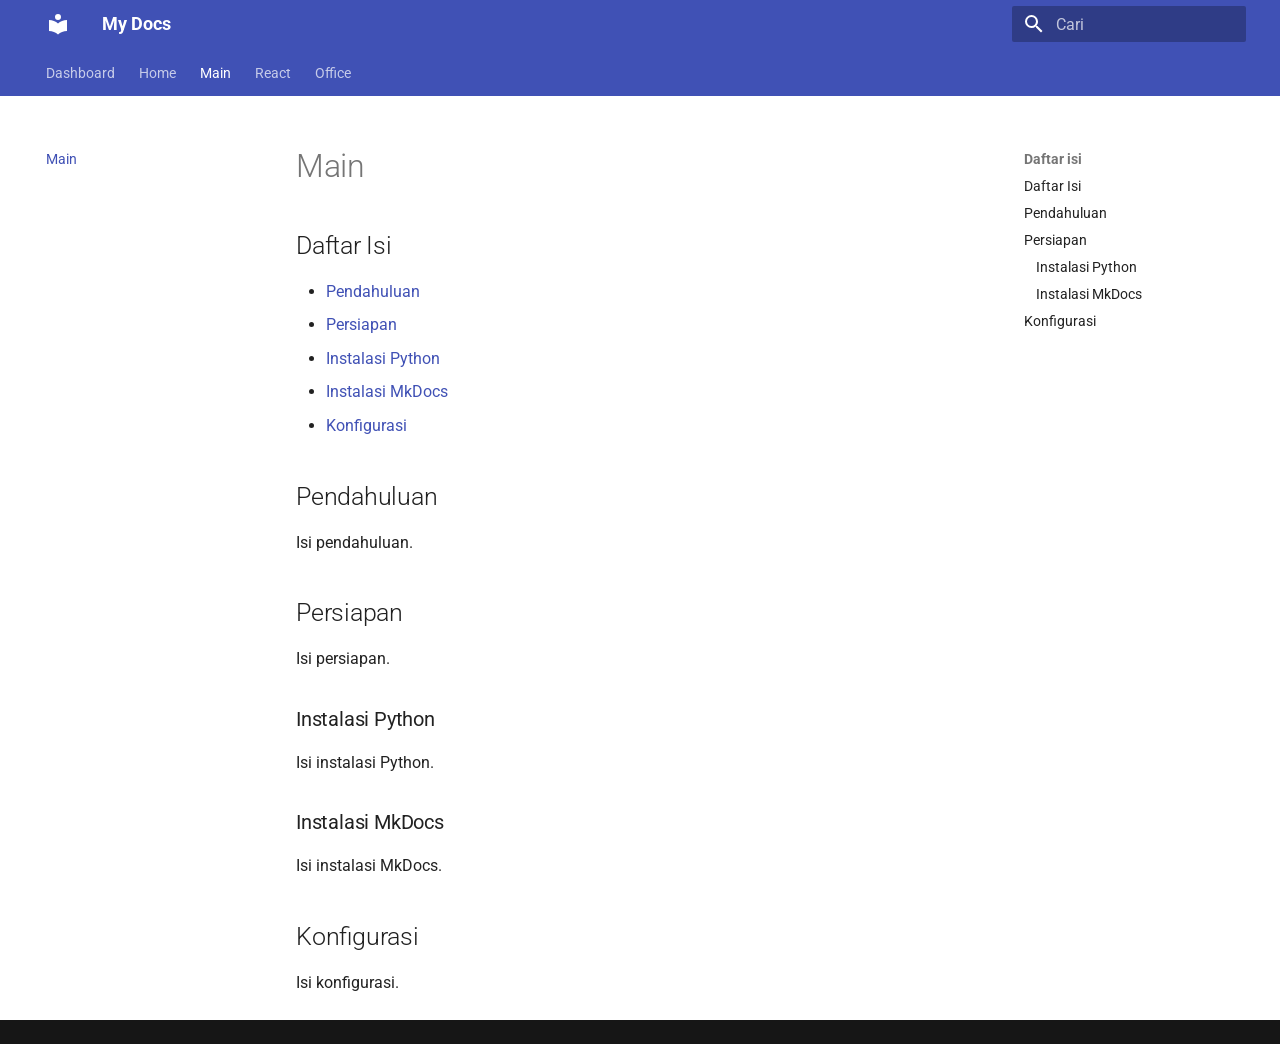
<file: main/index.html>
<!doctype html>
<html lang="id" class="no-js">
  <head>
    
      <meta charset="utf-8">
      <meta name="viewport" content="width=device-width,initial-scale=1">
      
        <meta name="description" content="Dokumentasi">
      
      
        <meta name="author" content="Dodiman">
      
      
      
        <link rel="prev" href="../beranda/">
      
      
        <link rel="next" href="../reactWeb/">
      
      
        
      
      
      <link rel="icon" href="../assets/images/favicon.png">
      <meta name="generator" content="mkdocs-1.6.1, mkdocs-material-9.8.1">
    
    
      
        <title>Main - My Docs</title>
      
    
    
      <link rel="stylesheet" href="../assets/stylesheets/main.57a0d79d.min.css">
      
      


    
    
      
    
    
      
        
        
        <link rel="preconnect" href="https://fonts.gstatic.com" crossorigin>
        <link rel="stylesheet" href="https://fonts.googleapis.com/css?family=Roboto:300,300i,400,400i,700,700i%7CRoboto+Mono:400,400i,700,700i&display=fallback">
        <style>:root{--md-text-font:"Roboto";--md-code-font:"Roboto Mono"}</style>
      
    
    
      <link rel="stylesheet" href="../assets/css/custom.css">
    
    <script>__md_scope=new URL("..",location),__md_hash=e=>[...e].reduce(((e,_)=>(e<<5)-e+_.charCodeAt(0)),0),__md_get=(e,_=localStorage,t=__md_scope)=>JSON.parse(_.getItem(t.pathname+"."+e)),__md_set=(e,_,t=localStorage,a=__md_scope)=>{try{t.setItem(a.pathname+"."+e,JSON.stringify(_))}catch(e){}}</script>
    
      

    
    
  </head>
  
  
    <body dir="ltr">
  
    
    <input class="md-toggle" data-md-toggle="drawer" type="checkbox" id="__drawer" autocomplete="off">
    <input class="md-toggle" data-md-toggle="search" type="checkbox" id="__search" autocomplete="off">
    <label class="md-overlay" for="__drawer"></label>
    <div data-md-component="skip">
      
        
        <a href="#daftar-isi" class="md-skip">
          Lewati ke isi
        </a>
      
    </div>
    <div data-md-component="announce">
      
    </div>
    
    
      

<header class="md-header" data-md-component="header">
  <nav class="md-header__inner md-grid" aria-label="Header">
    <a href=".." title="My Docs" class="md-header__button md-logo" aria-label="My Docs" data-md-component="logo">
      
  
  <svg xmlns="http://www.w3.org/2000/svg" viewBox="0 0 24 24"><path d="M12 8a3 3 0 0 0 3-3 3 3 0 0 0-3-3 3 3 0 0 0-3 3 3 3 0 0 0 3 3m0 3.54C9.64 9.35 6.5 8 3 8v11c3.5 0 6.64 1.35 9 3.54 2.36-2.19 5.5-3.54 9-3.54V8c-3.5 0-6.64 1.35-9 3.54"/></svg>

    </a>
    <label class="md-header__button md-icon" for="__drawer">
      
      <svg xmlns="http://www.w3.org/2000/svg" viewBox="0 0 24 24"><path d="M3 6h18v2H3zm0 5h18v2H3zm0 5h18v2H3z"/></svg>
    </label>
    <div class="md-header__title" data-md-component="header-title">
      <div class="md-header__ellipsis">
        <div class="md-header__topic">
          <span class="md-ellipsis">
            My Docs
          </span>
        </div>
        <div class="md-header__topic" data-md-component="header-topic">
          <span class="md-ellipsis">
            
              Main
            
          </span>
        </div>
      </div>
    </div>
    
    
      <script>var palette=__md_get("__palette");if(palette&&palette.color){if("(prefers-color-scheme)"===palette.color.media){var media=matchMedia("(prefers-color-scheme: light)"),input=document.querySelector(media.matches?"[data-md-color-media='(prefers-color-scheme: light)']":"[data-md-color-media='(prefers-color-scheme: dark)']");palette.color.media=input.getAttribute("data-md-color-media"),palette.color.scheme=input.getAttribute("data-md-color-scheme"),palette.color.primary=input.getAttribute("data-md-color-primary"),palette.color.accent=input.getAttribute("data-md-color-accent")}for(var[key,value]of Object.entries(palette.color))document.body.setAttribute("data-md-color-"+key,value)}</script>
    
    
    
      
      
        <label class="md-header__button md-icon" for="__search">
          
          <svg xmlns="http://www.w3.org/2000/svg" viewBox="0 0 24 24"><path d="M9.5 3A6.5 6.5 0 0 1 16 9.5c0 1.61-.59 3.09-1.56 4.23l.27.27h.79l5 5-1.5 1.5-5-5v-.79l-.27-.27A6.52 6.52 0 0 1 9.5 16 6.5 6.5 0 0 1 3 9.5 6.5 6.5 0 0 1 9.5 3m0 2C7 5 5 7 5 9.5S7 14 9.5 14 14 12 14 9.5 12 5 9.5 5"/></svg>
        </label>
        <div class="md-search" data-md-component="search" role="dialog">
  <label class="md-search__overlay" for="__search"></label>
  <div class="md-search__inner" role="search">
    <form class="md-search__form" name="search">
      <input type="text" class="md-search__input" name="query" aria-label="Cari" placeholder="Cari" autocapitalize="off" autocorrect="off" autocomplete="off" spellcheck="false" data-md-component="search-query" required>
      <label class="md-search__icon md-icon" for="__search">
        
        <svg xmlns="http://www.w3.org/2000/svg" viewBox="0 0 24 24"><path d="M9.5 3A6.5 6.5 0 0 1 16 9.5c0 1.61-.59 3.09-1.56 4.23l.27.27h.79l5 5-1.5 1.5-5-5v-.79l-.27-.27A6.52 6.52 0 0 1 9.5 16 6.5 6.5 0 0 1 3 9.5 6.5 6.5 0 0 1 9.5 3m0 2C7 5 5 7 5 9.5S7 14 9.5 14 14 12 14 9.5 12 5 9.5 5"/></svg>
        
        <svg xmlns="http://www.w3.org/2000/svg" viewBox="0 0 24 24"><path d="M20 11v2H8l5.5 5.5-1.42 1.42L4.16 12l7.92-7.92L13.5 5.5 8 11z"/></svg>
      </label>
      <nav class="md-search__options" aria-label="Cari">
        
        <button type="reset" class="md-search__icon md-icon" title="Kosongkan" aria-label="Kosongkan" tabindex="-1">
          
          <svg xmlns="http://www.w3.org/2000/svg" viewBox="0 0 24 24"><path d="M19 6.41 17.59 5 12 10.59 6.41 5 5 6.41 10.59 12 5 17.59 6.41 19 12 13.41 17.59 19 19 17.59 13.41 12z"/></svg>
        </button>
      </nav>
      
        <div class="md-search__suggest" data-md-component="search-suggest"></div>
      
    </form>
    <div class="md-search__output">
      <div class="md-search__scrollwrap" tabindex="0" data-md-scrollfix>
        <div class="md-search-result" data-md-component="search-result">
          <div class="md-search-result__meta">
            Mempersiapkan pencarian
          </div>
          <ol class="md-search-result__list" role="presentation"></ol>
        </div>
      </div>
    </div>
  </div>
</div>
      
    
    
  </nav>
  
</header>
    
    <div class="md-container" data-md-component="container">
      
      
        
          
            
<nav class="md-tabs" aria-label="Tab" data-md-component="tabs">
  <div class="md-grid">
    <ul class="md-tabs__list">
      
        
  
  
  
  
    
    
      
  
  
  
  
    
    
      <li class="md-tabs__item">
        <a href=".." class="md-tabs__link">
          
  
  
  Dashboard

        </a>
      </li>
    
  

    
  

      
        
  
  
  
  
    <li class="md-tabs__item">
      <a href="../beranda/" class="md-tabs__link">
        
  
  
    
  
  Home

      </a>
    </li>
  

      
        
  
  
  
    
  
  
    <li class="md-tabs__item md-tabs__item--active">
      <a href="./" class="md-tabs__link">
        
  
  
    
  
  Main

      </a>
    </li>
  

      
        
  
  
  
  
    
    
      
  
  
  
  
    
    
      <li class="md-tabs__item">
        <a href="../reactWeb/" class="md-tabs__link">
          
  
  
  React

        </a>
      </li>
    
  

    
  

      
        
  
  
  
  
    
    
      
  
  
  
  
    
    
      <li class="md-tabs__item">
        <a href="../office/excel/pendahuluan/" class="md-tabs__link">
          
  
  
  Office

        </a>
      </li>
    
  

    
  

      
    </ul>
  </div>
</nav>
          
        
      
      <main class="md-main" data-md-component="main">
        <div class="md-main__inner md-grid">
          
            
              
              <div class="md-sidebar md-sidebar--primary" data-md-component="sidebar" data-md-type="navigation" >
                <div class="md-sidebar__scrollwrap">
                  <div class="md-sidebar__inner">
                    


  


<nav class="md-nav md-nav--primary md-nav--lifted" aria-label="Navigasi" data-md-level="0">
  <label class="md-nav__title" for="__drawer">
    <a href=".." title="My Docs" class="md-nav__button md-logo" aria-label="My Docs" data-md-component="logo">
      
  
  <svg xmlns="http://www.w3.org/2000/svg" viewBox="0 0 24 24"><path d="M12 8a3 3 0 0 0 3-3 3 3 0 0 0-3-3 3 3 0 0 0-3 3 3 3 0 0 0 3 3m0 3.54C9.64 9.35 6.5 8 3 8v11c3.5 0 6.64 1.35 9 3.54 2.36-2.19 5.5-3.54 9-3.54V8c-3.5 0-6.64 1.35-9 3.54"/></svg>

    </a>
    My Docs
  </label>
  
  <ul class="md-nav__list" data-md-scrollfix>
    
      
      
  
  
  
  
    
    
    
    
      
      
        
      
    
    
    <li class="md-nav__item md-nav__item--nested">
      
        
        
          
        
        <input class="md-nav__toggle md-toggle md-toggle--indeterminate" type="checkbox" id="__nav_1" >
        
          
          <label class="md-nav__link" for="__nav_1" id="__nav_1_label" tabindex="0">
            
  
  
  <span class="md-ellipsis">
    
  
    Dashboard
  

    
  </span>
  
  

            <span class="md-nav__icon md-icon"></span>
          </label>
        
        <nav class="md-nav" data-md-level="1" aria-labelledby="__nav_1_label" aria-expanded="false">
          <label class="md-nav__title" for="__nav_1">
            <span class="md-nav__icon md-icon"></span>
            
  
    Dashboard
  

          </label>
          <ul class="md-nav__list" data-md-scrollfix>
            
              
                
  
  
  
  
    
    
    
    
      
      
        
      
    
    
    <li class="md-nav__item md-nav__item--nested">
      
        
        
          
        
        <input class="md-nav__toggle md-toggle md-toggle--indeterminate" type="checkbox" id="__nav_1_1" >
        
          
          <label class="md-nav__link" for="__nav_1_1" id="__nav_1_1_label" tabindex="0">
            
  
  
  <span class="md-ellipsis">
    
  
    Data
  

    
  </span>
  
  

            <span class="md-nav__icon md-icon"></span>
          </label>
        
        <nav class="md-nav" data-md-level="2" aria-labelledby="__nav_1_1_label" aria-expanded="false">
          <label class="md-nav__title" for="__nav_1_1">
            <span class="md-nav__icon md-icon"></span>
            
  
    Data
  

          </label>
          <ul class="md-nav__list" data-md-scrollfix>
            
              
                
  
  
  
  
    <li class="md-nav__item">
      <a href=".." class="md-nav__link">
        
  
  
  <span class="md-ellipsis">
    
  
    instalasi
  

    
  </span>
  
  

      </a>
    </li>
  

              
            
              
                
  
  
  
  
    <li class="md-nav__item">
      <a href="../python/" class="md-nav__link">
        
  
  
  <span class="md-ellipsis">
    
  
    homenya
  

    
  </span>
  
  

      </a>
    </li>
  

              
            
          </ul>
        </nav>
      
    </li>
  

              
            
          </ul>
        </nav>
      
    </li>
  

    
      
      
  
  
  
  
    <li class="md-nav__item">
      <a href="../beranda/" class="md-nav__link">
        
  
  
  <span class="md-ellipsis">
    
  
    Home
  

    
  </span>
  
  

      </a>
    </li>
  

    
      
      
  
  
    
  
  
  
    <li class="md-nav__item md-nav__item--active">
      
      <input class="md-nav__toggle md-toggle" type="checkbox" id="__toc">
      
      
      
        <label class="md-nav__link md-nav__link--active" for="__toc">
          
  
  
  <span class="md-ellipsis">
    
  
    Main
  

    
  </span>
  
  

          <span class="md-nav__icon md-icon"></span>
        </label>
      
      <a href="./" class="md-nav__link md-nav__link--active">
        
  
  
  <span class="md-ellipsis">
    
  
    Main
  

    
  </span>
  
  

      </a>
      
        

<nav class="md-nav md-nav--secondary" aria-label="Daftar isi">
  
  
  
  
    <label class="md-nav__title" for="__toc">
      <span class="md-nav__icon md-icon"></span>
      Daftar isi
    </label>
    <ul class="md-nav__list" data-md-component="toc" data-md-scrollfix>
      
        <li class="md-nav__item">
  <a href="#daftar-isi" class="md-nav__link">
    <span class="md-ellipsis">
      
        Daftar Isi
      
    </span>
  </a>
  
</li>
      
        <li class="md-nav__item">
  <a href="#pendahuluan" class="md-nav__link">
    <span class="md-ellipsis">
      
        Pendahuluan
      
    </span>
  </a>
  
</li>
      
        <li class="md-nav__item">
  <a href="#persiapan" class="md-nav__link">
    <span class="md-ellipsis">
      
        Persiapan
      
    </span>
  </a>
  
    <nav class="md-nav" aria-label="Persiapan">
      <ul class="md-nav__list">
        
          <li class="md-nav__item">
  <a href="#instalasi-python" class="md-nav__link">
    <span class="md-ellipsis">
      
        Instalasi Python
      
    </span>
  </a>
  
</li>
        
          <li class="md-nav__item">
  <a href="#instalasi-mkdocs" class="md-nav__link">
    <span class="md-ellipsis">
      
        Instalasi MkDocs
      
    </span>
  </a>
  
</li>
        
      </ul>
    </nav>
  
</li>
      
        <li class="md-nav__item">
  <a href="#konfigurasi" class="md-nav__link">
    <span class="md-ellipsis">
      
        Konfigurasi
      
    </span>
  </a>
  
</li>
      
    </ul>
  
</nav>
      
    </li>
  

    
      
      
  
  
  
  
    
    
    
    
      
      
        
      
    
    
    <li class="md-nav__item md-nav__item--nested">
      
        
        
          
        
        <input class="md-nav__toggle md-toggle md-toggle--indeterminate" type="checkbox" id="__nav_4" >
        
          
          <label class="md-nav__link" for="__nav_4" id="__nav_4_label" tabindex="0">
            
  
  
  <span class="md-ellipsis">
    
  
    React
  

    
  </span>
  
  

            <span class="md-nav__icon md-icon"></span>
          </label>
        
        <nav class="md-nav" data-md-level="1" aria-labelledby="__nav_4_label" aria-expanded="false">
          <label class="md-nav__title" for="__nav_4">
            <span class="md-nav__icon md-icon"></span>
            
  
    React
  

          </label>
          <ul class="md-nav__list" data-md-scrollfix>
            
              
                
  
  
  
  
    
    
    
    
      
      
        
      
    
    
    <li class="md-nav__item md-nav__item--nested">
      
        
        
          
        
        <input class="md-nav__toggle md-toggle md-toggle--indeterminate" type="checkbox" id="__nav_4_1" >
        
          
          <label class="md-nav__link" for="__nav_4_1" id="__nav_4_1_label" tabindex="0">
            
  
  
  <span class="md-ellipsis">
    
  
    web
  

    
  </span>
  
  

            <span class="md-nav__icon md-icon"></span>
          </label>
        
        <nav class="md-nav" data-md-level="2" aria-labelledby="__nav_4_1_label" aria-expanded="false">
          <label class="md-nav__title" for="__nav_4_1">
            <span class="md-nav__icon md-icon"></span>
            
  
    web
  

          </label>
          <ul class="md-nav__list" data-md-scrollfix>
            
              
                
  
  
  
  
    <li class="md-nav__item">
      <a href="../reactWeb/" class="md-nav__link">
        
  
  
  <span class="md-ellipsis">
    
  
    index
  

    
  </span>
  
  

      </a>
    </li>
  

              
            
          </ul>
        </nav>
      
    </li>
  

              
            
          </ul>
        </nav>
      
    </li>
  

    
      
      
  
  
  
  
    
    
    
    
      
      
        
      
    
    
    <li class="md-nav__item md-nav__item--nested">
      
        
        
          
        
        <input class="md-nav__toggle md-toggle md-toggle--indeterminate" type="checkbox" id="__nav_5" >
        
          
          <label class="md-nav__link" for="__nav_5" id="__nav_5_label" tabindex="0">
            
  
  
  <span class="md-ellipsis">
    
  
    Office
  

    
  </span>
  
  

            <span class="md-nav__icon md-icon"></span>
          </label>
        
        <nav class="md-nav" data-md-level="1" aria-labelledby="__nav_5_label" aria-expanded="false">
          <label class="md-nav__title" for="__nav_5">
            <span class="md-nav__icon md-icon"></span>
            
  
    Office
  

          </label>
          <ul class="md-nav__list" data-md-scrollfix>
            
              
                
  
  
  
  
    
    
    
    
      
      
        
      
    
    
    <li class="md-nav__item md-nav__item--nested">
      
        
        
          
        
        <input class="md-nav__toggle md-toggle md-toggle--indeterminate" type="checkbox" id="__nav_5_1" >
        
          
          <label class="md-nav__link" for="__nav_5_1" id="__nav_5_1_label" tabindex="0">
            
  
  
  <span class="md-ellipsis">
    
  
    Excel
  

    
  </span>
  
  

            <span class="md-nav__icon md-icon"></span>
          </label>
        
        <nav class="md-nav" data-md-level="2" aria-labelledby="__nav_5_1_label" aria-expanded="false">
          <label class="md-nav__title" for="__nav_5_1">
            <span class="md-nav__icon md-icon"></span>
            
  
    Excel
  

          </label>
          <ul class="md-nav__list" data-md-scrollfix>
            
              
                
  
  
  
  
    <li class="md-nav__item">
      <a href="../office/excel/pendahuluan/" class="md-nav__link">
        
  
  
  <span class="md-ellipsis">
    
  
    pendahuluan
  

    
  </span>
  
  

      </a>
    </li>
  

              
            
          </ul>
        </nav>
      
    </li>
  

              
            
          </ul>
        </nav>
      
    </li>
  

    
  </ul>
</nav>
                  </div>
                </div>
              </div>
            
            
              
              <div class="md-sidebar md-sidebar--secondary" data-md-component="sidebar" data-md-type="toc" >
                <div class="md-sidebar__scrollwrap">
                  <div class="md-sidebar__inner">
                    

<nav class="md-nav md-nav--secondary" aria-label="Daftar isi">
  
  
  
  
    <label class="md-nav__title" for="__toc">
      <span class="md-nav__icon md-icon"></span>
      Daftar isi
    </label>
    <ul class="md-nav__list" data-md-component="toc" data-md-scrollfix>
      
        <li class="md-nav__item">
  <a href="#daftar-isi" class="md-nav__link">
    <span class="md-ellipsis">
      
        Daftar Isi
      
    </span>
  </a>
  
</li>
      
        <li class="md-nav__item">
  <a href="#pendahuluan" class="md-nav__link">
    <span class="md-ellipsis">
      
        Pendahuluan
      
    </span>
  </a>
  
</li>
      
        <li class="md-nav__item">
  <a href="#persiapan" class="md-nav__link">
    <span class="md-ellipsis">
      
        Persiapan
      
    </span>
  </a>
  
    <nav class="md-nav" aria-label="Persiapan">
      <ul class="md-nav__list">
        
          <li class="md-nav__item">
  <a href="#instalasi-python" class="md-nav__link">
    <span class="md-ellipsis">
      
        Instalasi Python
      
    </span>
  </a>
  
</li>
        
          <li class="md-nav__item">
  <a href="#instalasi-mkdocs" class="md-nav__link">
    <span class="md-ellipsis">
      
        Instalasi MkDocs
      
    </span>
  </a>
  
</li>
        
      </ul>
    </nav>
  
</li>
      
        <li class="md-nav__item">
  <a href="#konfigurasi" class="md-nav__link">
    <span class="md-ellipsis">
      
        Konfigurasi
      
    </span>
  </a>
  
</li>
      
    </ul>
  
</nav>
                  </div>
                </div>
              </div>
            
          
          
            <div class="md-content" data-md-component="content">
              
              <article class="md-content__inner md-typeset">
                
                  



  <h1>Main</h1>

<h2 id="daftar-isi">Daftar Isi</h2>
<ul>
<li><a href="#pendahuluan">Pendahuluan</a></li>
<li><a href="#persiapan">Persiapan</a></li>
<li><a href="#instalasi-python">Instalasi Python</a></li>
<li><a href="#instalasi-mkdocs">Instalasi MkDocs</a></li>
<li><a href="#konfigurasi">Konfigurasi</a></li>
</ul>
<h2 id="pendahuluan">Pendahuluan</h2>
<p>Isi pendahuluan.</p>
<h2 id="persiapan">Persiapan</h2>
<p>Isi persiapan.</p>
<h3 id="instalasi-python">Instalasi Python</h3>
<p>Isi instalasi Python.</p>
<h3 id="instalasi-mkdocs">Instalasi MkDocs</h3>
<p>Isi instalasi MkDocs.</p>
<h2 id="konfigurasi">Konfigurasi</h2>
<p>Isi konfigurasi.</p>












                
              </article>
            </div>
          
          
<script>var target=document.getElementById(location.hash.slice(1));target&&target.name&&(target.checked=target.name.startsWith("__tabbed_"))</script>
        </div>
        
          <button type="button" class="md-top md-icon" data-md-component="top" hidden>
  
  <svg xmlns="http://www.w3.org/2000/svg" viewBox="0 0 24 24"><path d="M13 20h-2V8l-5.5 5.5-1.42-1.42L12 4.16l7.92 7.92-1.42 1.42L13 8z"/></svg>
  Kembali ke atas
</button>
        
      </main>
      
        <footer class="md-footer">
  
  <div class="md-footer-meta md-typeset">
    <div class="md-footer-meta__inner md-grid">
      <div class="md-copyright">
  
  
</div>
      
    </div>
  </div>
</footer>
      
    </div>
    <div class="md-dialog" data-md-component="dialog">
      <div class="md-dialog__inner md-typeset"></div>
    </div>
    
    
    
      
      
      <script id="__config" type="application/json">{"annotate": null, "base": "..", "features": ["navigation.tabs", "navigation.top", "navigation.sections", "navigation.expand", "search.suggest", "search.highlight", "content.code.copy"], "search": "../assets/javascripts/workers/search.a7633da7.min.js", "tags": null, "translations": {"clipboard.copied": "Tersalin ke clipboard", "clipboard.copy": "Salin ke clipboard", "search.result.more.one": "1 lagi di halaman ini", "search.result.more.other": "# lagi di halaman ini", "search.result.none": "Tidak ada dokumen yang sesuai", "search.result.one": "1 dokumen ditemukan", "search.result.other": "# dokumen ditemukan", "search.result.placeholder": "Ketik untuk mulai pencarian", "search.result.term.missing": "Tidak ada", "select.version": "Pilih versi"}, "version": null}</script>
    
    
      <script src="../assets/javascripts/bundle.a5f9d56c.min.js"></script>
      
    
  </body>
</html>
</file>
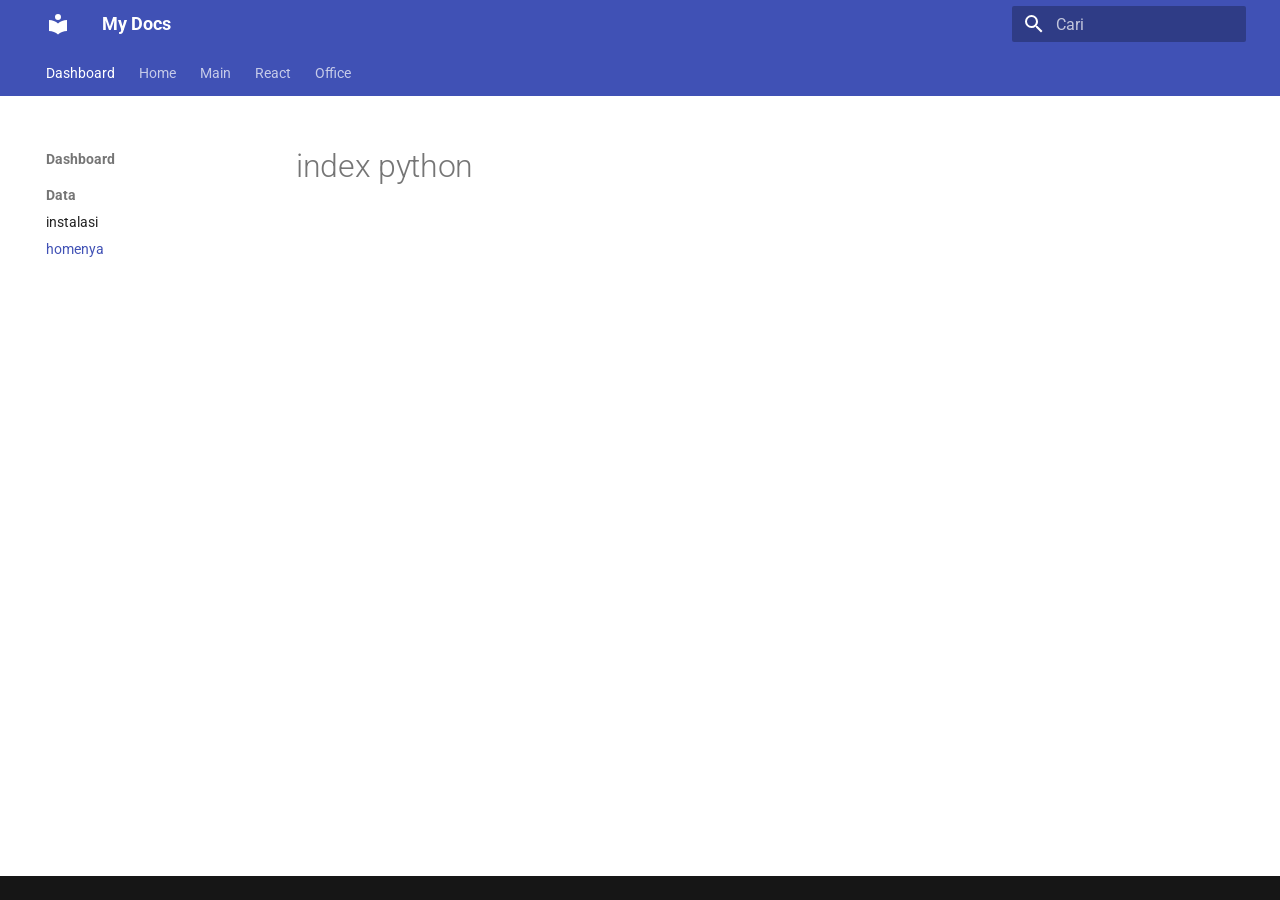
<file: python/index.html>
<!doctype html>
<html lang="id" class="no-js">
  <head>
    
      <meta charset="utf-8">
      <meta name="viewport" content="width=device-width,initial-scale=1">
      
        <meta name="description" content="Dokumentasi">
      
      
        <meta name="author" content="Dodiman">
      
      
      
        <link rel="prev" href="..">
      
      
        <link rel="next" href="../beranda/">
      
      
        
      
      
      <link rel="icon" href="../assets/images/favicon.png">
      <meta name="generator" content="mkdocs-1.6.1, mkdocs-material-9.8.1">
    
    
      
        <title>homenya - My Docs</title>
      
    
    
      <link rel="stylesheet" href="../assets/stylesheets/main.57a0d79d.min.css">
      
      


    
    
      
    
    
      
        
        
        <link rel="preconnect" href="https://fonts.gstatic.com" crossorigin>
        <link rel="stylesheet" href="https://fonts.googleapis.com/css?family=Roboto:300,300i,400,400i,700,700i%7CRoboto+Mono:400,400i,700,700i&display=fallback">
        <style>:root{--md-text-font:"Roboto";--md-code-font:"Roboto Mono"}</style>
      
    
    
      <link rel="stylesheet" href="../assets/css/custom.css">
    
    <script>__md_scope=new URL("..",location),__md_hash=e=>[...e].reduce(((e,_)=>(e<<5)-e+_.charCodeAt(0)),0),__md_get=(e,_=localStorage,t=__md_scope)=>JSON.parse(_.getItem(t.pathname+"."+e)),__md_set=(e,_,t=localStorage,a=__md_scope)=>{try{t.setItem(a.pathname+"."+e,JSON.stringify(_))}catch(e){}}</script>
    
      

    
    
  </head>
  
  
    <body dir="ltr">
  
    
    <input class="md-toggle" data-md-toggle="drawer" type="checkbox" id="__drawer" autocomplete="off">
    <input class="md-toggle" data-md-toggle="search" type="checkbox" id="__search" autocomplete="off">
    <label class="md-overlay" for="__drawer"></label>
    <div data-md-component="skip">
      
        
        <a href="#index-python" class="md-skip">
          Lewati ke isi
        </a>
      
    </div>
    <div data-md-component="announce">
      
    </div>
    
    
      

<header class="md-header" data-md-component="header">
  <nav class="md-header__inner md-grid" aria-label="Header">
    <a href=".." title="My Docs" class="md-header__button md-logo" aria-label="My Docs" data-md-component="logo">
      
  
  <svg xmlns="http://www.w3.org/2000/svg" viewBox="0 0 24 24"><path d="M12 8a3 3 0 0 0 3-3 3 3 0 0 0-3-3 3 3 0 0 0-3 3 3 3 0 0 0 3 3m0 3.54C9.64 9.35 6.5 8 3 8v11c3.5 0 6.64 1.35 9 3.54 2.36-2.19 5.5-3.54 9-3.54V8c-3.5 0-6.64 1.35-9 3.54"/></svg>

    </a>
    <label class="md-header__button md-icon" for="__drawer">
      
      <svg xmlns="http://www.w3.org/2000/svg" viewBox="0 0 24 24"><path d="M3 6h18v2H3zm0 5h18v2H3zm0 5h18v2H3z"/></svg>
    </label>
    <div class="md-header__title" data-md-component="header-title">
      <div class="md-header__ellipsis">
        <div class="md-header__topic">
          <span class="md-ellipsis">
            My Docs
          </span>
        </div>
        <div class="md-header__topic" data-md-component="header-topic">
          <span class="md-ellipsis">
            
              homenya
            
          </span>
        </div>
      </div>
    </div>
    
    
      <script>var palette=__md_get("__palette");if(palette&&palette.color){if("(prefers-color-scheme)"===palette.color.media){var media=matchMedia("(prefers-color-scheme: light)"),input=document.querySelector(media.matches?"[data-md-color-media='(prefers-color-scheme: light)']":"[data-md-color-media='(prefers-color-scheme: dark)']");palette.color.media=input.getAttribute("data-md-color-media"),palette.color.scheme=input.getAttribute("data-md-color-scheme"),palette.color.primary=input.getAttribute("data-md-color-primary"),palette.color.accent=input.getAttribute("data-md-color-accent")}for(var[key,value]of Object.entries(palette.color))document.body.setAttribute("data-md-color-"+key,value)}</script>
    
    
    
      
      
        <label class="md-header__button md-icon" for="__search">
          
          <svg xmlns="http://www.w3.org/2000/svg" viewBox="0 0 24 24"><path d="M9.5 3A6.5 6.5 0 0 1 16 9.5c0 1.61-.59 3.09-1.56 4.23l.27.27h.79l5 5-1.5 1.5-5-5v-.79l-.27-.27A6.52 6.52 0 0 1 9.5 16 6.5 6.5 0 0 1 3 9.5 6.5 6.5 0 0 1 9.5 3m0 2C7 5 5 7 5 9.5S7 14 9.5 14 14 12 14 9.5 12 5 9.5 5"/></svg>
        </label>
        <div class="md-search" data-md-component="search" role="dialog">
  <label class="md-search__overlay" for="__search"></label>
  <div class="md-search__inner" role="search">
    <form class="md-search__form" name="search">
      <input type="text" class="md-search__input" name="query" aria-label="Cari" placeholder="Cari" autocapitalize="off" autocorrect="off" autocomplete="off" spellcheck="false" data-md-component="search-query" required>
      <label class="md-search__icon md-icon" for="__search">
        
        <svg xmlns="http://www.w3.org/2000/svg" viewBox="0 0 24 24"><path d="M9.5 3A6.5 6.5 0 0 1 16 9.5c0 1.61-.59 3.09-1.56 4.23l.27.27h.79l5 5-1.5 1.5-5-5v-.79l-.27-.27A6.52 6.52 0 0 1 9.5 16 6.5 6.5 0 0 1 3 9.5 6.5 6.5 0 0 1 9.5 3m0 2C7 5 5 7 5 9.5S7 14 9.5 14 14 12 14 9.5 12 5 9.5 5"/></svg>
        
        <svg xmlns="http://www.w3.org/2000/svg" viewBox="0 0 24 24"><path d="M20 11v2H8l5.5 5.5-1.42 1.42L4.16 12l7.92-7.92L13.5 5.5 8 11z"/></svg>
      </label>
      <nav class="md-search__options" aria-label="Cari">
        
        <button type="reset" class="md-search__icon md-icon" title="Kosongkan" aria-label="Kosongkan" tabindex="-1">
          
          <svg xmlns="http://www.w3.org/2000/svg" viewBox="0 0 24 24"><path d="M19 6.41 17.59 5 12 10.59 6.41 5 5 6.41 10.59 12 5 17.59 6.41 19 12 13.41 17.59 19 19 17.59 13.41 12z"/></svg>
        </button>
      </nav>
      
        <div class="md-search__suggest" data-md-component="search-suggest"></div>
      
    </form>
    <div class="md-search__output">
      <div class="md-search__scrollwrap" tabindex="0" data-md-scrollfix>
        <div class="md-search-result" data-md-component="search-result">
          <div class="md-search-result__meta">
            Mempersiapkan pencarian
          </div>
          <ol class="md-search-result__list" role="presentation"></ol>
        </div>
      </div>
    </div>
  </div>
</div>
      
    
    
  </nav>
  
</header>
    
    <div class="md-container" data-md-component="container">
      
      
        
          
            
<nav class="md-tabs" aria-label="Tab" data-md-component="tabs">
  <div class="md-grid">
    <ul class="md-tabs__list">
      
        
  
  
  
    
  
  
    
    
      
  
  
  
    
  
  
    
    
      <li class="md-tabs__item md-tabs__item--active">
        <a href=".." class="md-tabs__link">
          
  
  
  Dashboard

        </a>
      </li>
    
  

    
  

      
        
  
  
  
  
    <li class="md-tabs__item">
      <a href="../beranda/" class="md-tabs__link">
        
  
  
    
  
  Home

      </a>
    </li>
  

      
        
  
  
  
  
    <li class="md-tabs__item">
      <a href="../main/" class="md-tabs__link">
        
  
  
    
  
  Main

      </a>
    </li>
  

      
        
  
  
  
  
    
    
      
  
  
  
  
    
    
      <li class="md-tabs__item">
        <a href="../reactWeb/" class="md-tabs__link">
          
  
  
  React

        </a>
      </li>
    
  

    
  

      
        
  
  
  
  
    
    
      
  
  
  
  
    
    
      <li class="md-tabs__item">
        <a href="../office/excel/pendahuluan/" class="md-tabs__link">
          
  
  
  Office

        </a>
      </li>
    
  

    
  

      
    </ul>
  </div>
</nav>
          
        
      
      <main class="md-main" data-md-component="main">
        <div class="md-main__inner md-grid">
          
            
              
              <div class="md-sidebar md-sidebar--primary" data-md-component="sidebar" data-md-type="navigation" >
                <div class="md-sidebar__scrollwrap">
                  <div class="md-sidebar__inner">
                    


  


<nav class="md-nav md-nav--primary md-nav--lifted" aria-label="Navigasi" data-md-level="0">
  <label class="md-nav__title" for="__drawer">
    <a href=".." title="My Docs" class="md-nav__button md-logo" aria-label="My Docs" data-md-component="logo">
      
  
  <svg xmlns="http://www.w3.org/2000/svg" viewBox="0 0 24 24"><path d="M12 8a3 3 0 0 0 3-3 3 3 0 0 0-3-3 3 3 0 0 0-3 3 3 3 0 0 0 3 3m0 3.54C9.64 9.35 6.5 8 3 8v11c3.5 0 6.64 1.35 9 3.54 2.36-2.19 5.5-3.54 9-3.54V8c-3.5 0-6.64 1.35-9 3.54"/></svg>

    </a>
    My Docs
  </label>
  
  <ul class="md-nav__list" data-md-scrollfix>
    
      
      
  
  
    
  
  
  
    
    
    
    
      
        
        
      
      
        
      
    
    
    <li class="md-nav__item md-nav__item--active md-nav__item--section md-nav__item--nested">
      
        
        
        <input class="md-nav__toggle md-toggle " type="checkbox" id="__nav_1" checked>
        
          
          <label class="md-nav__link" for="__nav_1" id="__nav_1_label" tabindex="">
            
  
  
  <span class="md-ellipsis">
    
  
    Dashboard
  

    
  </span>
  
  

            <span class="md-nav__icon md-icon"></span>
          </label>
        
        <nav class="md-nav" data-md-level="1" aria-labelledby="__nav_1_label" aria-expanded="true">
          <label class="md-nav__title" for="__nav_1">
            <span class="md-nav__icon md-icon"></span>
            
  
    Dashboard
  

          </label>
          <ul class="md-nav__list" data-md-scrollfix>
            
              
                
  
  
    
  
  
  
    
    
    
    
      
      
        
          
          
        
      
    
    
    <li class="md-nav__item md-nav__item--active md-nav__item--section md-nav__item--nested">
      
        
        
        <input class="md-nav__toggle md-toggle " type="checkbox" id="__nav_1_1" checked>
        
          
          <label class="md-nav__link" for="__nav_1_1" id="__nav_1_1_label" tabindex="">
            
  
  
  <span class="md-ellipsis">
    
  
    Data
  

    
  </span>
  
  

            <span class="md-nav__icon md-icon"></span>
          </label>
        
        <nav class="md-nav" data-md-level="2" aria-labelledby="__nav_1_1_label" aria-expanded="true">
          <label class="md-nav__title" for="__nav_1_1">
            <span class="md-nav__icon md-icon"></span>
            
  
    Data
  

          </label>
          <ul class="md-nav__list" data-md-scrollfix>
            
              
                
  
  
  
  
    <li class="md-nav__item">
      <a href=".." class="md-nav__link">
        
  
  
  <span class="md-ellipsis">
    
  
    instalasi
  

    
  </span>
  
  

      </a>
    </li>
  

              
            
              
                
  
  
    
  
  
  
    <li class="md-nav__item md-nav__item--active">
      
      <input class="md-nav__toggle md-toggle" type="checkbox" id="__toc">
      
      
        
      
      
      <a href="./" class="md-nav__link md-nav__link--active">
        
  
  
  <span class="md-ellipsis">
    
  
    homenya
  

    
  </span>
  
  

      </a>
      
    </li>
  

              
            
          </ul>
        </nav>
      
    </li>
  

              
            
          </ul>
        </nav>
      
    </li>
  

    
      
      
  
  
  
  
    <li class="md-nav__item">
      <a href="../beranda/" class="md-nav__link">
        
  
  
  <span class="md-ellipsis">
    
  
    Home
  

    
  </span>
  
  

      </a>
    </li>
  

    
      
      
  
  
  
  
    <li class="md-nav__item">
      <a href="../main/" class="md-nav__link">
        
  
  
  <span class="md-ellipsis">
    
  
    Main
  

    
  </span>
  
  

      </a>
    </li>
  

    
      
      
  
  
  
  
    
    
    
    
      
      
        
      
    
    
    <li class="md-nav__item md-nav__item--nested">
      
        
        
          
        
        <input class="md-nav__toggle md-toggle md-toggle--indeterminate" type="checkbox" id="__nav_4" >
        
          
          <label class="md-nav__link" for="__nav_4" id="__nav_4_label" tabindex="0">
            
  
  
  <span class="md-ellipsis">
    
  
    React
  

    
  </span>
  
  

            <span class="md-nav__icon md-icon"></span>
          </label>
        
        <nav class="md-nav" data-md-level="1" aria-labelledby="__nav_4_label" aria-expanded="false">
          <label class="md-nav__title" for="__nav_4">
            <span class="md-nav__icon md-icon"></span>
            
  
    React
  

          </label>
          <ul class="md-nav__list" data-md-scrollfix>
            
              
                
  
  
  
  
    
    
    
    
      
      
        
      
    
    
    <li class="md-nav__item md-nav__item--nested">
      
        
        
          
        
        <input class="md-nav__toggle md-toggle md-toggle--indeterminate" type="checkbox" id="__nav_4_1" >
        
          
          <label class="md-nav__link" for="__nav_4_1" id="__nav_4_1_label" tabindex="0">
            
  
  
  <span class="md-ellipsis">
    
  
    web
  

    
  </span>
  
  

            <span class="md-nav__icon md-icon"></span>
          </label>
        
        <nav class="md-nav" data-md-level="2" aria-labelledby="__nav_4_1_label" aria-expanded="false">
          <label class="md-nav__title" for="__nav_4_1">
            <span class="md-nav__icon md-icon"></span>
            
  
    web
  

          </label>
          <ul class="md-nav__list" data-md-scrollfix>
            
              
                
  
  
  
  
    <li class="md-nav__item">
      <a href="../reactWeb/" class="md-nav__link">
        
  
  
  <span class="md-ellipsis">
    
  
    index
  

    
  </span>
  
  

      </a>
    </li>
  

              
            
          </ul>
        </nav>
      
    </li>
  

              
            
          </ul>
        </nav>
      
    </li>
  

    
      
      
  
  
  
  
    
    
    
    
      
      
        
      
    
    
    <li class="md-nav__item md-nav__item--nested">
      
        
        
          
        
        <input class="md-nav__toggle md-toggle md-toggle--indeterminate" type="checkbox" id="__nav_5" >
        
          
          <label class="md-nav__link" for="__nav_5" id="__nav_5_label" tabindex="0">
            
  
  
  <span class="md-ellipsis">
    
  
    Office
  

    
  </span>
  
  

            <span class="md-nav__icon md-icon"></span>
          </label>
        
        <nav class="md-nav" data-md-level="1" aria-labelledby="__nav_5_label" aria-expanded="false">
          <label class="md-nav__title" for="__nav_5">
            <span class="md-nav__icon md-icon"></span>
            
  
    Office
  

          </label>
          <ul class="md-nav__list" data-md-scrollfix>
            
              
                
  
  
  
  
    
    
    
    
      
      
        
      
    
    
    <li class="md-nav__item md-nav__item--nested">
      
        
        
          
        
        <input class="md-nav__toggle md-toggle md-toggle--indeterminate" type="checkbox" id="__nav_5_1" >
        
          
          <label class="md-nav__link" for="__nav_5_1" id="__nav_5_1_label" tabindex="0">
            
  
  
  <span class="md-ellipsis">
    
  
    Excel
  

    
  </span>
  
  

            <span class="md-nav__icon md-icon"></span>
          </label>
        
        <nav class="md-nav" data-md-level="2" aria-labelledby="__nav_5_1_label" aria-expanded="false">
          <label class="md-nav__title" for="__nav_5_1">
            <span class="md-nav__icon md-icon"></span>
            
  
    Excel
  

          </label>
          <ul class="md-nav__list" data-md-scrollfix>
            
              
                
  
  
  
  
    <li class="md-nav__item">
      <a href="../office/excel/pendahuluan/" class="md-nav__link">
        
  
  
  <span class="md-ellipsis">
    
  
    pendahuluan
  

    
  </span>
  
  

      </a>
    </li>
  

              
            
          </ul>
        </nav>
      
    </li>
  

              
            
          </ul>
        </nav>
      
    </li>
  

    
  </ul>
</nav>
                  </div>
                </div>
              </div>
            
            
              
              <div class="md-sidebar md-sidebar--secondary" data-md-component="sidebar" data-md-type="toc" >
                <div class="md-sidebar__scrollwrap">
                  <div class="md-sidebar__inner">
                    

<nav class="md-nav md-nav--secondary" aria-label="Daftar isi">
  
  
  
    
  
  
</nav>
                  </div>
                </div>
              </div>
            
          
          
            <div class="md-content" data-md-component="content">
              
              <article class="md-content__inner md-typeset">
                
                  



<h1 id="index-python">index python</h1>












                
              </article>
            </div>
          
          
<script>var target=document.getElementById(location.hash.slice(1));target&&target.name&&(target.checked=target.name.startsWith("__tabbed_"))</script>
        </div>
        
          <button type="button" class="md-top md-icon" data-md-component="top" hidden>
  
  <svg xmlns="http://www.w3.org/2000/svg" viewBox="0 0 24 24"><path d="M13 20h-2V8l-5.5 5.5-1.42-1.42L12 4.16l7.92 7.92-1.42 1.42L13 8z"/></svg>
  Kembali ke atas
</button>
        
      </main>
      
        <footer class="md-footer">
  
  <div class="md-footer-meta md-typeset">
    <div class="md-footer-meta__inner md-grid">
      <div class="md-copyright">
  
  
</div>
      
    </div>
  </div>
</footer>
      
    </div>
    <div class="md-dialog" data-md-component="dialog">
      <div class="md-dialog__inner md-typeset"></div>
    </div>
    
    
    
      
      
      <script id="__config" type="application/json">{"annotate": null, "base": "..", "features": ["navigation.tabs", "navigation.top", "navigation.sections", "navigation.expand", "search.suggest", "search.highlight", "content.code.copy"], "search": "../assets/javascripts/workers/search.a7633da7.min.js", "tags": null, "translations": {"clipboard.copied": "Tersalin ke clipboard", "clipboard.copy": "Salin ke clipboard", "search.result.more.one": "1 lagi di halaman ini", "search.result.more.other": "# lagi di halaman ini", "search.result.none": "Tidak ada dokumen yang sesuai", "search.result.one": "1 dokumen ditemukan", "search.result.other": "# dokumen ditemukan", "search.result.placeholder": "Ketik untuk mulai pencarian", "search.result.term.missing": "Tidak ada", "select.version": "Pilih versi"}, "version": null}</script>
    
    
      <script src="../assets/javascripts/bundle.a5f9d56c.min.js"></script>
      
    
  </body>
</html>
</file>
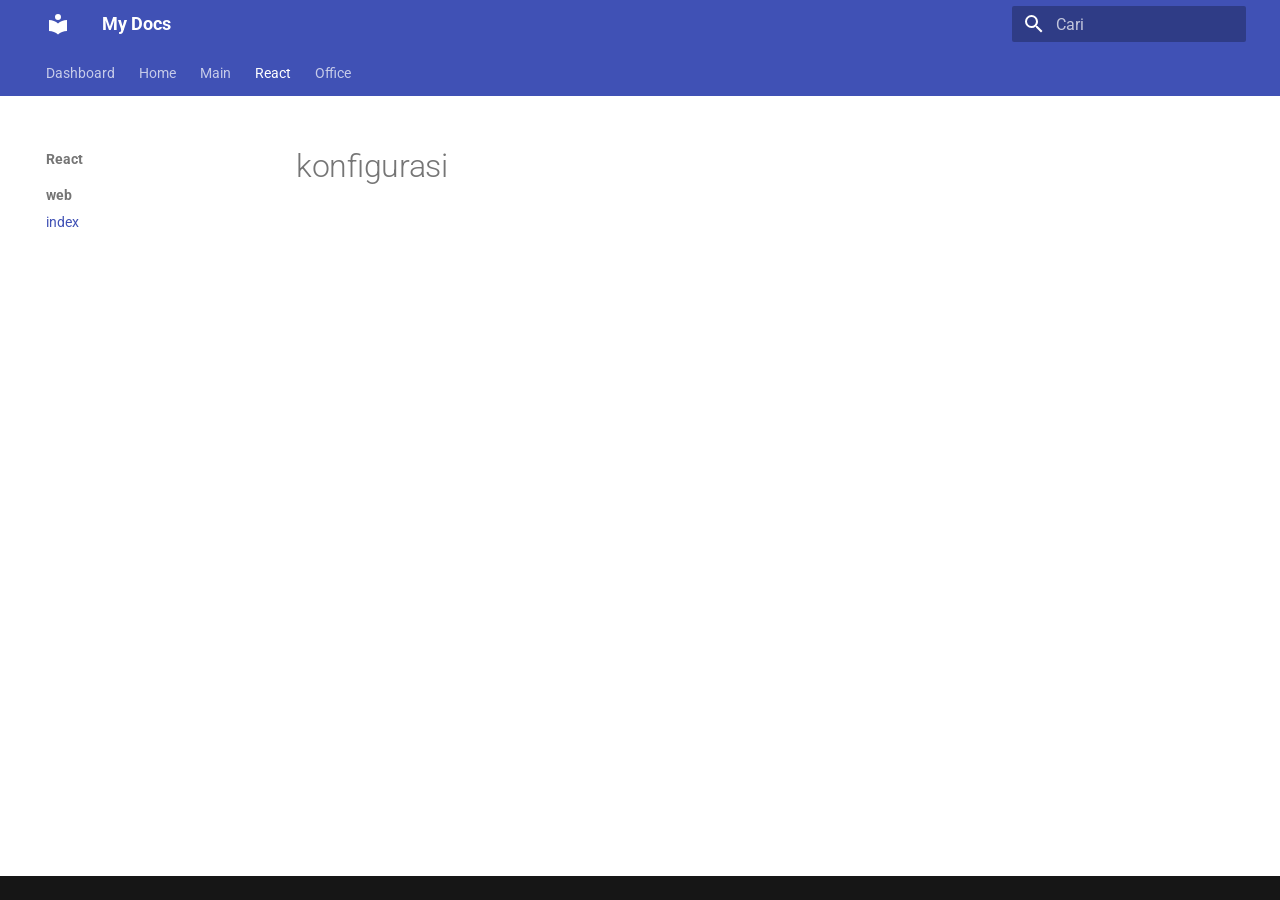
<file: reactWeb/index.html>
<!doctype html>
<html lang="id" class="no-js">
  <head>
    
      <meta charset="utf-8">
      <meta name="viewport" content="width=device-width,initial-scale=1">
      
        <meta name="description" content="Dokumentasi">
      
      
        <meta name="author" content="Dodiman">
      
      
      
        <link rel="prev" href="../main/">
      
      
        <link rel="next" href="../office/excel/pendahuluan/">
      
      
        
      
      
      <link rel="icon" href="../assets/images/favicon.png">
      <meta name="generator" content="mkdocs-1.6.1, mkdocs-material-9.8.1">
    
    
      
        <title>index - My Docs</title>
      
    
    
      <link rel="stylesheet" href="../assets/stylesheets/main.57a0d79d.min.css">
      
      


    
    
      
    
    
      
        
        
        <link rel="preconnect" href="https://fonts.gstatic.com" crossorigin>
        <link rel="stylesheet" href="https://fonts.googleapis.com/css?family=Roboto:300,300i,400,400i,700,700i%7CRoboto+Mono:400,400i,700,700i&display=fallback">
        <style>:root{--md-text-font:"Roboto";--md-code-font:"Roboto Mono"}</style>
      
    
    
      <link rel="stylesheet" href="../assets/css/custom.css">
    
    <script>__md_scope=new URL("..",location),__md_hash=e=>[...e].reduce(((e,_)=>(e<<5)-e+_.charCodeAt(0)),0),__md_get=(e,_=localStorage,t=__md_scope)=>JSON.parse(_.getItem(t.pathname+"."+e)),__md_set=(e,_,t=localStorage,a=__md_scope)=>{try{t.setItem(a.pathname+"."+e,JSON.stringify(_))}catch(e){}}</script>
    
      

    
    
  </head>
  
  
    <body dir="ltr">
  
    
    <input class="md-toggle" data-md-toggle="drawer" type="checkbox" id="__drawer" autocomplete="off">
    <input class="md-toggle" data-md-toggle="search" type="checkbox" id="__search" autocomplete="off">
    <label class="md-overlay" for="__drawer"></label>
    <div data-md-component="skip">
      
        
        <a href="#konfigurasi" class="md-skip">
          Lewati ke isi
        </a>
      
    </div>
    <div data-md-component="announce">
      
    </div>
    
    
      

<header class="md-header" data-md-component="header">
  <nav class="md-header__inner md-grid" aria-label="Header">
    <a href=".." title="My Docs" class="md-header__button md-logo" aria-label="My Docs" data-md-component="logo">
      
  
  <svg xmlns="http://www.w3.org/2000/svg" viewBox="0 0 24 24"><path d="M12 8a3 3 0 0 0 3-3 3 3 0 0 0-3-3 3 3 0 0 0-3 3 3 3 0 0 0 3 3m0 3.54C9.64 9.35 6.5 8 3 8v11c3.5 0 6.64 1.35 9 3.54 2.36-2.19 5.5-3.54 9-3.54V8c-3.5 0-6.64 1.35-9 3.54"/></svg>

    </a>
    <label class="md-header__button md-icon" for="__drawer">
      
      <svg xmlns="http://www.w3.org/2000/svg" viewBox="0 0 24 24"><path d="M3 6h18v2H3zm0 5h18v2H3zm0 5h18v2H3z"/></svg>
    </label>
    <div class="md-header__title" data-md-component="header-title">
      <div class="md-header__ellipsis">
        <div class="md-header__topic">
          <span class="md-ellipsis">
            My Docs
          </span>
        </div>
        <div class="md-header__topic" data-md-component="header-topic">
          <span class="md-ellipsis">
            
              index
            
          </span>
        </div>
      </div>
    </div>
    
    
      <script>var palette=__md_get("__palette");if(palette&&palette.color){if("(prefers-color-scheme)"===palette.color.media){var media=matchMedia("(prefers-color-scheme: light)"),input=document.querySelector(media.matches?"[data-md-color-media='(prefers-color-scheme: light)']":"[data-md-color-media='(prefers-color-scheme: dark)']");palette.color.media=input.getAttribute("data-md-color-media"),palette.color.scheme=input.getAttribute("data-md-color-scheme"),palette.color.primary=input.getAttribute("data-md-color-primary"),palette.color.accent=input.getAttribute("data-md-color-accent")}for(var[key,value]of Object.entries(palette.color))document.body.setAttribute("data-md-color-"+key,value)}</script>
    
    
    
      
      
        <label class="md-header__button md-icon" for="__search">
          
          <svg xmlns="http://www.w3.org/2000/svg" viewBox="0 0 24 24"><path d="M9.5 3A6.5 6.5 0 0 1 16 9.5c0 1.61-.59 3.09-1.56 4.23l.27.27h.79l5 5-1.5 1.5-5-5v-.79l-.27-.27A6.52 6.52 0 0 1 9.5 16 6.5 6.5 0 0 1 3 9.5 6.5 6.5 0 0 1 9.5 3m0 2C7 5 5 7 5 9.5S7 14 9.5 14 14 12 14 9.5 12 5 9.5 5"/></svg>
        </label>
        <div class="md-search" data-md-component="search" role="dialog">
  <label class="md-search__overlay" for="__search"></label>
  <div class="md-search__inner" role="search">
    <form class="md-search__form" name="search">
      <input type="text" class="md-search__input" name="query" aria-label="Cari" placeholder="Cari" autocapitalize="off" autocorrect="off" autocomplete="off" spellcheck="false" data-md-component="search-query" required>
      <label class="md-search__icon md-icon" for="__search">
        
        <svg xmlns="http://www.w3.org/2000/svg" viewBox="0 0 24 24"><path d="M9.5 3A6.5 6.5 0 0 1 16 9.5c0 1.61-.59 3.09-1.56 4.23l.27.27h.79l5 5-1.5 1.5-5-5v-.79l-.27-.27A6.52 6.52 0 0 1 9.5 16 6.5 6.5 0 0 1 3 9.5 6.5 6.5 0 0 1 9.5 3m0 2C7 5 5 7 5 9.5S7 14 9.5 14 14 12 14 9.5 12 5 9.5 5"/></svg>
        
        <svg xmlns="http://www.w3.org/2000/svg" viewBox="0 0 24 24"><path d="M20 11v2H8l5.5 5.5-1.42 1.42L4.16 12l7.92-7.92L13.5 5.5 8 11z"/></svg>
      </label>
      <nav class="md-search__options" aria-label="Cari">
        
        <button type="reset" class="md-search__icon md-icon" title="Kosongkan" aria-label="Kosongkan" tabindex="-1">
          
          <svg xmlns="http://www.w3.org/2000/svg" viewBox="0 0 24 24"><path d="M19 6.41 17.59 5 12 10.59 6.41 5 5 6.41 10.59 12 5 17.59 6.41 19 12 13.41 17.59 19 19 17.59 13.41 12z"/></svg>
        </button>
      </nav>
      
        <div class="md-search__suggest" data-md-component="search-suggest"></div>
      
    </form>
    <div class="md-search__output">
      <div class="md-search__scrollwrap" tabindex="0" data-md-scrollfix>
        <div class="md-search-result" data-md-component="search-result">
          <div class="md-search-result__meta">
            Mempersiapkan pencarian
          </div>
          <ol class="md-search-result__list" role="presentation"></ol>
        </div>
      </div>
    </div>
  </div>
</div>
      
    
    
  </nav>
  
</header>
    
    <div class="md-container" data-md-component="container">
      
      
        
          
            
<nav class="md-tabs" aria-label="Tab" data-md-component="tabs">
  <div class="md-grid">
    <ul class="md-tabs__list">
      
        
  
  
  
  
    
    
      
  
  
  
  
    
    
      <li class="md-tabs__item">
        <a href=".." class="md-tabs__link">
          
  
  
  Dashboard

        </a>
      </li>
    
  

    
  

      
        
  
  
  
  
    <li class="md-tabs__item">
      <a href="../beranda/" class="md-tabs__link">
        
  
  
    
  
  Home

      </a>
    </li>
  

      
        
  
  
  
  
    <li class="md-tabs__item">
      <a href="../main/" class="md-tabs__link">
        
  
  
    
  
  Main

      </a>
    </li>
  

      
        
  
  
  
    
  
  
    
    
      
  
  
  
    
  
  
    
    
      <li class="md-tabs__item md-tabs__item--active">
        <a href="./" class="md-tabs__link">
          
  
  
  React

        </a>
      </li>
    
  

    
  

      
        
  
  
  
  
    
    
      
  
  
  
  
    
    
      <li class="md-tabs__item">
        <a href="../office/excel/pendahuluan/" class="md-tabs__link">
          
  
  
  Office

        </a>
      </li>
    
  

    
  

      
    </ul>
  </div>
</nav>
          
        
      
      <main class="md-main" data-md-component="main">
        <div class="md-main__inner md-grid">
          
            
              
              <div class="md-sidebar md-sidebar--primary" data-md-component="sidebar" data-md-type="navigation" >
                <div class="md-sidebar__scrollwrap">
                  <div class="md-sidebar__inner">
                    


  


<nav class="md-nav md-nav--primary md-nav--lifted" aria-label="Navigasi" data-md-level="0">
  <label class="md-nav__title" for="__drawer">
    <a href=".." title="My Docs" class="md-nav__button md-logo" aria-label="My Docs" data-md-component="logo">
      
  
  <svg xmlns="http://www.w3.org/2000/svg" viewBox="0 0 24 24"><path d="M12 8a3 3 0 0 0 3-3 3 3 0 0 0-3-3 3 3 0 0 0-3 3 3 3 0 0 0 3 3m0 3.54C9.64 9.35 6.5 8 3 8v11c3.5 0 6.64 1.35 9 3.54 2.36-2.19 5.5-3.54 9-3.54V8c-3.5 0-6.64 1.35-9 3.54"/></svg>

    </a>
    My Docs
  </label>
  
  <ul class="md-nav__list" data-md-scrollfix>
    
      
      
  
  
  
  
    
    
    
    
      
      
        
      
    
    
    <li class="md-nav__item md-nav__item--nested">
      
        
        
          
        
        <input class="md-nav__toggle md-toggle md-toggle--indeterminate" type="checkbox" id="__nav_1" >
        
          
          <label class="md-nav__link" for="__nav_1" id="__nav_1_label" tabindex="0">
            
  
  
  <span class="md-ellipsis">
    
  
    Dashboard
  

    
  </span>
  
  

            <span class="md-nav__icon md-icon"></span>
          </label>
        
        <nav class="md-nav" data-md-level="1" aria-labelledby="__nav_1_label" aria-expanded="false">
          <label class="md-nav__title" for="__nav_1">
            <span class="md-nav__icon md-icon"></span>
            
  
    Dashboard
  

          </label>
          <ul class="md-nav__list" data-md-scrollfix>
            
              
                
  
  
  
  
    
    
    
    
      
      
        
      
    
    
    <li class="md-nav__item md-nav__item--nested">
      
        
        
          
        
        <input class="md-nav__toggle md-toggle md-toggle--indeterminate" type="checkbox" id="__nav_1_1" >
        
          
          <label class="md-nav__link" for="__nav_1_1" id="__nav_1_1_label" tabindex="0">
            
  
  
  <span class="md-ellipsis">
    
  
    Data
  

    
  </span>
  
  

            <span class="md-nav__icon md-icon"></span>
          </label>
        
        <nav class="md-nav" data-md-level="2" aria-labelledby="__nav_1_1_label" aria-expanded="false">
          <label class="md-nav__title" for="__nav_1_1">
            <span class="md-nav__icon md-icon"></span>
            
  
    Data
  

          </label>
          <ul class="md-nav__list" data-md-scrollfix>
            
              
                
  
  
  
  
    <li class="md-nav__item">
      <a href=".." class="md-nav__link">
        
  
  
  <span class="md-ellipsis">
    
  
    instalasi
  

    
  </span>
  
  

      </a>
    </li>
  

              
            
              
                
  
  
  
  
    <li class="md-nav__item">
      <a href="../python/" class="md-nav__link">
        
  
  
  <span class="md-ellipsis">
    
  
    homenya
  

    
  </span>
  
  

      </a>
    </li>
  

              
            
          </ul>
        </nav>
      
    </li>
  

              
            
          </ul>
        </nav>
      
    </li>
  

    
      
      
  
  
  
  
    <li class="md-nav__item">
      <a href="../beranda/" class="md-nav__link">
        
  
  
  <span class="md-ellipsis">
    
  
    Home
  

    
  </span>
  
  

      </a>
    </li>
  

    
      
      
  
  
  
  
    <li class="md-nav__item">
      <a href="../main/" class="md-nav__link">
        
  
  
  <span class="md-ellipsis">
    
  
    Main
  

    
  </span>
  
  

      </a>
    </li>
  

    
      
      
  
  
    
  
  
  
    
    
    
    
      
        
        
      
      
        
      
    
    
    <li class="md-nav__item md-nav__item--active md-nav__item--section md-nav__item--nested">
      
        
        
        <input class="md-nav__toggle md-toggle " type="checkbox" id="__nav_4" checked>
        
          
          <label class="md-nav__link" for="__nav_4" id="__nav_4_label" tabindex="">
            
  
  
  <span class="md-ellipsis">
    
  
    React
  

    
  </span>
  
  

            <span class="md-nav__icon md-icon"></span>
          </label>
        
        <nav class="md-nav" data-md-level="1" aria-labelledby="__nav_4_label" aria-expanded="true">
          <label class="md-nav__title" for="__nav_4">
            <span class="md-nav__icon md-icon"></span>
            
  
    React
  

          </label>
          <ul class="md-nav__list" data-md-scrollfix>
            
              
                
  
  
    
  
  
  
    
    
    
    
      
      
        
          
          
        
      
    
    
    <li class="md-nav__item md-nav__item--active md-nav__item--section md-nav__item--nested">
      
        
        
        <input class="md-nav__toggle md-toggle " type="checkbox" id="__nav_4_1" checked>
        
          
          <label class="md-nav__link" for="__nav_4_1" id="__nav_4_1_label" tabindex="">
            
  
  
  <span class="md-ellipsis">
    
  
    web
  

    
  </span>
  
  

            <span class="md-nav__icon md-icon"></span>
          </label>
        
        <nav class="md-nav" data-md-level="2" aria-labelledby="__nav_4_1_label" aria-expanded="true">
          <label class="md-nav__title" for="__nav_4_1">
            <span class="md-nav__icon md-icon"></span>
            
  
    web
  

          </label>
          <ul class="md-nav__list" data-md-scrollfix>
            
              
                
  
  
    
  
  
  
    <li class="md-nav__item md-nav__item--active">
      
      <input class="md-nav__toggle md-toggle" type="checkbox" id="__toc">
      
      
        
      
      
      <a href="./" class="md-nav__link md-nav__link--active">
        
  
  
  <span class="md-ellipsis">
    
  
    index
  

    
  </span>
  
  

      </a>
      
    </li>
  

              
            
          </ul>
        </nav>
      
    </li>
  

              
            
          </ul>
        </nav>
      
    </li>
  

    
      
      
  
  
  
  
    
    
    
    
      
      
        
      
    
    
    <li class="md-nav__item md-nav__item--nested">
      
        
        
          
        
        <input class="md-nav__toggle md-toggle md-toggle--indeterminate" type="checkbox" id="__nav_5" >
        
          
          <label class="md-nav__link" for="__nav_5" id="__nav_5_label" tabindex="0">
            
  
  
  <span class="md-ellipsis">
    
  
    Office
  

    
  </span>
  
  

            <span class="md-nav__icon md-icon"></span>
          </label>
        
        <nav class="md-nav" data-md-level="1" aria-labelledby="__nav_5_label" aria-expanded="false">
          <label class="md-nav__title" for="__nav_5">
            <span class="md-nav__icon md-icon"></span>
            
  
    Office
  

          </label>
          <ul class="md-nav__list" data-md-scrollfix>
            
              
                
  
  
  
  
    
    
    
    
      
      
        
      
    
    
    <li class="md-nav__item md-nav__item--nested">
      
        
        
          
        
        <input class="md-nav__toggle md-toggle md-toggle--indeterminate" type="checkbox" id="__nav_5_1" >
        
          
          <label class="md-nav__link" for="__nav_5_1" id="__nav_5_1_label" tabindex="0">
            
  
  
  <span class="md-ellipsis">
    
  
    Excel
  

    
  </span>
  
  

            <span class="md-nav__icon md-icon"></span>
          </label>
        
        <nav class="md-nav" data-md-level="2" aria-labelledby="__nav_5_1_label" aria-expanded="false">
          <label class="md-nav__title" for="__nav_5_1">
            <span class="md-nav__icon md-icon"></span>
            
  
    Excel
  

          </label>
          <ul class="md-nav__list" data-md-scrollfix>
            
              
                
  
  
  
  
    <li class="md-nav__item">
      <a href="../office/excel/pendahuluan/" class="md-nav__link">
        
  
  
  <span class="md-ellipsis">
    
  
    pendahuluan
  

    
  </span>
  
  

      </a>
    </li>
  

              
            
          </ul>
        </nav>
      
    </li>
  

              
            
          </ul>
        </nav>
      
    </li>
  

    
  </ul>
</nav>
                  </div>
                </div>
              </div>
            
            
              
              <div class="md-sidebar md-sidebar--secondary" data-md-component="sidebar" data-md-type="toc" >
                <div class="md-sidebar__scrollwrap">
                  <div class="md-sidebar__inner">
                    

<nav class="md-nav md-nav--secondary" aria-label="Daftar isi">
  
  
  
    
  
  
</nav>
                  </div>
                </div>
              </div>
            
          
          
            <div class="md-content" data-md-component="content">
              
              <article class="md-content__inner md-typeset">
                
                  



<h1 id="konfigurasi">konfigurasi</h1>
<p><iframe
    src="../reactWeb/konfigurasi/konfigurasi.pdf"
    width="100%"
    height="600px"
    style="border: none;"
>
</iframe>
</p>












                
              </article>
            </div>
          
          
<script>var target=document.getElementById(location.hash.slice(1));target&&target.name&&(target.checked=target.name.startsWith("__tabbed_"))</script>
        </div>
        
          <button type="button" class="md-top md-icon" data-md-component="top" hidden>
  
  <svg xmlns="http://www.w3.org/2000/svg" viewBox="0 0 24 24"><path d="M13 20h-2V8l-5.5 5.5-1.42-1.42L12 4.16l7.92 7.92-1.42 1.42L13 8z"/></svg>
  Kembali ke atas
</button>
        
      </main>
      
        <footer class="md-footer">
  
  <div class="md-footer-meta md-typeset">
    <div class="md-footer-meta__inner md-grid">
      <div class="md-copyright">
  
  
</div>
      
    </div>
  </div>
</footer>
      
    </div>
    <div class="md-dialog" data-md-component="dialog">
      <div class="md-dialog__inner md-typeset"></div>
    </div>
    
    
    
      
      
      <script id="__config" type="application/json">{"annotate": null, "base": "..", "features": ["navigation.tabs", "navigation.top", "navigation.sections", "navigation.expand", "search.suggest", "search.highlight", "content.code.copy"], "search": "../assets/javascripts/workers/search.a7633da7.min.js", "tags": null, "translations": {"clipboard.copied": "Tersalin ke clipboard", "clipboard.copy": "Salin ke clipboard", "search.result.more.one": "1 lagi di halaman ini", "search.result.more.other": "# lagi di halaman ini", "search.result.none": "Tidak ada dokumen yang sesuai", "search.result.one": "1 dokumen ditemukan", "search.result.other": "# dokumen ditemukan", "search.result.placeholder": "Ketik untuk mulai pencarian", "search.result.term.missing": "Tidak ada", "select.version": "Pilih versi"}, "version": null}</script>
    
    
      <script src="../assets/javascripts/bundle.a5f9d56c.min.js"></script>
      
    
  </body>
</html>
</file>
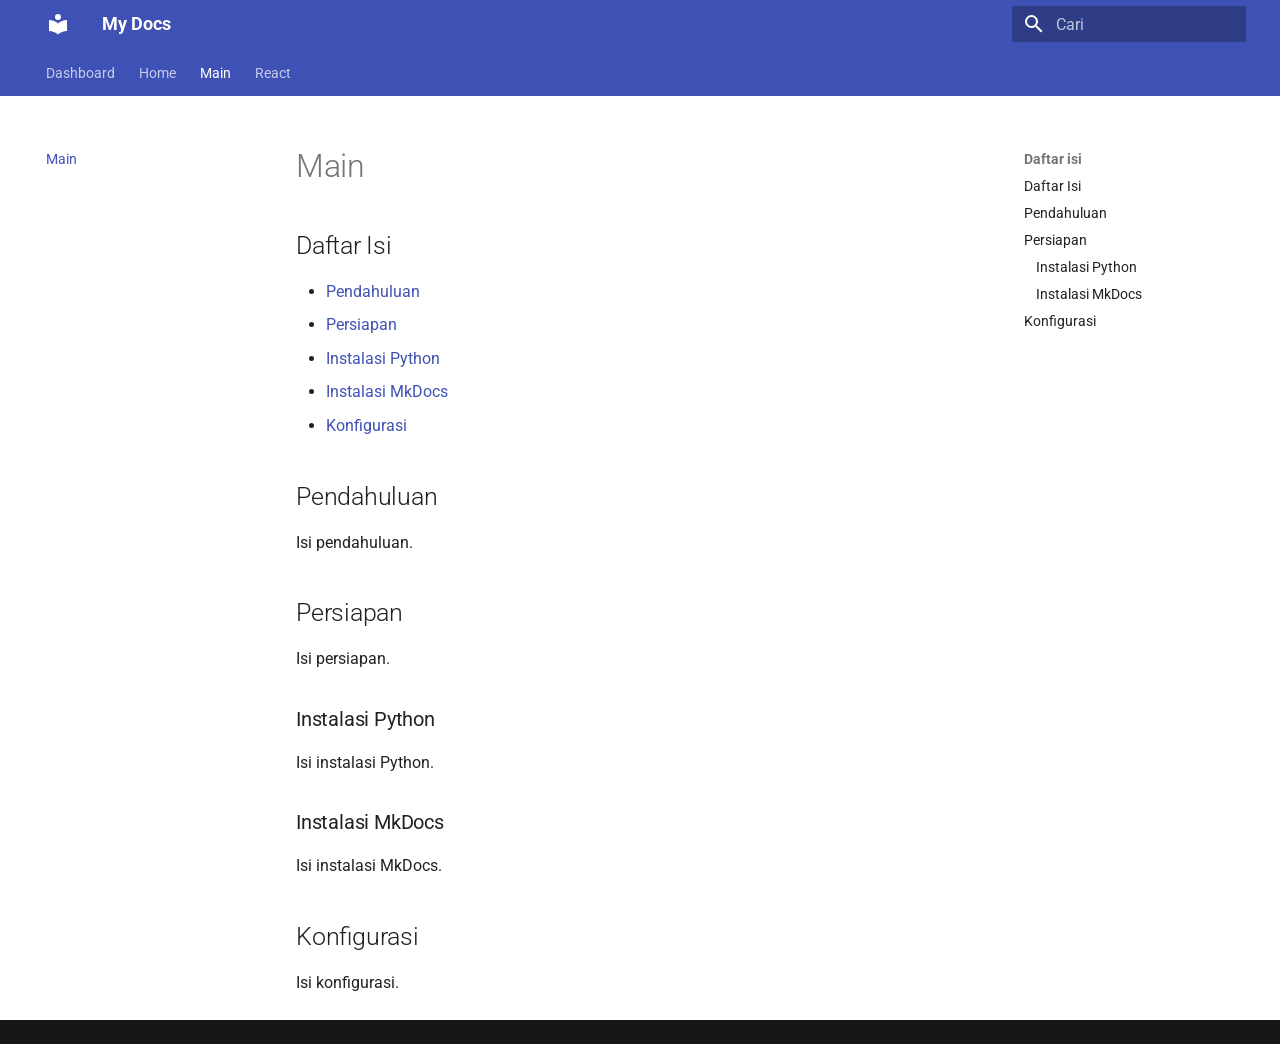
<file: site/main/index.html>
<!doctype html>
<html lang="id" class="no-js">
  <head>
    
      <meta charset="utf-8">
      <meta name="viewport" content="width=device-width,initial-scale=1">
      
        <meta name="description" content="Dokumentasi">
      
      
        <meta name="author" content="Dodiman">
      
      
      
        <link rel="prev" href="../beranda/">
      
      
        <link rel="next" href="../reactWeb/">
      
      
        
      
      
      <link rel="icon" href="../assets/images/favicon.png">
      <meta name="generator" content="mkdocs-1.6.1, mkdocs-material-9.8.1">
    
    
      
        <title>Main - My Docs</title>
      
    
    
      <link rel="stylesheet" href="../assets/stylesheets/main.57a0d79d.min.css">
      
      


    
    
      
    
    
      
        
        
        <link rel="preconnect" href="https://fonts.gstatic.com" crossorigin>
        <link rel="stylesheet" href="https://fonts.googleapis.com/css?family=Roboto:300,300i,400,400i,700,700i%7CRoboto+Mono:400,400i,700,700i&display=fallback">
        <style>:root{--md-text-font:"Roboto";--md-code-font:"Roboto Mono"}</style>
      
    
    
      <link rel="stylesheet" href="../assets/css/custom.css">
    
    <script>__md_scope=new URL("..",location),__md_hash=e=>[...e].reduce(((e,_)=>(e<<5)-e+_.charCodeAt(0)),0),__md_get=(e,_=localStorage,t=__md_scope)=>JSON.parse(_.getItem(t.pathname+"."+e)),__md_set=(e,_,t=localStorage,a=__md_scope)=>{try{t.setItem(a.pathname+"."+e,JSON.stringify(_))}catch(e){}}</script>
    
      

    
    
  </head>
  
  
    <body dir="ltr">
  
    
    <input class="md-toggle" data-md-toggle="drawer" type="checkbox" id="__drawer" autocomplete="off">
    <input class="md-toggle" data-md-toggle="search" type="checkbox" id="__search" autocomplete="off">
    <label class="md-overlay" for="__drawer"></label>
    <div data-md-component="skip">
      
        
        <a href="#daftar-isi" class="md-skip">
          Lewati ke isi
        </a>
      
    </div>
    <div data-md-component="announce">
      
    </div>
    
    
      

<header class="md-header" data-md-component="header">
  <nav class="md-header__inner md-grid" aria-label="Header">
    <a href=".." title="My Docs" class="md-header__button md-logo" aria-label="My Docs" data-md-component="logo">
      
  
  <svg xmlns="http://www.w3.org/2000/svg" viewBox="0 0 24 24"><path d="M12 8a3 3 0 0 0 3-3 3 3 0 0 0-3-3 3 3 0 0 0-3 3 3 3 0 0 0 3 3m0 3.54C9.64 9.35 6.5 8 3 8v11c3.5 0 6.64 1.35 9 3.54 2.36-2.19 5.5-3.54 9-3.54V8c-3.5 0-6.64 1.35-9 3.54"/></svg>

    </a>
    <label class="md-header__button md-icon" for="__drawer">
      
      <svg xmlns="http://www.w3.org/2000/svg" viewBox="0 0 24 24"><path d="M3 6h18v2H3zm0 5h18v2H3zm0 5h18v2H3z"/></svg>
    </label>
    <div class="md-header__title" data-md-component="header-title">
      <div class="md-header__ellipsis">
        <div class="md-header__topic">
          <span class="md-ellipsis">
            My Docs
          </span>
        </div>
        <div class="md-header__topic" data-md-component="header-topic">
          <span class="md-ellipsis">
            
              Main
            
          </span>
        </div>
      </div>
    </div>
    
    
      <script>var palette=__md_get("__palette");if(palette&&palette.color){if("(prefers-color-scheme)"===palette.color.media){var media=matchMedia("(prefers-color-scheme: light)"),input=document.querySelector(media.matches?"[data-md-color-media='(prefers-color-scheme: light)']":"[data-md-color-media='(prefers-color-scheme: dark)']");palette.color.media=input.getAttribute("data-md-color-media"),palette.color.scheme=input.getAttribute("data-md-color-scheme"),palette.color.primary=input.getAttribute("data-md-color-primary"),palette.color.accent=input.getAttribute("data-md-color-accent")}for(var[key,value]of Object.entries(palette.color))document.body.setAttribute("data-md-color-"+key,value)}</script>
    
    
    
      
      
        <label class="md-header__button md-icon" for="__search">
          
          <svg xmlns="http://www.w3.org/2000/svg" viewBox="0 0 24 24"><path d="M9.5 3A6.5 6.5 0 0 1 16 9.5c0 1.61-.59 3.09-1.56 4.23l.27.27h.79l5 5-1.5 1.5-5-5v-.79l-.27-.27A6.52 6.52 0 0 1 9.5 16 6.5 6.5 0 0 1 3 9.5 6.5 6.5 0 0 1 9.5 3m0 2C7 5 5 7 5 9.5S7 14 9.5 14 14 12 14 9.5 12 5 9.5 5"/></svg>
        </label>
        <div class="md-search" data-md-component="search" role="dialog">
  <label class="md-search__overlay" for="__search"></label>
  <div class="md-search__inner" role="search">
    <form class="md-search__form" name="search">
      <input type="text" class="md-search__input" name="query" aria-label="Cari" placeholder="Cari" autocapitalize="off" autocorrect="off" autocomplete="off" spellcheck="false" data-md-component="search-query" required>
      <label class="md-search__icon md-icon" for="__search">
        
        <svg xmlns="http://www.w3.org/2000/svg" viewBox="0 0 24 24"><path d="M9.5 3A6.5 6.5 0 0 1 16 9.5c0 1.61-.59 3.09-1.56 4.23l.27.27h.79l5 5-1.5 1.5-5-5v-.79l-.27-.27A6.52 6.52 0 0 1 9.5 16 6.5 6.5 0 0 1 3 9.5 6.5 6.5 0 0 1 9.5 3m0 2C7 5 5 7 5 9.5S7 14 9.5 14 14 12 14 9.5 12 5 9.5 5"/></svg>
        
        <svg xmlns="http://www.w3.org/2000/svg" viewBox="0 0 24 24"><path d="M20 11v2H8l5.5 5.5-1.42 1.42L4.16 12l7.92-7.92L13.5 5.5 8 11z"/></svg>
      </label>
      <nav class="md-search__options" aria-label="Cari">
        
        <button type="reset" class="md-search__icon md-icon" title="Kosongkan" aria-label="Kosongkan" tabindex="-1">
          
          <svg xmlns="http://www.w3.org/2000/svg" viewBox="0 0 24 24"><path d="M19 6.41 17.59 5 12 10.59 6.41 5 5 6.41 10.59 12 5 17.59 6.41 19 12 13.41 17.59 19 19 17.59 13.41 12z"/></svg>
        </button>
      </nav>
      
        <div class="md-search__suggest" data-md-component="search-suggest"></div>
      
    </form>
    <div class="md-search__output">
      <div class="md-search__scrollwrap" tabindex="0" data-md-scrollfix>
        <div class="md-search-result" data-md-component="search-result">
          <div class="md-search-result__meta">
            Mempersiapkan pencarian
          </div>
          <ol class="md-search-result__list" role="presentation"></ol>
        </div>
      </div>
    </div>
  </div>
</div>
      
    
    
  </nav>
  
</header>
    
    <div class="md-container" data-md-component="container">
      
      
        
          
            
<nav class="md-tabs" aria-label="Tab" data-md-component="tabs">
  <div class="md-grid">
    <ul class="md-tabs__list">
      
        
  
  
  
  
    
    
      
  
  
  
  
    
    
      <li class="md-tabs__item">
        <a href=".." class="md-tabs__link">
          
  
  
  Dashboard

        </a>
      </li>
    
  

    
  

      
        
  
  
  
  
    <li class="md-tabs__item">
      <a href="../beranda/" class="md-tabs__link">
        
  
  
    
  
  Home

      </a>
    </li>
  

      
        
  
  
  
    
  
  
    <li class="md-tabs__item md-tabs__item--active">
      <a href="./" class="md-tabs__link">
        
  
  
    
  
  Main

      </a>
    </li>
  

      
        
  
  
  
  
    
    
      
  
  
  
  
    
    
      <li class="md-tabs__item">
        <a href="../reactWeb/" class="md-tabs__link">
          
  
  
  React

        </a>
      </li>
    
  

    
  

      
    </ul>
  </div>
</nav>
          
        
      
      <main class="md-main" data-md-component="main">
        <div class="md-main__inner md-grid">
          
            
              
              <div class="md-sidebar md-sidebar--primary" data-md-component="sidebar" data-md-type="navigation" >
                <div class="md-sidebar__scrollwrap">
                  <div class="md-sidebar__inner">
                    


  


<nav class="md-nav md-nav--primary md-nav--lifted" aria-label="Navigasi" data-md-level="0">
  <label class="md-nav__title" for="__drawer">
    <a href=".." title="My Docs" class="md-nav__button md-logo" aria-label="My Docs" data-md-component="logo">
      
  
  <svg xmlns="http://www.w3.org/2000/svg" viewBox="0 0 24 24"><path d="M12 8a3 3 0 0 0 3-3 3 3 0 0 0-3-3 3 3 0 0 0-3 3 3 3 0 0 0 3 3m0 3.54C9.64 9.35 6.5 8 3 8v11c3.5 0 6.64 1.35 9 3.54 2.36-2.19 5.5-3.54 9-3.54V8c-3.5 0-6.64 1.35-9 3.54"/></svg>

    </a>
    My Docs
  </label>
  
  <ul class="md-nav__list" data-md-scrollfix>
    
      
      
  
  
  
  
    
    
    
    
      
      
        
      
    
    
    <li class="md-nav__item md-nav__item--nested">
      
        
        
          
        
        <input class="md-nav__toggle md-toggle md-toggle--indeterminate" type="checkbox" id="__nav_1" >
        
          
          <label class="md-nav__link" for="__nav_1" id="__nav_1_label" tabindex="0">
            
  
  
  <span class="md-ellipsis">
    
  
    Dashboard
  

    
  </span>
  
  

            <span class="md-nav__icon md-icon"></span>
          </label>
        
        <nav class="md-nav" data-md-level="1" aria-labelledby="__nav_1_label" aria-expanded="false">
          <label class="md-nav__title" for="__nav_1">
            <span class="md-nav__icon md-icon"></span>
            
  
    Dashboard
  

          </label>
          <ul class="md-nav__list" data-md-scrollfix>
            
              
                
  
  
  
  
    
    
    
    
      
      
        
      
    
    
    <li class="md-nav__item md-nav__item--nested">
      
        
        
          
        
        <input class="md-nav__toggle md-toggle md-toggle--indeterminate" type="checkbox" id="__nav_1_1" >
        
          
          <label class="md-nav__link" for="__nav_1_1" id="__nav_1_1_label" tabindex="0">
            
  
  
  <span class="md-ellipsis">
    
  
    Data
  

    
  </span>
  
  

            <span class="md-nav__icon md-icon"></span>
          </label>
        
        <nav class="md-nav" data-md-level="2" aria-labelledby="__nav_1_1_label" aria-expanded="false">
          <label class="md-nav__title" for="__nav_1_1">
            <span class="md-nav__icon md-icon"></span>
            
  
    Data
  

          </label>
          <ul class="md-nav__list" data-md-scrollfix>
            
              
                
  
  
  
  
    <li class="md-nav__item">
      <a href=".." class="md-nav__link">
        
  
  
  <span class="md-ellipsis">
    
  
    instalasi
  

    
  </span>
  
  

      </a>
    </li>
  

              
            
              
                
  
  
  
  
    <li class="md-nav__item">
      <a href="../python/" class="md-nav__link">
        
  
  
  <span class="md-ellipsis">
    
  
    homenya
  

    
  </span>
  
  

      </a>
    </li>
  

              
            
          </ul>
        </nav>
      
    </li>
  

              
            
          </ul>
        </nav>
      
    </li>
  

    
      
      
  
  
  
  
    <li class="md-nav__item">
      <a href="../beranda/" class="md-nav__link">
        
  
  
  <span class="md-ellipsis">
    
  
    Home
  

    
  </span>
  
  

      </a>
    </li>
  

    
      
      
  
  
    
  
  
  
    <li class="md-nav__item md-nav__item--active">
      
      <input class="md-nav__toggle md-toggle" type="checkbox" id="__toc">
      
      
      
        <label class="md-nav__link md-nav__link--active" for="__toc">
          
  
  
  <span class="md-ellipsis">
    
  
    Main
  

    
  </span>
  
  

          <span class="md-nav__icon md-icon"></span>
        </label>
      
      <a href="./" class="md-nav__link md-nav__link--active">
        
  
  
  <span class="md-ellipsis">
    
  
    Main
  

    
  </span>
  
  

      </a>
      
        

<nav class="md-nav md-nav--secondary" aria-label="Daftar isi">
  
  
  
  
    <label class="md-nav__title" for="__toc">
      <span class="md-nav__icon md-icon"></span>
      Daftar isi
    </label>
    <ul class="md-nav__list" data-md-component="toc" data-md-scrollfix>
      
        <li class="md-nav__item">
  <a href="#daftar-isi" class="md-nav__link">
    <span class="md-ellipsis">
      
        Daftar Isi
      
    </span>
  </a>
  
</li>
      
        <li class="md-nav__item">
  <a href="#pendahuluan" class="md-nav__link">
    <span class="md-ellipsis">
      
        Pendahuluan
      
    </span>
  </a>
  
</li>
      
        <li class="md-nav__item">
  <a href="#persiapan" class="md-nav__link">
    <span class="md-ellipsis">
      
        Persiapan
      
    </span>
  </a>
  
    <nav class="md-nav" aria-label="Persiapan">
      <ul class="md-nav__list">
        
          <li class="md-nav__item">
  <a href="#instalasi-python" class="md-nav__link">
    <span class="md-ellipsis">
      
        Instalasi Python
      
    </span>
  </a>
  
</li>
        
          <li class="md-nav__item">
  <a href="#instalasi-mkdocs" class="md-nav__link">
    <span class="md-ellipsis">
      
        Instalasi MkDocs
      
    </span>
  </a>
  
</li>
        
      </ul>
    </nav>
  
</li>
      
        <li class="md-nav__item">
  <a href="#konfigurasi" class="md-nav__link">
    <span class="md-ellipsis">
      
        Konfigurasi
      
    </span>
  </a>
  
</li>
      
    </ul>
  
</nav>
      
    </li>
  

    
      
      
  
  
  
  
    
    
    
    
      
      
        
      
    
    
    <li class="md-nav__item md-nav__item--nested">
      
        
        
          
        
        <input class="md-nav__toggle md-toggle md-toggle--indeterminate" type="checkbox" id="__nav_4" >
        
          
          <label class="md-nav__link" for="__nav_4" id="__nav_4_label" tabindex="0">
            
  
  
  <span class="md-ellipsis">
    
  
    React
  

    
  </span>
  
  

            <span class="md-nav__icon md-icon"></span>
          </label>
        
        <nav class="md-nav" data-md-level="1" aria-labelledby="__nav_4_label" aria-expanded="false">
          <label class="md-nav__title" for="__nav_4">
            <span class="md-nav__icon md-icon"></span>
            
  
    React
  

          </label>
          <ul class="md-nav__list" data-md-scrollfix>
            
              
                
  
  
  
  
    
    
    
    
      
      
        
      
    
    
    <li class="md-nav__item md-nav__item--nested">
      
        
        
          
        
        <input class="md-nav__toggle md-toggle md-toggle--indeterminate" type="checkbox" id="__nav_4_1" >
        
          
          <label class="md-nav__link" for="__nav_4_1" id="__nav_4_1_label" tabindex="0">
            
  
  
  <span class="md-ellipsis">
    
  
    web
  

    
  </span>
  
  

            <span class="md-nav__icon md-icon"></span>
          </label>
        
        <nav class="md-nav" data-md-level="2" aria-labelledby="__nav_4_1_label" aria-expanded="false">
          <label class="md-nav__title" for="__nav_4_1">
            <span class="md-nav__icon md-icon"></span>
            
  
    web
  

          </label>
          <ul class="md-nav__list" data-md-scrollfix>
            
              
                
  
  
  
  
    <li class="md-nav__item">
      <a href="../reactWeb/" class="md-nav__link">
        
  
  
  <span class="md-ellipsis">
    
  
    index
  

    
  </span>
  
  

      </a>
    </li>
  

              
            
          </ul>
        </nav>
      
    </li>
  

              
            
          </ul>
        </nav>
      
    </li>
  

    
  </ul>
</nav>
                  </div>
                </div>
              </div>
            
            
              
              <div class="md-sidebar md-sidebar--secondary" data-md-component="sidebar" data-md-type="toc" >
                <div class="md-sidebar__scrollwrap">
                  <div class="md-sidebar__inner">
                    

<nav class="md-nav md-nav--secondary" aria-label="Daftar isi">
  
  
  
  
    <label class="md-nav__title" for="__toc">
      <span class="md-nav__icon md-icon"></span>
      Daftar isi
    </label>
    <ul class="md-nav__list" data-md-component="toc" data-md-scrollfix>
      
        <li class="md-nav__item">
  <a href="#daftar-isi" class="md-nav__link">
    <span class="md-ellipsis">
      
        Daftar Isi
      
    </span>
  </a>
  
</li>
      
        <li class="md-nav__item">
  <a href="#pendahuluan" class="md-nav__link">
    <span class="md-ellipsis">
      
        Pendahuluan
      
    </span>
  </a>
  
</li>
      
        <li class="md-nav__item">
  <a href="#persiapan" class="md-nav__link">
    <span class="md-ellipsis">
      
        Persiapan
      
    </span>
  </a>
  
    <nav class="md-nav" aria-label="Persiapan">
      <ul class="md-nav__list">
        
          <li class="md-nav__item">
  <a href="#instalasi-python" class="md-nav__link">
    <span class="md-ellipsis">
      
        Instalasi Python
      
    </span>
  </a>
  
</li>
        
          <li class="md-nav__item">
  <a href="#instalasi-mkdocs" class="md-nav__link">
    <span class="md-ellipsis">
      
        Instalasi MkDocs
      
    </span>
  </a>
  
</li>
        
      </ul>
    </nav>
  
</li>
      
        <li class="md-nav__item">
  <a href="#konfigurasi" class="md-nav__link">
    <span class="md-ellipsis">
      
        Konfigurasi
      
    </span>
  </a>
  
</li>
      
    </ul>
  
</nav>
                  </div>
                </div>
              </div>
            
          
          
            <div class="md-content" data-md-component="content">
              
              <article class="md-content__inner md-typeset">
                
                  



  <h1>Main</h1>

<h2 id="daftar-isi">Daftar Isi</h2>
<ul>
<li><a href="#pendahuluan">Pendahuluan</a></li>
<li><a href="#persiapan">Persiapan</a></li>
<li><a href="#instalasi-python">Instalasi Python</a></li>
<li><a href="#instalasi-mkdocs">Instalasi MkDocs</a></li>
<li><a href="#konfigurasi">Konfigurasi</a></li>
</ul>
<h2 id="pendahuluan">Pendahuluan</h2>
<p>Isi pendahuluan.</p>
<h2 id="persiapan">Persiapan</h2>
<p>Isi persiapan.</p>
<h3 id="instalasi-python">Instalasi Python</h3>
<p>Isi instalasi Python.</p>
<h3 id="instalasi-mkdocs">Instalasi MkDocs</h3>
<p>Isi instalasi MkDocs.</p>
<h2 id="konfigurasi">Konfigurasi</h2>
<p>Isi konfigurasi.</p>












                
              </article>
            </div>
          
          
<script>var target=document.getElementById(location.hash.slice(1));target&&target.name&&(target.checked=target.name.startsWith("__tabbed_"))</script>
        </div>
        
          <button type="button" class="md-top md-icon" data-md-component="top" hidden>
  
  <svg xmlns="http://www.w3.org/2000/svg" viewBox="0 0 24 24"><path d="M13 20h-2V8l-5.5 5.5-1.42-1.42L12 4.16l7.92 7.92-1.42 1.42L13 8z"/></svg>
  Kembali ke atas
</button>
        
      </main>
      
        <footer class="md-footer">
  
  <div class="md-footer-meta md-typeset">
    <div class="md-footer-meta__inner md-grid">
      <div class="md-copyright">
  
  
</div>
      
    </div>
  </div>
</footer>
      
    </div>
    <div class="md-dialog" data-md-component="dialog">
      <div class="md-dialog__inner md-typeset"></div>
    </div>
    
    
    
      
      
      <script id="__config" type="application/json">{"annotate": null, "base": "..", "features": ["navigation.tabs", "navigation.top", "navigation.sections", "navigation.expand", "search.suggest", "search.highlight", "content.code.copy"], "search": "../assets/javascripts/workers/search.a7633da7.min.js", "tags": null, "translations": {"clipboard.copied": "Tersalin ke clipboard", "clipboard.copy": "Salin ke clipboard", "search.result.more.one": "1 lagi di halaman ini", "search.result.more.other": "# lagi di halaman ini", "search.result.none": "Tidak ada dokumen yang sesuai", "search.result.one": "1 dokumen ditemukan", "search.result.other": "# dokumen ditemukan", "search.result.placeholder": "Ketik untuk mulai pencarian", "search.result.term.missing": "Tidak ada", "select.version": "Pilih versi"}, "version": null}</script>
    
    
      <script src="../assets/javascripts/bundle.a5f9d56c.min.js"></script>
      
    
  </body>
</html>
</file>
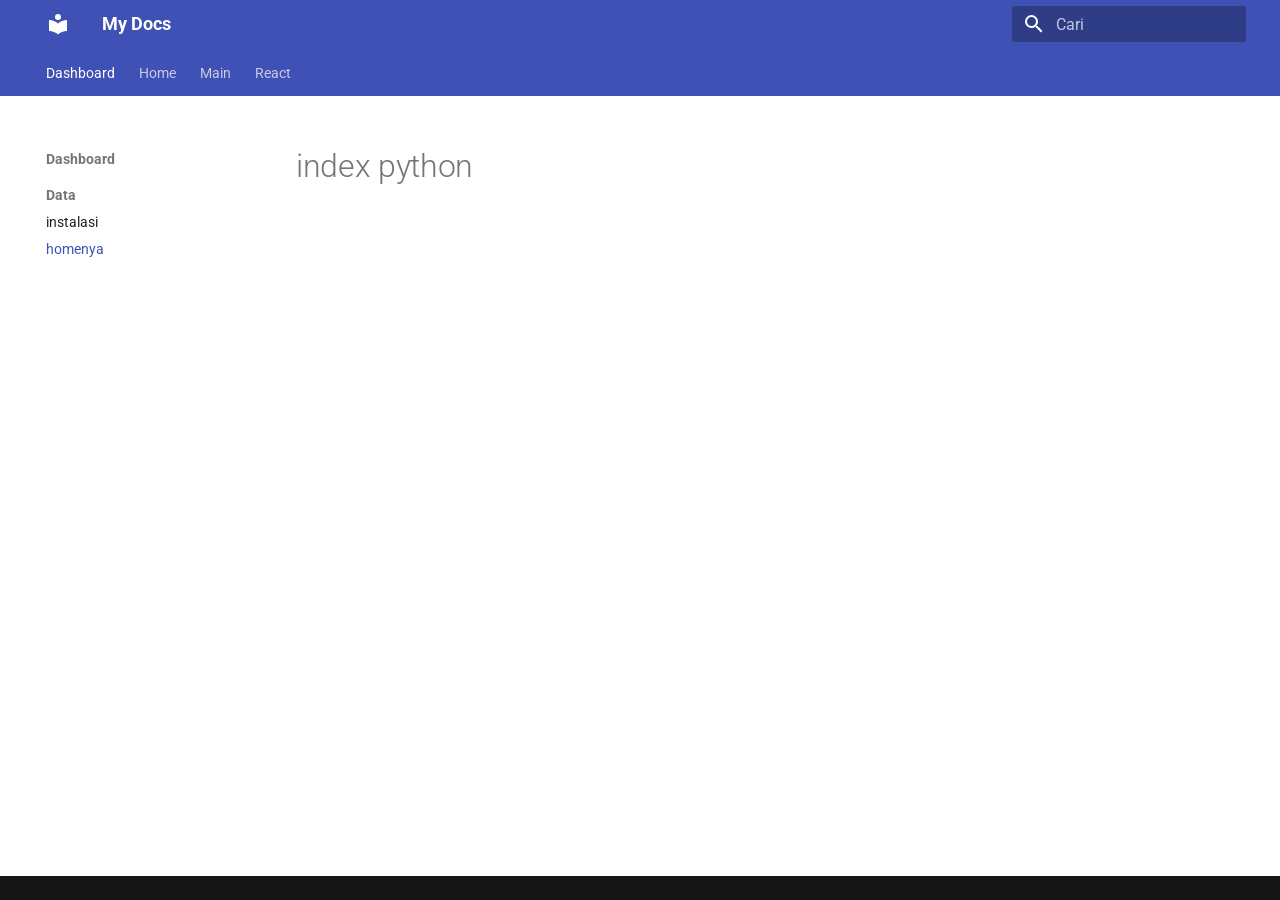
<file: site/python/index.html>
<!doctype html>
<html lang="id" class="no-js">
  <head>
    
      <meta charset="utf-8">
      <meta name="viewport" content="width=device-width,initial-scale=1">
      
        <meta name="description" content="Dokumentasi">
      
      
        <meta name="author" content="Dodiman">
      
      
      
        <link rel="prev" href="..">
      
      
        <link rel="next" href="../beranda/">
      
      
        
      
      
      <link rel="icon" href="../assets/images/favicon.png">
      <meta name="generator" content="mkdocs-1.6.1, mkdocs-material-9.8.1">
    
    
      
        <title>homenya - My Docs</title>
      
    
    
      <link rel="stylesheet" href="../assets/stylesheets/main.57a0d79d.min.css">
      
      


    
    
      
    
    
      
        
        
        <link rel="preconnect" href="https://fonts.gstatic.com" crossorigin>
        <link rel="stylesheet" href="https://fonts.googleapis.com/css?family=Roboto:300,300i,400,400i,700,700i%7CRoboto+Mono:400,400i,700,700i&display=fallback">
        <style>:root{--md-text-font:"Roboto";--md-code-font:"Roboto Mono"}</style>
      
    
    
      <link rel="stylesheet" href="../assets/css/custom.css">
    
    <script>__md_scope=new URL("..",location),__md_hash=e=>[...e].reduce(((e,_)=>(e<<5)-e+_.charCodeAt(0)),0),__md_get=(e,_=localStorage,t=__md_scope)=>JSON.parse(_.getItem(t.pathname+"."+e)),__md_set=(e,_,t=localStorage,a=__md_scope)=>{try{t.setItem(a.pathname+"."+e,JSON.stringify(_))}catch(e){}}</script>
    
      

    
    
  </head>
  
  
    <body dir="ltr">
  
    
    <input class="md-toggle" data-md-toggle="drawer" type="checkbox" id="__drawer" autocomplete="off">
    <input class="md-toggle" data-md-toggle="search" type="checkbox" id="__search" autocomplete="off">
    <label class="md-overlay" for="__drawer"></label>
    <div data-md-component="skip">
      
        
        <a href="#index-python" class="md-skip">
          Lewati ke isi
        </a>
      
    </div>
    <div data-md-component="announce">
      
    </div>
    
    
      

<header class="md-header" data-md-component="header">
  <nav class="md-header__inner md-grid" aria-label="Header">
    <a href=".." title="My Docs" class="md-header__button md-logo" aria-label="My Docs" data-md-component="logo">
      
  
  <svg xmlns="http://www.w3.org/2000/svg" viewBox="0 0 24 24"><path d="M12 8a3 3 0 0 0 3-3 3 3 0 0 0-3-3 3 3 0 0 0-3 3 3 3 0 0 0 3 3m0 3.54C9.64 9.35 6.5 8 3 8v11c3.5 0 6.64 1.35 9 3.54 2.36-2.19 5.5-3.54 9-3.54V8c-3.5 0-6.64 1.35-9 3.54"/></svg>

    </a>
    <label class="md-header__button md-icon" for="__drawer">
      
      <svg xmlns="http://www.w3.org/2000/svg" viewBox="0 0 24 24"><path d="M3 6h18v2H3zm0 5h18v2H3zm0 5h18v2H3z"/></svg>
    </label>
    <div class="md-header__title" data-md-component="header-title">
      <div class="md-header__ellipsis">
        <div class="md-header__topic">
          <span class="md-ellipsis">
            My Docs
          </span>
        </div>
        <div class="md-header__topic" data-md-component="header-topic">
          <span class="md-ellipsis">
            
              homenya
            
          </span>
        </div>
      </div>
    </div>
    
    
      <script>var palette=__md_get("__palette");if(palette&&palette.color){if("(prefers-color-scheme)"===palette.color.media){var media=matchMedia("(prefers-color-scheme: light)"),input=document.querySelector(media.matches?"[data-md-color-media='(prefers-color-scheme: light)']":"[data-md-color-media='(prefers-color-scheme: dark)']");palette.color.media=input.getAttribute("data-md-color-media"),palette.color.scheme=input.getAttribute("data-md-color-scheme"),palette.color.primary=input.getAttribute("data-md-color-primary"),palette.color.accent=input.getAttribute("data-md-color-accent")}for(var[key,value]of Object.entries(palette.color))document.body.setAttribute("data-md-color-"+key,value)}</script>
    
    
    
      
      
        <label class="md-header__button md-icon" for="__search">
          
          <svg xmlns="http://www.w3.org/2000/svg" viewBox="0 0 24 24"><path d="M9.5 3A6.5 6.5 0 0 1 16 9.5c0 1.61-.59 3.09-1.56 4.23l.27.27h.79l5 5-1.5 1.5-5-5v-.79l-.27-.27A6.52 6.52 0 0 1 9.5 16 6.5 6.5 0 0 1 3 9.5 6.5 6.5 0 0 1 9.5 3m0 2C7 5 5 7 5 9.5S7 14 9.5 14 14 12 14 9.5 12 5 9.5 5"/></svg>
        </label>
        <div class="md-search" data-md-component="search" role="dialog">
  <label class="md-search__overlay" for="__search"></label>
  <div class="md-search__inner" role="search">
    <form class="md-search__form" name="search">
      <input type="text" class="md-search__input" name="query" aria-label="Cari" placeholder="Cari" autocapitalize="off" autocorrect="off" autocomplete="off" spellcheck="false" data-md-component="search-query" required>
      <label class="md-search__icon md-icon" for="__search">
        
        <svg xmlns="http://www.w3.org/2000/svg" viewBox="0 0 24 24"><path d="M9.5 3A6.5 6.5 0 0 1 16 9.5c0 1.61-.59 3.09-1.56 4.23l.27.27h.79l5 5-1.5 1.5-5-5v-.79l-.27-.27A6.52 6.52 0 0 1 9.5 16 6.5 6.5 0 0 1 3 9.5 6.5 6.5 0 0 1 9.5 3m0 2C7 5 5 7 5 9.5S7 14 9.5 14 14 12 14 9.5 12 5 9.5 5"/></svg>
        
        <svg xmlns="http://www.w3.org/2000/svg" viewBox="0 0 24 24"><path d="M20 11v2H8l5.5 5.5-1.42 1.42L4.16 12l7.92-7.92L13.5 5.5 8 11z"/></svg>
      </label>
      <nav class="md-search__options" aria-label="Cari">
        
        <button type="reset" class="md-search__icon md-icon" title="Kosongkan" aria-label="Kosongkan" tabindex="-1">
          
          <svg xmlns="http://www.w3.org/2000/svg" viewBox="0 0 24 24"><path d="M19 6.41 17.59 5 12 10.59 6.41 5 5 6.41 10.59 12 5 17.59 6.41 19 12 13.41 17.59 19 19 17.59 13.41 12z"/></svg>
        </button>
      </nav>
      
        <div class="md-search__suggest" data-md-component="search-suggest"></div>
      
    </form>
    <div class="md-search__output">
      <div class="md-search__scrollwrap" tabindex="0" data-md-scrollfix>
        <div class="md-search-result" data-md-component="search-result">
          <div class="md-search-result__meta">
            Mempersiapkan pencarian
          </div>
          <ol class="md-search-result__list" role="presentation"></ol>
        </div>
      </div>
    </div>
  </div>
</div>
      
    
    
  </nav>
  
</header>
    
    <div class="md-container" data-md-component="container">
      
      
        
          
            
<nav class="md-tabs" aria-label="Tab" data-md-component="tabs">
  <div class="md-grid">
    <ul class="md-tabs__list">
      
        
  
  
  
    
  
  
    
    
      
  
  
  
    
  
  
    
    
      <li class="md-tabs__item md-tabs__item--active">
        <a href=".." class="md-tabs__link">
          
  
  
  Dashboard

        </a>
      </li>
    
  

    
  

      
        
  
  
  
  
    <li class="md-tabs__item">
      <a href="../beranda/" class="md-tabs__link">
        
  
  
    
  
  Home

      </a>
    </li>
  

      
        
  
  
  
  
    <li class="md-tabs__item">
      <a href="../main/" class="md-tabs__link">
        
  
  
    
  
  Main

      </a>
    </li>
  

      
        
  
  
  
  
    
    
      
  
  
  
  
    
    
      <li class="md-tabs__item">
        <a href="../reactWeb/" class="md-tabs__link">
          
  
  
  React

        </a>
      </li>
    
  

    
  

      
    </ul>
  </div>
</nav>
          
        
      
      <main class="md-main" data-md-component="main">
        <div class="md-main__inner md-grid">
          
            
              
              <div class="md-sidebar md-sidebar--primary" data-md-component="sidebar" data-md-type="navigation" >
                <div class="md-sidebar__scrollwrap">
                  <div class="md-sidebar__inner">
                    


  


<nav class="md-nav md-nav--primary md-nav--lifted" aria-label="Navigasi" data-md-level="0">
  <label class="md-nav__title" for="__drawer">
    <a href=".." title="My Docs" class="md-nav__button md-logo" aria-label="My Docs" data-md-component="logo">
      
  
  <svg xmlns="http://www.w3.org/2000/svg" viewBox="0 0 24 24"><path d="M12 8a3 3 0 0 0 3-3 3 3 0 0 0-3-3 3 3 0 0 0-3 3 3 3 0 0 0 3 3m0 3.54C9.64 9.35 6.5 8 3 8v11c3.5 0 6.64 1.35 9 3.54 2.36-2.19 5.5-3.54 9-3.54V8c-3.5 0-6.64 1.35-9 3.54"/></svg>

    </a>
    My Docs
  </label>
  
  <ul class="md-nav__list" data-md-scrollfix>
    
      
      
  
  
    
  
  
  
    
    
    
    
      
        
        
      
      
        
      
    
    
    <li class="md-nav__item md-nav__item--active md-nav__item--section md-nav__item--nested">
      
        
        
        <input class="md-nav__toggle md-toggle " type="checkbox" id="__nav_1" checked>
        
          
          <label class="md-nav__link" for="__nav_1" id="__nav_1_label" tabindex="">
            
  
  
  <span class="md-ellipsis">
    
  
    Dashboard
  

    
  </span>
  
  

            <span class="md-nav__icon md-icon"></span>
          </label>
        
        <nav class="md-nav" data-md-level="1" aria-labelledby="__nav_1_label" aria-expanded="true">
          <label class="md-nav__title" for="__nav_1">
            <span class="md-nav__icon md-icon"></span>
            
  
    Dashboard
  

          </label>
          <ul class="md-nav__list" data-md-scrollfix>
            
              
                
  
  
    
  
  
  
    
    
    
    
      
      
        
          
          
        
      
    
    
    <li class="md-nav__item md-nav__item--active md-nav__item--section md-nav__item--nested">
      
        
        
        <input class="md-nav__toggle md-toggle " type="checkbox" id="__nav_1_1" checked>
        
          
          <label class="md-nav__link" for="__nav_1_1" id="__nav_1_1_label" tabindex="">
            
  
  
  <span class="md-ellipsis">
    
  
    Data
  

    
  </span>
  
  

            <span class="md-nav__icon md-icon"></span>
          </label>
        
        <nav class="md-nav" data-md-level="2" aria-labelledby="__nav_1_1_label" aria-expanded="true">
          <label class="md-nav__title" for="__nav_1_1">
            <span class="md-nav__icon md-icon"></span>
            
  
    Data
  

          </label>
          <ul class="md-nav__list" data-md-scrollfix>
            
              
                
  
  
  
  
    <li class="md-nav__item">
      <a href=".." class="md-nav__link">
        
  
  
  <span class="md-ellipsis">
    
  
    instalasi
  

    
  </span>
  
  

      </a>
    </li>
  

              
            
              
                
  
  
    
  
  
  
    <li class="md-nav__item md-nav__item--active">
      
      <input class="md-nav__toggle md-toggle" type="checkbox" id="__toc">
      
      
        
      
      
      <a href="./" class="md-nav__link md-nav__link--active">
        
  
  
  <span class="md-ellipsis">
    
  
    homenya
  

    
  </span>
  
  

      </a>
      
    </li>
  

              
            
          </ul>
        </nav>
      
    </li>
  

              
            
          </ul>
        </nav>
      
    </li>
  

    
      
      
  
  
  
  
    <li class="md-nav__item">
      <a href="../beranda/" class="md-nav__link">
        
  
  
  <span class="md-ellipsis">
    
  
    Home
  

    
  </span>
  
  

      </a>
    </li>
  

    
      
      
  
  
  
  
    <li class="md-nav__item">
      <a href="../main/" class="md-nav__link">
        
  
  
  <span class="md-ellipsis">
    
  
    Main
  

    
  </span>
  
  

      </a>
    </li>
  

    
      
      
  
  
  
  
    
    
    
    
      
      
        
      
    
    
    <li class="md-nav__item md-nav__item--nested">
      
        
        
          
        
        <input class="md-nav__toggle md-toggle md-toggle--indeterminate" type="checkbox" id="__nav_4" >
        
          
          <label class="md-nav__link" for="__nav_4" id="__nav_4_label" tabindex="0">
            
  
  
  <span class="md-ellipsis">
    
  
    React
  

    
  </span>
  
  

            <span class="md-nav__icon md-icon"></span>
          </label>
        
        <nav class="md-nav" data-md-level="1" aria-labelledby="__nav_4_label" aria-expanded="false">
          <label class="md-nav__title" for="__nav_4">
            <span class="md-nav__icon md-icon"></span>
            
  
    React
  

          </label>
          <ul class="md-nav__list" data-md-scrollfix>
            
              
                
  
  
  
  
    
    
    
    
      
      
        
      
    
    
    <li class="md-nav__item md-nav__item--nested">
      
        
        
          
        
        <input class="md-nav__toggle md-toggle md-toggle--indeterminate" type="checkbox" id="__nav_4_1" >
        
          
          <label class="md-nav__link" for="__nav_4_1" id="__nav_4_1_label" tabindex="0">
            
  
  
  <span class="md-ellipsis">
    
  
    web
  

    
  </span>
  
  

            <span class="md-nav__icon md-icon"></span>
          </label>
        
        <nav class="md-nav" data-md-level="2" aria-labelledby="__nav_4_1_label" aria-expanded="false">
          <label class="md-nav__title" for="__nav_4_1">
            <span class="md-nav__icon md-icon"></span>
            
  
    web
  

          </label>
          <ul class="md-nav__list" data-md-scrollfix>
            
              
                
  
  
  
  
    <li class="md-nav__item">
      <a href="../reactWeb/" class="md-nav__link">
        
  
  
  <span class="md-ellipsis">
    
  
    index
  

    
  </span>
  
  

      </a>
    </li>
  

              
            
          </ul>
        </nav>
      
    </li>
  

              
            
          </ul>
        </nav>
      
    </li>
  

    
  </ul>
</nav>
                  </div>
                </div>
              </div>
            
            
              
              <div class="md-sidebar md-sidebar--secondary" data-md-component="sidebar" data-md-type="toc" >
                <div class="md-sidebar__scrollwrap">
                  <div class="md-sidebar__inner">
                    

<nav class="md-nav md-nav--secondary" aria-label="Daftar isi">
  
  
  
    
  
  
</nav>
                  </div>
                </div>
              </div>
            
          
          
            <div class="md-content" data-md-component="content">
              
              <article class="md-content__inner md-typeset">
                
                  



<h1 id="index-python">index python</h1>












                
              </article>
            </div>
          
          
<script>var target=document.getElementById(location.hash.slice(1));target&&target.name&&(target.checked=target.name.startsWith("__tabbed_"))</script>
        </div>
        
          <button type="button" class="md-top md-icon" data-md-component="top" hidden>
  
  <svg xmlns="http://www.w3.org/2000/svg" viewBox="0 0 24 24"><path d="M13 20h-2V8l-5.5 5.5-1.42-1.42L12 4.16l7.92 7.92-1.42 1.42L13 8z"/></svg>
  Kembali ke atas
</button>
        
      </main>
      
        <footer class="md-footer">
  
  <div class="md-footer-meta md-typeset">
    <div class="md-footer-meta__inner md-grid">
      <div class="md-copyright">
  
  
</div>
      
    </div>
  </div>
</footer>
      
    </div>
    <div class="md-dialog" data-md-component="dialog">
      <div class="md-dialog__inner md-typeset"></div>
    </div>
    
    
    
      
      
      <script id="__config" type="application/json">{"annotate": null, "base": "..", "features": ["navigation.tabs", "navigation.top", "navigation.sections", "navigation.expand", "search.suggest", "search.highlight", "content.code.copy"], "search": "../assets/javascripts/workers/search.a7633da7.min.js", "tags": null, "translations": {"clipboard.copied": "Tersalin ke clipboard", "clipboard.copy": "Salin ke clipboard", "search.result.more.one": "1 lagi di halaman ini", "search.result.more.other": "# lagi di halaman ini", "search.result.none": "Tidak ada dokumen yang sesuai", "search.result.one": "1 dokumen ditemukan", "search.result.other": "# dokumen ditemukan", "search.result.placeholder": "Ketik untuk mulai pencarian", "search.result.term.missing": "Tidak ada", "select.version": "Pilih versi"}, "version": null}</script>
    
    
      <script src="../assets/javascripts/bundle.a5f9d56c.min.js"></script>
      
    
  </body>
</html>
</file>
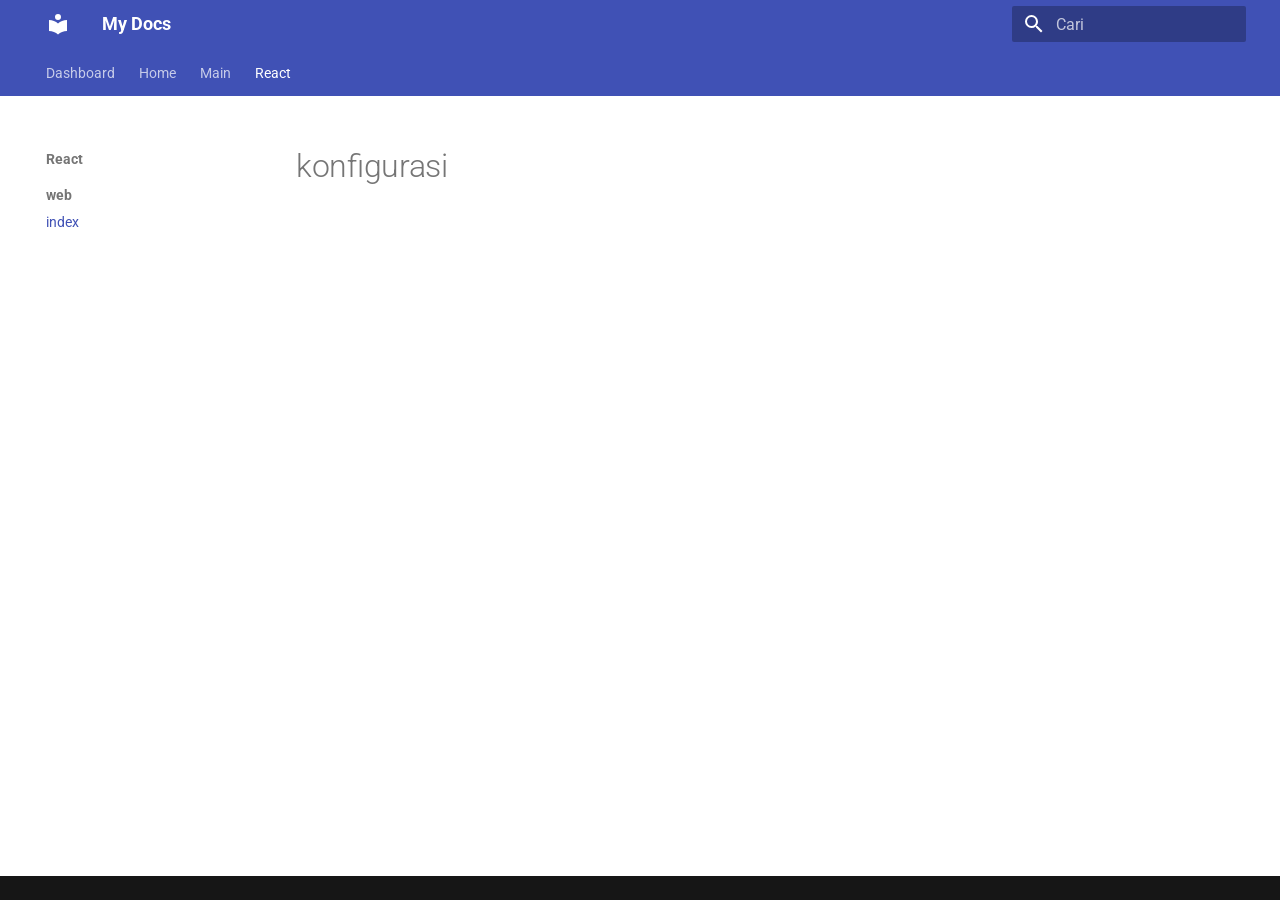
<file: site/reactWeb/index.html>
<!doctype html>
<html lang="id" class="no-js">
  <head>
    
      <meta charset="utf-8">
      <meta name="viewport" content="width=device-width,initial-scale=1">
      
        <meta name="description" content="Dokumentasi">
      
      
        <meta name="author" content="Dodiman">
      
      
      
        <link rel="prev" href="../main/">
      
      
      
        
      
      
      <link rel="icon" href="../assets/images/favicon.png">
      <meta name="generator" content="mkdocs-1.6.1, mkdocs-material-9.8.1">
    
    
      
        <title>index - My Docs</title>
      
    
    
      <link rel="stylesheet" href="../assets/stylesheets/main.57a0d79d.min.css">
      
      


    
    
      
    
    
      
        
        
        <link rel="preconnect" href="https://fonts.gstatic.com" crossorigin>
        <link rel="stylesheet" href="https://fonts.googleapis.com/css?family=Roboto:300,300i,400,400i,700,700i%7CRoboto+Mono:400,400i,700,700i&display=fallback">
        <style>:root{--md-text-font:"Roboto";--md-code-font:"Roboto Mono"}</style>
      
    
    
      <link rel="stylesheet" href="../assets/css/custom.css">
    
    <script>__md_scope=new URL("..",location),__md_hash=e=>[...e].reduce(((e,_)=>(e<<5)-e+_.charCodeAt(0)),0),__md_get=(e,_=localStorage,t=__md_scope)=>JSON.parse(_.getItem(t.pathname+"."+e)),__md_set=(e,_,t=localStorage,a=__md_scope)=>{try{t.setItem(a.pathname+"."+e,JSON.stringify(_))}catch(e){}}</script>
    
      

    
    
  </head>
  
  
    <body dir="ltr">
  
    
    <input class="md-toggle" data-md-toggle="drawer" type="checkbox" id="__drawer" autocomplete="off">
    <input class="md-toggle" data-md-toggle="search" type="checkbox" id="__search" autocomplete="off">
    <label class="md-overlay" for="__drawer"></label>
    <div data-md-component="skip">
      
        
        <a href="#konfigurasi" class="md-skip">
          Lewati ke isi
        </a>
      
    </div>
    <div data-md-component="announce">
      
    </div>
    
    
      

<header class="md-header" data-md-component="header">
  <nav class="md-header__inner md-grid" aria-label="Header">
    <a href=".." title="My Docs" class="md-header__button md-logo" aria-label="My Docs" data-md-component="logo">
      
  
  <svg xmlns="http://www.w3.org/2000/svg" viewBox="0 0 24 24"><path d="M12 8a3 3 0 0 0 3-3 3 3 0 0 0-3-3 3 3 0 0 0-3 3 3 3 0 0 0 3 3m0 3.54C9.64 9.35 6.5 8 3 8v11c3.5 0 6.64 1.35 9 3.54 2.36-2.19 5.5-3.54 9-3.54V8c-3.5 0-6.64 1.35-9 3.54"/></svg>

    </a>
    <label class="md-header__button md-icon" for="__drawer">
      
      <svg xmlns="http://www.w3.org/2000/svg" viewBox="0 0 24 24"><path d="M3 6h18v2H3zm0 5h18v2H3zm0 5h18v2H3z"/></svg>
    </label>
    <div class="md-header__title" data-md-component="header-title">
      <div class="md-header__ellipsis">
        <div class="md-header__topic">
          <span class="md-ellipsis">
            My Docs
          </span>
        </div>
        <div class="md-header__topic" data-md-component="header-topic">
          <span class="md-ellipsis">
            
              index
            
          </span>
        </div>
      </div>
    </div>
    
    
      <script>var palette=__md_get("__palette");if(palette&&palette.color){if("(prefers-color-scheme)"===palette.color.media){var media=matchMedia("(prefers-color-scheme: light)"),input=document.querySelector(media.matches?"[data-md-color-media='(prefers-color-scheme: light)']":"[data-md-color-media='(prefers-color-scheme: dark)']");palette.color.media=input.getAttribute("data-md-color-media"),palette.color.scheme=input.getAttribute("data-md-color-scheme"),palette.color.primary=input.getAttribute("data-md-color-primary"),palette.color.accent=input.getAttribute("data-md-color-accent")}for(var[key,value]of Object.entries(palette.color))document.body.setAttribute("data-md-color-"+key,value)}</script>
    
    
    
      
      
        <label class="md-header__button md-icon" for="__search">
          
          <svg xmlns="http://www.w3.org/2000/svg" viewBox="0 0 24 24"><path d="M9.5 3A6.5 6.5 0 0 1 16 9.5c0 1.61-.59 3.09-1.56 4.23l.27.27h.79l5 5-1.5 1.5-5-5v-.79l-.27-.27A6.52 6.52 0 0 1 9.5 16 6.5 6.5 0 0 1 3 9.5 6.5 6.5 0 0 1 9.5 3m0 2C7 5 5 7 5 9.5S7 14 9.5 14 14 12 14 9.5 12 5 9.5 5"/></svg>
        </label>
        <div class="md-search" data-md-component="search" role="dialog">
  <label class="md-search__overlay" for="__search"></label>
  <div class="md-search__inner" role="search">
    <form class="md-search__form" name="search">
      <input type="text" class="md-search__input" name="query" aria-label="Cari" placeholder="Cari" autocapitalize="off" autocorrect="off" autocomplete="off" spellcheck="false" data-md-component="search-query" required>
      <label class="md-search__icon md-icon" for="__search">
        
        <svg xmlns="http://www.w3.org/2000/svg" viewBox="0 0 24 24"><path d="M9.5 3A6.5 6.5 0 0 1 16 9.5c0 1.61-.59 3.09-1.56 4.23l.27.27h.79l5 5-1.5 1.5-5-5v-.79l-.27-.27A6.52 6.52 0 0 1 9.5 16 6.5 6.5 0 0 1 3 9.5 6.5 6.5 0 0 1 9.5 3m0 2C7 5 5 7 5 9.5S7 14 9.5 14 14 12 14 9.5 12 5 9.5 5"/></svg>
        
        <svg xmlns="http://www.w3.org/2000/svg" viewBox="0 0 24 24"><path d="M20 11v2H8l5.5 5.5-1.42 1.42L4.16 12l7.92-7.92L13.5 5.5 8 11z"/></svg>
      </label>
      <nav class="md-search__options" aria-label="Cari">
        
        <button type="reset" class="md-search__icon md-icon" title="Kosongkan" aria-label="Kosongkan" tabindex="-1">
          
          <svg xmlns="http://www.w3.org/2000/svg" viewBox="0 0 24 24"><path d="M19 6.41 17.59 5 12 10.59 6.41 5 5 6.41 10.59 12 5 17.59 6.41 19 12 13.41 17.59 19 19 17.59 13.41 12z"/></svg>
        </button>
      </nav>
      
        <div class="md-search__suggest" data-md-component="search-suggest"></div>
      
    </form>
    <div class="md-search__output">
      <div class="md-search__scrollwrap" tabindex="0" data-md-scrollfix>
        <div class="md-search-result" data-md-component="search-result">
          <div class="md-search-result__meta">
            Mempersiapkan pencarian
          </div>
          <ol class="md-search-result__list" role="presentation"></ol>
        </div>
      </div>
    </div>
  </div>
</div>
      
    
    
  </nav>
  
</header>
    
    <div class="md-container" data-md-component="container">
      
      
        
          
            
<nav class="md-tabs" aria-label="Tab" data-md-component="tabs">
  <div class="md-grid">
    <ul class="md-tabs__list">
      
        
  
  
  
  
    
    
      
  
  
  
  
    
    
      <li class="md-tabs__item">
        <a href=".." class="md-tabs__link">
          
  
  
  Dashboard

        </a>
      </li>
    
  

    
  

      
        
  
  
  
  
    <li class="md-tabs__item">
      <a href="../beranda/" class="md-tabs__link">
        
  
  
    
  
  Home

      </a>
    </li>
  

      
        
  
  
  
  
    <li class="md-tabs__item">
      <a href="../main/" class="md-tabs__link">
        
  
  
    
  
  Main

      </a>
    </li>
  

      
        
  
  
  
    
  
  
    
    
      
  
  
  
    
  
  
    
    
      <li class="md-tabs__item md-tabs__item--active">
        <a href="./" class="md-tabs__link">
          
  
  
  React

        </a>
      </li>
    
  

    
  

      
    </ul>
  </div>
</nav>
          
        
      
      <main class="md-main" data-md-component="main">
        <div class="md-main__inner md-grid">
          
            
              
              <div class="md-sidebar md-sidebar--primary" data-md-component="sidebar" data-md-type="navigation" >
                <div class="md-sidebar__scrollwrap">
                  <div class="md-sidebar__inner">
                    


  


<nav class="md-nav md-nav--primary md-nav--lifted" aria-label="Navigasi" data-md-level="0">
  <label class="md-nav__title" for="__drawer">
    <a href=".." title="My Docs" class="md-nav__button md-logo" aria-label="My Docs" data-md-component="logo">
      
  
  <svg xmlns="http://www.w3.org/2000/svg" viewBox="0 0 24 24"><path d="M12 8a3 3 0 0 0 3-3 3 3 0 0 0-3-3 3 3 0 0 0-3 3 3 3 0 0 0 3 3m0 3.54C9.64 9.35 6.5 8 3 8v11c3.5 0 6.64 1.35 9 3.54 2.36-2.19 5.5-3.54 9-3.54V8c-3.5 0-6.64 1.35-9 3.54"/></svg>

    </a>
    My Docs
  </label>
  
  <ul class="md-nav__list" data-md-scrollfix>
    
      
      
  
  
  
  
    
    
    
    
      
      
        
      
    
    
    <li class="md-nav__item md-nav__item--nested">
      
        
        
          
        
        <input class="md-nav__toggle md-toggle md-toggle--indeterminate" type="checkbox" id="__nav_1" >
        
          
          <label class="md-nav__link" for="__nav_1" id="__nav_1_label" tabindex="0">
            
  
  
  <span class="md-ellipsis">
    
  
    Dashboard
  

    
  </span>
  
  

            <span class="md-nav__icon md-icon"></span>
          </label>
        
        <nav class="md-nav" data-md-level="1" aria-labelledby="__nav_1_label" aria-expanded="false">
          <label class="md-nav__title" for="__nav_1">
            <span class="md-nav__icon md-icon"></span>
            
  
    Dashboard
  

          </label>
          <ul class="md-nav__list" data-md-scrollfix>
            
              
                
  
  
  
  
    
    
    
    
      
      
        
      
    
    
    <li class="md-nav__item md-nav__item--nested">
      
        
        
          
        
        <input class="md-nav__toggle md-toggle md-toggle--indeterminate" type="checkbox" id="__nav_1_1" >
        
          
          <label class="md-nav__link" for="__nav_1_1" id="__nav_1_1_label" tabindex="0">
            
  
  
  <span class="md-ellipsis">
    
  
    Data
  

    
  </span>
  
  

            <span class="md-nav__icon md-icon"></span>
          </label>
        
        <nav class="md-nav" data-md-level="2" aria-labelledby="__nav_1_1_label" aria-expanded="false">
          <label class="md-nav__title" for="__nav_1_1">
            <span class="md-nav__icon md-icon"></span>
            
  
    Data
  

          </label>
          <ul class="md-nav__list" data-md-scrollfix>
            
              
                
  
  
  
  
    <li class="md-nav__item">
      <a href=".." class="md-nav__link">
        
  
  
  <span class="md-ellipsis">
    
  
    instalasi
  

    
  </span>
  
  

      </a>
    </li>
  

              
            
              
                
  
  
  
  
    <li class="md-nav__item">
      <a href="../python/" class="md-nav__link">
        
  
  
  <span class="md-ellipsis">
    
  
    homenya
  

    
  </span>
  
  

      </a>
    </li>
  

              
            
          </ul>
        </nav>
      
    </li>
  

              
            
          </ul>
        </nav>
      
    </li>
  

    
      
      
  
  
  
  
    <li class="md-nav__item">
      <a href="../beranda/" class="md-nav__link">
        
  
  
  <span class="md-ellipsis">
    
  
    Home
  

    
  </span>
  
  

      </a>
    </li>
  

    
      
      
  
  
  
  
    <li class="md-nav__item">
      <a href="../main/" class="md-nav__link">
        
  
  
  <span class="md-ellipsis">
    
  
    Main
  

    
  </span>
  
  

      </a>
    </li>
  

    
      
      
  
  
    
  
  
  
    
    
    
    
      
        
        
      
      
        
      
    
    
    <li class="md-nav__item md-nav__item--active md-nav__item--section md-nav__item--nested">
      
        
        
        <input class="md-nav__toggle md-toggle " type="checkbox" id="__nav_4" checked>
        
          
          <label class="md-nav__link" for="__nav_4" id="__nav_4_label" tabindex="">
            
  
  
  <span class="md-ellipsis">
    
  
    React
  

    
  </span>
  
  

            <span class="md-nav__icon md-icon"></span>
          </label>
        
        <nav class="md-nav" data-md-level="1" aria-labelledby="__nav_4_label" aria-expanded="true">
          <label class="md-nav__title" for="__nav_4">
            <span class="md-nav__icon md-icon"></span>
            
  
    React
  

          </label>
          <ul class="md-nav__list" data-md-scrollfix>
            
              
                
  
  
    
  
  
  
    
    
    
    
      
      
        
          
          
        
      
    
    
    <li class="md-nav__item md-nav__item--active md-nav__item--section md-nav__item--nested">
      
        
        
        <input class="md-nav__toggle md-toggle " type="checkbox" id="__nav_4_1" checked>
        
          
          <label class="md-nav__link" for="__nav_4_1" id="__nav_4_1_label" tabindex="">
            
  
  
  <span class="md-ellipsis">
    
  
    web
  

    
  </span>
  
  

            <span class="md-nav__icon md-icon"></span>
          </label>
        
        <nav class="md-nav" data-md-level="2" aria-labelledby="__nav_4_1_label" aria-expanded="true">
          <label class="md-nav__title" for="__nav_4_1">
            <span class="md-nav__icon md-icon"></span>
            
  
    web
  

          </label>
          <ul class="md-nav__list" data-md-scrollfix>
            
              
                
  
  
    
  
  
  
    <li class="md-nav__item md-nav__item--active">
      
      <input class="md-nav__toggle md-toggle" type="checkbox" id="__toc">
      
      
        
      
      
      <a href="./" class="md-nav__link md-nav__link--active">
        
  
  
  <span class="md-ellipsis">
    
  
    index
  

    
  </span>
  
  

      </a>
      
    </li>
  

              
            
          </ul>
        </nav>
      
    </li>
  

              
            
          </ul>
        </nav>
      
    </li>
  

    
  </ul>
</nav>
                  </div>
                </div>
              </div>
            
            
              
              <div class="md-sidebar md-sidebar--secondary" data-md-component="sidebar" data-md-type="toc" >
                <div class="md-sidebar__scrollwrap">
                  <div class="md-sidebar__inner">
                    

<nav class="md-nav md-nav--secondary" aria-label="Daftar isi">
  
  
  
    
  
  
</nav>
                  </div>
                </div>
              </div>
            
          
          
            <div class="md-content" data-md-component="content">
              
              <article class="md-content__inner md-typeset">
                
                  



<h1 id="konfigurasi">konfigurasi</h1>
<p><iframe
    src="../reactWeb/konfigurasi/konfigurasi.pdf"
    width="100%"
    height="600px"
    style="border: none;"
>
</iframe>
</p>












                
              </article>
            </div>
          
          
<script>var target=document.getElementById(location.hash.slice(1));target&&target.name&&(target.checked=target.name.startsWith("__tabbed_"))</script>
        </div>
        
          <button type="button" class="md-top md-icon" data-md-component="top" hidden>
  
  <svg xmlns="http://www.w3.org/2000/svg" viewBox="0 0 24 24"><path d="M13 20h-2V8l-5.5 5.5-1.42-1.42L12 4.16l7.92 7.92-1.42 1.42L13 8z"/></svg>
  Kembali ke atas
</button>
        
      </main>
      
        <footer class="md-footer">
  
  <div class="md-footer-meta md-typeset">
    <div class="md-footer-meta__inner md-grid">
      <div class="md-copyright">
  
  
</div>
      
    </div>
  </div>
</footer>
      
    </div>
    <div class="md-dialog" data-md-component="dialog">
      <div class="md-dialog__inner md-typeset"></div>
    </div>
    
    
    
      
      
      <script id="__config" type="application/json">{"annotate": null, "base": "..", "features": ["navigation.tabs", "navigation.top", "navigation.sections", "navigation.expand", "search.suggest", "search.highlight", "content.code.copy"], "search": "../assets/javascripts/workers/search.a7633da7.min.js", "tags": null, "translations": {"clipboard.copied": "Tersalin ke clipboard", "clipboard.copy": "Salin ke clipboard", "search.result.more.one": "1 lagi di halaman ini", "search.result.more.other": "# lagi di halaman ini", "search.result.none": "Tidak ada dokumen yang sesuai", "search.result.one": "1 dokumen ditemukan", "search.result.other": "# dokumen ditemukan", "search.result.placeholder": "Ketik untuk mulai pencarian", "search.result.term.missing": "Tidak ada", "select.version": "Pilih versi"}, "version": null}</script>
    
    
      <script src="../assets/javascripts/bundle.a5f9d56c.min.js"></script>
      
    
  </body>
</html>
</file>
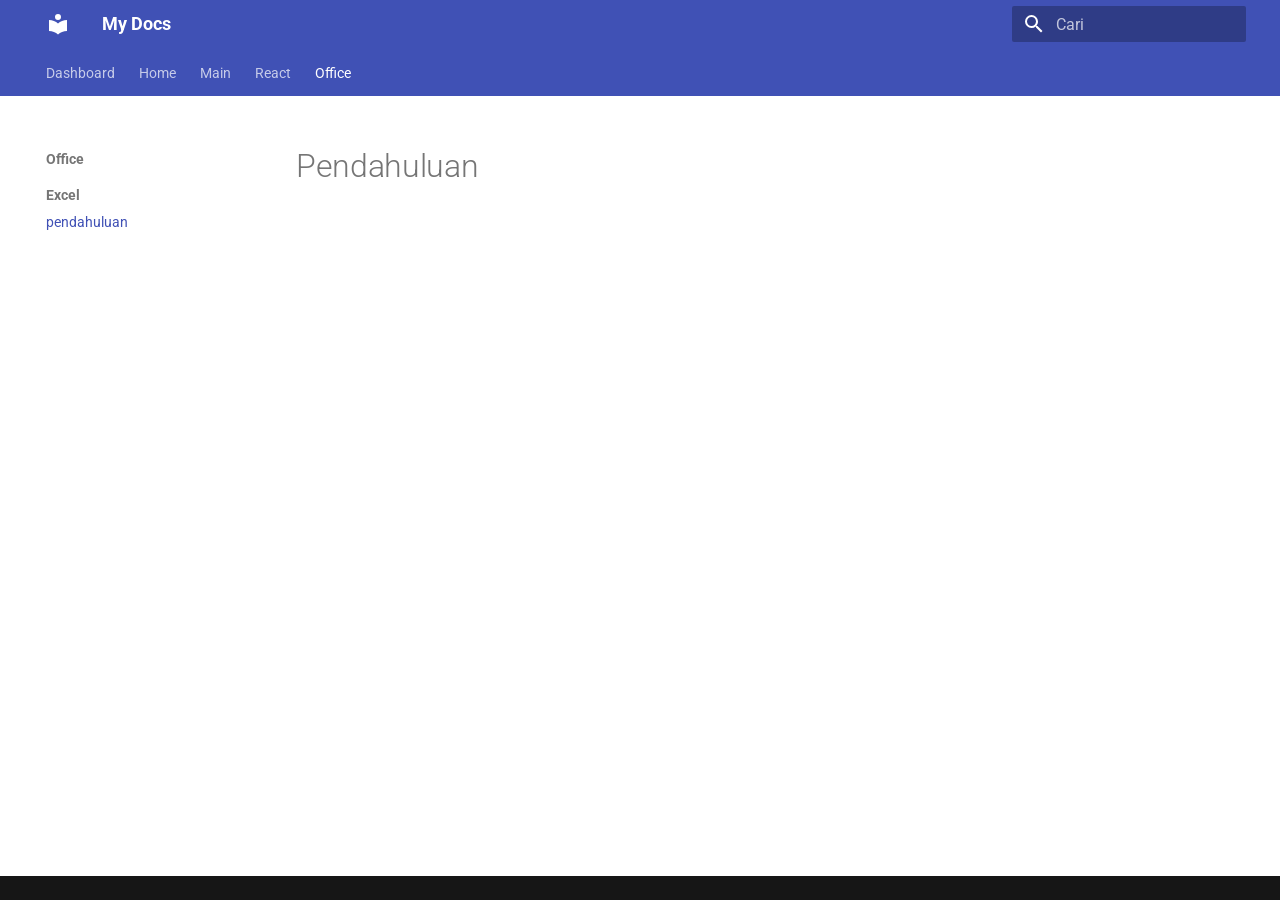
<file: office/excel/pendahuluan/index.html>
<!doctype html>
<html lang="id" class="no-js">
  <head>
    
      <meta charset="utf-8">
      <meta name="viewport" content="width=device-width,initial-scale=1">
      
        <meta name="description" content="Dokumentasi">
      
      
        <meta name="author" content="Dodiman">
      
      
      
        <link rel="prev" href="../../../reactWeb/">
      
      
      
        
      
      
      <link rel="icon" href="../../../assets/images/favicon.png">
      <meta name="generator" content="mkdocs-1.6.1, mkdocs-material-9.8.1">
    
    
      
        <title>pendahuluan - My Docs</title>
      
    
    
      <link rel="stylesheet" href="../../../assets/stylesheets/main.57a0d79d.min.css">
      
      


    
    
      
    
    
      
        
        
        <link rel="preconnect" href="https://fonts.gstatic.com" crossorigin>
        <link rel="stylesheet" href="https://fonts.googleapis.com/css?family=Roboto:300,300i,400,400i,700,700i%7CRoboto+Mono:400,400i,700,700i&display=fallback">
        <style>:root{--md-text-font:"Roboto";--md-code-font:"Roboto Mono"}</style>
      
    
    
      <link rel="stylesheet" href="../../../assets/css/custom.css">
    
    <script>__md_scope=new URL("../../..",location),__md_hash=e=>[...e].reduce(((e,_)=>(e<<5)-e+_.charCodeAt(0)),0),__md_get=(e,_=localStorage,t=__md_scope)=>JSON.parse(_.getItem(t.pathname+"."+e)),__md_set=(e,_,t=localStorage,a=__md_scope)=>{try{t.setItem(a.pathname+"."+e,JSON.stringify(_))}catch(e){}}</script>
    
      

    
    
  </head>
  
  
    <body dir="ltr">
  
    
    <input class="md-toggle" data-md-toggle="drawer" type="checkbox" id="__drawer" autocomplete="off">
    <input class="md-toggle" data-md-toggle="search" type="checkbox" id="__search" autocomplete="off">
    <label class="md-overlay" for="__drawer"></label>
    <div data-md-component="skip">
      
        
        <a href="#pendahuluan" class="md-skip">
          Lewati ke isi
        </a>
      
    </div>
    <div data-md-component="announce">
      
    </div>
    
    
      

<header class="md-header" data-md-component="header">
  <nav class="md-header__inner md-grid" aria-label="Header">
    <a href="../../.." title="My Docs" class="md-header__button md-logo" aria-label="My Docs" data-md-component="logo">
      
  
  <svg xmlns="http://www.w3.org/2000/svg" viewBox="0 0 24 24"><path d="M12 8a3 3 0 0 0 3-3 3 3 0 0 0-3-3 3 3 0 0 0-3 3 3 3 0 0 0 3 3m0 3.54C9.64 9.35 6.5 8 3 8v11c3.5 0 6.64 1.35 9 3.54 2.36-2.19 5.5-3.54 9-3.54V8c-3.5 0-6.64 1.35-9 3.54"/></svg>

    </a>
    <label class="md-header__button md-icon" for="__drawer">
      
      <svg xmlns="http://www.w3.org/2000/svg" viewBox="0 0 24 24"><path d="M3 6h18v2H3zm0 5h18v2H3zm0 5h18v2H3z"/></svg>
    </label>
    <div class="md-header__title" data-md-component="header-title">
      <div class="md-header__ellipsis">
        <div class="md-header__topic">
          <span class="md-ellipsis">
            My Docs
          </span>
        </div>
        <div class="md-header__topic" data-md-component="header-topic">
          <span class="md-ellipsis">
            
              pendahuluan
            
          </span>
        </div>
      </div>
    </div>
    
    
      <script>var palette=__md_get("__palette");if(palette&&palette.color){if("(prefers-color-scheme)"===palette.color.media){var media=matchMedia("(prefers-color-scheme: light)"),input=document.querySelector(media.matches?"[data-md-color-media='(prefers-color-scheme: light)']":"[data-md-color-media='(prefers-color-scheme: dark)']");palette.color.media=input.getAttribute("data-md-color-media"),palette.color.scheme=input.getAttribute("data-md-color-scheme"),palette.color.primary=input.getAttribute("data-md-color-primary"),palette.color.accent=input.getAttribute("data-md-color-accent")}for(var[key,value]of Object.entries(palette.color))document.body.setAttribute("data-md-color-"+key,value)}</script>
    
    
    
      
      
        <label class="md-header__button md-icon" for="__search">
          
          <svg xmlns="http://www.w3.org/2000/svg" viewBox="0 0 24 24"><path d="M9.5 3A6.5 6.5 0 0 1 16 9.5c0 1.61-.59 3.09-1.56 4.23l.27.27h.79l5 5-1.5 1.5-5-5v-.79l-.27-.27A6.52 6.52 0 0 1 9.5 16 6.5 6.5 0 0 1 3 9.5 6.5 6.5 0 0 1 9.5 3m0 2C7 5 5 7 5 9.5S7 14 9.5 14 14 12 14 9.5 12 5 9.5 5"/></svg>
        </label>
        <div class="md-search" data-md-component="search" role="dialog">
  <label class="md-search__overlay" for="__search"></label>
  <div class="md-search__inner" role="search">
    <form class="md-search__form" name="search">
      <input type="text" class="md-search__input" name="query" aria-label="Cari" placeholder="Cari" autocapitalize="off" autocorrect="off" autocomplete="off" spellcheck="false" data-md-component="search-query" required>
      <label class="md-search__icon md-icon" for="__search">
        
        <svg xmlns="http://www.w3.org/2000/svg" viewBox="0 0 24 24"><path d="M9.5 3A6.5 6.5 0 0 1 16 9.5c0 1.61-.59 3.09-1.56 4.23l.27.27h.79l5 5-1.5 1.5-5-5v-.79l-.27-.27A6.52 6.52 0 0 1 9.5 16 6.5 6.5 0 0 1 3 9.5 6.5 6.5 0 0 1 9.5 3m0 2C7 5 5 7 5 9.5S7 14 9.5 14 14 12 14 9.5 12 5 9.5 5"/></svg>
        
        <svg xmlns="http://www.w3.org/2000/svg" viewBox="0 0 24 24"><path d="M20 11v2H8l5.5 5.5-1.42 1.42L4.16 12l7.92-7.92L13.5 5.5 8 11z"/></svg>
      </label>
      <nav class="md-search__options" aria-label="Cari">
        
        <button type="reset" class="md-search__icon md-icon" title="Kosongkan" aria-label="Kosongkan" tabindex="-1">
          
          <svg xmlns="http://www.w3.org/2000/svg" viewBox="0 0 24 24"><path d="M19 6.41 17.59 5 12 10.59 6.41 5 5 6.41 10.59 12 5 17.59 6.41 19 12 13.41 17.59 19 19 17.59 13.41 12z"/></svg>
        </button>
      </nav>
      
        <div class="md-search__suggest" data-md-component="search-suggest"></div>
      
    </form>
    <div class="md-search__output">
      <div class="md-search__scrollwrap" tabindex="0" data-md-scrollfix>
        <div class="md-search-result" data-md-component="search-result">
          <div class="md-search-result__meta">
            Mempersiapkan pencarian
          </div>
          <ol class="md-search-result__list" role="presentation"></ol>
        </div>
      </div>
    </div>
  </div>
</div>
      
    
    
  </nav>
  
</header>
    
    <div class="md-container" data-md-component="container">
      
      
        
          
            
<nav class="md-tabs" aria-label="Tab" data-md-component="tabs">
  <div class="md-grid">
    <ul class="md-tabs__list">
      
        
  
  
  
  
    
    
      
  
  
  
  
    
    
      <li class="md-tabs__item">
        <a href="../../.." class="md-tabs__link">
          
  
  
  Dashboard

        </a>
      </li>
    
  

    
  

      
        
  
  
  
  
    <li class="md-tabs__item">
      <a href="../../../beranda/" class="md-tabs__link">
        
  
  
    
  
  Home

      </a>
    </li>
  

      
        
  
  
  
  
    <li class="md-tabs__item">
      <a href="../../../main/" class="md-tabs__link">
        
  
  
    
  
  Main

      </a>
    </li>
  

      
        
  
  
  
  
    
    
      
  
  
  
  
    
    
      <li class="md-tabs__item">
        <a href="../../../reactWeb/" class="md-tabs__link">
          
  
  
  React

        </a>
      </li>
    
  

    
  

      
        
  
  
  
    
  
  
    
    
      
  
  
  
    
  
  
    
    
      <li class="md-tabs__item md-tabs__item--active">
        <a href="./" class="md-tabs__link">
          
  
  
  Office

        </a>
      </li>
    
  

    
  

      
    </ul>
  </div>
</nav>
          
        
      
      <main class="md-main" data-md-component="main">
        <div class="md-main__inner md-grid">
          
            
              
              <div class="md-sidebar md-sidebar--primary" data-md-component="sidebar" data-md-type="navigation" >
                <div class="md-sidebar__scrollwrap">
                  <div class="md-sidebar__inner">
                    


  


<nav class="md-nav md-nav--primary md-nav--lifted" aria-label="Navigasi" data-md-level="0">
  <label class="md-nav__title" for="__drawer">
    <a href="../../.." title="My Docs" class="md-nav__button md-logo" aria-label="My Docs" data-md-component="logo">
      
  
  <svg xmlns="http://www.w3.org/2000/svg" viewBox="0 0 24 24"><path d="M12 8a3 3 0 0 0 3-3 3 3 0 0 0-3-3 3 3 0 0 0-3 3 3 3 0 0 0 3 3m0 3.54C9.64 9.35 6.5 8 3 8v11c3.5 0 6.64 1.35 9 3.54 2.36-2.19 5.5-3.54 9-3.54V8c-3.5 0-6.64 1.35-9 3.54"/></svg>

    </a>
    My Docs
  </label>
  
  <ul class="md-nav__list" data-md-scrollfix>
    
      
      
  
  
  
  
    
    
    
    
      
      
        
      
    
    
    <li class="md-nav__item md-nav__item--nested">
      
        
        
          
        
        <input class="md-nav__toggle md-toggle md-toggle--indeterminate" type="checkbox" id="__nav_1" >
        
          
          <label class="md-nav__link" for="__nav_1" id="__nav_1_label" tabindex="0">
            
  
  
  <span class="md-ellipsis">
    
  
    Dashboard
  

    
  </span>
  
  

            <span class="md-nav__icon md-icon"></span>
          </label>
        
        <nav class="md-nav" data-md-level="1" aria-labelledby="__nav_1_label" aria-expanded="false">
          <label class="md-nav__title" for="__nav_1">
            <span class="md-nav__icon md-icon"></span>
            
  
    Dashboard
  

          </label>
          <ul class="md-nav__list" data-md-scrollfix>
            
              
                
  
  
  
  
    
    
    
    
      
      
        
      
    
    
    <li class="md-nav__item md-nav__item--nested">
      
        
        
          
        
        <input class="md-nav__toggle md-toggle md-toggle--indeterminate" type="checkbox" id="__nav_1_1" >
        
          
          <label class="md-nav__link" for="__nav_1_1" id="__nav_1_1_label" tabindex="0">
            
  
  
  <span class="md-ellipsis">
    
  
    Data
  

    
  </span>
  
  

            <span class="md-nav__icon md-icon"></span>
          </label>
        
        <nav class="md-nav" data-md-level="2" aria-labelledby="__nav_1_1_label" aria-expanded="false">
          <label class="md-nav__title" for="__nav_1_1">
            <span class="md-nav__icon md-icon"></span>
            
  
    Data
  

          </label>
          <ul class="md-nav__list" data-md-scrollfix>
            
              
                
  
  
  
  
    <li class="md-nav__item">
      <a href="../../.." class="md-nav__link">
        
  
  
  <span class="md-ellipsis">
    
  
    instalasi
  

    
  </span>
  
  

      </a>
    </li>
  

              
            
              
                
  
  
  
  
    <li class="md-nav__item">
      <a href="../../../python/" class="md-nav__link">
        
  
  
  <span class="md-ellipsis">
    
  
    homenya
  

    
  </span>
  
  

      </a>
    </li>
  

              
            
          </ul>
        </nav>
      
    </li>
  

              
            
          </ul>
        </nav>
      
    </li>
  

    
      
      
  
  
  
  
    <li class="md-nav__item">
      <a href="../../../beranda/" class="md-nav__link">
        
  
  
  <span class="md-ellipsis">
    
  
    Home
  

    
  </span>
  
  

      </a>
    </li>
  

    
      
      
  
  
  
  
    <li class="md-nav__item">
      <a href="../../../main/" class="md-nav__link">
        
  
  
  <span class="md-ellipsis">
    
  
    Main
  

    
  </span>
  
  

      </a>
    </li>
  

    
      
      
  
  
  
  
    
    
    
    
      
      
        
      
    
    
    <li class="md-nav__item md-nav__item--nested">
      
        
        
          
        
        <input class="md-nav__toggle md-toggle md-toggle--indeterminate" type="checkbox" id="__nav_4" >
        
          
          <label class="md-nav__link" for="__nav_4" id="__nav_4_label" tabindex="0">
            
  
  
  <span class="md-ellipsis">
    
  
    React
  

    
  </span>
  
  

            <span class="md-nav__icon md-icon"></span>
          </label>
        
        <nav class="md-nav" data-md-level="1" aria-labelledby="__nav_4_label" aria-expanded="false">
          <label class="md-nav__title" for="__nav_4">
            <span class="md-nav__icon md-icon"></span>
            
  
    React
  

          </label>
          <ul class="md-nav__list" data-md-scrollfix>
            
              
                
  
  
  
  
    
    
    
    
      
      
        
      
    
    
    <li class="md-nav__item md-nav__item--nested">
      
        
        
          
        
        <input class="md-nav__toggle md-toggle md-toggle--indeterminate" type="checkbox" id="__nav_4_1" >
        
          
          <label class="md-nav__link" for="__nav_4_1" id="__nav_4_1_label" tabindex="0">
            
  
  
  <span class="md-ellipsis">
    
  
    web
  

    
  </span>
  
  

            <span class="md-nav__icon md-icon"></span>
          </label>
        
        <nav class="md-nav" data-md-level="2" aria-labelledby="__nav_4_1_label" aria-expanded="false">
          <label class="md-nav__title" for="__nav_4_1">
            <span class="md-nav__icon md-icon"></span>
            
  
    web
  

          </label>
          <ul class="md-nav__list" data-md-scrollfix>
            
              
                
  
  
  
  
    <li class="md-nav__item">
      <a href="../../../reactWeb/" class="md-nav__link">
        
  
  
  <span class="md-ellipsis">
    
  
    index
  

    
  </span>
  
  

      </a>
    </li>
  

              
            
          </ul>
        </nav>
      
    </li>
  

              
            
          </ul>
        </nav>
      
    </li>
  

    
      
      
  
  
    
  
  
  
    
    
    
    
      
        
        
      
      
        
      
    
    
    <li class="md-nav__item md-nav__item--active md-nav__item--section md-nav__item--nested">
      
        
        
        <input class="md-nav__toggle md-toggle " type="checkbox" id="__nav_5" checked>
        
          
          <label class="md-nav__link" for="__nav_5" id="__nav_5_label" tabindex="">
            
  
  
  <span class="md-ellipsis">
    
  
    Office
  

    
  </span>
  
  

            <span class="md-nav__icon md-icon"></span>
          </label>
        
        <nav class="md-nav" data-md-level="1" aria-labelledby="__nav_5_label" aria-expanded="true">
          <label class="md-nav__title" for="__nav_5">
            <span class="md-nav__icon md-icon"></span>
            
  
    Office
  

          </label>
          <ul class="md-nav__list" data-md-scrollfix>
            
              
                
  
  
    
  
  
  
    
    
    
    
      
      
        
          
          
        
      
    
    
    <li class="md-nav__item md-nav__item--active md-nav__item--section md-nav__item--nested">
      
        
        
        <input class="md-nav__toggle md-toggle " type="checkbox" id="__nav_5_1" checked>
        
          
          <label class="md-nav__link" for="__nav_5_1" id="__nav_5_1_label" tabindex="">
            
  
  
  <span class="md-ellipsis">
    
  
    Excel
  

    
  </span>
  
  

            <span class="md-nav__icon md-icon"></span>
          </label>
        
        <nav class="md-nav" data-md-level="2" aria-labelledby="__nav_5_1_label" aria-expanded="true">
          <label class="md-nav__title" for="__nav_5_1">
            <span class="md-nav__icon md-icon"></span>
            
  
    Excel
  

          </label>
          <ul class="md-nav__list" data-md-scrollfix>
            
              
                
  
  
    
  
  
  
    <li class="md-nav__item md-nav__item--active">
      
      <input class="md-nav__toggle md-toggle" type="checkbox" id="__toc">
      
      
        
      
      
      <a href="./" class="md-nav__link md-nav__link--active">
        
  
  
  <span class="md-ellipsis">
    
  
    pendahuluan
  

    
  </span>
  
  

      </a>
      
    </li>
  

              
            
          </ul>
        </nav>
      
    </li>
  

              
            
          </ul>
        </nav>
      
    </li>
  

    
  </ul>
</nav>
                  </div>
                </div>
              </div>
            
            
              
              <div class="md-sidebar md-sidebar--secondary" data-md-component="sidebar" data-md-type="toc" >
                <div class="md-sidebar__scrollwrap">
                  <div class="md-sidebar__inner">
                    

<nav class="md-nav md-nav--secondary" aria-label="Daftar isi">
  
  
  
    
  
  
</nav>
                  </div>
                </div>
              </div>
            
          
          
            <div class="md-content" data-md-component="content">
              
              <article class="md-content__inner md-typeset">
                
                  



<h1 id="pendahuluan">Pendahuluan</h1>
<p><iframe
    src="../pendahuluan.pdf"
    width="100%"
    height="600px"
    style="border: none;"
>
</iframe>
</p>












                
              </article>
            </div>
          
          
<script>var target=document.getElementById(location.hash.slice(1));target&&target.name&&(target.checked=target.name.startsWith("__tabbed_"))</script>
        </div>
        
          <button type="button" class="md-top md-icon" data-md-component="top" hidden>
  
  <svg xmlns="http://www.w3.org/2000/svg" viewBox="0 0 24 24"><path d="M13 20h-2V8l-5.5 5.5-1.42-1.42L12 4.16l7.92 7.92-1.42 1.42L13 8z"/></svg>
  Kembali ke atas
</button>
        
      </main>
      
        <footer class="md-footer">
  
  <div class="md-footer-meta md-typeset">
    <div class="md-footer-meta__inner md-grid">
      <div class="md-copyright">
  
  
</div>
      
    </div>
  </div>
</footer>
      
    </div>
    <div class="md-dialog" data-md-component="dialog">
      <div class="md-dialog__inner md-typeset"></div>
    </div>
    
    
    
      
      
      <script id="__config" type="application/json">{"annotate": null, "base": "../../..", "features": ["navigation.tabs", "navigation.top", "navigation.sections", "navigation.expand", "search.suggest", "search.highlight", "content.code.copy"], "search": "../../../assets/javascripts/workers/search.a7633da7.min.js", "tags": null, "translations": {"clipboard.copied": "Tersalin ke clipboard", "clipboard.copy": "Salin ke clipboard", "search.result.more.one": "1 lagi di halaman ini", "search.result.more.other": "# lagi di halaman ini", "search.result.none": "Tidak ada dokumen yang sesuai", "search.result.one": "1 dokumen ditemukan", "search.result.other": "# dokumen ditemukan", "search.result.placeholder": "Ketik untuk mulai pencarian", "search.result.term.missing": "Tidak ada", "select.version": "Pilih versi"}, "version": null}</script>
    
    
      <script src="../../../assets/javascripts/bundle.a5f9d56c.min.js"></script>
      
    
  </body>
</html>
</file>
<file: assets/css/custom.css>
/* Membatasi tinggi block code */
.md-typeset pre > code {
    max-height: 400px;
    overflow-y: auto;
}
</file>
<file: site/assets/css/custom.css>
/* Membatasi tinggi block code */
.md-typeset pre > code {
    max-height: 400px;
    overflow-y: auto;
}
</file>
<file: assets/stylesheets/main.57a0d79d.min.css>
@charset "UTF-8";html{box-sizing:border-box;-webkit-text-size-adjust:none;-moz-text-size-adjust:none;text-size-adjust:none}*,:after,:before{box-sizing:inherit}@media(prefers-reduced-motion){*,:after,:before{transition:none!important}}body{margin:0;-webkit-font-smoothing:antialiased;-moz-osx-font-smoothing:grayscale;--md-text-font-family:var(--md-text-font, _),
    -apple-system, BlinkMacSystemFont, Helvetica, Arial, sans-serif;--md-code-font-family:var(--md-code-font, _),
    SFMono-Regular, Consolas, Menlo, monospace}.md-typeset code:not(.focus-visible),a,button,input,label{-webkit-tap-highlight-color:transparent}a{color:inherit;text-decoration:none}hr{box-sizing:initial;display:block;height:.05rem;padding:0;overflow:visible;border:0}small{font-size:80%}sub,sup{line-height:1em}img{border-style:none}table{border-spacing:0;border-collapse:initial}td,th{font-weight:400;vertical-align:top}button{padding:0;margin:0;font-family:inherit;font-size:inherit;background:#0000;border:0}input{border:0;outline:none}:root{--md-primary-fg-color:#4051b5;--md-primary-fg-color--light:#5d6cc0;--md-primary-fg-color--dark:#303fa1;--md-primary-bg-color:#fff;--md-primary-bg-color--light:#ffffffb3;--md-accent-fg-color:#526cfe;--md-accent-fg-color--transparent:#526cfe1a;--md-accent-bg-color:#fff;--md-accent-bg-color--light:#ffffffb3;--md-typeset-table-sort-icon:url("data:image/svg+xml;charset=utf-8,<svg xmlns='http://www.w3.org/2000/svg' viewBox='0 0 24 24'><path d='m18 21-4-4h3V7h-3l4-4 4 4h-3v10h3M2 19v-2h10v2M2 13v-2h7v2M2 7V5h4v2z'/></svg>");--md-typeset-table-sort-icon--asc:url("data:image/svg+xml;charset=utf-8,<svg xmlns='http://www.w3.org/2000/svg' viewBox='0 0 24 24'><path d='M19 17h3l-4 4-4-4h3V3h2M2 17h10v2H2M6 5v2H2V5m0 6h7v2H2z'/></svg>");--md-typeset-table-sort-icon--desc:url("data:image/svg+xml;charset=utf-8,<svg xmlns='http://www.w3.org/2000/svg' viewBox='0 0 24 24'><path d='M19 7h3l-4-4-4 4h3v14h2M2 17h10v2H2M6 5v2H2V5m0 6h7v2H2z'/></svg>")}[data-md-color-scheme=default]{color-scheme:light}[data-md-color-scheme=default] img[src$="#gh-dark-mode-only"],[data-md-color-scheme=default] img[src$="#only-dark"]{display:none}:root,[data-md-color-scheme=default]{--md-hue:225deg;--md-default-fg-color:#000000de;--md-default-fg-color--light:#0000008a;--md-default-fg-color--lighter:#00000052;--md-default-fg-color--lightest:#00000012;--md-default-bg-color:#fff;--md-default-bg-color--light:#ffffffb3;--md-default-bg-color--lighter:#ffffff4d;--md-default-bg-color--lightest:#ffffff1f;--md-code-fg-color:#36464e;--md-code-bg-color:#f5f5f5;--md-code-bg-color--light:#f5f5f5b3;--md-code-bg-color--lighter:#f5f5f54d;--md-code-hl-color:#4287ff;--md-code-hl-color--light:#4287ff1a;--md-code-hl-number-color:#d52a2a;--md-code-hl-special-color:#db1457;--md-code-hl-function-color:#a846b9;--md-code-hl-constant-color:#6e59d9;--md-code-hl-keyword-color:#3f6ec6;--md-code-hl-string-color:#1c7d4d;--md-code-hl-name-color:var(--md-code-fg-color);--md-code-hl-operator-color:var(--md-default-fg-color--light);--md-code-hl-punctuation-color:var(--md-default-fg-color--light);--md-code-hl-comment-color:var(--md-default-fg-color--light);--md-code-hl-generic-color:var(--md-default-fg-color--light);--md-code-hl-variable-color:var(--md-default-fg-color--light);--md-typeset-color:var(--md-default-fg-color);--md-typeset-a-color:var(--md-primary-fg-color);--md-typeset-del-color:#f5503d26;--md-typeset-ins-color:#0bd57026;--md-typeset-kbd-color:#fafafa;--md-typeset-kbd-accent-color:#fff;--md-typeset-kbd-border-color:#b8b8b8;--md-typeset-mark-color:#ffff0080;--md-typeset-table-color:#0000001f;--md-typeset-table-color--light:#00000009;--md-admonition-fg-color:var(--md-default-fg-color);--md-admonition-bg-color:var(--md-default-bg-color);--md-warning-fg-color:#000000de;--md-warning-bg-color:#ff9;--md-footer-fg-color:#fff;--md-footer-fg-color--light:#ffffffb3;--md-footer-fg-color--lighter:#ffffff73;--md-footer-bg-color:#000000de;--md-footer-bg-color--dark:#00000052;--md-shadow-z1:0 0.2rem 0.5rem #0000000d,
    0 0 0.05rem #0000001a;--md-shadow-z2:0 0.2rem 0.5rem #0000001a,
    0 0 0.05rem #00000040;--md-shadow-z3:0 0.2rem 0.5rem #0003,
    0 0 0.05rem #00000059}.md-icon svg{display:block;width:1.2rem;height:1.2rem;fill:currentcolor}aside,body,input{font-family:var(--md-text-font-family);font-feature-settings:"kern","liga";color:var(--md-typeset-color)}code,kbd,pre{font-family:var(--md-code-font-family);font-feature-settings:"kern"}.md-typeset{font-size:.8rem;line-height:1.6;overflow-wrap:break-word;-webkit-print-color-adjust:exact;color-adjust:exact}@media print{.md-typeset{font-size:.68rem}.md-typeset code,.md-typeset kbd,.md-typeset pre{white-space:pre-wrap}}.md-typeset blockquote,.md-typeset dl,.md-typeset figure,.md-typeset ol,.md-typeset pre,.md-typeset ul{margin-top:1em;margin-bottom:1em}.md-typeset h1{margin:0 0 1.25em;font-size:2em;line-height:1.3;color:var(--md-default-fg-color--light)}.md-typeset h1,.md-typeset h2{font-weight:300;letter-spacing:-.01em}.md-typeset h2{margin:1.6em 0 .64em;font-size:1.5625em;line-height:1.4}.md-typeset h3{margin:1.6em 0 .8em;font-size:1.25em;font-weight:400;line-height:1.5;letter-spacing:-.01em}.md-typeset h2+h3{margin-top:.8em}.md-typeset h4{margin:1em 0;font-weight:700;letter-spacing:-.01em}.md-typeset h5,.md-typeset h6{margin:1.25em 0;font-size:.8em;font-weight:700;color:var(--md-default-fg-color--light);letter-spacing:-.01em}.md-typeset h5{text-transform:uppercase}.md-typeset h5 code{text-transform:none}.md-typeset hr{display:flow-root;margin:1.5em 0;border-bottom:.05rem solid var(--md-default-fg-color--lightest)}.md-typeset a{color:var(--md-typeset-a-color);word-break:break-word}.md-typeset a,.md-typeset a:before{transition:color 125ms}.md-typeset a:focus,.md-typeset a:hover{color:var(--md-accent-fg-color)}.md-typeset a:focus code,.md-typeset a:hover code{color:var(--md-accent-fg-color);background-color:var(--md-accent-fg-color--transparent)}.md-typeset a code{color:var(--md-typeset-a-color)}.md-typeset a.focus-visible{outline-color:var(--md-accent-fg-color);outline-offset:.2rem}.md-typeset code,.md-typeset kbd,.md-typeset pre{font-variant-ligatures:none;color:var(--md-code-fg-color);direction:ltr;transition:background-color 125ms}.md-typeset code{padding:0 .2941176471em;font-size:.85em;word-break:break-word;background-color:var(--md-code-bg-color);border-radius:.1rem;-webkit-box-decoration-break:clone;box-decoration-break:clone;transition:color 125ms,background-color 125ms}.md-typeset code:not(.focus-visible){outline:none}.md-typeset pre{position:relative;display:flow-root;line-height:1.4}.md-typeset pre>code{display:block;padding:.7720588235em 1.1764705882em;margin:0;overflow:auto;word-break:normal;touch-action:auto;scrollbar-color:var(--md-default-fg-color--lighter) #0000;scrollbar-width:thin;outline-color:var(--md-accent-fg-color);box-shadow:none;-webkit-box-decoration-break:slice;box-decoration-break:slice}.md-typeset pre>code:hover{scrollbar-color:var(--md-accent-fg-color) #0000}.md-typeset pre>code::-webkit-scrollbar{width:.2rem;height:.2rem}.md-typeset pre>code::-webkit-scrollbar-thumb{background-color:var(--md-default-fg-color--lighter)}.md-typeset pre>code::-webkit-scrollbar-thumb:hover{background-color:var(--md-accent-fg-color)}.md-typeset kbd{display:inline-block;padding:0 .6666666667em;font-size:.75em;color:var(--md-default-fg-color);word-break:break-word;vertical-align:text-top;background-color:var(--md-typeset-kbd-color);border-radius:.1rem;box-shadow:0 .1rem 0 .05rem var(--md-typeset-kbd-border-color),0 .1rem 0 var(--md-typeset-kbd-border-color),0 -.1rem .2rem var(--md-typeset-kbd-accent-color) inset}.md-typeset mark{color:inherit;word-break:break-word;background-color:var(--md-typeset-mark-color);-webkit-box-decoration-break:clone;box-decoration-break:clone}.md-typeset abbr{text-decoration:none;cursor:help}.md-typeset [data-preview],.md-typeset abbr{border-bottom:.05rem dotted var(--md-default-fg-color--light)}.md-typeset small{opacity:.75}[dir=ltr] .md-typeset sub,[dir=ltr] .md-typeset sup{margin-left:.078125em}[dir=rtl] .md-typeset sub,[dir=rtl] .md-typeset sup{margin-right:.078125em}[dir=ltr] .md-typeset blockquote{padding-left:.6rem;border-left:.2rem solid var(--md-default-fg-color--lighter)}[dir=rtl] .md-typeset blockquote{padding-right:.6rem;border-right:.2rem solid var(--md-default-fg-color--lighter)}.md-typeset blockquote{margin-left:0;margin-right:0;color:var(--md-default-fg-color--light)}.md-typeset ul{list-style-type:disc}.md-typeset ul[type]{list-style-type:revert-layer}[dir=ltr] .md-typeset ol,[dir=ltr] .md-typeset ol li ol,[dir=ltr] .md-typeset ol li ul,[dir=ltr] .md-typeset ul,[dir=ltr] .md-typeset ul li ol,[dir=ltr] .md-typeset ul li ul{margin-left:.625em}[dir=rtl] .md-typeset ol,[dir=rtl] .md-typeset ol li ol,[dir=rtl] .md-typeset ol li ul,[dir=rtl] .md-typeset ul,[dir=rtl] .md-typeset ul li ol,[dir=rtl] .md-typeset ul li ul{margin-right:.625em}.md-typeset ol,.md-typeset ul{padding:0}.md-typeset ol:not([hidden]),.md-typeset ul:not([hidden]){display:flow-root}.md-typeset ol ol,.md-typeset ul ol{list-style-type:lower-alpha}.md-typeset ol ol ol,.md-typeset ul ol ol{list-style-type:lower-roman}.md-typeset ol ol ol ol,.md-typeset ul ol ol ol{list-style-type:upper-alpha}.md-typeset ol ol ol ol ol,.md-typeset ul ol ol ol ol{list-style-type:upper-roman}.md-typeset ol[type],.md-typeset ul[type]{list-style-type:revert-layer}[dir=ltr] .md-typeset ol li,[dir=ltr] .md-typeset ul li{margin-left:1.25em}[dir=rtl] .md-typeset ol li,[dir=rtl] .md-typeset ul li{margin-right:1.25em}.md-typeset ol li,.md-typeset ul li{margin-bottom:.5em}.md-typeset ol li blockquote,.md-typeset ol li p,.md-typeset ul li blockquote,.md-typeset ul li p{margin:.5em 0}.md-typeset ol li:last-child,.md-typeset ul li:last-child{margin-bottom:0}.md-typeset ol li ol,.md-typeset ol li ul,.md-typeset ul li ol,.md-typeset ul li ul{margin-top:.5em;margin-bottom:.5em}[dir=ltr] .md-typeset dd{margin-left:1.875em}[dir=rtl] .md-typeset dd{margin-right:1.875em}.md-typeset dd{margin-top:1em;margin-bottom:1.5em}.md-typeset img,.md-typeset svg,.md-typeset video{max-width:100%;height:auto}.md-typeset img[align=left]{margin:1em 1em 1em 0}.md-typeset img[align=right]{margin:1em 0 1em 1em}.md-typeset img[align]:only-child{margin-top:0}.md-typeset figure{display:flow-root;width:fit-content;max-width:100%;margin:1em auto;text-align:center}.md-typeset figure img{display:block;margin:0 auto}.md-typeset figcaption{max-width:24rem;margin:1em auto;font-style:italic}.md-typeset iframe{max-width:100%}.md-typeset table:not([class]){display:inline-block;max-width:100%;overflow:auto;font-size:.64rem;touch-action:auto;background-color:var(--md-default-bg-color);border:.05rem solid var(--md-typeset-table-color);border-radius:.1rem}@media print{.md-typeset table:not([class]){display:table}}.md-typeset table:not([class])+*{margin-top:1.5em}.md-typeset table:not([class]) td>:first-child,.md-typeset table:not([class]) th>:first-child{margin-top:0}.md-typeset table:not([class]) td>:last-child,.md-typeset table:not([class]) th>:last-child{margin-bottom:0}.md-typeset table:not([class]) td:not([align]),.md-typeset table:not([class]) th:not([align]){text-align:left}[dir=rtl] .md-typeset table:not([class]) td:not([align]),[dir=rtl] .md-typeset table:not([class]) th:not([align]){text-align:right}.md-typeset table:not([class]) th{min-width:5rem;padding:.9375em 1.25em;font-weight:700;vertical-align:top}.md-typeset table:not([class]) td{padding:.9375em 1.25em;vertical-align:top;border-top:.05rem solid var(--md-typeset-table-color)}.md-typeset table:not([class]) tbody tr{transition:background-color 125ms}.md-typeset table:not([class]) tbody tr:hover{background-color:var(--md-typeset-table-color--light);box-shadow:0 .05rem 0 var(--md-default-bg-color) inset}.md-typeset table:not([class]) a{word-break:normal}.md-typeset table th[role=columnheader]{cursor:pointer}[dir=ltr] .md-typeset table th[role=columnheader]:after{margin-left:.5em}[dir=rtl] .md-typeset table th[role=columnheader]:after{margin-right:.5em}.md-typeset table th[role=columnheader]:after{display:inline-block;width:1.2em;height:1.2em;vertical-align:text-bottom;content:"";-webkit-mask-image:var(--md-typeset-table-sort-icon);mask-image:var(--md-typeset-table-sort-icon);-webkit-mask-repeat:no-repeat;mask-repeat:no-repeat;-webkit-mask-size:contain;mask-size:contain;transition:background-color 125ms}.md-typeset table th[role=columnheader]:hover:after{background-color:var(--md-default-fg-color--lighter)}.md-typeset table th[role=columnheader][aria-sort=ascending]:after{background-color:var(--md-default-fg-color--light);-webkit-mask-image:var(--md-typeset-table-sort-icon--asc);mask-image:var(--md-typeset-table-sort-icon--asc)}.md-typeset table th[role=columnheader][aria-sort=descending]:after{background-color:var(--md-default-fg-color--light);-webkit-mask-image:var(--md-typeset-table-sort-icon--desc);mask-image:var(--md-typeset-table-sort-icon--desc)}.md-typeset__scrollwrap{margin:1em -.8rem;overflow-x:auto;touch-action:auto}.md-typeset__table{display:inline-block;padding:0 .8rem;margin-bottom:.5em}@media print{.md-typeset__table{display:block}}html .md-typeset__table table{display:table;width:100%;margin:0;overflow:hidden}@media screen and (max-width:44.984375em){.md-content__inner>pre{margin:1em -.8rem}.md-content__inner>pre code{border-radius:0}}.md-typeset .md-author{position:relative;display:block;flex-shrink:0;width:1.6rem;height:1.6rem;overflow:hidden;border-radius:100%;transition:color 125ms,transform 125ms}.md-typeset .md-author img{display:block}.md-typeset .md-author--more{font-size:.6rem;font-weight:700;line-height:1.6rem;color:var(--md-default-fg-color--lighter);text-align:center;background:var(--md-default-fg-color--lightest)}.md-typeset .md-author--long{width:2.4rem;height:2.4rem}.md-typeset a.md-author{transform:scale(1)}.md-typeset a.md-author img{filter:grayscale(100%) opacity(75%);border-radius:100%;transition:filter 125ms}.md-typeset a.md-author:focus,.md-typeset a.md-author:hover{z-index:1;transform:scale(1.1)}.md-typeset a.md-author:focus img,.md-typeset a.md-author:hover img{filter:grayscale(0)}.md-banner{overflow:auto;color:var(--md-footer-fg-color);background-color:var(--md-footer-bg-color)}@media print{.md-banner{display:none}}.md-banner--warning{color:var(--md-warning-fg-color);background-color:var(--md-warning-bg-color)}.md-banner__inner{padding:0 .8rem;margin:.6rem auto;font-size:.7rem}[dir=ltr] .md-banner__button{float:right}[dir=rtl] .md-banner__button{float:left}.md-banner__button{color:inherit;cursor:pointer;transition:opacity .25s}.no-js .md-banner__button{display:none}.md-banner__button:hover{opacity:.7}html{height:100%;overflow-x:hidden;font-size:125%}@media screen and (min-width:100em){html{font-size:137.5%}}@media screen and (min-width:125em){html{font-size:150%}}body{position:relative;display:flex;flex-direction:column;width:100%;min-height:100%;font-size:.5rem;background-color:var(--md-default-bg-color)}@media print{body{display:block}}@media screen and (max-width:59.984375em){body[data-md-scrolllock]{position:fixed}}.md-grid{max-width:61rem;margin-left:auto;margin-right:auto}.md-container{display:flex;flex-grow:1;flex-direction:column}@media print{.md-container{display:block}}.md-main{flex-grow:1}.md-main__inner{display:flex;height:100%;margin-top:1.5rem}.md-ellipsis{overflow:hidden;text-overflow:ellipsis}.md-toggle{display:none}.md-option{position:absolute;width:0;height:0;opacity:0}.md-option:checked+label:not([hidden]){display:block}.md-option.focus-visible+label{outline-style:auto;outline-color:var(--md-accent-fg-color)}.md-skip{position:fixed;z-index:-1;padding:.3rem .5rem;margin:.5rem;font-size:.64rem;color:var(--md-default-bg-color);background-color:var(--md-default-fg-color);border-radius:.1rem;outline-color:var(--md-accent-fg-color);opacity:0;transform:translateY(.4rem)}.md-skip:focus{z-index:10;opacity:1;transition:transform .25s cubic-bezier(.4,0,.2,1),opacity 175ms 75ms;transform:translateY(0)}@page{margin:25mm}:root{--md-clipboard-icon:url("data:image/svg+xml;charset=utf-8,<svg xmlns='http://www.w3.org/2000/svg' viewBox='0 0 24 24'><path d='M19 21H8V7h11m0-2H8a2 2 0 0 0-2 2v14a2 2 0 0 0 2 2h11a2 2 0 0 0 2-2V7a2 2 0 0 0-2-2m-3-4H4a2 2 0 0 0-2 2v14h2V3h12z'/></svg>");--md-code-select-icon:url("data:image/svg+xml;charset=utf-8,<svg xmlns='http://www.w3.org/2000/svg' viewBox='0 0 24 24'><path d='M19 19h-4v2h4c1.1 0 2-.9 2-2v-4h-2m0-12h-4v2h4v4h2V5c0-1.1-.9-2-2-2M5 5h4V3H5c-1.1 0-2 .9-2 2v4h2m0 6H3v4c0 1.1.9 2 2 2h4v-2H5zm2-4h2v2H7zm4 0h2v2h-2zm4 0h2v2h-2zM7 7h2v2H7zm4 0h2v2h-2zm4 0h2v2h-2zm-8 8h2v2H7zm4 0h2v2h-2zm4 0h2v2h-2z'/></svg>");--md-code-copy-icon:url("data:image/svg+xml;charset=utf-8,<svg xmlns='http://www.w3.org/2000/svg' viewBox='0 0 24 24'><path d='M19 21H8V7h11m0-2H8a2 2 0 0 0-2 2v14a2 2 0 0 0 2 2h11a2 2 0 0 0 2-2V7a2 2 0 0 0-2-2m-3-4H4a2 2 0 0 0-2 2v14h2V3h12z'/></svg>")}.md-clipboard{z-index:1;width:1.5em;height:1.5em;color:var(--md-default-fg-color--lightest);cursor:pointer;border-radius:.1rem;outline-color:var(--md-accent-fg-color);outline-offset:.1rem;transition:color .25s}@media print{.md-clipboard{display:none}}.md-clipboard:not(.focus-visible){outline:none;-webkit-tap-highlight-color:transparent}:hover>.md-clipboard{color:var(--md-default-fg-color--light)}.md-clipboard:focus,.md-clipboard:hover{color:var(--md-accent-fg-color)}.md-clipboard:after{display:block;width:1.125em;height:1.125em;margin:0 auto;content:"";background-color:currentcolor;-webkit-mask-image:var(--md-clipboard-icon);mask-image:var(--md-clipboard-icon);-webkit-mask-repeat:no-repeat;mask-repeat:no-repeat;-webkit-mask-position:center;mask-position:center;-webkit-mask-size:contain;mask-size:contain}.md-clipboard--inline{cursor:pointer}.md-clipboard--inline code{transition:color .25s,background-color .25s}.md-clipboard--inline:focus code,.md-clipboard--inline:hover code{color:var(--md-accent-fg-color);background-color:var(--md-accent-fg-color--transparent)}.md-typeset .md-code__content{display:grid}.md-code__nav{position:absolute;top:.25em;right:.25em;z-index:1;display:flex;gap:.2rem;padding:.2rem;background-color:var(--md-code-bg-color--lighter);border-radius:.1rem;transition:background-color .25s}:hover>.md-code__nav{background-color:var(--md-code-bg-color--light)}.md-code__button{display:block;width:1.5em;height:1.5em;color:var(--md-default-fg-color--lightest);cursor:pointer;outline-color:var(--md-accent-fg-color);outline-offset:.1rem;transition:color .25s}:hover>*>.md-code__button{color:var(--md-default-fg-color--light)}.md-code__button.focus-visible,.md-code__button:hover{color:var(--md-accent-fg-color)}.md-code__button--active{color:var(--md-default-fg-color)!important}.md-code__button:after{display:block;width:1.125em;height:1.125em;margin:0 auto;content:"";background-color:currentcolor;-webkit-mask-repeat:no-repeat;mask-repeat:no-repeat;-webkit-mask-position:center;mask-position:center;-webkit-mask-size:contain;mask-size:contain}.md-code__button[data-md-type=select]:after{-webkit-mask-image:var(--md-code-select-icon);mask-image:var(--md-code-select-icon)}.md-code__button[data-md-type=copy]:after{-webkit-mask-image:var(--md-code-copy-icon);mask-image:var(--md-code-copy-icon)}@keyframes consent{0%{opacity:0;transform:translateY(100%)}to{opacity:1;transform:translateY(0)}}@keyframes overlay{0%{opacity:0}to{opacity:1}}.md-consent__overlay{position:fixed;top:0;z-index:5;width:100%;height:100%;background-color:#0000008a;-webkit-backdrop-filter:blur(.1rem);backdrop-filter:blur(.1rem);opacity:1;animation:overlay .25s both}.md-consent__inner{position:fixed;bottom:0;z-index:5;width:100%;max-height:100%;padding:0;overflow:auto;background-color:var(--md-default-bg-color);border:0;border-radius:.1rem;box-shadow:0 0 .2rem #0000001a,0 .2rem .4rem #0003;animation:consent .5s cubic-bezier(.1,.7,.1,1) both}.md-consent__form{padding:.8rem}.md-consent__settings{display:none;margin:1em 0}input:checked+.md-consent__settings{display:block}.md-consent__controls{margin-bottom:.8rem}.md-typeset .md-consent__controls .md-button{display:inline}@media screen and (max-width:44.984375em){.md-typeset .md-consent__controls .md-button{display:block;width:100%;margin-top:.4rem;text-align:center}}.md-consent label{cursor:pointer}.md-content{flex-grow:1;min-width:0}.md-content__inner{padding-top:.6rem;margin:0 .8rem 1.2rem}@media screen and (min-width:76.25em){[dir=ltr] .md-sidebar--primary:not([hidden])~.md-content>.md-content__inner,[dir=rtl] .md-sidebar--secondary:not([hidden])~.md-content>.md-content__inner{margin-left:1.2rem}[dir=ltr] .md-sidebar--secondary:not([hidden])~.md-content>.md-content__inner,[dir=rtl] .md-sidebar--primary:not([hidden])~.md-content>.md-content__inner{margin-right:1.2rem}}.md-content__inner:before{display:block;height:.4rem;content:""}.md-content__inner>:last-child{margin-bottom:0}[dir=ltr] .md-content__button{float:right;margin-left:.4rem}[dir=rtl] .md-content__button{float:left;margin-right:.4rem}.md-content__button{padding:0;margin:.4rem 0}@media print{.md-content__button{display:none}}.md-typeset .md-content__button{color:var(--md-default-fg-color--lighter)}.md-content__button svg{display:inline;vertical-align:top}[dir=rtl] .md-content__button svg{transform:scaleX(-1)}[dir=ltr] .md-dialog{right:.8rem}[dir=rtl] .md-dialog{left:.8rem}.md-dialog{position:fixed;bottom:.8rem;z-index:4;min-width:11.1rem;padding:.4rem .6rem;pointer-events:none;background-color:var(--md-default-fg-color);border-radius:.1rem;box-shadow:var(--md-shadow-z3);opacity:0;transition:transform 0s .4s,opacity .4s;transform:translateY(100%)}@media print{.md-dialog{display:none}}.md-dialog--active{pointer-events:auto;opacity:1;transition:transform .4s cubic-bezier(.075,.85,.175,1),opacity .4s;transform:translateY(0)}.md-dialog__inner{font-size:.7rem;color:var(--md-default-bg-color)}.md-feedback{margin:2em 0 1em;text-align:center}.md-feedback fieldset{padding:0;margin:0;border:none}.md-feedback__title{margin:1em auto;font-weight:700}.md-feedback__inner{position:relative}.md-feedback__list{position:relative;display:flex;flex-wrap:wrap;place-content:baseline center}.md-feedback__list:hover .md-icon:not(:disabled){color:var(--md-default-fg-color--lighter)}:disabled .md-feedback__list{min-height:1.8rem}.md-feedback__icon{flex-shrink:0;margin:0 .1rem;color:var(--md-default-fg-color--light);cursor:pointer;transition:color 125ms}.md-feedback__icon:not(:disabled).md-icon:hover{color:var(--md-accent-fg-color)}.md-feedback__icon:disabled{color:var(--md-default-fg-color--lightest);pointer-events:none}.md-feedback__note{position:relative;opacity:0;transition:transform .4s cubic-bezier(.1,.7,.1,1),opacity .15s;transform:translateY(.4rem)}.md-feedback__note>*{max-width:16rem;margin:0 auto}:disabled .md-feedback__note{opacity:1;transform:translateY(0)}@media print{.md-feedback,.md-footer{display:none}}.md-footer{color:var(--md-footer-fg-color);background-color:var(--md-footer-bg-color)}.md-footer__inner{justify-content:space-between;padding:.2rem;overflow:auto}.md-footer__inner:not([hidden]){display:flex}.md-footer__link{display:flex;flex-grow:.01;align-items:end;max-width:100%;margin-top:1rem;margin-bottom:.4rem;overflow:hidden;outline-color:var(--md-accent-fg-color);transition:opacity .25s}.md-footer__link:focus,.md-footer__link:hover{opacity:.7}[dir=rtl] .md-footer__link svg{transform:scaleX(-1)}@media screen and (max-width:44.984375em){.md-footer__link--prev{flex-shrink:0}.md-footer__link--prev .md-footer__title{display:none}}[dir=ltr] .md-footer__link--next{margin-left:auto}.md-footer__link--next{text-align:right}[dir=rtl] .md-footer__link--next{margin-right:auto;text-align:left}.md-footer__title{flex-grow:1;max-width:calc(100% - 2.4rem);padding:0 1rem;margin-bottom:.7rem;font-size:.9rem;white-space:nowrap}.md-footer__button{padding:.4rem;margin:.2rem}.md-footer__direction{font-size:.64rem;opacity:.7}.md-footer-meta{background-color:var(--md-footer-bg-color--dark)}.md-footer-meta__inner{display:flex;flex-wrap:wrap;justify-content:space-between;padding:.2rem}html .md-footer-meta.md-typeset a{color:var(--md-footer-fg-color--light)}html .md-footer-meta.md-typeset a:focus,html .md-footer-meta.md-typeset a:hover{color:var(--md-footer-fg-color)}.md-copyright{width:100%;padding:.4rem 0;margin:auto .6rem;font-size:.64rem;color:var(--md-footer-fg-color--lighter)}.md-copyright__highlight{color:var(--md-footer-fg-color--light)}.md-social{display:inline-flex;gap:.2rem;padding:.2rem 0 .6rem;margin:0 .4rem}@media screen and (min-width:45em){.md-copyright{width:auto}.md-social{padding:.6rem 0}}.md-social__link{display:inline-block;width:1.6rem;height:1.6rem;text-align:center}.md-social__link:before{line-height:1.9}.md-social__link svg{max-height:.8rem;vertical-align:-25%;fill:currentcolor}.md-typeset .md-button{display:inline-block;padding:.625em 2em;font-weight:700;color:var(--md-primary-fg-color);cursor:pointer;border:.1rem solid;border-radius:.1rem;transition:color 125ms,background-color 125ms,border-color 125ms}.md-typeset .md-button--primary{color:var(--md-primary-bg-color);background-color:var(--md-primary-fg-color);border-color:var(--md-primary-fg-color)}.md-typeset .md-button:focus,.md-typeset .md-button:hover{color:var(--md-accent-bg-color);background-color:var(--md-accent-fg-color);border-color:var(--md-accent-fg-color)}[dir=ltr] .md-typeset .md-input,[dir=rtl] .md-typeset .md-input{border-top-left-radius:.1rem}[dir=ltr] .md-typeset .md-input,[dir=rtl] .md-typeset .md-input{border-top-right-radius:.1rem}.md-typeset .md-input{height:1.8rem;padding:0 .6rem;font-size:.8rem;border-bottom:.1rem solid var(--md-default-fg-color--lighter);box-shadow:var(--md-shadow-z1);transition:border .25s,box-shadow .25s}.md-typeset .md-input:focus,.md-typeset .md-input:hover{border-bottom-color:var(--md-accent-fg-color);box-shadow:var(--md-shadow-z2)}.md-typeset .md-input--stretch{width:100%}.md-header{position:sticky;left:0;right:0;top:0;z-index:4;display:block;color:var(--md-primary-bg-color);background-color:var(--md-primary-fg-color);box-shadow:0 0 .2rem #0000,0 .2rem .4rem #0000}@media print{.md-header{display:none}}.md-header[hidden]{transition:transform .25s cubic-bezier(.8,0,.6,1),box-shadow .25s;transform:translateY(-100%)}.md-header--shadow{box-shadow:0 0 .2rem #0000001a,0 .2rem .4rem #0003;transition:transform .25s cubic-bezier(.1,.7,.1,1),box-shadow .25s}.md-header__inner{display:flex;align-items:center;padding:0 .2rem}.md-header__button{position:relative;z-index:1;padding:.4rem;margin:.2rem;color:currentcolor;vertical-align:middle;cursor:pointer;outline-color:var(--md-accent-fg-color);transition:opacity .25s}.md-header__button:hover{opacity:.7}.md-header__button:not([hidden]){display:inline-block}.md-header__button:not(.focus-visible){outline:none;-webkit-tap-highlight-color:transparent}.md-header__button.md-logo{padding:.4rem;margin:.2rem}@media screen and (max-width:76.234375em){.md-header__button.md-logo{display:none}}.md-header__button.md-logo img,.md-header__button.md-logo svg{display:block;width:auto;height:1.2rem;fill:currentcolor}@media screen and (min-width:60em){.md-header__button[for=__search]{display:none}}.no-js .md-header__button[for=__search]{display:none}[dir=rtl] .md-header__button[for=__search] svg{transform:scaleX(-1)}@media screen and (min-width:76.25em){.md-header__button[for=__drawer]{display:none}}.md-header__topic{position:absolute;display:flex;max-width:100%;white-space:nowrap;transition:transform .4s cubic-bezier(.1,.7,.1,1),opacity .15s}.md-header__topic+.md-header__topic{z-index:-1;pointer-events:none;opacity:0;transition:transform .4s cubic-bezier(1,.7,.1,.1),opacity .15s;transform:translateX(1.25rem)}[dir=rtl] .md-header__topic+.md-header__topic{transform:translateX(-1.25rem)}.md-draft,.md-header__topic:first-child,.md-nav__title{font-weight:700}[dir=ltr] .md-header__title{margin-left:1rem;margin-right:.4rem}[dir=rtl] .md-header__title{margin-right:1rem;margin-left:.4rem}.md-header__title{flex-grow:1;height:2.4rem;font-size:.9rem;line-height:2.4rem}.md-header__title--active .md-header__topic{z-index:-1;pointer-events:none;opacity:0;transition:transform .4s cubic-bezier(1,.7,.1,.1),opacity .15s;transform:translateX(-1.25rem)}[dir=rtl] .md-header__title--active .md-header__topic{transform:translateX(1.25rem)}.md-header__title--active .md-header__topic+.md-header__topic{z-index:0;pointer-events:auto;opacity:1;transition:transform .4s cubic-bezier(.1,.7,.1,1),opacity .15s;transform:translateX(0)}.md-header__title>.md-header__ellipsis{position:relative;width:100%;height:100%}.md-header__option{display:flex;flex-shrink:0;max-width:100%;white-space:nowrap;transition:max-width 0s .25s,opacity .25s .25s}[data-md-toggle=search]:checked~.md-header .md-header__option{max-width:0;opacity:0;transition:max-width,opacity}.md-header__option>input{bottom:0}.md-header__source{display:none}@media screen and (min-width:60em){[dir=ltr] .md-header__source{margin-left:1rem}[dir=rtl] .md-header__source{margin-right:1rem}.md-header__source{display:block;width:11.7rem;max-width:11.7rem}}@media screen and (min-width:76.25em){[dir=ltr] .md-header__source{margin-left:1.4rem}[dir=rtl] .md-header__source{margin-right:1.4rem}}.md-meta{font-size:.7rem;line-height:1.3;color:var(--md-default-fg-color--light)}.md-meta__list{display:inline-flex;flex-wrap:wrap;padding:0;margin:0;list-style:none}.md-meta__item:not(:last-child):after{margin-left:.2rem;margin-right:.2rem;content:"·"}.md-meta__link{color:var(--md-typeset-a-color)}.md-meta__link:focus,.md-meta__link:hover{color:var(--md-accent-fg-color)}.md-draft{display:inline-block;padding-left:.5714285714em;padding-right:.5714285714em;color:#fff;background-color:#ff1744;border-radius:.125em}:root{--md-nav-icon--prev:url("data:image/svg+xml;charset=utf-8,<svg xmlns='http://www.w3.org/2000/svg' viewBox='0 0 24 24'><path d='M20 11v2H8l5.5 5.5-1.42 1.42L4.16 12l7.92-7.92L13.5 5.5 8 11z'/></svg>");--md-nav-icon--next:url("data:image/svg+xml;charset=utf-8,<svg xmlns='http://www.w3.org/2000/svg' viewBox='0 0 24 24'><path d='M8.59 16.58 13.17 12 8.59 7.41 10 6l6 6-6 6z'/></svg>");--md-toc-icon:url("data:image/svg+xml;charset=utf-8,<svg xmlns='http://www.w3.org/2000/svg' viewBox='0 0 24 24'><path d='M3 9h14V7H3zm0 4h14v-2H3zm0 4h14v-2H3zm16 0h2v-2h-2zm0-10v2h2V7zm0 6h2v-2h-2z'/></svg>");--md-path-icon:url("data:image/svg+xml;charset=utf-8,<svg xmlns='http://www.w3.org/2000/svg' viewBox='0 0 24 24'><path d='M8.59 16.58 13.17 12 8.59 7.41 10 6l6 6-6 6z'/></svg>");--md-post-pin-icon:url("data:image/svg+xml;charset=utf-8,<svg xmlns='http://www.w3.org/2000/svg' viewBox='0 0 24 24'><path d='M16 12V4h1V2H7v2h1v8l-2 2v2h5.2v6h1.6v-6H18v-2z'/></svg>");--md-progress-value:0;--md-progress-delay:400ms;--md-search-result-icon:url("data:image/svg+xml;charset=utf-8,<svg xmlns='http://www.w3.org/2000/svg' viewBox='0 0 24 24'><path d='M14 2H6a2 2 0 0 0-2 2v16a2 2 0 0 0 2 2h7c-.41-.25-.8-.56-1.14-.9-.33-.33-.61-.7-.86-1.1H6V4h7v5h5v1.18c.71.16 1.39.43 2 .82V8zm6.31 16.9c1.33-2.11.69-4.9-1.4-6.22-2.11-1.33-4.91-.68-6.22 1.4-1.34 2.11-.69 4.89 1.4 6.22 1.46.93 3.32.93 4.79.02L22 23.39 23.39 22zm-3.81.1a2.5 2.5 0 0 1-2.5-2.5 2.5 2.5 0 0 1 2.5-2.5 2.5 2.5 0 0 1 2.5 2.5 2.5 2.5 0 0 1-2.5 2.5'/></svg>")}.md-nav,.md-nav__link .md-typeset{font-size:.7rem;line-height:1.3}.md-nav__title{display:block;padding:0 .6rem;overflow:hidden;color:var(--md-default-fg-color--light);text-overflow:ellipsis}.md-nav__title .md-nav__button{display:none}.md-nav__title .md-nav__button img{width:auto;height:100%}.md-nav__title .md-nav__button.md-logo img,.md-nav__title .md-nav__button.md-logo svg{display:block;width:auto;max-width:100%;height:2.4rem;object-fit:contain;fill:currentcolor}.md-nav__list{padding:0;margin:0;list-style:none}.md-nav__link{display:flex;gap:.4rem;align-items:flex-start;margin-top:.625em;scroll-snap-align:start;transition:color 125ms}.md-nav__link--passed,.md-nav__link--passed code{color:var(--md-default-fg-color--light)}.md-nav__item .md-nav__link--active,.md-nav__item .md-nav__link--active code{color:var(--md-typeset-a-color)}.md-nav__link .md-ellipsis{position:relative}.md-nav__link .md-ellipsis code{word-break:normal}[dir=ltr] .md-nav__link .md-icon:last-child{margin-left:auto}[dir=rtl] .md-nav__link .md-icon:last-child{margin-right:auto}.md-nav__link svg{position:relative;flex-shrink:0;height:1.3em;fill:currentcolor}.md-nav__link[for]:focus,.md-nav__link[for]:hover,.md-nav__link[href]:focus,.md-nav__link[href]:hover{color:var(--md-accent-fg-color);cursor:pointer}.md-nav__link[for]:focus code,.md-nav__link[for]:hover code,.md-nav__link[href]:focus code,.md-nav__link[href]:hover code{color:var(--md-accent-fg-color);background-color:var(--md-accent-fg-color--transparent)}.md-nav__link.focus-visible,.md-pagination__link.focus-visible{outline-color:var(--md-accent-fg-color);outline-offset:.2rem}.md-nav--primary .md-nav__link[for=__toc]{display:none}.md-nav--primary .md-nav__link[for=__toc] .md-icon:after{display:block;width:100%;height:100%;background-color:currentcolor;-webkit-mask-image:var(--md-toc-icon);mask-image:var(--md-toc-icon)}.md-nav--primary .md-nav__link[for=__toc]~.md-nav,.md-nav__source{display:none}.md-nav__container>.md-nav__link{margin-top:0}.md-nav__container>.md-nav__link:first-child{flex-grow:1;min-width:0}.md-nav__icon{flex-shrink:0}@media screen and (max-width:76.234375em){.md-nav--primary,.md-nav--primary .md-nav{position:absolute;left:0;right:0;top:0;z-index:1;display:flex;flex-direction:column;height:100%;background-color:var(--md-default-bg-color)}.md-nav--primary .md-nav__item,.md-nav--primary .md-nav__title{font-size:.8rem;line-height:1.5}.md-nav--primary .md-nav__title{position:relative;height:5.6rem;padding:3rem .8rem .2rem;line-height:2.4rem;color:var(--md-default-fg-color--light);white-space:nowrap;cursor:pointer;background-color:var(--md-default-fg-color--lightest)}[dir=ltr] .md-nav--primary .md-nav__title .md-nav__icon{left:.4rem}[dir=rtl] .md-nav--primary .md-nav__title .md-nav__icon{right:.4rem}.md-nav--primary .md-nav__title .md-nav__icon{position:absolute;top:.4rem;display:block;width:1.2rem;height:1.2rem;margin:.2rem}.md-nav--primary .md-nav__title .md-nav__icon:after{display:block;width:100%;height:100%;content:"";background-color:currentcolor;-webkit-mask-image:var(--md-nav-icon--prev);mask-image:var(--md-nav-icon--prev);-webkit-mask-repeat:no-repeat;mask-repeat:no-repeat;-webkit-mask-position:center;mask-position:center;-webkit-mask-size:contain;mask-size:contain}.md-nav--primary .md-nav__title~.md-nav__list{overflow-y:auto;touch-action:pan-y;scroll-snap-type:y mandatory;background-color:var(--md-default-bg-color);box-shadow:0 .05rem 0 var(--md-default-fg-color--lightest) inset}.md-nav--primary .md-nav__title~.md-nav__list>:first-child{border-top:0}.md-nav--primary .md-nav__title[for=__drawer]{font-weight:700;color:var(--md-primary-bg-color);background-color:var(--md-primary-fg-color)}.md-nav--primary .md-nav__title .md-logo{position:absolute;left:.2rem;right:.2rem;top:.2rem;display:block;padding:.4rem;margin:.2rem}.md-nav--primary .md-nav__list{flex:1}.md-nav--primary .md-nav__item{border-top:.05rem solid var(--md-default-fg-color--lightest)}.md-nav--primary .md-nav__item--active>.md-nav__link{color:var(--md-typeset-a-color)}.md-nav--primary .md-nav__item--active>.md-nav__link:focus,.md-nav--primary .md-nav__item--active>.md-nav__link:hover{color:var(--md-accent-fg-color)}.md-nav--primary .md-nav__link{padding:.6rem .8rem;margin-top:0}.md-nav--primary .md-nav__link svg{margin-top:.1em}.md-nav--primary .md-nav__link>.md-nav__link{padding:0}[dir=ltr] .md-nav--primary .md-nav__link .md-nav__icon{margin-right:-.2rem}[dir=rtl] .md-nav--primary .md-nav__link .md-nav__icon{margin-left:-.2rem}.md-nav--primary .md-nav__link .md-nav__icon{width:1.2rem;height:1.2rem;font-size:1.2rem}.md-nav--primary .md-nav__link .md-nav__icon:after{display:block;width:100%;height:100%;content:"";background-color:currentcolor;-webkit-mask-image:var(--md-nav-icon--next);mask-image:var(--md-nav-icon--next);-webkit-mask-repeat:no-repeat;mask-repeat:no-repeat;-webkit-mask-position:center;mask-position:center;-webkit-mask-size:contain;mask-size:contain}[dir=rtl] .md-nav--primary .md-nav__icon:after{transform:scale(-1)}.md-nav--primary .md-nav--secondary .md-nav{position:static;background-color:initial}[dir=ltr] .md-nav--primary .md-nav--secondary .md-nav .md-nav__link{padding-left:1.4rem}[dir=rtl] .md-nav--primary .md-nav--secondary .md-nav .md-nav__link{padding-right:1.4rem}[dir=ltr] .md-nav--primary .md-nav--secondary .md-nav .md-nav .md-nav__link{padding-left:2rem}[dir=rtl] .md-nav--primary .md-nav--secondary .md-nav .md-nav .md-nav__link{padding-right:2rem}[dir=ltr] .md-nav--primary .md-nav--secondary .md-nav .md-nav .md-nav .md-nav__link{padding-left:2.6rem}[dir=rtl] .md-nav--primary .md-nav--secondary .md-nav .md-nav .md-nav .md-nav__link{padding-right:2.6rem}[dir=ltr] .md-nav--primary .md-nav--secondary .md-nav .md-nav .md-nav .md-nav .md-nav__link{padding-left:3.2rem}[dir=rtl] .md-nav--primary .md-nav--secondary .md-nav .md-nav .md-nav .md-nav .md-nav__link{padding-right:3.2rem}.md-nav--secondary{background-color:initial}.md-nav__toggle~.md-nav{display:flex;opacity:0;transition:transform .25s cubic-bezier(.8,0,.6,1),opacity 125ms 50ms;transform:translateX(100%)}[dir=rtl] .md-nav__toggle~.md-nav{transform:translateX(-100%)}.md-nav__toggle:checked~.md-nav{opacity:1;transition:transform .25s cubic-bezier(.4,0,.2,1),opacity 125ms 125ms;transform:translateX(0)}.md-nav__toggle:checked~.md-nav>.md-nav__list{backface-visibility:hidden}}@media screen and (max-width:59.984375em){.md-nav--primary .md-nav__link[for=__toc]{display:flex}.md-nav--primary .md-nav__link[for=__toc] .md-icon:after{content:""}.md-nav--primary .md-nav__link[for=__toc]+.md-nav__link{display:none}.md-nav--primary .md-nav__link[for=__toc]~.md-nav{display:flex}.md-nav__source{display:block;padding:0 .2rem;color:var(--md-primary-bg-color);background-color:var(--md-primary-fg-color--dark)}}@media screen and (min-width:60em) and (max-width:76.234375em){.md-nav--integrated .md-nav__link[for=__toc]{display:flex}.md-nav--integrated .md-nav__link[for=__toc] .md-icon:after{content:""}.md-nav--integrated .md-nav__link[for=__toc]+.md-nav__link{display:none}.md-nav--integrated .md-nav__link[for=__toc]~.md-nav{display:flex}}@media screen and (min-width:60em){.md-nav{margin-bottom:-.4rem}.md-nav--secondary .md-nav__title{position:sticky;top:0;z-index:1;background:var(--md-default-bg-color);box-shadow:0 0 .4rem .4rem var(--md-default-bg-color)}.md-nav--secondary .md-nav__title[for=__toc]{scroll-snap-align:start}.md-nav--secondary .md-nav__title .md-nav__icon{display:none}[dir=ltr] .md-nav--secondary .md-nav__list{padding-left:.6rem}[dir=rtl] .md-nav--secondary .md-nav__list{padding-right:.6rem}.md-nav--secondary .md-nav__list{padding-bottom:.4rem}[dir=ltr] .md-nav--secondary .md-nav__item>.md-nav__link{margin-right:.4rem}[dir=rtl] .md-nav--secondary .md-nav__item>.md-nav__link{margin-left:.4rem}}@media screen and (min-width:76.25em){.md-nav{margin-bottom:-.4rem;transition:max-height .25s cubic-bezier(.86,0,.07,1)}.md-nav--primary .md-nav__title{position:sticky;top:0;z-index:1;background:var(--md-default-bg-color);box-shadow:0 0 .4rem .4rem var(--md-default-bg-color)}.md-nav--primary .md-nav__title[for=__drawer]{scroll-snap-align:start}.md-nav--primary .md-nav__title .md-nav__icon{display:none}[dir=ltr] .md-nav--primary .md-nav__list{padding-left:.6rem}[dir=rtl] .md-nav--primary .md-nav__list{padding-right:.6rem}.md-nav--primary .md-nav__list{padding-bottom:.4rem}[dir=ltr] .md-nav--primary .md-nav__item>.md-nav__link{margin-right:.4rem}[dir=rtl] .md-nav--primary .md-nav__item>.md-nav__link{margin-left:.4rem}.md-nav__toggle~.md-nav{display:grid;grid-template-rows:minmax(.4rem,0fr);visibility:collapse;opacity:0;transition:grid-template-rows .25s cubic-bezier(.86,0,.07,1),opacity .25s,visibility 0s .25s}.md-nav__toggle~.md-nav>.md-nav__list{overflow:hidden}.md-nav__toggle.md-toggle--indeterminate~.md-nav,.md-nav__toggle:checked~.md-nav{grid-template-rows:minmax(.4rem,1fr);visibility:visible;opacity:1;transition:grid-template-rows .25s cubic-bezier(.86,0,.07,1),opacity .15s .1s,visibility}.md-nav__toggle.md-toggle--indeterminate~.md-nav{transition:none}.md-nav__item--nested>.md-nav>.md-nav__title{display:none}.md-nav__item--section{display:block;margin:1.25em 0}.md-nav__item--section:last-child{margin-bottom:0}.md-nav__item--section>.md-nav__link{font-weight:700}.md-nav--lifted>.md-nav__list>.md-nav__item>[for],.md-nav__item--section>.md-nav__link[for]{color:var(--md-default-fg-color--light)}.md-nav--lifted>.md-nav__list>.md-nav__item--active>.md-nav__link:not(.md-nav__container),.md-nav__item--section>.md-nav__link:not(.md-nav__container){pointer-events:none}.md-nav__item--section>.md-nav__link .md-icon,.md-nav__item--section>.md-nav__link>[for]{display:none}[dir=ltr] .md-nav__item--section>.md-nav{margin-left:-.6rem}[dir=rtl] .md-nav__item--section>.md-nav{margin-right:-.6rem}.md-nav__item--section>.md-nav{display:block;visibility:visible;opacity:1}.md-nav__item--section>.md-nav>.md-nav__list>.md-nav__item{padding:0}.md-nav__icon{width:.9rem;height:.9rem;border-radius:100%;transition:background-color .25s}.md-nav__icon:hover{background-color:var(--md-accent-fg-color--transparent)}.md-nav__icon:after{display:inline-block;width:100%;height:100%;vertical-align:-.1rem;content:"";background-color:currentcolor;border-radius:100%;-webkit-mask-image:var(--md-nav-icon--next);mask-image:var(--md-nav-icon--next);-webkit-mask-repeat:no-repeat;mask-repeat:no-repeat;-webkit-mask-position:center;mask-position:center;-webkit-mask-size:contain;mask-size:contain;transition:transform .25s}[dir=rtl] .md-nav__icon:after{transform:rotate(180deg)}.md-nav__item--nested .md-nav__toggle:checked~.md-nav__link .md-nav__icon:after,.md-nav__item--nested .md-toggle--indeterminate~.md-nav__link .md-nav__icon:after{transform:rotate(90deg)}.md-nav--lifted>.md-nav__list>.md-nav__item,.md-nav--lifted>.md-nav__title{display:none}.md-nav--lifted>.md-nav__list>.md-nav__item--active{display:block}.md-nav--lifted>.md-nav__list>.md-nav__item--active>.md-nav__link{position:sticky;top:0;z-index:1;margin-top:0;background:var(--md-default-bg-color);box-shadow:0 0 .4rem .4rem var(--md-default-bg-color)}.md-nav--lifted>.md-nav__list>.md-nav__item--active.md-nav__item--section{margin:0}[dir=ltr] .md-nav--lifted>.md-nav__list>.md-nav__item>.md-nav:not(.md-nav--secondary){margin-left:-.6rem}[dir=rtl] .md-nav--lifted>.md-nav__list>.md-nav__item>.md-nav:not(.md-nav--secondary){margin-right:-.6rem}.md-nav--lifted .md-nav[data-md-level="1"]{grid-template-rows:minmax(.4rem,1fr);visibility:visible;opacity:1}[dir=ltr] .md-nav--integrated>.md-nav__list>.md-nav__item--active .md-nav--secondary{border-left:.05rem solid var(--md-primary-fg-color)}[dir=rtl] .md-nav--integrated>.md-nav__list>.md-nav__item--active .md-nav--secondary{border-right:.05rem solid var(--md-primary-fg-color)}.md-nav--integrated>.md-nav__list>.md-nav__item--active .md-nav--secondary{display:block;margin-bottom:1.25em;visibility:visible;opacity:1}.md-nav--integrated>.md-nav__list>.md-nav__item--active .md-nav--secondary>.md-nav__list{padding-bottom:0;overflow:visible}.md-nav--integrated>.md-nav__list>.md-nav__item--active .md-nav--secondary>.md-nav__title{display:none}}.md-pagination{gap:.4rem;font-size:.8rem;font-weight:700}.md-pagination,.md-pagination>*{display:flex;align-items:center;justify-content:center}.md-pagination>*{min-width:1.8rem;height:1.8rem;text-align:center;border-radius:.2rem}.md-pagination__current{color:var(--md-default-fg-color--light);background-color:var(--md-default-fg-color--lightest)}.md-pagination__link{transition:color 125ms,background-color 125ms}.md-pagination__link:focus,.md-pagination__link:hover{color:var(--md-accent-fg-color);background-color:var(--md-accent-fg-color--transparent)}.md-pagination__link:focus svg,.md-pagination__link:hover svg{color:var(--md-accent-fg-color)}.md-pagination__link svg{display:block;width:1.2rem;max-height:100%;color:var(--md-default-fg-color--lighter);fill:currentcolor}.md-path{padding-top:1.2rem;margin:0 .8rem;overflow:auto;font-size:.7rem}.md-path:not([hidden]){display:block}@media screen and (min-width:76.25em){.md-path{margin:0 1.2rem}}.md-path__list{display:flex;gap:.2rem;align-items:center;padding:0;margin:0;list-style:none}.md-path__item:not(:first-child){display:inline-flex;gap:.2rem;white-space:nowrap}.md-path__item:not(:first-child):before{display:inline;width:.8rem;height:.8rem;content:"";background-color:var(--md-default-fg-color--lighter);-webkit-mask-image:var(--md-path-icon);mask-image:var(--md-path-icon)}.md-path__link{display:flex;align-items:center;color:var(--md-default-fg-color--light)}.md-path__link:focus,.md-path__link:hover,.md-post .md-post__meta a:focus,.md-post .md-post__meta a:hover{color:var(--md-accent-fg-color)}.md-post__back{padding-bottom:1.2rem;margin-bottom:1.2rem;border-bottom:.05rem solid var(--md-default-fg-color--lightest)}@media screen and (max-width:76.234375em){.md-post__back{display:none}}[dir=rtl] .md-post__back svg{transform:scaleX(-1)}.md-post__authors{display:flex;flex-direction:column;gap:.6rem;margin:0 .6rem 1.2rem}.md-post .md-post__meta a{transition:color 125ms}.md-post__title{font-weight:700;color:var(--md-default-fg-color--light)}.md-post--excerpt{margin-bottom:3.2rem}.md-post--excerpt .md-post__header{display:flex;gap:.6rem;align-items:center;min-height:1.6rem}.md-post--excerpt .md-post__authors{display:inline-flex;flex-direction:row;gap:.2rem;align-items:center;min-height:2.4rem;margin:0}[dir=ltr] .md-post--excerpt .md-post__meta .md-meta__list{margin-right:.4rem}[dir=rtl] .md-post--excerpt .md-post__meta .md-meta__list{margin-left:.4rem}.md-post--excerpt .md-post__content>:first-child{--md-scroll-margin:6rem;margin-top:0}.md-post>.md-nav--secondary{margin:1em 0}.md-pin{padding:.2rem;margin-top:-.05rem;background:var(--md-default-fg-color--lightest);border-radius:1rem}.md-pin:after{display:block;width:.6rem;height:.6rem;margin:0 auto;content:"";background-color:currentcolor;-webkit-mask-image:var(--md-post-pin-icon);mask-image:var(--md-post-pin-icon);-webkit-mask-repeat:no-repeat;mask-repeat:no-repeat;-webkit-mask-position:center;mask-position:center;-webkit-mask-size:contain;mask-size:contain}.md-profile{display:flex;gap:.6rem;align-items:center;width:100%;font-size:.7rem;line-height:1.4}.md-profile__description{flex-grow:1}.md-content--post{display:flex}.md-content--post>.md-content__inner{flex-grow:1;min-width:0}@media screen and (min-width:76.25em){[dir=ltr] .md-content--post>.md-content__inner{margin-left:1.2rem}[dir=rtl] .md-content--post>.md-content__inner{margin-right:1.2rem}}@media screen and (max-width:76.234375em){.md-content--post{flex-flow:column-reverse}.md-sidebar.md-sidebar--post{position:static;width:100%;padding:0}.md-sidebar.md-sidebar--post .md-sidebar__scrollwrap{overflow:visible}.md-sidebar.md-sidebar--post .md-sidebar__inner{padding:0}.md-sidebar.md-sidebar--post .md-post__meta{margin-left:.6rem;margin-right:.6rem}.md-sidebar.md-sidebar--post .md-nav__item{display:inline;border:none}.md-sidebar.md-sidebar--post .md-nav__list{display:inline-flex;flex-wrap:wrap;gap:.6rem;padding-top:.6rem;padding-bottom:.6rem}.md-sidebar.md-sidebar--post .md-nav__link{padding:0}.md-sidebar.md-sidebar--post .md-nav{position:static;height:auto;margin-bottom:0}}.md-progress{position:fixed;top:0;z-index:4;width:100%;height:.075rem;background:var(--md-primary-bg-color);opacity:min(clamp(0,var(--md-progress-value),1),clamp(0,100 - var(--md-progress-value),1));transition:transform .5s cubic-bezier(.19,1,.22,1),opacity .25s var(--md-progress-delay);transform:scaleX(calc(var(--md-progress-value) * 1%));transform-origin:left}.md-search{position:relative}.no-js .md-search{display:none}.md-search__overlay{z-index:1;opacity:0}@media screen and (max-width:59.984375em){[dir=ltr] .md-search__overlay{left:-2.2rem}[dir=rtl] .md-search__overlay{right:-2.2rem}.md-search__overlay{position:absolute;top:-1rem;width:2rem;height:2rem;overflow:hidden;pointer-events:none;background-color:var(--md-default-bg-color);border-radius:1rem;transition:transform .3s .1s,opacity .2s .2s;transform-origin:center}[data-md-toggle=search]:checked~.md-header .md-search__overlay{opacity:1;transition:transform .4s,opacity .1s}}@media screen and (min-width:60em){.md-search{padding:.2rem 0}[dir=ltr] .md-search__overlay{left:0}[dir=rtl] .md-search__overlay{right:0}.md-search__overlay{position:fixed;top:0;width:0;height:0;cursor:pointer;background-color:#0000008a;transition:width 0s .25s,height 0s .25s,opacity .25s}[data-md-toggle=search]:checked~.md-header .md-search__overlay{width:100%;height:200vh;opacity:1;transition:width,height,opacity .25s}}@media screen and (max-width:29.984375em){[data-md-toggle=search]:checked~.md-header .md-search__overlay{transform:scale(45)}}@media screen and (min-width:30em) and (max-width:44.984375em){[data-md-toggle=search]:checked~.md-header .md-search__overlay{transform:scale(60)}}@media screen and (min-width:45em) and (max-width:59.984375em){[data-md-toggle=search]:checked~.md-header .md-search__overlay{transform:scale(75)}}.md-search__inner,.md-search__scrollwrap,.md-sidebar__scrollwrap{backface-visibility:hidden}@media screen and (max-width:59.984375em){[dir=ltr] .md-search__inner{left:0}.md-search__inner{position:fixed;top:0;z-index:2;width:0;height:0;overflow:hidden;opacity:0;transition:width 0s .3s,height 0s .3s,transform .15s cubic-bezier(.4,0,.2,1) .15s,opacity .15s .15s;transform:translateX(5%)}[dir=rtl] .md-search__inner{right:0;transform:translateX(-5%)}[data-md-toggle=search]:checked~.md-header .md-search__inner{width:100%;height:100%;opacity:1;transition:width,height,transform .15s cubic-bezier(.1,.7,.1,1) .15s,opacity .15s .15s;transform:translateX(0)}}@media screen and (min-width:60em){[dir=ltr] .md-search__inner{float:right}[dir=rtl] .md-search__inner{float:left}.md-search__inner{position:relative;width:11.7rem;padding:.1rem 0;transition:width .25s cubic-bezier(.1,.7,.1,1)}}@media screen and (min-width:60em) and (max-width:76.234375em){[data-md-toggle=search]:checked~.md-header .md-search__inner{width:23.4rem}}@media screen and (min-width:76.25em){[data-md-toggle=search]:checked~.md-header .md-search__inner{width:34.4rem}}.md-search__form{position:relative;z-index:2;height:2.4rem;background-color:var(--md-default-bg-color);box-shadow:0 0 .6rem #0000;transition:color .25s,background-color .25s}@media screen and (min-width:60em){.md-search__form{height:1.8rem;background-color:#00000042;border-radius:.1rem}.md-search__form:hover{background-color:#ffffff1f}}[data-md-toggle=search]:checked~.md-header .md-search__form{color:var(--md-default-fg-color);background-color:var(--md-default-bg-color);border-radius:.1rem .1rem 0 0;box-shadow:0 0 .6rem #00000012}[dir=ltr] .md-search__input{padding-left:3.6rem;padding-right:2.2rem}[dir=rtl] .md-search__input{padding-right:3.6rem;padding-left:2.2rem}.md-search__input{position:relative;z-index:2;width:100%;height:100%;font-size:.9rem;text-overflow:ellipsis;background:#0000}.md-search__input::placeholder{transition:color .25s}.md-search__input::placeholder,.md-search__input~.md-search__icon{color:var(--md-default-fg-color--light)}.md-search__input::-ms-clear{display:none}@media screen and (max-width:59.984375em){.md-search__input{width:100%;height:2.4rem;font-size:.9rem}}.md-search__icon{display:inline-block;width:1.2rem;height:1.2rem;cursor:pointer;transition:color .25s,opacity .25s}.md-search__icon:hover{opacity:.7}[dir=ltr] .md-search__icon[for=__search]{left:.5rem}[dir=rtl] .md-search__icon[for=__search]{right:.5rem}.md-search__icon[for=__search]{position:absolute;top:.3rem;z-index:2}[dir=rtl] .md-search__icon[for=__search] svg{transform:scaleX(-1)}@media screen and (max-width:59.984375em){[dir=ltr] .md-search__icon[for=__search]{left:.8rem}[dir=rtl] .md-search__icon[for=__search]{right:.8rem}.md-search__icon[for=__search]{top:.6rem}.md-search__icon[for=__search] svg:first-child{display:none}}@media screen and (min-width:60em){[dir=ltr] .md-search__input{padding-left:2.2rem}[dir=rtl] .md-search__input{padding-right:2.2rem}.md-search__input{font-size:.8rem;color:inherit}.md-search__input::placeholder{color:var(--md-primary-bg-color--light)}.md-search__input+.md-search__icon{color:var(--md-primary-bg-color)}[data-md-toggle=search]:checked~.md-header .md-search__input{text-overflow:clip}[data-md-toggle=search]:checked~.md-header .md-search__input+.md-search__icon{color:var(--md-default-fg-color--light)}[data-md-toggle=search]:checked~.md-header .md-search__input::placeholder{color:#0000}.md-search__icon[for=__search]{pointer-events:none}.md-search__icon[for=__search] svg:last-child{display:none}}[dir=ltr] .md-search__options{right:.5rem}[dir=rtl] .md-search__options{left:.5rem}.md-search__options{position:absolute;top:.3rem;z-index:2;pointer-events:none}@media screen and (max-width:59.984375em){[dir=ltr] .md-search__options{right:.8rem}[dir=rtl] .md-search__options{left:.8rem}.md-search__options{top:.6rem}}[dir=ltr] .md-search__options>.md-icon{margin-left:.2rem}[dir=rtl] .md-search__options>.md-icon{margin-right:.2rem}.md-search__options>.md-icon{color:var(--md-default-fg-color--light);opacity:0;transition:transform .15s cubic-bezier(.1,.7,.1,1),opacity .15s;transform:scale(.75)}.md-search__options>.md-icon:not(.focus-visible){outline:none;-webkit-tap-highlight-color:transparent}[data-md-toggle=search]:checked~.md-header .md-search__input:valid~.md-search__options>.md-icon{pointer-events:auto;opacity:1;transform:scale(1)}[data-md-toggle=search]:checked~.md-header .md-search__input:valid~.md-search__options>.md-icon:hover{opacity:.7}[dir=ltr] .md-search__suggest{padding-left:3.6rem;padding-right:2.2rem}[dir=rtl] .md-search__suggest{padding-right:3.6rem;padding-left:2.2rem}.md-search__suggest{position:absolute;top:0;display:flex;align-items:center;width:100%;height:100%;font-size:.9rem;color:var(--md-default-fg-color--lighter);white-space:pre;opacity:0;transition:opacity 50ms}[data-md-toggle=search]:checked~.md-header .md-search__suggest{opacity:1;transition:opacity .3s .1s}[dir=ltr] .md-search__output,[dir=rtl] .md-search__output{border-bottom-left-radius:.1rem}[dir=ltr] .md-search__output,[dir=rtl] .md-search__output{border-bottom-right-radius:.1rem}.md-search__output{position:absolute;z-index:1;width:100%;overflow:hidden}@media screen and (max-width:59.984375em){.md-search__output{top:2.4rem;bottom:0}}.md-search__scrollwrap{height:100%;overflow-y:auto;touch-action:pan-y;background-color:var(--md-default-bg-color)}@media(max-resolution:1dppx){.md-search__scrollwrap{transform:translateZ(0)}}@media screen and (min-width:60em) and (max-width:76.234375em){.md-search__scrollwrap{width:23.4rem}}@media screen and (min-width:76.25em){.md-search__scrollwrap{width:34.4rem}}@media screen and (min-width:60em){[dir=ltr] .md-search__suggest{padding-left:2.2rem}[dir=rtl] .md-search__suggest{padding-right:2.2rem}.md-search__suggest{font-size:.8rem}.md-search__output{top:1.9rem;opacity:0;transition:opacity .4s}[data-md-toggle=search]:checked~.md-header .md-search__output{box-shadow:var(--md-shadow-z3);opacity:1}.md-search__scrollwrap{max-height:0;scrollbar-color:var(--md-default-fg-color--lighter) #0000;scrollbar-width:thin}[data-md-toggle=search]:checked~.md-header .md-search__scrollwrap{max-height:75vh}.md-search__scrollwrap:hover{scrollbar-color:var(--md-accent-fg-color) #0000}.md-search__scrollwrap::-webkit-scrollbar{width:.2rem;height:.2rem}.md-search__scrollwrap::-webkit-scrollbar-thumb{background-color:var(--md-default-fg-color--lighter)}.md-search__scrollwrap::-webkit-scrollbar-thumb:hover{background-color:var(--md-accent-fg-color)}}.md-search-result{color:var(--md-default-fg-color);word-break:break-word}.md-search-result__meta{padding:0 .8rem;font-size:.64rem;line-height:1.8rem;color:var(--md-default-fg-color--light);scroll-snap-align:start;background-color:var(--md-default-fg-color--lightest)}@media screen and (min-width:60em){[dir=ltr] .md-search-result__meta{padding-left:2.2rem}[dir=rtl] .md-search-result__meta{padding-right:2.2rem}}.md-search-result__list{padding:0;margin:0;list-style:none;-webkit-user-select:none;user-select:none}.md-search-result__item{box-shadow:0 -.05rem var(--md-default-fg-color--lightest)}.md-search-result__item:first-child{box-shadow:none}.md-search-result__link{display:block;scroll-snap-align:start;outline:none;transition:background-color .25s}.md-search-result__link:focus,.md-search-result__link:hover{background-color:var(--md-accent-fg-color--transparent)}.md-search-result__link:last-child p:last-child{margin-bottom:.6rem}.md-search-result__more>summary{position:sticky;top:0;z-index:1;display:block;cursor:pointer;scroll-snap-align:start;outline:none}.md-search-result__more>summary::marker{display:none}.md-search-result__more>summary::-webkit-details-marker{display:none}.md-search-result__more>summary>div{padding:.75em .8rem;font-size:.64rem;color:var(--md-typeset-a-color);transition:color .25s,background-color .25s}@media screen and (min-width:60em){[dir=ltr] .md-search-result__more>summary>div{padding-left:2.2rem}[dir=rtl] .md-search-result__more>summary>div{padding-right:2.2rem}}.md-search-result__more>summary:focus>div,.md-search-result__more>summary:hover>div{color:var(--md-accent-fg-color);background-color:var(--md-accent-fg-color--transparent)}.md-search-result__more[open]>summary{background-color:var(--md-default-bg-color)}.md-search-result__article{position:relative;padding:0 .8rem;overflow:hidden}@media screen and (min-width:60em){[dir=ltr] .md-search-result__article{padding-left:2.2rem}[dir=rtl] .md-search-result__article{padding-right:2.2rem}}[dir=ltr] .md-search-result__icon{left:0}[dir=rtl] .md-search-result__icon{right:0}.md-search-result__icon{position:absolute;width:1.2rem;height:1.2rem;margin:.5rem;color:var(--md-default-fg-color--light)}@media screen and (max-width:59.984375em){.md-search-result__icon{display:none}}.md-search-result__icon:after{display:inline-block;width:100%;height:100%;content:"";background-color:currentcolor;-webkit-mask-image:var(--md-search-result-icon);mask-image:var(--md-search-result-icon);-webkit-mask-repeat:no-repeat;mask-repeat:no-repeat;-webkit-mask-position:center;mask-position:center;-webkit-mask-size:contain;mask-size:contain}[dir=rtl] .md-search-result__icon:after{transform:scaleX(-1)}.md-search-result .md-typeset{font-size:.64rem;line-height:1.6;color:var(--md-default-fg-color--light)}.md-search-result .md-typeset h1{margin:.55rem 0;font-size:.8rem;font-weight:400;line-height:1.4;color:var(--md-default-fg-color)}.md-search-result .md-typeset h1 mark,.md-search-result .md-typeset h2 mark{text-decoration:none}.md-search-result .md-typeset h2{font-weight:700;line-height:1.6}.md-search-result .md-typeset h2,.md-search-result__terms{margin:.5em 0;font-size:.64rem;color:var(--md-default-fg-color)}.md-search-result__terms{display:block;font-style:italic}.md-search-result mark{color:var(--md-accent-fg-color);text-decoration:underline;background-color:initial}.md-select{position:relative;z-index:1}.md-select__inner{position:absolute;top:calc(100% - .2rem);left:50%;max-height:0;margin-top:.2rem;color:var(--md-default-fg-color);background-color:var(--md-default-bg-color);border-radius:.1rem;box-shadow:var(--md-shadow-z2);opacity:0;transition:transform .25s 375ms,opacity .25s .25s,max-height 0s .5s;transform:translate3d(-50%,.3rem,0)}.md-select:focus-within .md-select__inner,.md-select:hover .md-select__inner{max-height:10rem;opacity:1;transition:transform .25s cubic-bezier(.1,.7,.1,1),opacity .25s,max-height;transform:translate3d(-50%,0,0)}.md-select__inner:after{position:absolute;top:0;left:50%;width:0;height:0;margin-top:-.2rem;margin-left:-.2rem;content:"";border:.2rem solid #0000;border-top:0;border-bottom-color:var(--md-default-bg-color)}.md-select__list{max-height:inherit;padding:0;margin:0;overflow:auto;font-size:.8rem;list-style-type:none;border-radius:.1rem}.md-select__item{line-height:1.8rem}[dir=ltr] .md-select__link{padding-left:.6rem;padding-right:1.2rem}[dir=rtl] .md-select__link{padding-right:.6rem;padding-left:1.2rem}.md-select__link{display:block;width:100%;cursor:pointer;scroll-snap-align:start;outline:none;transition:background-color .25s,color .25s}.md-select__link:focus,.md-select__link:hover{color:var(--md-accent-fg-color)}.md-select__link:focus{background-color:var(--md-default-fg-color--lightest)}.md-sidebar{position:sticky;top:2.4rem;flex-shrink:0;align-self:flex-start;width:12.1rem;padding:1.2rem 0}@media print{.md-sidebar{display:none}}@media screen and (max-width:76.234375em){[dir=ltr] .md-sidebar--primary{left:-12.1rem}[dir=rtl] .md-sidebar--primary{right:-12.1rem}.md-sidebar--primary{position:fixed;top:0;z-index:5;display:block;width:12.1rem;height:100%;background-color:var(--md-default-bg-color);transition:transform .25s cubic-bezier(.4,0,.2,1),box-shadow .25s;transform:translateX(0)}[data-md-toggle=drawer]:checked~.md-container .md-sidebar--primary{box-shadow:var(--md-shadow-z3);transform:translateX(12.1rem)}[dir=rtl] [data-md-toggle=drawer]:checked~.md-container .md-sidebar--primary{transform:translateX(-12.1rem)}.md-sidebar--primary .md-sidebar__scrollwrap{position:absolute;top:0;right:0;bottom:0;left:0;margin:0;overflow:hidden;scroll-snap-type:none}}@media screen and (min-width:76.25em){.md-sidebar{height:0}.no-js .md-sidebar{height:auto}.md-header--lifted~.md-container .md-sidebar{top:4.8rem}}.md-sidebar--secondary{display:none;order:2}@media screen and (min-width:60em){.md-sidebar--secondary{height:0}.no-js .md-sidebar--secondary{height:auto}.md-sidebar--secondary:not([hidden]){display:block}.md-sidebar--secondary .md-sidebar__scrollwrap{touch-action:pan-y}.md-sidebar__scrollwrap{scrollbar-gutter:stable;scrollbar-width:thin}}.md-sidebar__scrollwrap{margin:0 .2rem;overflow-y:auto;scrollbar-color:var(--md-default-fg-color--lighter) #0000}.md-sidebar__scrollwrap::-webkit-scrollbar{width:.2rem;height:.2rem}.md-sidebar__scrollwrap:focus-within,.md-sidebar__scrollwrap:hover{scrollbar-color:var(--md-accent-fg-color) #0000}.md-sidebar__scrollwrap:focus-within::-webkit-scrollbar-thumb,.md-sidebar__scrollwrap:hover::-webkit-scrollbar-thumb{background-color:var(--md-default-fg-color--lighter)}.md-sidebar__scrollwrap:focus-within::-webkit-scrollbar-thumb:hover,.md-sidebar__scrollwrap:hover::-webkit-scrollbar-thumb:hover{background-color:var(--md-accent-fg-color)}@supports selector(::-webkit-scrollbar){.md-sidebar__scrollwrap{scrollbar-gutter:auto}[dir=ltr] .md-sidebar__inner{padding-right:calc(100% - 11.5rem)}[dir=rtl] .md-sidebar__inner{padding-left:calc(100% - 11.5rem)}}@media screen and (max-width:76.234375em){.md-overlay{position:fixed;top:0;z-index:5;width:0;height:0;background-color:#0000008a;opacity:0;transition:width 0s .25s,height 0s .25s,opacity .25s}[data-md-toggle=drawer]:checked~.md-overlay{width:100%;height:100%;opacity:1;transition:width,height,opacity .25s}}@keyframes facts{0%{height:0}to{height:.65rem}}@keyframes fact{0%{opacity:0;transform:translateY(100%)}50%{opacity:0}to{opacity:1;transform:translateY(0)}}:root{--md-source-forks-icon:url("data:image/svg+xml;charset=utf-8,<svg xmlns='http://www.w3.org/2000/svg' viewBox='0 0 16 16'><path d='M5 5.372v.878c0 .414.336.75.75.75h4.5a.75.75 0 0 0 .75-.75v-.878a2.25 2.25 0 1 1 1.5 0v.878a2.25 2.25 0 0 1-2.25 2.25h-1.5v2.128a2.251 2.251 0 1 1-1.5 0V8.5h-1.5A2.25 2.25 0 0 1 3.5 6.25v-.878a2.25 2.25 0 1 1 1.5 0M5 3.25a.75.75 0 1 0-1.5 0 .75.75 0 0 0 1.5 0m6.75.75a.75.75 0 1 0 0-1.5.75.75 0 0 0 0 1.5m-3 8.75a.75.75 0 1 0-1.5 0 .75.75 0 0 0 1.5 0'/></svg>");--md-source-repositories-icon:url("data:image/svg+xml;charset=utf-8,<svg xmlns='http://www.w3.org/2000/svg' viewBox='0 0 16 16'><path d='M2 2.5A2.5 2.5 0 0 1 4.5 0h8.75a.75.75 0 0 1 .75.75v12.5a.75.75 0 0 1-.75.75h-2.5a.75.75 0 0 1 0-1.5h1.75v-2h-8a1 1 0 0 0-.714 1.7.75.75 0 1 1-1.072 1.05A2.5 2.5 0 0 1 2 11.5Zm10.5-1h-8a1 1 0 0 0-1 1v6.708A2.5 2.5 0 0 1 4.5 9h8ZM5 12.25a.25.25 0 0 1 .25-.25h3.5a.25.25 0 0 1 .25.25v3.25a.25.25 0 0 1-.4.2l-1.45-1.087a.25.25 0 0 0-.3 0L5.4 15.7a.25.25 0 0 1-.4-.2Z'/></svg>");--md-source-stars-icon:url("data:image/svg+xml;charset=utf-8,<svg xmlns='http://www.w3.org/2000/svg' viewBox='0 0 16 16'><path d='M8 .25a.75.75 0 0 1 .673.418l1.882 3.815 4.21.612a.75.75 0 0 1 .416 1.279l-3.046 2.97.719 4.192a.751.751 0 0 1-1.088.791L8 12.347l-3.766 1.98a.75.75 0 0 1-1.088-.79l.72-4.194L.818 6.374a.75.75 0 0 1 .416-1.28l4.21-.611L7.327.668A.75.75 0 0 1 8 .25m0 2.445L6.615 5.5a.75.75 0 0 1-.564.41l-3.097.45 2.24 2.184a.75.75 0 0 1 .216.664l-.528 3.084 2.769-1.456a.75.75 0 0 1 .698 0l2.77 1.456-.53-3.084a.75.75 0 0 1 .216-.664l2.24-2.183-3.096-.45a.75.75 0 0 1-.564-.41z'/></svg>");--md-source-version-icon:url("data:image/svg+xml;charset=utf-8,<svg xmlns='http://www.w3.org/2000/svg' viewBox='0 0 16 16'><path d='M1 7.775V2.75C1 1.784 1.784 1 2.75 1h5.025c.464 0 .91.184 1.238.513l6.25 6.25a1.75 1.75 0 0 1 0 2.474l-5.026 5.026a1.75 1.75 0 0 1-2.474 0l-6.25-6.25A1.75 1.75 0 0 1 1 7.775m1.5 0c0 .066.026.13.073.177l6.25 6.25a.25.25 0 0 0 .354 0l5.025-5.025a.25.25 0 0 0 0-.354l-6.25-6.25a.25.25 0 0 0-.177-.073H2.75a.25.25 0 0 0-.25.25ZM6 5a1 1 0 1 1 0 2 1 1 0 0 1 0-2'/></svg>");--md-status:url("data:image/svg+xml;charset=utf-8,<svg xmlns='http://www.w3.org/2000/svg' viewBox='0 0 24 24'><path d='M11 9h2V7h-2m1 13c-4.41 0-8-3.59-8-8s3.59-8 8-8 8 3.59 8 8-3.59 8-8 8m0-18A10 10 0 0 0 2 12a10 10 0 0 0 10 10 10 10 0 0 0 10-10A10 10 0 0 0 12 2m-1 15h2v-6h-2z'/></svg>");--md-status--new:url("data:image/svg+xml;charset=utf-8,<svg xmlns='http://www.w3.org/2000/svg' viewBox='0 0 24 24'><path d='m23 12-2.44-2.78.34-3.68-3.61-.82-1.89-3.18L12 3 8.6 1.54 6.71 4.72l-3.61.81.34 3.68L1 12l2.44 2.78-.34 3.69 3.61.82 1.89 3.18L12 21l3.4 1.46 1.89-3.18 3.61-.82-.34-3.68zm-10 5h-2v-2h2zm0-4h-2V7h2z'/></svg>");--md-status--deprecated:url("data:image/svg+xml;charset=utf-8,<svg xmlns='http://www.w3.org/2000/svg' viewBox='0 0 24 24'><path d='M9 3v1H4v2h1v13a2 2 0 0 0 2 2h10a2 2 0 0 0 2-2V6h1V4h-5V3zm0 5h2v9H9zm4 0h2v9h-2z'/></svg>");--md-status--encrypted:url("data:image/svg+xml;charset=utf-8,<svg xmlns='http://www.w3.org/2000/svg' viewBox='0 0 24 24'><path d='M12 1 3 5v6c0 5.55 3.84 10.74 9 12 5.16-1.26 9-6.45 9-12V5zm0 6c1.4 0 2.8 1.1 2.8 2.5V11c.6 0 1.2.6 1.2 1.3v3.5c0 .6-.6 1.2-1.3 1.2H9.2c-.6 0-1.2-.6-1.2-1.3v-3.5c0-.6.6-1.2 1.2-1.2V9.5C9.2 8.1 10.6 7 12 7m0 1.2c-.8 0-1.5.5-1.5 1.3V11h3V9.5c0-.8-.7-1.3-1.5-1.3'/></svg>");--md-tag-icon:url("data:image/svg+xml;charset=utf-8,<svg xmlns='http://www.w3.org/2000/svg' viewBox='0 0 24 24'><path d='m5.41 21 .71-4h-4l.35-2h4l1.06-6h-4l.35-2h4l.71-4h2l-.71 4h6l.71-4h2l-.71 4h4l-.35 2h-4l-1.06 6h4l-.35 2h-4l-.71 4h-2l.71-4h-6l-.71 4zM9.53 9l-1.06 6h6l1.06-6z'/></svg>")}.md-source{display:block;font-size:.65rem;line-height:1.2;white-space:nowrap;outline-color:var(--md-accent-fg-color);backface-visibility:hidden;transition:opacity .25s}.md-source:hover{opacity:.7}.md-source__icon{display:inline-block;width:2rem;height:2.4rem;vertical-align:middle}[dir=ltr] .md-source__icon svg{margin-left:.6rem}[dir=rtl] .md-source__icon svg{margin-right:.6rem}.md-source__icon svg{margin-top:.6rem}[dir=ltr] .md-source__icon+.md-source__repository{padding-left:2rem;margin-left:-2rem}[dir=rtl] .md-source__icon+.md-source__repository{padding-right:2rem;margin-right:-2rem}[dir=ltr] .md-source__repository{margin-left:.6rem}[dir=rtl] .md-source__repository{margin-right:.6rem}.md-source__repository{display:inline-block;max-width:calc(100% - 1.2rem);overflow:hidden;text-overflow:ellipsis;vertical-align:middle}.md-source__facts{display:flex;gap:.4rem;width:100%;padding:0;margin:.1rem 0 0;overflow:hidden;font-size:.55rem;list-style-type:none;opacity:.75}.md-source__repository--active .md-source__facts{animation:facts .25s ease-in}.md-source__fact{overflow:hidden;text-overflow:ellipsis}.md-source__repository--active .md-source__fact{animation:fact .4s ease-out}[dir=ltr] .md-source__fact:before{margin-right:.1rem}[dir=rtl] .md-source__fact:before{margin-left:.1rem}.md-source__fact:before{display:inline-block;width:.6rem;height:.6rem;vertical-align:text-top;content:"";background-color:currentcolor;-webkit-mask-repeat:no-repeat;mask-repeat:no-repeat;-webkit-mask-position:center;mask-position:center;-webkit-mask-size:contain;mask-size:contain}.md-source__fact:nth-child(1n+2){flex-shrink:0}.md-source__fact--version:before{-webkit-mask-image:var(--md-source-version-icon);mask-image:var(--md-source-version-icon)}.md-source__fact--stars:before{-webkit-mask-image:var(--md-source-stars-icon);mask-image:var(--md-source-stars-icon)}.md-source__fact--forks:before{-webkit-mask-image:var(--md-source-forks-icon);mask-image:var(--md-source-forks-icon)}.md-source__fact--repositories:before{-webkit-mask-image:var(--md-source-repositories-icon);mask-image:var(--md-source-repositories-icon)}.md-source-file{margin:1em 0}[dir=ltr] .md-source-file__fact{margin-right:.6rem}[dir=rtl] .md-source-file__fact{margin-left:.6rem}.md-source-file__fact{display:inline-flex;gap:.3rem;align-items:center;font-size:.68rem;color:var(--md-default-fg-color--light)}.md-source-file__fact .md-icon{flex-shrink:0;margin-bottom:.05rem}[dir=ltr] .md-source-file__fact .md-author{float:left}[dir=rtl] .md-source-file__fact .md-author{float:right}.md-source-file__fact .md-author,[dir=rtl] .md-tabs__list{margin-right:.2rem}.md-source-file__fact svg{width:.9rem}.md-status:after{display:inline-block;width:1.125em;height:1.125em;vertical-align:text-bottom;content:"";background-color:var(--md-default-fg-color--light);-webkit-mask-image:var(--md-status);mask-image:var(--md-status);-webkit-mask-repeat:no-repeat;mask-repeat:no-repeat;-webkit-mask-position:center;mask-position:center;-webkit-mask-size:contain;mask-size:contain}.md-status:hover:after{background-color:currentcolor}.md-status--new:after{-webkit-mask-image:var(--md-status--new);mask-image:var(--md-status--new)}.md-status--deprecated:after{-webkit-mask-image:var(--md-status--deprecated);mask-image:var(--md-status--deprecated)}.md-status--encrypted:after{-webkit-mask-image:var(--md-status--encrypted);mask-image:var(--md-status--encrypted)}.md-tabs{z-index:3;display:block;width:100%;overflow:auto;line-height:1.3;color:var(--md-primary-bg-color);background-color:var(--md-primary-fg-color)}@media print{.md-tabs{display:none}}@media screen and (max-width:76.234375em){.md-tabs{display:none}}.md-tabs[hidden]{pointer-events:none}[dir=ltr] .md-tabs__list{margin-left:.2rem}.md-tabs__list{display:flex;padding:0;margin:0;overflow:auto;white-space:nowrap;list-style:none;contain:content;scrollbar-width:none}.md-tabs__list::-webkit-scrollbar{display:none}.md-tabs__item{height:2.4rem;padding-left:.6rem;padding-right:.6rem}.md-tabs__item--active .md-tabs__link{color:inherit;opacity:1}.md-tabs__link{display:flex;margin-top:.8rem;font-size:.7rem;outline-color:var(--md-accent-fg-color);outline-offset:.2rem;backface-visibility:hidden;opacity:.7;transition:transform .4s cubic-bezier(.1,.7,.1,1),opacity .25s}.md-tabs__link:focus,.md-tabs__link:hover{color:inherit;opacity:1}[dir=ltr] .md-tabs__link svg{margin-right:.4rem}[dir=rtl] .md-tabs__link svg{margin-left:.4rem}.md-tabs__link svg{height:1.3em;fill:currentcolor}.md-tabs__item:nth-child(2) .md-tabs__link{transition-delay:20ms}.md-tabs__item:nth-child(3) .md-tabs__link{transition-delay:40ms}.md-tabs__item:nth-child(4) .md-tabs__link{transition-delay:60ms}.md-tabs__item:nth-child(5) .md-tabs__link{transition-delay:80ms}.md-tabs__item:nth-child(6) .md-tabs__link{transition-delay:.1s}.md-tabs__item:nth-child(7) .md-tabs__link{transition-delay:.12s}.md-tabs__item:nth-child(8) .md-tabs__link{transition-delay:.14s}.md-tabs__item:nth-child(9) .md-tabs__link{transition-delay:.16s}.md-tabs__item:nth-child(10) .md-tabs__link{transition-delay:.18s}.md-tabs__item:nth-child(11) .md-tabs__link{transition-delay:.2s}.md-tabs__item:nth-child(12) .md-tabs__link{transition-delay:.22s}.md-tabs__item:nth-child(13) .md-tabs__link{transition-delay:.24s}.md-tabs__item:nth-child(14) .md-tabs__link{transition-delay:.26s}.md-tabs__item:nth-child(15) .md-tabs__link{transition-delay:.28s}.md-tabs__item:nth-child(16) .md-tabs__link{transition-delay:.3s}.md-tabs[hidden] .md-tabs__link{opacity:0;transition:transform 0s .1s,opacity .1s;transform:translateY(50%)}.md-typeset .md-tags:not([hidden]){display:inline-flex;flex-wrap:wrap;gap:.5em;margin-top:-.125em;margin-bottom:.75em}.md-typeset .md-tag{display:inline-flex;gap:.5em;align-items:center;padding:.3125em .78125em;font-size:.64rem;font-size:calc(min(.8em,.64rem));font-weight:700;line-height:1.6;letter-spacing:normal;background:var(--md-default-fg-color--lightest);border-radius:2.4rem}.md-typeset .md-tag[href]{color:inherit;outline:none;-webkit-tap-highlight-color:transparent;transition:color 125ms,background-color 125ms}.md-typeset .md-tag[href]:focus,.md-typeset .md-tag[href]:hover{color:var(--md-accent-bg-color);background-color:var(--md-accent-fg-color)}[id]>.md-typeset .md-tag{vertical-align:text-top}.md-typeset .md-tag-shadow{opacity:.5}.md-typeset .md-tag-icon:before{display:inline-block;width:1.2em;height:1.2em;vertical-align:text-bottom;content:"";background-color:var(--md-default-fg-color--lighter);-webkit-mask-image:var(--md-tag-icon);mask-image:var(--md-tag-icon);-webkit-mask-repeat:no-repeat;mask-repeat:no-repeat;-webkit-mask-position:center;mask-position:center;-webkit-mask-size:contain;mask-size:contain;transition:background-color 125ms}.md-typeset .md-tag-icon[href]:focus:before,.md-typeset .md-tag-icon[href]:hover:before{background-color:var(--md-accent-bg-color)}@keyframes pulse{0%{transform:scale(.95)}75%{transform:scale(1)}to{transform:scale(.95)}}:root{--md-annotation-bg-icon:url("data:image/svg+xml;charset=utf-8,<svg xmlns='http://www.w3.org/2000/svg' viewBox='0 0 24 24'><path d='M12 2A10 10 0 0 0 2 12a10 10 0 0 0 10 10 10 10 0 0 0 10-10A10 10 0 0 0 12 2'/></svg>");--md-annotation-icon:url("data:image/svg+xml;charset=utf-8,<svg xmlns='http://www.w3.org/2000/svg' viewBox='0 0 24 24'><path d='M17 13h-4v4h-2v-4H7v-2h4V7h2v4h4m-5-9A10 10 0 0 0 2 12a10 10 0 0 0 10 10 10 10 0 0 0 10-10A10 10 0 0 0 12 2'/></svg>");--md-tooltip-width:20rem;--md-tooltip-tail:0.3rem}.md-tooltip{position:absolute;top:var(--md-tooltip-y);left:clamp(.8rem + var(--md-tooltip-0,0rem),var(--md-tooltip-x),100vw - .8rem + var(--md-tooltip-0,0rem) - var(--md-tooltip-width));z-index:0;width:var(--md-tooltip-width);max-width:calc(100vw - 1.6rem);font-family:var(--md-text-font-family);color:var(--md-default-fg-color);background-color:var(--md-default-bg-color);border-radius:.1rem;box-shadow:var(--md-shadow-z2);opacity:0;transition:transform 0s .25s,opacity .25s,z-index .25s;transform:translateY(-.4rem);backface-visibility:hidden}.md-tooltip--active{z-index:2;opacity:1;transition:transform .25s cubic-bezier(.1,.7,.1,1),opacity .25s,z-index;transform:translateY(0)}.md-tooltip--inline{width:auto;font-weight:700;-webkit-user-select:none;user-select:none}.md-tooltip--inline:not(.md-tooltip--active){transform:translateY(.2rem) scale(.9)}.md-tooltip--inline .md-tooltip__inner{padding:.2rem .4rem;font-size:.5rem}[hidden]+.md-tooltip--inline{display:none}.focus-visible>.md-tooltip,.md-tooltip:target{outline:var(--md-accent-fg-color) auto}.md-tooltip__inner{padding:.8rem;font-size:.64rem}.md-tooltip2__inner.md-typeset>:first-child,.md-tooltip__inner.md-typeset>:first-child{margin-top:0}.md-tooltip2__inner.md-typeset>:last-child,.md-tooltip__inner.md-typeset>:last-child{margin-bottom:0}.md-annotation{font-style:normal;font-weight:400;text-align:initial;white-space:normal;vertical-align:text-bottom;outline:none}[dir=rtl] .md-annotation{direction:rtl}code .md-annotation{font-family:var(--md-code-font-family);font-size:inherit}.md-annotation:not([hidden]){display:inline-block;line-height:1.25}.md-annotation__index{position:relative;z-index:0;display:inline-block;margin-left:.4ch;margin-right:.4ch;vertical-align:text-top;cursor:pointer;-webkit-user-select:none;user-select:none;outline:none;overflow:hidden;border-radius:.01px}.md-annotation .md-annotation__index{transition:z-index .25s}@media screen{.md-annotation__index{width:2.2ch}[data-md-visible]>.md-annotation__index{animation:pulse 2s infinite}.md-annotation__index:before{background:var(--md-default-bg-color);-webkit-mask-image:var(--md-annotation-bg-icon);mask-image:var(--md-annotation-bg-icon)}.md-annotation__index:after,.md-annotation__index:before{position:absolute;top:-.1ch;z-index:-1;width:2.2ch;height:2.2ch;content:"";-webkit-mask-repeat:no-repeat;mask-repeat:no-repeat;-webkit-mask-position:center;mask-position:center;-webkit-mask-size:contain;mask-size:contain}.md-annotation__index:after{background-color:var(--md-default-fg-color--lighter);-webkit-mask-image:var(--md-annotation-icon);mask-image:var(--md-annotation-icon);transition:background-color .25s,transform .25s;transform:scale(1.0001)}.md-tooltip--active+.md-annotation__index:after{transform:rotate(45deg)}.md-tooltip--active+.md-annotation__index:after,:hover>.md-annotation__index:after{background-color:var(--md-accent-fg-color)}}.md-tooltip--active+.md-annotation__index{z-index:2;transition-duration:0s;animation-play-state:paused}.md-annotation__index [data-md-annotation-id]{display:inline-block}@media print{.md-annotation__index [data-md-annotation-id]{padding:0 .6ch;font-weight:700;color:var(--md-default-bg-color);white-space:nowrap;background:var(--md-default-fg-color--lighter);border-radius:2ch}.md-annotation__index [data-md-annotation-id]:after{content:attr(data-md-annotation-id)}}.md-typeset .md-annotation-list{list-style:none!important;counter-reset:annotation}.md-typeset .md-annotation-list li{position:relative}[dir=ltr] .md-typeset .md-annotation-list li:before{left:-2.125em}[dir=rtl] .md-typeset .md-annotation-list li:before{right:-2.125em}.md-typeset .md-annotation-list li:before{position:absolute;top:.25em;min-width:2ch;height:2ch;padding:0 .6ch;font-size:.8875em;font-weight:700;line-height:1.25;color:var(--md-default-bg-color);text-align:center;content:counter(annotation);counter-increment:annotation;background:var(--md-default-fg-color--lighter);border-radius:2ch}.md-tooltip2{position:absolute;top:calc(var(--md-tooltip-host-y) + var(--md-tooltip-y));z-index:0;width:100%;font-family:var(--md-text-font-family);color:var(--md-default-fg-color);pointer-events:none;opacity:0;transition:transform 0s .25s,opacity .25s,z-index .25s;transform:translateY(-.4rem);transform-origin:calc(var(--md-tooltip-host-x) + var(--md-tooltip-x)) 0;backface-visibility:hidden}.md-tooltip2:before{position:absolute;left:clamp(1.2rem,var(--md-tooltip-host-x) + var(--md-tooltip-x) - var(--md-tooltip-tail),100vw - 1.2rem - 2 * var(--md-tooltip-tail));z-index:1;display:block;content:"";border-left:var(--md-tooltip-tail) solid #0000;border-right:var(--md-tooltip-tail) solid #0000}.md-tooltip2--top:before{bottom:calc(.025rem + -1 * var(--md-tooltip-tail));filter:drop-shadow(0 1px 0 hsla(0,0%,0%,.05));border-top:var(--md-tooltip-tail) solid var(--md-default-bg-color)}.md-tooltip2--bottom:before{top:calc(.025rem + -1 * var(--md-tooltip-tail));filter:drop-shadow(0 -1px 0 hsla(0,0%,0%,.05));border-bottom:var(--md-tooltip-tail) solid var(--md-default-bg-color)}.md-tooltip2--active{z-index:2;opacity:1;transition:transform .4s cubic-bezier(0,1,.5,1),opacity .25s,z-index;transform:translateY(0)}.md-tooltip2__inner{position:relative;left:clamp(.8rem,-.8rem + var(--md-tooltip-host-x),100vw - .8rem - var(--md-tooltip-width));max-width:calc(100vw - 1.6rem);max-height:40vh;scrollbar-gutter:stable;scrollbar-width:thin;background-color:var(--md-default-bg-color);border-radius:.1rem;box-shadow:var(--md-shadow-z2)}.md-tooltip2__inner::-webkit-scrollbar{width:.2rem;height:.2rem}.md-tooltip2__inner::-webkit-scrollbar-thumb{background-color:var(--md-default-fg-color--lighter)}.md-tooltip2__inner::-webkit-scrollbar-thumb:hover{background-color:var(--md-accent-fg-color)}[role=dialog]>.md-tooltip2__inner{width:var(--md-tooltip-width);padding:0 .8rem;overflow:auto;font-size:.64rem;pointer-events:auto}[role=dialog]>.md-tooltip2__inner:after,[role=dialog]>.md-tooltip2__inner:before{position:sticky;z-index:10;display:block;width:100%;height:.8rem;content:""}[role=dialog]>.md-tooltip2__inner:before{top:0;background:linear-gradient(var(--md-default-bg-color),#0000 75%)}[role=dialog]>.md-tooltip2__inner:after{bottom:0;background:linear-gradient(#0000,var(--md-default-bg-color) 75%)}[role=tooltip]>.md-tooltip2__inner{left:clamp(.8rem,var(--md-tooltip-host-x) + var(--md-tooltip-x) - var(--md-tooltip-width) / 2,100vw - .8rem - var(--md-tooltip-width));width:fit-content;max-width:calc(min(100vw - 1.6rem,400px));padding:.2rem .4rem;font-size:.5rem;font-weight:700;-webkit-user-select:none;user-select:none}[dir=ltr] .md-top{margin-left:50%}.md-top{position:fixed;top:3.2rem;z-index:2;display:block;padding:.4rem .8rem;font-size:.7rem;color:var(--md-default-fg-color--light);cursor:pointer;background-color:var(--md-default-bg-color);border-radius:1.6rem;outline:none;box-shadow:var(--md-shadow-z2);transition:color 125ms,background-color 125ms,transform 125ms cubic-bezier(.4,0,.2,1),opacity 125ms;transform:translate(-50%)}@media print{.md-top{display:none}}[dir=rtl] .md-top{margin-right:50%;transform:translate(50%)}.md-top[hidden]{pointer-events:none;opacity:0;transition-duration:0s;transform:translate(-50%,.2rem)}[dir=rtl] .md-top[hidden]{transform:translate(50%,.2rem)}.md-top:focus,.md-top:hover{color:var(--md-accent-bg-color);background-color:var(--md-accent-fg-color)}.md-top svg{display:inline-block;vertical-align:-.5em}@keyframes hoverfix{0%{pointer-events:none}}:root{--md-version-icon:url("data:image/svg+xml;charset=utf-8,<svg xmlns='http://www.w3.org/2000/svg' viewBox='0 0 320 512'>\3c !--! Font Awesome Free 7.1.0 by @fontawesome - https://fontawesome.com License - https://fontawesome.com/license/free (Icons: CC BY 4.0, Fonts: SIL OFL 1.1, Code: MIT License) Copyright 2025 Fonticons, Inc.--><path d='M140.3 376.8c12.6 10.2 31.1 9.5 42.8-2.2l128-128c9.2-9.2 11.9-22.9 6.9-34.9S301.4 192 288.5 192h-256c-12.9 0-24.6 7.8-29.6 19.8s-2.2 25.7 7 34.8l128 128z'/></svg>");--md-admonition-icon--note:url("data:image/svg+xml;charset=utf-8,<svg xmlns='http://www.w3.org/2000/svg' viewBox='0 0 24 24'><path d='M12 2C6.47 2 2 6.47 2 12s4.47 10 10 10 10-4.47 10-10S17.53 2 12 2m3.1 5.07c.14 0 .28.05.4.16l1.27 1.27c.23.22.23.57 0 .78l-1 1-2.05-2.05 1-1c.1-.11.24-.16.38-.16m-1.97 1.74 2.06 2.06-6.06 6.06H7.07v-2.06z'/></svg>");--md-admonition-icon--abstract:url("data:image/svg+xml;charset=utf-8,<svg xmlns='http://www.w3.org/2000/svg' viewBox='0 0 24 24'><path d='M17 9H7V7h10m0 6H7v-2h10m-3 6H7v-2h7M12 3a1 1 0 0 1 1 1 1 1 0 0 1-1 1 1 1 0 0 1-1-1 1 1 0 0 1 1-1m7 0h-4.18C14.4 1.84 13.3 1 12 1s-2.4.84-2.82 2H5a2 2 0 0 0-2 2v14a2 2 0 0 0 2 2h14a2 2 0 0 0 2-2V5a2 2 0 0 0-2-2'/></svg>");--md-admonition-icon--info:url("data:image/svg+xml;charset=utf-8,<svg xmlns='http://www.w3.org/2000/svg' viewBox='0 0 24 24'><path d='M13 9h-2V7h2m0 10h-2v-6h2m-1-9A10 10 0 0 0 2 12a10 10 0 0 0 10 10 10 10 0 0 0 10-10A10 10 0 0 0 12 2'/></svg>");--md-admonition-icon--tip:url("data:image/svg+xml;charset=utf-8,<svg xmlns='http://www.w3.org/2000/svg' viewBox='0 0 24 24'><path d='M17.66 11.2c-.23-.3-.51-.56-.77-.82-.67-.6-1.43-1.03-2.07-1.66C13.33 7.26 13 4.85 13.95 3c-.95.23-1.78.75-2.49 1.32-2.59 2.08-3.61 5.75-2.39 8.9.04.1.08.2.08.33 0 .22-.15.42-.35.5-.23.1-.47.04-.66-.12a.6.6 0 0 1-.14-.17c-1.13-1.43-1.31-3.48-.55-5.12C5.78 10 4.87 12.3 5 14.47c.06.5.12 1 .29 1.5.14.6.41 1.2.71 1.73 1.08 1.73 2.95 2.97 4.96 3.22 2.14.27 4.43-.12 6.07-1.6 1.83-1.66 2.47-4.32 1.53-6.6l-.13-.26c-.21-.46-.77-1.26-.77-1.26m-3.16 6.3c-.28.24-.74.5-1.1.6-1.12.4-2.24-.16-2.9-.82 1.19-.28 1.9-1.16 2.11-2.05.17-.8-.15-1.46-.28-2.23-.12-.74-.1-1.37.17-2.06.19.38.39.76.63 1.06.77 1 1.98 1.44 2.24 2.8.04.14.06.28.06.43.03.82-.33 1.72-.93 2.27'/></svg>");--md-admonition-icon--success:url("data:image/svg+xml;charset=utf-8,<svg xmlns='http://www.w3.org/2000/svg' viewBox='0 0 24 24'><path d='M21 7 9 19l-5.5-5.5 1.41-1.41L9 16.17 19.59 5.59z'/></svg>");--md-admonition-icon--question:url("data:image/svg+xml;charset=utf-8,<svg xmlns='http://www.w3.org/2000/svg' viewBox='0 0 24 24'><path d='m15.07 11.25-.9.92C13.45 12.89 13 13.5 13 15h-2v-.5c0-1.11.45-2.11 1.17-2.83l1.24-1.26c.37-.36.59-.86.59-1.41a2 2 0 0 0-2-2 2 2 0 0 0-2 2H8a4 4 0 0 1 4-4 4 4 0 0 1 4 4 3.2 3.2 0 0 1-.93 2.25M13 19h-2v-2h2M12 2A10 10 0 0 0 2 12a10 10 0 0 0 10 10 10 10 0 0 0 10-10c0-5.53-4.5-10-10-10'/></svg>");--md-admonition-icon--warning:url("data:image/svg+xml;charset=utf-8,<svg xmlns='http://www.w3.org/2000/svg' viewBox='0 0 24 24'><path d='M13 14h-2V9h2m0 9h-2v-2h2M1 21h22L12 2z'/></svg>");--md-admonition-icon--failure:url("data:image/svg+xml;charset=utf-8,<svg xmlns='http://www.w3.org/2000/svg' viewBox='0 0 24 24'><path d='M19 6.41 17.59 5 12 10.59 6.41 5 5 6.41 10.59 12 5 17.59 6.41 19 12 13.41 17.59 19 19 17.59 13.41 12z'/></svg>");--md-admonition-icon--danger:url("data:image/svg+xml;charset=utf-8,<svg xmlns='http://www.w3.org/2000/svg' viewBox='0 0 24 24'><path d='m11.5 20 4.86-9.73H13V4l-5 9.73h3.5zM12 2c2.75 0 5.1 1 7.05 2.95S22 9.25 22 12s-1 5.1-2.95 7.05S14.75 22 12 22s-5.1-1-7.05-2.95S2 14.75 2 12s1-5.1 2.95-7.05S9.25 2 12 2'/></svg>");--md-admonition-icon--bug:url("data:image/svg+xml;charset=utf-8,<svg xmlns='http://www.w3.org/2000/svg' viewBox='0 0 24 24'><path d='M11 13h2v1h-2zm10-8v6c0 5.5-3.8 10.7-9 12-5.2-1.3-9-6.5-9-12V5l9-4zm-4 5h-2.2c-.2-.6-.6-1.1-1.1-1.5l1.2-1.2-.7-.7L12.8 8H12c-.2 0-.5 0-.7.1L9.9 6.6l-.8.8 1.2 1.2c-.5.3-.9.8-1.1 1.4H7v1h2v1H7v1h2v1H7v1h2.2c.4 1.2 1.5 2 2.8 2s2.4-.8 2.8-2H17v-1h-2v-1h2v-1h-2v-1h2zm-6 2h2v-1h-2z'/></svg>");--md-admonition-icon--example:url("data:image/svg+xml;charset=utf-8,<svg xmlns='http://www.w3.org/2000/svg' viewBox='0 0 24 24'><path d='M7 2v2h1v14a4 4 0 0 0 4 4 4 4 0 0 0 4-4V4h1V2zm4 14c-.6 0-1-.4-1-1s.4-1 1-1 1 .4 1 1-.4 1-1 1m2-4c-.6 0-1-.4-1-1s.4-1 1-1 1 .4 1 1-.4 1-1 1m1-5h-4V4h4z'/></svg>");--md-admonition-icon--quote:url("data:image/svg+xml;charset=utf-8,<svg xmlns='http://www.w3.org/2000/svg' viewBox='0 0 24 24'><path d='M14 17h3l2-4V7h-6v6h3M6 17h3l2-4V7H5v6h3z'/></svg>");--md-footnotes-icon:url("data:image/svg+xml;charset=utf-8,<svg xmlns='http://www.w3.org/2000/svg' viewBox='0 0 24 24'><path d='M19 7v4H5.83l3.58-3.59L8 6l-6 6 6 6 1.41-1.42L5.83 13H21V7z'/></svg>");--md-details-icon:url("data:image/svg+xml;charset=utf-8,<svg xmlns='http://www.w3.org/2000/svg' viewBox='0 0 24 24'><path d='M8.59 16.58 13.17 12 8.59 7.41 10 6l6 6-6 6z'/></svg>");--md-tabbed-icon--prev:url("data:image/svg+xml;charset=utf-8,<svg xmlns='http://www.w3.org/2000/svg' viewBox='0 0 24 24'><path d='M15.41 16.58 10.83 12l4.58-4.59L14 6l-6 6 6 6z'/></svg>");--md-tabbed-icon--next:url("data:image/svg+xml;charset=utf-8,<svg xmlns='http://www.w3.org/2000/svg' viewBox='0 0 24 24'><path d='M8.59 16.58 13.17 12 8.59 7.41 10 6l6 6-6 6z'/></svg>");--md-tasklist-icon:url("data:image/svg+xml;charset=utf-8,<svg xmlns='http://www.w3.org/2000/svg' viewBox='0 0 24 24'><path d='M1 12C1 5.925 5.925 1 12 1s11 4.925 11 11-4.925 11-11 11S1 18.075 1 12m16.28-2.72a.75.75 0 0 0-.018-1.042.75.75 0 0 0-1.042-.018l-5.97 5.97-2.47-2.47a.75.75 0 0 0-1.042.018.75.75 0 0 0-.018 1.042l3 3a.75.75 0 0 0 1.06 0Z'/></svg>");--md-tasklist-icon--checked:url("data:image/svg+xml;charset=utf-8,<svg xmlns='http://www.w3.org/2000/svg' viewBox='0 0 24 24'><path d='M1 12C1 5.925 5.925 1 12 1s11 4.925 11 11-4.925 11-11 11S1 18.075 1 12m16.28-2.72a.75.75 0 0 0-.018-1.042.75.75 0 0 0-1.042-.018l-5.97 5.97-2.47-2.47a.75.75 0 0 0-1.042.018.75.75 0 0 0-.018 1.042l3 3a.75.75 0 0 0 1.06 0Z'/></svg>")}.md-version{flex-shrink:0;height:2.4rem;font-size:.8rem}[dir=ltr] .md-version__current{margin-left:1.4rem;margin-right:.4rem}[dir=rtl] .md-version__current{margin-right:1.4rem;margin-left:.4rem}.md-version__current{position:relative;top:.05rem;color:inherit;cursor:pointer;outline:none}[dir=ltr] .md-version__current:after{margin-left:.4rem}[dir=rtl] .md-version__current:after{margin-right:.4rem}.md-version__current:after{display:inline-block;width:.4rem;height:.6rem;content:"";background-color:currentcolor;-webkit-mask-image:var(--md-version-icon);mask-image:var(--md-version-icon);-webkit-mask-repeat:no-repeat;mask-repeat:no-repeat;-webkit-mask-position:center;mask-position:center;-webkit-mask-size:contain;mask-size:contain}.md-version__alias{margin-left:.3rem;opacity:.7}.md-version__list{position:absolute;top:.15rem;z-index:3;max-height:0;padding:0;margin:.2rem .8rem;overflow:auto;color:var(--md-default-fg-color);list-style-type:none;scroll-snap-type:y mandatory;background-color:var(--md-default-bg-color);border-radius:.1rem;box-shadow:var(--md-shadow-z2);opacity:0;transition:max-height 0s .5s,opacity .25s .25s}.md-version:focus-within .md-version__list,.md-version:hover .md-version__list{max-height:10rem;opacity:1;transition:max-height,opacity .25s}@media(hover:none),(pointer:coarse){.md-version:hover .md-version__list{animation:hoverfix .25s forwards}.md-version:focus-within .md-version__list{animation:none}}.md-version__item{line-height:1.8rem}[dir=ltr] .md-version__link{padding-left:.6rem;padding-right:1.2rem}[dir=rtl] .md-version__link{padding-right:.6rem;padding-left:1.2rem}.md-version__link{display:block;width:100%;white-space:nowrap;cursor:pointer;scroll-snap-align:start;outline:none;transition:color .25s,background-color .25s}.md-version__link:focus,.md-version__link:hover{color:var(--md-accent-fg-color)}.md-version__link:focus{background-color:var(--md-default-fg-color--lightest)}.md-typeset .admonition,.md-typeset details{display:flow-root;padding:0 .6rem;margin:1.5625em 0;font-size:.64rem;color:var(--md-admonition-fg-color);background-color:var(--md-admonition-bg-color);border:.075rem solid #448aff;border-radius:.2rem;box-shadow:var(--md-shadow-z1);transition:box-shadow 125ms;page-break-inside:avoid}@media print{.md-typeset .admonition,.md-typeset details{box-shadow:none}}.md-typeset .admonition:focus-within,.md-typeset details:focus-within{box-shadow:0 0 0 .2rem #448aff1a}.md-typeset .admonition>*,.md-typeset details>*{box-sizing:border-box}.md-typeset .admonition .admonition,.md-typeset .admonition details,.md-typeset details .admonition,.md-typeset details details{margin-top:1em;margin-bottom:1em}.md-typeset .admonition .md-typeset__scrollwrap,.md-typeset details .md-typeset__scrollwrap{margin:1em -.6rem}.md-typeset .admonition .md-typeset__table,.md-typeset details .md-typeset__table{padding:0 .6rem}.md-typeset .admonition>.tabbed-set:only-child,.md-typeset details>.tabbed-set:only-child{margin-top:0}html .md-typeset .admonition>:last-child,html .md-typeset details>:last-child{margin-bottom:.6rem}[dir=ltr] .md-typeset .admonition-title,[dir=ltr] .md-typeset summary{padding-left:2rem;padding-right:.6rem;border-left-width:.2rem;border-top-left-radius:.1rem}[dir=rtl] .md-typeset .admonition-title,[dir=rtl] .md-typeset summary{padding-right:2rem;padding-left:.6rem;border-right-width:.2rem;border-top-left-radius:.1rem}[dir=ltr] .md-typeset .admonition-title,[dir=ltr] .md-typeset summary,[dir=rtl] .md-typeset .admonition-title,[dir=rtl] .md-typeset summary{border-top-right-radius:.1rem}.md-typeset .admonition-title,.md-typeset summary{position:relative;padding-top:.4rem;padding-bottom:.4rem;margin:0 -.6rem;font-weight:700;background-color:#448aff1a;border:none}html .md-typeset .admonition-title:last-child,html .md-typeset summary:last-child{margin-bottom:0}[dir=ltr] .md-typeset .admonition-title:before,[dir=ltr] .md-typeset summary:before{left:.6rem}[dir=rtl] .md-typeset .admonition-title:before,[dir=rtl] .md-typeset summary:before{right:.6rem}.md-typeset .admonition-title:before,.md-typeset summary:before{position:absolute;top:.625em;width:1rem;height:1rem;content:"";background-color:#448aff;-webkit-mask-image:var(--md-admonition-icon--note);mask-image:var(--md-admonition-icon--note);-webkit-mask-repeat:no-repeat;mask-repeat:no-repeat;-webkit-mask-position:center;mask-position:center;-webkit-mask-size:contain;mask-size:contain}.md-typeset .admonition-title code,.md-typeset summary code{box-shadow:0 0 0 .05rem var(--md-default-fg-color--lightest)}.md-typeset .admonition.note,.md-typeset details.note{border-color:#448aff}.md-typeset .admonition.note:focus-within,.md-typeset details.note:focus-within{box-shadow:0 0 0 .2rem #448aff1a}.md-typeset .note>.admonition-title,.md-typeset .note>summary{background-color:#448aff1a}.md-typeset .note>.admonition-title:before,.md-typeset .note>summary:before{background-color:#448aff;-webkit-mask-image:var(--md-admonition-icon--note);mask-image:var(--md-admonition-icon--note)}.md-typeset .note>.admonition-title:after,.md-typeset .note>summary:after{color:#448aff}.md-typeset .admonition.abstract,.md-typeset details.abstract{border-color:#00b0ff}.md-typeset .admonition.abstract:focus-within,.md-typeset details.abstract:focus-within{box-shadow:0 0 0 .2rem #00b0ff1a}.md-typeset .abstract>.admonition-title,.md-typeset .abstract>summary{background-color:#00b0ff1a}.md-typeset .abstract>.admonition-title:before,.md-typeset .abstract>summary:before{background-color:#00b0ff;-webkit-mask-image:var(--md-admonition-icon--abstract);mask-image:var(--md-admonition-icon--abstract)}.md-typeset .abstract>.admonition-title:after,.md-typeset .abstract>summary:after{color:#00b0ff}.md-typeset .admonition.info,.md-typeset details.info{border-color:#00b8d4}.md-typeset .admonition.info:focus-within,.md-typeset details.info:focus-within{box-shadow:0 0 0 .2rem #00b8d41a}.md-typeset .info>.admonition-title,.md-typeset .info>summary{background-color:#00b8d41a}.md-typeset .info>.admonition-title:before,.md-typeset .info>summary:before{background-color:#00b8d4;-webkit-mask-image:var(--md-admonition-icon--info);mask-image:var(--md-admonition-icon--info)}.md-typeset .info>.admonition-title:after,.md-typeset .info>summary:after{color:#00b8d4}.md-typeset .admonition.tip,.md-typeset details.tip{border-color:#00bfa5}.md-typeset .admonition.tip:focus-within,.md-typeset details.tip:focus-within{box-shadow:0 0 0 .2rem #00bfa51a}.md-typeset .tip>.admonition-title,.md-typeset .tip>summary{background-color:#00bfa51a}.md-typeset .tip>.admonition-title:before,.md-typeset .tip>summary:before{background-color:#00bfa5;-webkit-mask-image:var(--md-admonition-icon--tip);mask-image:var(--md-admonition-icon--tip)}.md-typeset .tip>.admonition-title:after,.md-typeset .tip>summary:after{color:#00bfa5}.md-typeset .admonition.success,.md-typeset details.success{border-color:#00c853}.md-typeset .admonition.success:focus-within,.md-typeset details.success:focus-within{box-shadow:0 0 0 .2rem #00c8531a}.md-typeset .success>.admonition-title,.md-typeset .success>summary{background-color:#00c8531a}.md-typeset .success>.admonition-title:before,.md-typeset .success>summary:before{background-color:#00c853;-webkit-mask-image:var(--md-admonition-icon--success);mask-image:var(--md-admonition-icon--success)}.md-typeset .success>.admonition-title:after,.md-typeset .success>summary:after{color:#00c853}.md-typeset .admonition.question,.md-typeset details.question{border-color:#64dd17}.md-typeset .admonition.question:focus-within,.md-typeset details.question:focus-within{box-shadow:0 0 0 .2rem #64dd171a}.md-typeset .question>.admonition-title,.md-typeset .question>summary{background-color:#64dd171a}.md-typeset .question>.admonition-title:before,.md-typeset .question>summary:before{background-color:#64dd17;-webkit-mask-image:var(--md-admonition-icon--question);mask-image:var(--md-admonition-icon--question)}.md-typeset .question>.admonition-title:after,.md-typeset .question>summary:after{color:#64dd17}.md-typeset .admonition.warning,.md-typeset details.warning{border-color:#ff9100}.md-typeset .admonition.warning:focus-within,.md-typeset details.warning:focus-within{box-shadow:0 0 0 .2rem #ff91001a}.md-typeset .warning>.admonition-title,.md-typeset .warning>summary{background-color:#ff91001a}.md-typeset .warning>.admonition-title:before,.md-typeset .warning>summary:before{background-color:#ff9100;-webkit-mask-image:var(--md-admonition-icon--warning);mask-image:var(--md-admonition-icon--warning)}.md-typeset .warning>.admonition-title:after,.md-typeset .warning>summary:after{color:#ff9100}.md-typeset .admonition.failure,.md-typeset details.failure{border-color:#ff5252}.md-typeset .admonition.failure:focus-within,.md-typeset details.failure:focus-within{box-shadow:0 0 0 .2rem #ff52521a}.md-typeset .failure>.admonition-title,.md-typeset .failure>summary{background-color:#ff52521a}.md-typeset .failure>.admonition-title:before,.md-typeset .failure>summary:before{background-color:#ff5252;-webkit-mask-image:var(--md-admonition-icon--failure);mask-image:var(--md-admonition-icon--failure)}.md-typeset .failure>.admonition-title:after,.md-typeset .failure>summary:after{color:#ff5252}.md-typeset .admonition.danger,.md-typeset details.danger{border-color:#ff1744}.md-typeset .admonition.danger:focus-within,.md-typeset details.danger:focus-within{box-shadow:0 0 0 .2rem #ff17441a}.md-typeset .danger>.admonition-title,.md-typeset .danger>summary{background-color:#ff17441a}.md-typeset .danger>.admonition-title:before,.md-typeset .danger>summary:before{background-color:#ff1744;-webkit-mask-image:var(--md-admonition-icon--danger);mask-image:var(--md-admonition-icon--danger)}.md-typeset .danger>.admonition-title:after,.md-typeset .danger>summary:after{color:#ff1744}.md-typeset .admonition.bug,.md-typeset details.bug{border-color:#f50057}.md-typeset .admonition.bug:focus-within,.md-typeset details.bug:focus-within{box-shadow:0 0 0 .2rem #f500571a}.md-typeset .bug>.admonition-title,.md-typeset .bug>summary{background-color:#f500571a}.md-typeset .bug>.admonition-title:before,.md-typeset .bug>summary:before{background-color:#f50057;-webkit-mask-image:var(--md-admonition-icon--bug);mask-image:var(--md-admonition-icon--bug)}.md-typeset .bug>.admonition-title:after,.md-typeset .bug>summary:after{color:#f50057}.md-typeset .admonition.example,.md-typeset details.example{border-color:#7c4dff}.md-typeset .admonition.example:focus-within,.md-typeset details.example:focus-within{box-shadow:0 0 0 .2rem #7c4dff1a}.md-typeset .example>.admonition-title,.md-typeset .example>summary{background-color:#7c4dff1a}.md-typeset .example>.admonition-title:before,.md-typeset .example>summary:before{background-color:#7c4dff;-webkit-mask-image:var(--md-admonition-icon--example);mask-image:var(--md-admonition-icon--example)}.md-typeset .example>.admonition-title:after,.md-typeset .example>summary:after{color:#7c4dff}.md-typeset .admonition.quote,.md-typeset details.quote{border-color:#9e9e9e}.md-typeset .admonition.quote:focus-within,.md-typeset details.quote:focus-within{box-shadow:0 0 0 .2rem #9e9e9e1a}.md-typeset .quote>.admonition-title,.md-typeset .quote>summary{background-color:#9e9e9e1a}.md-typeset .quote>.admonition-title:before,.md-typeset .quote>summary:before{background-color:#9e9e9e;-webkit-mask-image:var(--md-admonition-icon--quote);mask-image:var(--md-admonition-icon--quote)}.md-typeset .quote>.admonition-title:after,.md-typeset .quote>summary:after{color:#9e9e9e}.md-typeset .footnote{font-size:.64rem;color:var(--md-default-fg-color--light)}[dir=ltr] .md-typeset .footnote>ol{margin-left:0}[dir=rtl] .md-typeset .footnote>ol{margin-right:0}.md-typeset .footnote>ol>li{transition:color 125ms}.md-typeset .footnote>ol>li:target{color:var(--md-default-fg-color)}.md-typeset .footnote>ol>li:focus-within .footnote-backref{opacity:1;transition:none;transform:translateX(0)}.md-typeset .footnote>ol>li:hover .footnote-backref,.md-typeset .footnote>ol>li:target .footnote-backref{opacity:1;transform:translateX(0)}.md-typeset .footnote>ol>li>:first-child{margin-top:0}.md-typeset .footnote-ref{font-size:.75em;font-weight:700}html .md-typeset .footnote-ref{outline-offset:.1rem}.md-typeset [id^="fnref:"]:target>.footnote-ref{outline:auto}.md-typeset .footnote-backref{display:inline-block;font-size:0;color:var(--md-typeset-a-color);vertical-align:text-bottom;opacity:0;transition:color .25s,transform .25s .25s,opacity 125ms .25s;transform:translateX(.25rem)}@media print{.md-typeset .footnote-backref{color:var(--md-typeset-a-color);opacity:1;transform:translateX(0)}}[dir=rtl] .md-typeset .footnote-backref{transform:translateX(-.25rem)}.md-typeset .footnote-backref:hover{color:var(--md-accent-fg-color)}.md-typeset .footnote-backref:before{display:inline-block;width:.8rem;height:.8rem;content:"";background-color:currentcolor;-webkit-mask-image:var(--md-footnotes-icon);mask-image:var(--md-footnotes-icon);-webkit-mask-repeat:no-repeat;mask-repeat:no-repeat;-webkit-mask-position:center;mask-position:center;-webkit-mask-size:contain;mask-size:contain}[dir=rtl] .md-typeset .footnote-backref:before{transform:scaleX(-1)}[dir=ltr] .md-typeset .headerlink{margin-left:.5rem}[dir=rtl] .md-typeset .headerlink{margin-right:.5rem}.md-typeset .headerlink{display:inline-block;color:var(--md-default-fg-color--lighter);opacity:0;transition:color .25s,opacity 125ms}@media print{.md-typeset .headerlink{display:none}}.md-typeset .headerlink:focus,.md-typeset :hover>.headerlink,.md-typeset :target>.headerlink{opacity:1;transition:color .25s,opacity 125ms}.md-typeset .headerlink:focus,.md-typeset .headerlink:hover,.md-typeset :target>.headerlink{color:var(--md-accent-fg-color)}.md-typeset :target{--md-scroll-margin:3.6rem;--md-scroll-offset:0rem;scroll-margin-top:calc(var(--md-scroll-margin) - var(--md-scroll-offset))}@media screen and (min-width:76.25em){.md-header--lifted~.md-container .md-typeset :target{--md-scroll-margin:6rem}}.md-typeset h1:target,.md-typeset h2:target,.md-typeset h3:target{--md-scroll-offset:0.2rem}.md-typeset h4:target{--md-scroll-offset:0.15rem}.md-typeset div.arithmatex{overflow:auto}@media screen and (max-width:44.984375em){.md-typeset div.arithmatex{margin:0 -.8rem}.md-typeset div.arithmatex>*{width:min-content}}.md-typeset div.arithmatex>*{padding:0 .8rem;margin-left:auto!important;margin-right:auto!important;touch-action:auto}.md-typeset div.arithmatex>* mjx-container{margin:0!important}.md-typeset div.arithmatex mjx-assistive-mml{height:0}.md-typeset .katex-html svg{max-width:revert}.md-typeset del.critic{background-color:var(--md-typeset-del-color)}.md-typeset .critic.comment,.md-typeset del.critic,.md-typeset ins.critic{-webkit-box-decoration-break:clone;box-decoration-break:clone}.md-typeset ins.critic{background-color:var(--md-typeset-ins-color)}.md-typeset .critic.comment{color:var(--md-code-hl-comment-color)}.md-typeset .critic.comment:before{content:"/* "}.md-typeset .critic.comment:after{content:" */"}.md-typeset .critic.block{display:block;padding-left:.8rem;padding-right:.8rem;margin:1em 0;overflow:auto;box-shadow:none}.md-typeset .critic.block>:first-child{margin-top:.5em}.md-typeset .critic.block>:last-child{margin-bottom:.5em}.md-typeset details{display:flow-root;padding-top:0;overflow:visible}.md-typeset details[open]>summary:after{transform:rotate(90deg)}.md-typeset details:not([open]){padding-bottom:0;box-shadow:none}.md-typeset details:not([open])>summary{border-radius:.1rem}[dir=ltr] .md-typeset summary{padding-right:1.8rem;border-top-left-radius:.1rem}[dir=rtl] .md-typeset summary{padding-left:1.8rem;border-top-left-radius:.1rem}[dir=ltr] .md-typeset summary,[dir=rtl] .md-typeset summary{border-top-right-radius:.1rem}.md-typeset summary{display:block;min-height:1rem;overflow:hidden;cursor:pointer}.md-typeset summary.focus-visible{outline-color:var(--md-accent-fg-color);outline-offset:.2rem}.md-typeset summary:not(.focus-visible){outline:none;-webkit-tap-highlight-color:transparent}[dir=ltr] .md-typeset summary:after{right:.4rem}.md-typeset summary:after{position:absolute;top:.625em;width:1rem;height:1rem;content:"";background-color:currentcolor;-webkit-mask-image:var(--md-details-icon);mask-image:var(--md-details-icon);-webkit-mask-repeat:no-repeat;mask-repeat:no-repeat;-webkit-mask-position:center;mask-position:center;-webkit-mask-size:contain;mask-size:contain;transition:transform .25s;transform:rotate(0deg)}[dir=rtl] .md-typeset summary:after{left:.4rem;transform:rotate(180deg)}.md-typeset summary::marker{display:none}.md-typeset summary::-webkit-details-marker{display:none}.md-typeset .emojione,.md-typeset .gemoji,.md-typeset .twemoji{--md-icon-size:1.125em;display:inline-flex;height:var(--md-icon-size);vertical-align:text-top}.md-typeset .emojione svg,.md-typeset .gemoji svg,.md-typeset .twemoji svg{width:var(--md-icon-size);max-height:100%;fill:currentcolor}.md-typeset .lg,.md-typeset .xl,.md-typeset .xxl,.md-typeset .xxxl{vertical-align:text-bottom}.md-typeset .middle{vertical-align:middle}.md-typeset .lg{--md-icon-size:1.5em}.md-typeset .xl{--md-icon-size:2.25em}.md-typeset .xxl{--md-icon-size:3em}.md-typeset .xxxl{--md-icon-size:4em}.highlight .o,.highlight .ow{color:var(--md-code-hl-operator-color)}.highlight .p{color:var(--md-code-hl-punctuation-color)}.highlight .cpf,.highlight .l,.highlight .s,.highlight .s1,.highlight .s2,.highlight .sb,.highlight .sc,.highlight .si,.highlight .ss{color:var(--md-code-hl-string-color)}.highlight .cp,.highlight .se,.highlight .sh,.highlight .sr,.highlight .sx{color:var(--md-code-hl-special-color)}.highlight .il,.highlight .m,.highlight .mb,.highlight .mf,.highlight .mh,.highlight .mi,.highlight .mo{color:var(--md-code-hl-number-color)}.highlight .k,.highlight .kd,.highlight .kn,.highlight .kp,.highlight .kr,.highlight .kt{color:var(--md-code-hl-keyword-color)}.highlight .kc,.highlight .n{color:var(--md-code-hl-name-color)}.highlight .bp,.highlight .nb,.highlight .no{color:var(--md-code-hl-constant-color)}.highlight .nc,.highlight .ne,.highlight .nf,.highlight .nn{color:var(--md-code-hl-function-color)}.highlight .nd,.highlight .ni,.highlight .nl,.highlight .nt{color:var(--md-code-hl-keyword-color)}.highlight .c,.highlight .c1,.highlight .ch,.highlight .cm,.highlight .cs,.highlight .sd{color:var(--md-code-hl-comment-color)}.highlight .na,.highlight .nv,.highlight .vc,.highlight .vg,.highlight .vi{color:var(--md-code-hl-variable-color)}.highlight .ge,.highlight .gh,.highlight .go,.highlight .gp,.highlight .gr,.highlight .gs,.highlight .gt,.highlight .gu{color:var(--md-code-hl-generic-color)}.highlight .gd,.highlight .gi{padding:0 .125em;margin:0 -.125em;border-radius:.1rem}.highlight .gd{background-color:var(--md-typeset-del-color)}.highlight .gi{background-color:var(--md-typeset-ins-color)}.highlight .hll{display:block;padding:0 1.1764705882em;margin:0 -1.1764705882em;background-color:var(--md-code-hl-color--light);box-shadow:2px 0 0 0 var(--md-code-hl-color) inset}.highlight span.filename{position:relative;display:flow-root;padding:.6617647059em 1.1764705882em;margin-top:1em;font-size:.85em;font-weight:700;background-color:var(--md-code-bg-color);border-bottom:.05rem solid var(--md-default-fg-color--lightest);border-top-left-radius:.1rem;border-top-right-radius:.1rem}.highlight span.filename+pre{margin-top:0}.highlight span.filename+pre>code{border-top-left-radius:0;border-top-right-radius:0}.highlight [data-linenos]:before{position:sticky;left:-1.1764705882em;z-index:3;float:left;padding-left:1.1764705882em;margin-right:1.1764705882em;margin-left:-1.1764705882em;color:var(--md-default-fg-color--light);content:attr(data-linenos);-webkit-user-select:none;user-select:none;background-color:var(--md-code-bg-color);box-shadow:-.05rem 0 var(--md-default-fg-color--lightest) inset}.highlight code a[id]{position:absolute;visibility:hidden}.highlight code[data-md-copying]{display:initial}.highlight code[data-md-copying] .hll{display:contents}.highlight code[data-md-copying] .md-annotation{display:none}.highlighttable{display:flow-root}.highlighttable tbody,.highlighttable td{display:block;padding:0}.highlighttable tr{display:flex}.highlighttable pre{margin:0}.highlighttable th.filename{flex-grow:1;padding:0;text-align:left}.highlighttable th.filename span.filename{margin-top:0}.highlighttable .linenos{padding:.7720588235em 0 .7720588235em 1.1764705882em;font-size:.85em;-webkit-user-select:none;user-select:none;background-color:var(--md-code-bg-color);border-top-left-radius:.1rem;border-bottom-left-radius:.1rem}.highlighttable .linenodiv{box-shadow:-.05rem 0 var(--md-default-fg-color--lightest) inset}.highlighttable .linenodiv pre{color:var(--md-default-fg-color--light);text-align:right}.highlighttable .linenodiv span[class]{padding-right:.5882352941em}.highlighttable .code{flex:1;min-width:0}.linenodiv a{color:inherit}.md-typeset .highlighttable{margin:1em 0;direction:ltr}.md-typeset .highlighttable>tbody>tr>.code>div>pre>code{border-top-left-radius:0;border-bottom-left-radius:0}.md-typeset .highlight+.result{padding:0 1em;margin-top:calc(-1.125em);overflow:visible;border:.05rem solid var(--md-code-bg-color);border-top-width:.1rem;border-bottom-right-radius:.1rem;border-bottom-left-radius:.1rem}.md-typeset .highlight+.result:after{display:block;clear:both;content:""}@media screen and (max-width:44.984375em){.md-content__inner>.highlight{margin:1em -.8rem}.md-content__inner>.highlight>.filename,.md-content__inner>.highlight>.highlighttable>tbody>tr>.code>div>pre>code,.md-content__inner>.highlight>.highlighttable>tbody>tr>.filename span.filename,.md-content__inner>.highlight>.highlighttable>tbody>tr>.linenos,.md-content__inner>.highlight>pre>code{border-radius:0}.md-content__inner>.highlight+.result{margin-left:-.8rem;margin-right:-.8rem;border-left-width:0;border-right-width:0;border-radius:0}}.md-typeset .keys kbd:after,.md-typeset .keys kbd:before{position:relative;margin:0;color:inherit;-moz-osx-font-smoothing:initial;-webkit-font-smoothing:initial}.md-typeset .keys span{padding:0 .2em;color:var(--md-default-fg-color--light)}.md-typeset .keys .key-alt:before,.md-typeset .keys .key-left-alt:before,.md-typeset .keys .key-right-alt:before{padding-right:.4em;content:"⎇"}.md-typeset .keys .key-command:before,.md-typeset .keys .key-left-command:before,.md-typeset .keys .key-right-command:before{padding-right:.4em;content:"⌘"}.md-typeset .keys .key-control:before,.md-typeset .keys .key-left-control:before,.md-typeset .keys .key-right-control:before{padding-right:.4em;content:"⌃"}.md-typeset .keys .key-left-meta:before,.md-typeset .keys .key-meta:before,.md-typeset .keys .key-right-meta:before{padding-right:.4em;content:"◆"}.md-typeset .keys .key-left-option:before,.md-typeset .keys .key-option:before,.md-typeset .keys .key-right-option:before{padding-right:.4em;content:"⌥"}.md-typeset .keys .key-left-shift:before,.md-typeset .keys .key-right-shift:before,.md-typeset .keys .key-shift:before{padding-right:.4em;content:"⇧"}.md-typeset .keys .key-left-super:before,.md-typeset .keys .key-right-super:before,.md-typeset .keys .key-super:before{padding-right:.4em;content:"❖"}.md-typeset .keys .key-left-windows:before,.md-typeset .keys .key-right-windows:before,.md-typeset .keys .key-windows:before{padding-right:.4em;content:"⊞"}.md-typeset .keys .key-arrow-down:before{padding-right:.4em;content:"↓"}.md-typeset .keys .key-arrow-left:before{padding-right:.4em;content:"←"}.md-typeset .keys .key-arrow-right:before{padding-right:.4em;content:"→"}.md-typeset .keys .key-arrow-up:before{padding-right:.4em;content:"↑"}.md-typeset .keys .key-backspace:before{padding-right:.4em;content:"⌫"}.md-typeset .keys .key-backtab:before{padding-right:.4em;content:"⇤"}.md-typeset .keys .key-caps-lock:before{padding-right:.4em;content:"⇪"}.md-typeset .keys .key-clear:before{padding-right:.4em;content:"⌧"}.md-typeset .keys .key-context-menu:before{padding-right:.4em;content:"☰"}.md-typeset .keys .key-delete:before{padding-right:.4em;content:"⌦"}.md-typeset .keys .key-eject:before{padding-right:.4em;content:"⏏"}.md-typeset .keys .key-end:before{padding-right:.4em;content:"⤓"}.md-typeset .keys .key-escape:before{padding-right:.4em;content:"⎋"}.md-typeset .keys .key-home:before{padding-right:.4em;content:"⤒"}.md-typeset .keys .key-insert:before{padding-right:.4em;content:"⎀"}.md-typeset .keys .key-page-down:before{padding-right:.4em;content:"⇟"}.md-typeset .keys .key-page-up:before{padding-right:.4em;content:"⇞"}.md-typeset .keys .key-print-screen:before{padding-right:.4em;content:"⎙"}.md-typeset .keys .key-tab:after{padding-left:.4em;content:"⇥"}.md-typeset .keys .key-num-enter:after{padding-left:.4em;content:"⌤"}.md-typeset .keys .key-enter:after{padding-left:.4em;content:"⏎"}.md-typeset .tabbed-set{position:relative;display:flex;flex-flow:column wrap;margin:1em 0;border-radius:.1rem}.md-typeset .tabbed-set>input{position:absolute;width:0;height:0;opacity:0}.md-typeset .tabbed-set>input:target{--md-scroll-offset:0.625em}.md-typeset .tabbed-set>input.focus-visible~.tabbed-labels:before{background-color:var(--md-accent-fg-color)}.md-typeset .tabbed-labels{display:flex;max-width:100%;overflow:auto;scrollbar-width:none;box-shadow:0 -.05rem var(--md-default-fg-color--lightest) inset;-ms-overflow-style:none}@media print{.md-typeset .tabbed-labels{display:contents}.md-typeset .tabbed-labels>label:first-child{order:1}.md-typeset .tabbed-labels>label:nth-child(2){order:2}.md-typeset .tabbed-labels>label:nth-child(3){order:3}.md-typeset .tabbed-labels>label:nth-child(4){order:4}.md-typeset .tabbed-labels>label:nth-child(5){order:5}.md-typeset .tabbed-labels>label:nth-child(6){order:6}.md-typeset .tabbed-labels>label:nth-child(7){order:7}.md-typeset .tabbed-labels>label:nth-child(8){order:8}.md-typeset .tabbed-labels>label:nth-child(9){order:9}.md-typeset .tabbed-labels>label:nth-child(10){order:10}.md-typeset .tabbed-labels>label:nth-child(11){order:11}.md-typeset .tabbed-labels>label:nth-child(12){order:12}.md-typeset .tabbed-labels>label:nth-child(13){order:13}.md-typeset .tabbed-labels>label:nth-child(14){order:14}.md-typeset .tabbed-labels>label:nth-child(15){order:15}.md-typeset .tabbed-labels>label:nth-child(16){order:16}.md-typeset .tabbed-labels>label:nth-child(17){order:17}.md-typeset .tabbed-labels>label:nth-child(18){order:18}.md-typeset .tabbed-labels>label:nth-child(19){order:19}.md-typeset .tabbed-labels>label:nth-child(20){order:20}}@media screen{.js .md-typeset .tabbed-labels{position:relative}.js .md-typeset .tabbed-labels:before{position:absolute;bottom:0;left:0;display:block;width:var(--md-indicator-width);height:2px;content:"";background:var(--md-default-fg-color);transition:width 225ms,background-color .25s,transform .25s;transition-timing-function:cubic-bezier(.4,0,.2,1);transform:translateX(var(--md-indicator-x))}}.md-typeset .tabbed-labels::-webkit-scrollbar{display:none}.md-typeset .tabbed-labels>label{flex-shrink:0;width:auto;padding:.78125em 1.25em .625em;font-size:.64rem;font-weight:700;color:var(--md-default-fg-color--light);white-space:nowrap;cursor:pointer;scroll-margin-inline-start:1rem;border-bottom:.1rem solid #0000;border-radius:.1rem .1rem 0 0;transition:background-color .25s,color .25s}.md-typeset .tabbed-labels>label:hover{color:var(--md-default-fg-color)}.md-typeset .tabbed-labels>label>[href]:first-child{color:inherit}.md-typeset .tabbed-labels--linked>label{padding:0}.md-typeset .tabbed-labels--linked>label>a{display:block;padding:.78125em 1.25em .625em}.md-typeset .tabbed-content{width:100%}@media print{.md-typeset .tabbed-content{display:contents}}.md-typeset .tabbed-block{display:none}@media print{.md-typeset .tabbed-block{display:block}.md-typeset .tabbed-block:first-child{order:1}.md-typeset .tabbed-block:nth-child(2){order:2}.md-typeset .tabbed-block:nth-child(3){order:3}.md-typeset .tabbed-block:nth-child(4){order:4}.md-typeset .tabbed-block:nth-child(5){order:5}.md-typeset .tabbed-block:nth-child(6){order:6}.md-typeset .tabbed-block:nth-child(7){order:7}.md-typeset .tabbed-block:nth-child(8){order:8}.md-typeset .tabbed-block:nth-child(9){order:9}.md-typeset .tabbed-block:nth-child(10){order:10}.md-typeset .tabbed-block:nth-child(11){order:11}.md-typeset .tabbed-block:nth-child(12){order:12}.md-typeset .tabbed-block:nth-child(13){order:13}.md-typeset .tabbed-block:nth-child(14){order:14}.md-typeset .tabbed-block:nth-child(15){order:15}.md-typeset .tabbed-block:nth-child(16){order:16}.md-typeset .tabbed-block:nth-child(17){order:17}.md-typeset .tabbed-block:nth-child(18){order:18}.md-typeset .tabbed-block:nth-child(19){order:19}.md-typeset .tabbed-block:nth-child(20){order:20}}.md-typeset .tabbed-block>.highlight:first-child>pre,.md-typeset .tabbed-block>pre:first-child{margin:0}.md-typeset .tabbed-block>.highlight:first-child>pre>code,.md-typeset .tabbed-block>pre:first-child>code{border-top-left-radius:0;border-top-right-radius:0}.md-typeset .tabbed-block>.highlight:first-child>.filename{margin:0;border-top-left-radius:0;border-top-right-radius:0}.md-typeset .tabbed-block>.highlight:first-child>.highlighttable{margin:0}.md-typeset .tabbed-block>.highlight:first-child>.highlighttable>tbody>tr>.filename span.filename,.md-typeset .tabbed-block>.highlight:first-child>.highlighttable>tbody>tr>.linenos{margin:0;border-top-left-radius:0;border-top-right-radius:0}.md-typeset .tabbed-block>.highlight:first-child>.highlighttable>tbody>tr>.code>div>pre>code{border-top-left-radius:0;border-top-right-radius:0}.md-typeset .tabbed-block>.highlight:first-child+.result{margin-top:-.125em}.md-typeset .tabbed-block>.tabbed-set{margin:0}.md-typeset .tabbed-button{display:block;align-self:center;width:.9rem;height:.9rem;margin-top:.1rem;color:var(--md-default-fg-color--light);pointer-events:auto;cursor:pointer;border-radius:100%;transition:background-color .25s}.md-typeset .tabbed-button:hover{color:var(--md-accent-fg-color);background-color:var(--md-accent-fg-color--transparent)}.md-typeset .tabbed-button:after{display:block;width:100%;height:100%;content:"";background-color:currentcolor;-webkit-mask-image:var(--md-tabbed-icon--prev);mask-image:var(--md-tabbed-icon--prev);-webkit-mask-repeat:no-repeat;mask-repeat:no-repeat;-webkit-mask-position:center;mask-position:center;-webkit-mask-size:contain;mask-size:contain;transition:background-color .25s,transform .25s}.md-typeset .tabbed-control{position:absolute;display:flex;justify-content:start;width:1.2rem;height:1.9rem;pointer-events:none;background:linear-gradient(to right,var(--md-default-bg-color) 60%,#0000);transition:opacity 125ms}[dir=rtl] .md-typeset .tabbed-control{transform:rotate(180deg)}.md-typeset .tabbed-control[hidden]{opacity:0}.md-typeset .tabbed-control--next{right:0;justify-content:end;background:linear-gradient(to left,var(--md-default-bg-color) 60%,#0000)}.md-typeset .tabbed-control--next .tabbed-button:after{-webkit-mask-image:var(--md-tabbed-icon--next);mask-image:var(--md-tabbed-icon--next)}@media screen and (max-width:44.984375em){[dir=ltr] .md-content__inner>.tabbed-set .tabbed-labels,[dir=rtl] .md-content__inner>.tabbed-set .tabbed-labels:after{padding-left:.8rem}[dir=ltr] .md-content__inner>.tabbed-set .tabbed-labels:after,[dir=rtl] .md-content__inner>.tabbed-set .tabbed-labels{padding-right:.8rem}.md-content__inner>.tabbed-set .tabbed-labels{max-width:100vw;margin:0 -.8rem;scroll-padding-inline-start:.8rem}.md-content__inner>.tabbed-set .tabbed-labels:after{content:""}[dir=ltr] .md-content__inner>.tabbed-set .tabbed-labels~.tabbed-control--prev,[dir=rtl] .md-content__inner>.tabbed-set .tabbed-labels~.tabbed-control--next{padding-left:.8rem;margin-left:-.8rem}[dir=ltr] .md-content__inner>.tabbed-set .tabbed-labels~.tabbed-control--next,[dir=rtl] .md-content__inner>.tabbed-set .tabbed-labels~.tabbed-control--prev{padding-right:.8rem;margin-right:-.8rem}.md-content__inner>.tabbed-set .tabbed-labels~.tabbed-control--next,.md-content__inner>.tabbed-set .tabbed-labels~.tabbed-control--prev{width:2rem}}@media screen{.md-typeset .tabbed-set>input:first-child:checked~.tabbed-labels>:first-child,.md-typeset .tabbed-set>input:nth-child(10):checked~.tabbed-labels>:nth-child(10),.md-typeset .tabbed-set>input:nth-child(11):checked~.tabbed-labels>:nth-child(11),.md-typeset .tabbed-set>input:nth-child(12):checked~.tabbed-labels>:nth-child(12),.md-typeset .tabbed-set>input:nth-child(13):checked~.tabbed-labels>:nth-child(13),.md-typeset .tabbed-set>input:nth-child(14):checked~.tabbed-labels>:nth-child(14),.md-typeset .tabbed-set>input:nth-child(15):checked~.tabbed-labels>:nth-child(15),.md-typeset .tabbed-set>input:nth-child(16):checked~.tabbed-labels>:nth-child(16),.md-typeset .tabbed-set>input:nth-child(17):checked~.tabbed-labels>:nth-child(17),.md-typeset .tabbed-set>input:nth-child(18):checked~.tabbed-labels>:nth-child(18),.md-typeset .tabbed-set>input:nth-child(19):checked~.tabbed-labels>:nth-child(19),.md-typeset .tabbed-set>input:nth-child(2):checked~.tabbed-labels>:nth-child(2),.md-typeset .tabbed-set>input:nth-child(20):checked~.tabbed-labels>:nth-child(20),.md-typeset .tabbed-set>input:nth-child(3):checked~.tabbed-labels>:nth-child(3),.md-typeset .tabbed-set>input:nth-child(4):checked~.tabbed-labels>:nth-child(4),.md-typeset .tabbed-set>input:nth-child(5):checked~.tabbed-labels>:nth-child(5),.md-typeset .tabbed-set>input:nth-child(6):checked~.tabbed-labels>:nth-child(6),.md-typeset .tabbed-set>input:nth-child(7):checked~.tabbed-labels>:nth-child(7),.md-typeset .tabbed-set>input:nth-child(8):checked~.tabbed-labels>:nth-child(8),.md-typeset .tabbed-set>input:nth-child(9):checked~.tabbed-labels>:nth-child(9){color:var(--md-default-fg-color)}.md-typeset .no-js .tabbed-set>input:first-child:checked~.tabbed-labels>:first-child,.md-typeset .no-js .tabbed-set>input:nth-child(10):checked~.tabbed-labels>:nth-child(10),.md-typeset .no-js .tabbed-set>input:nth-child(11):checked~.tabbed-labels>:nth-child(11),.md-typeset .no-js .tabbed-set>input:nth-child(12):checked~.tabbed-labels>:nth-child(12),.md-typeset .no-js .tabbed-set>input:nth-child(13):checked~.tabbed-labels>:nth-child(13),.md-typeset .no-js .tabbed-set>input:nth-child(14):checked~.tabbed-labels>:nth-child(14),.md-typeset .no-js .tabbed-set>input:nth-child(15):checked~.tabbed-labels>:nth-child(15),.md-typeset .no-js .tabbed-set>input:nth-child(16):checked~.tabbed-labels>:nth-child(16),.md-typeset .no-js .tabbed-set>input:nth-child(17):checked~.tabbed-labels>:nth-child(17),.md-typeset .no-js .tabbed-set>input:nth-child(18):checked~.tabbed-labels>:nth-child(18),.md-typeset .no-js .tabbed-set>input:nth-child(19):checked~.tabbed-labels>:nth-child(19),.md-typeset .no-js .tabbed-set>input:nth-child(2):checked~.tabbed-labels>:nth-child(2),.md-typeset .no-js .tabbed-set>input:nth-child(20):checked~.tabbed-labels>:nth-child(20),.md-typeset .no-js .tabbed-set>input:nth-child(3):checked~.tabbed-labels>:nth-child(3),.md-typeset .no-js .tabbed-set>input:nth-child(4):checked~.tabbed-labels>:nth-child(4),.md-typeset .no-js .tabbed-set>input:nth-child(5):checked~.tabbed-labels>:nth-child(5),.md-typeset .no-js .tabbed-set>input:nth-child(6):checked~.tabbed-labels>:nth-child(6),.md-typeset .no-js .tabbed-set>input:nth-child(7):checked~.tabbed-labels>:nth-child(7),.md-typeset .no-js .tabbed-set>input:nth-child(8):checked~.tabbed-labels>:nth-child(8),.md-typeset .no-js .tabbed-set>input:nth-child(9):checked~.tabbed-labels>:nth-child(9),.md-typeset [role=dialog] .tabbed-set>input:first-child:checked~.tabbed-labels>:first-child,.md-typeset [role=dialog] .tabbed-set>input:nth-child(10):checked~.tabbed-labels>:nth-child(10),.md-typeset [role=dialog] .tabbed-set>input:nth-child(11):checked~.tabbed-labels>:nth-child(11),.md-typeset [role=dialog] .tabbed-set>input:nth-child(12):checked~.tabbed-labels>:nth-child(12),.md-typeset [role=dialog] .tabbed-set>input:nth-child(13):checked~.tabbed-labels>:nth-child(13),.md-typeset [role=dialog] .tabbed-set>input:nth-child(14):checked~.tabbed-labels>:nth-child(14),.md-typeset [role=dialog] .tabbed-set>input:nth-child(15):checked~.tabbed-labels>:nth-child(15),.md-typeset [role=dialog] .tabbed-set>input:nth-child(16):checked~.tabbed-labels>:nth-child(16),.md-typeset [role=dialog] .tabbed-set>input:nth-child(17):checked~.tabbed-labels>:nth-child(17),.md-typeset [role=dialog] .tabbed-set>input:nth-child(18):checked~.tabbed-labels>:nth-child(18),.md-typeset [role=dialog] .tabbed-set>input:nth-child(19):checked~.tabbed-labels>:nth-child(19),.md-typeset [role=dialog] .tabbed-set>input:nth-child(2):checked~.tabbed-labels>:nth-child(2),.md-typeset [role=dialog] .tabbed-set>input:nth-child(20):checked~.tabbed-labels>:nth-child(20),.md-typeset [role=dialog] .tabbed-set>input:nth-child(3):checked~.tabbed-labels>:nth-child(3),.md-typeset [role=dialog] .tabbed-set>input:nth-child(4):checked~.tabbed-labels>:nth-child(4),.md-typeset [role=dialog] .tabbed-set>input:nth-child(5):checked~.tabbed-labels>:nth-child(5),.md-typeset [role=dialog] .tabbed-set>input:nth-child(6):checked~.tabbed-labels>:nth-child(6),.md-typeset [role=dialog] .tabbed-set>input:nth-child(7):checked~.tabbed-labels>:nth-child(7),.md-typeset [role=dialog] .tabbed-set>input:nth-child(8):checked~.tabbed-labels>:nth-child(8),.md-typeset [role=dialog] .tabbed-set>input:nth-child(9):checked~.tabbed-labels>:nth-child(9),.no-js .md-typeset .tabbed-set>input:first-child:checked~.tabbed-labels>:first-child,.no-js .md-typeset .tabbed-set>input:nth-child(10):checked~.tabbed-labels>:nth-child(10),.no-js .md-typeset .tabbed-set>input:nth-child(11):checked~.tabbed-labels>:nth-child(11),.no-js .md-typeset .tabbed-set>input:nth-child(12):checked~.tabbed-labels>:nth-child(12),.no-js .md-typeset .tabbed-set>input:nth-child(13):checked~.tabbed-labels>:nth-child(13),.no-js .md-typeset .tabbed-set>input:nth-child(14):checked~.tabbed-labels>:nth-child(14),.no-js .md-typeset .tabbed-set>input:nth-child(15):checked~.tabbed-labels>:nth-child(15),.no-js .md-typeset .tabbed-set>input:nth-child(16):checked~.tabbed-labels>:nth-child(16),.no-js .md-typeset .tabbed-set>input:nth-child(17):checked~.tabbed-labels>:nth-child(17),.no-js .md-typeset .tabbed-set>input:nth-child(18):checked~.tabbed-labels>:nth-child(18),.no-js .md-typeset .tabbed-set>input:nth-child(19):checked~.tabbed-labels>:nth-child(19),.no-js .md-typeset .tabbed-set>input:nth-child(2):checked~.tabbed-labels>:nth-child(2),.no-js .md-typeset .tabbed-set>input:nth-child(20):checked~.tabbed-labels>:nth-child(20),.no-js .md-typeset .tabbed-set>input:nth-child(3):checked~.tabbed-labels>:nth-child(3),.no-js .md-typeset .tabbed-set>input:nth-child(4):checked~.tabbed-labels>:nth-child(4),.no-js .md-typeset .tabbed-set>input:nth-child(5):checked~.tabbed-labels>:nth-child(5),.no-js .md-typeset .tabbed-set>input:nth-child(6):checked~.tabbed-labels>:nth-child(6),.no-js .md-typeset .tabbed-set>input:nth-child(7):checked~.tabbed-labels>:nth-child(7),.no-js .md-typeset .tabbed-set>input:nth-child(8):checked~.tabbed-labels>:nth-child(8),.no-js .md-typeset .tabbed-set>input:nth-child(9):checked~.tabbed-labels>:nth-child(9),[role=dialog] .md-typeset .tabbed-set>input:first-child:checked~.tabbed-labels>:first-child,[role=dialog] .md-typeset .tabbed-set>input:nth-child(10):checked~.tabbed-labels>:nth-child(10),[role=dialog] .md-typeset .tabbed-set>input:nth-child(11):checked~.tabbed-labels>:nth-child(11),[role=dialog] .md-typeset .tabbed-set>input:nth-child(12):checked~.tabbed-labels>:nth-child(12),[role=dialog] .md-typeset .tabbed-set>input:nth-child(13):checked~.tabbed-labels>:nth-child(13),[role=dialog] .md-typeset .tabbed-set>input:nth-child(14):checked~.tabbed-labels>:nth-child(14),[role=dialog] .md-typeset .tabbed-set>input:nth-child(15):checked~.tabbed-labels>:nth-child(15),[role=dialog] .md-typeset .tabbed-set>input:nth-child(16):checked~.tabbed-labels>:nth-child(16),[role=dialog] .md-typeset .tabbed-set>input:nth-child(17):checked~.tabbed-labels>:nth-child(17),[role=dialog] .md-typeset .tabbed-set>input:nth-child(18):checked~.tabbed-labels>:nth-child(18),[role=dialog] .md-typeset .tabbed-set>input:nth-child(19):checked~.tabbed-labels>:nth-child(19),[role=dialog] .md-typeset .tabbed-set>input:nth-child(2):checked~.tabbed-labels>:nth-child(2),[role=dialog] .md-typeset .tabbed-set>input:nth-child(20):checked~.tabbed-labels>:nth-child(20),[role=dialog] .md-typeset .tabbed-set>input:nth-child(3):checked~.tabbed-labels>:nth-child(3),[role=dialog] .md-typeset .tabbed-set>input:nth-child(4):checked~.tabbed-labels>:nth-child(4),[role=dialog] .md-typeset .tabbed-set>input:nth-child(5):checked~.tabbed-labels>:nth-child(5),[role=dialog] .md-typeset .tabbed-set>input:nth-child(6):checked~.tabbed-labels>:nth-child(6),[role=dialog] .md-typeset .tabbed-set>input:nth-child(7):checked~.tabbed-labels>:nth-child(7),[role=dialog] .md-typeset .tabbed-set>input:nth-child(8):checked~.tabbed-labels>:nth-child(8),[role=dialog] .md-typeset .tabbed-set>input:nth-child(9):checked~.tabbed-labels>:nth-child(9){border-color:var(--md-default-fg-color)}}.md-typeset .tabbed-set>input:first-child.focus-visible~.tabbed-labels>:first-child,.md-typeset .tabbed-set>input:nth-child(10).focus-visible~.tabbed-labels>:nth-child(10),.md-typeset .tabbed-set>input:nth-child(11).focus-visible~.tabbed-labels>:nth-child(11),.md-typeset .tabbed-set>input:nth-child(12).focus-visible~.tabbed-labels>:nth-child(12),.md-typeset .tabbed-set>input:nth-child(13).focus-visible~.tabbed-labels>:nth-child(13),.md-typeset .tabbed-set>input:nth-child(14).focus-visible~.tabbed-labels>:nth-child(14),.md-typeset .tabbed-set>input:nth-child(15).focus-visible~.tabbed-labels>:nth-child(15),.md-typeset .tabbed-set>input:nth-child(16).focus-visible~.tabbed-labels>:nth-child(16),.md-typeset .tabbed-set>input:nth-child(17).focus-visible~.tabbed-labels>:nth-child(17),.md-typeset .tabbed-set>input:nth-child(18).focus-visible~.tabbed-labels>:nth-child(18),.md-typeset .tabbed-set>input:nth-child(19).focus-visible~.tabbed-labels>:nth-child(19),.md-typeset .tabbed-set>input:nth-child(2).focus-visible~.tabbed-labels>:nth-child(2),.md-typeset .tabbed-set>input:nth-child(20).focus-visible~.tabbed-labels>:nth-child(20),.md-typeset .tabbed-set>input:nth-child(3).focus-visible~.tabbed-labels>:nth-child(3),.md-typeset .tabbed-set>input:nth-child(4).focus-visible~.tabbed-labels>:nth-child(4),.md-typeset .tabbed-set>input:nth-child(5).focus-visible~.tabbed-labels>:nth-child(5),.md-typeset .tabbed-set>input:nth-child(6).focus-visible~.tabbed-labels>:nth-child(6),.md-typeset .tabbed-set>input:nth-child(7).focus-visible~.tabbed-labels>:nth-child(7),.md-typeset .tabbed-set>input:nth-child(8).focus-visible~.tabbed-labels>:nth-child(8),.md-typeset .tabbed-set>input:nth-child(9).focus-visible~.tabbed-labels>:nth-child(9){color:var(--md-accent-fg-color)}.md-typeset .tabbed-set>input:first-child:checked~.tabbed-content>:first-child,.md-typeset .tabbed-set>input:nth-child(10):checked~.tabbed-content>:nth-child(10),.md-typeset .tabbed-set>input:nth-child(11):checked~.tabbed-content>:nth-child(11),.md-typeset .tabbed-set>input:nth-child(12):checked~.tabbed-content>:nth-child(12),.md-typeset .tabbed-set>input:nth-child(13):checked~.tabbed-content>:nth-child(13),.md-typeset .tabbed-set>input:nth-child(14):checked~.tabbed-content>:nth-child(14),.md-typeset .tabbed-set>input:nth-child(15):checked~.tabbed-content>:nth-child(15),.md-typeset .tabbed-set>input:nth-child(16):checked~.tabbed-content>:nth-child(16),.md-typeset .tabbed-set>input:nth-child(17):checked~.tabbed-content>:nth-child(17),.md-typeset .tabbed-set>input:nth-child(18):checked~.tabbed-content>:nth-child(18),.md-typeset .tabbed-set>input:nth-child(19):checked~.tabbed-content>:nth-child(19),.md-typeset .tabbed-set>input:nth-child(2):checked~.tabbed-content>:nth-child(2),.md-typeset .tabbed-set>input:nth-child(20):checked~.tabbed-content>:nth-child(20),.md-typeset .tabbed-set>input:nth-child(3):checked~.tabbed-content>:nth-child(3),.md-typeset .tabbed-set>input:nth-child(4):checked~.tabbed-content>:nth-child(4),.md-typeset .tabbed-set>input:nth-child(5):checked~.tabbed-content>:nth-child(5),.md-typeset .tabbed-set>input:nth-child(6):checked~.tabbed-content>:nth-child(6),.md-typeset .tabbed-set>input:nth-child(7):checked~.tabbed-content>:nth-child(7),.md-typeset .tabbed-set>input:nth-child(8):checked~.tabbed-content>:nth-child(8),.md-typeset .tabbed-set>input:nth-child(9):checked~.tabbed-content>:nth-child(9){display:block}.md-typeset .task-list-item{position:relative;list-style-type:none}[dir=ltr] .md-typeset .task-list-item [type=checkbox]{left:-2em}[dir=rtl] .md-typeset .task-list-item [type=checkbox]{right:-2em}.md-typeset .task-list-item [type=checkbox]{position:absolute;top:.45em}.md-typeset .task-list-control [type=checkbox]{z-index:-1;opacity:0}[dir=ltr] .md-typeset .task-list-indicator:before{left:-1.5em}[dir=rtl] .md-typeset .task-list-indicator:before{right:-1.5em}.md-typeset .task-list-indicator:before{position:absolute;top:.15em;width:1.25em;height:1.25em;content:"";background-color:var(--md-default-fg-color--lightest);-webkit-mask-image:var(--md-tasklist-icon);mask-image:var(--md-tasklist-icon);-webkit-mask-repeat:no-repeat;mask-repeat:no-repeat;-webkit-mask-position:center;mask-position:center;-webkit-mask-size:contain;mask-size:contain}.md-typeset [type=checkbox]:checked+.task-list-indicator:before{background-color:#00e676;-webkit-mask-image:var(--md-tasklist-icon--checked);mask-image:var(--md-tasklist-icon--checked)}@media print{.giscus,[id=__comments]{display:none}}:root>*{--md-mermaid-font-family:var(--md-text-font-family), sans-serif;--md-mermaid-edge-color:var(--md-code-fg-color);--md-mermaid-node-bg-color:var(--md-accent-fg-color--transparent);--md-mermaid-node-fg-color:var(--md-accent-fg-color);--md-mermaid-label-bg-color:var(--md-default-bg-color);--md-mermaid-label-fg-color:var(--md-code-fg-color);--md-mermaid-sequence-actor-bg-color:var(--md-mermaid-label-bg-color);--md-mermaid-sequence-actor-fg-color:var(--md-mermaid-label-fg-color);--md-mermaid-sequence-actor-border-color:var(--md-mermaid-node-fg-color);--md-mermaid-sequence-actor-line-color:var(--md-default-fg-color--lighter);--md-mermaid-sequence-actorman-bg-color:var(--md-mermaid-label-bg-color);--md-mermaid-sequence-actorman-line-color:var(--md-mermaid-node-fg-color);--md-mermaid-sequence-box-bg-color:var(--md-mermaid-node-bg-color);--md-mermaid-sequence-box-fg-color:var(--md-mermaid-edge-color);--md-mermaid-sequence-label-bg-color:var(--md-mermaid-node-bg-color);--md-mermaid-sequence-label-fg-color:var(--md-mermaid-node-fg-color);--md-mermaid-sequence-loop-bg-color:var(--md-mermaid-node-bg-color);--md-mermaid-sequence-loop-fg-color:var(--md-mermaid-edge-color);--md-mermaid-sequence-loop-border-color:var(--md-mermaid-node-fg-color);--md-mermaid-sequence-message-fg-color:var(--md-mermaid-edge-color);--md-mermaid-sequence-message-line-color:var(--md-mermaid-edge-color);--md-mermaid-sequence-note-bg-color:var(--md-mermaid-label-bg-color);--md-mermaid-sequence-note-fg-color:var(--md-mermaid-edge-color);--md-mermaid-sequence-note-border-color:var(--md-mermaid-label-fg-color);--md-mermaid-sequence-number-bg-color:var(--md-mermaid-node-fg-color);--md-mermaid-sequence-number-fg-color:var(--md-accent-bg-color)}.mermaid{margin:1em 0;line-height:normal}.md-typeset .grid{display:grid;grid-template-columns:repeat(auto-fit,minmax(min(100%,16rem),1fr));grid-gap:.4rem;margin:1em 0}.md-typeset .grid.cards>ol,.md-typeset .grid.cards>ul{display:contents}.md-typeset .grid.cards>ol>li,.md-typeset .grid.cards>ul>li,.md-typeset .grid>.card{display:block;padding:.8rem;margin:0;border:.05rem solid var(--md-default-fg-color--lightest);border-radius:.1rem;transition:border .25s,box-shadow .25s}.md-typeset .grid.cards>ol>li:focus-within,.md-typeset .grid.cards>ol>li:hover,.md-typeset .grid.cards>ul>li:focus-within,.md-typeset .grid.cards>ul>li:hover,.md-typeset .grid>.card:focus-within,.md-typeset .grid>.card:hover{border-color:#0000;box-shadow:var(--md-shadow-z2)}.md-typeset .grid.cards>ol>li>hr,.md-typeset .grid.cards>ul>li>hr,.md-typeset .grid>.card>hr{margin-top:1em;margin-bottom:1em}.md-typeset .grid.cards>ol>li>:first-child,.md-typeset .grid.cards>ul>li>:first-child,.md-typeset .grid>.card>:first-child{margin-top:0}.md-typeset .grid.cards>ol>li>:last-child,.md-typeset .grid.cards>ul>li>:last-child,.md-typeset .grid>.card>:last-child{margin-bottom:0}.md-typeset .grid>*,.md-typeset .grid>.admonition,.md-typeset .grid>.highlight>*,.md-typeset .grid>.highlighttable,.md-typeset .grid>.md-typeset details,.md-typeset .grid>.tabbed-set,.md-typeset .grid>details,.md-typeset .grid>pre{margin-top:0;margin-bottom:0}.md-typeset .grid>.highlight>pre:only-child,.md-typeset .grid>.highlight>pre>code,.md-typeset .grid>.highlighttable,.md-typeset .grid>.highlighttable>tbody,.md-typeset .grid>.highlighttable>tbody>tr,.md-typeset .grid>.highlighttable>tbody>tr>.code,.md-typeset .grid>.highlighttable>tbody>tr>.code>.highlight,.md-typeset .grid>.highlighttable>tbody>tr>.code>.highlight>pre,.md-typeset .grid>.highlighttable>tbody>tr>.code>.highlight>pre>code{height:100%}@media screen and (min-width:45em){[dir=ltr] .md-typeset .inline{float:left;margin-right:.8rem}[dir=rtl] .md-typeset .inline{float:right;margin-left:.8rem}.md-typeset .inline{width:11.7rem;margin-top:0;margin-bottom:.8rem}[dir=ltr] .md-typeset .inline.end{float:right;margin-left:.8rem;margin-right:0}[dir=rtl] .md-typeset .inline.end{float:left;margin-right:.8rem;margin-left:0}}
</file>
<file: site/assets/stylesheets/main.57a0d79d.min.css>
@charset "UTF-8";html{box-sizing:border-box;-webkit-text-size-adjust:none;-moz-text-size-adjust:none;text-size-adjust:none}*,:after,:before{box-sizing:inherit}@media(prefers-reduced-motion){*,:after,:before{transition:none!important}}body{margin:0;-webkit-font-smoothing:antialiased;-moz-osx-font-smoothing:grayscale;--md-text-font-family:var(--md-text-font, _),
    -apple-system, BlinkMacSystemFont, Helvetica, Arial, sans-serif;--md-code-font-family:var(--md-code-font, _),
    SFMono-Regular, Consolas, Menlo, monospace}.md-typeset code:not(.focus-visible),a,button,input,label{-webkit-tap-highlight-color:transparent}a{color:inherit;text-decoration:none}hr{box-sizing:initial;display:block;height:.05rem;padding:0;overflow:visible;border:0}small{font-size:80%}sub,sup{line-height:1em}img{border-style:none}table{border-spacing:0;border-collapse:initial}td,th{font-weight:400;vertical-align:top}button{padding:0;margin:0;font-family:inherit;font-size:inherit;background:#0000;border:0}input{border:0;outline:none}:root{--md-primary-fg-color:#4051b5;--md-primary-fg-color--light:#5d6cc0;--md-primary-fg-color--dark:#303fa1;--md-primary-bg-color:#fff;--md-primary-bg-color--light:#ffffffb3;--md-accent-fg-color:#526cfe;--md-accent-fg-color--transparent:#526cfe1a;--md-accent-bg-color:#fff;--md-accent-bg-color--light:#ffffffb3;--md-typeset-table-sort-icon:url("data:image/svg+xml;charset=utf-8,<svg xmlns='http://www.w3.org/2000/svg' viewBox='0 0 24 24'><path d='m18 21-4-4h3V7h-3l4-4 4 4h-3v10h3M2 19v-2h10v2M2 13v-2h7v2M2 7V5h4v2z'/></svg>");--md-typeset-table-sort-icon--asc:url("data:image/svg+xml;charset=utf-8,<svg xmlns='http://www.w3.org/2000/svg' viewBox='0 0 24 24'><path d='M19 17h3l-4 4-4-4h3V3h2M2 17h10v2H2M6 5v2H2V5m0 6h7v2H2z'/></svg>");--md-typeset-table-sort-icon--desc:url("data:image/svg+xml;charset=utf-8,<svg xmlns='http://www.w3.org/2000/svg' viewBox='0 0 24 24'><path d='M19 7h3l-4-4-4 4h3v14h2M2 17h10v2H2M6 5v2H2V5m0 6h7v2H2z'/></svg>")}[data-md-color-scheme=default]{color-scheme:light}[data-md-color-scheme=default] img[src$="#gh-dark-mode-only"],[data-md-color-scheme=default] img[src$="#only-dark"]{display:none}:root,[data-md-color-scheme=default]{--md-hue:225deg;--md-default-fg-color:#000000de;--md-default-fg-color--light:#0000008a;--md-default-fg-color--lighter:#00000052;--md-default-fg-color--lightest:#00000012;--md-default-bg-color:#fff;--md-default-bg-color--light:#ffffffb3;--md-default-bg-color--lighter:#ffffff4d;--md-default-bg-color--lightest:#ffffff1f;--md-code-fg-color:#36464e;--md-code-bg-color:#f5f5f5;--md-code-bg-color--light:#f5f5f5b3;--md-code-bg-color--lighter:#f5f5f54d;--md-code-hl-color:#4287ff;--md-code-hl-color--light:#4287ff1a;--md-code-hl-number-color:#d52a2a;--md-code-hl-special-color:#db1457;--md-code-hl-function-color:#a846b9;--md-code-hl-constant-color:#6e59d9;--md-code-hl-keyword-color:#3f6ec6;--md-code-hl-string-color:#1c7d4d;--md-code-hl-name-color:var(--md-code-fg-color);--md-code-hl-operator-color:var(--md-default-fg-color--light);--md-code-hl-punctuation-color:var(--md-default-fg-color--light);--md-code-hl-comment-color:var(--md-default-fg-color--light);--md-code-hl-generic-color:var(--md-default-fg-color--light);--md-code-hl-variable-color:var(--md-default-fg-color--light);--md-typeset-color:var(--md-default-fg-color);--md-typeset-a-color:var(--md-primary-fg-color);--md-typeset-del-color:#f5503d26;--md-typeset-ins-color:#0bd57026;--md-typeset-kbd-color:#fafafa;--md-typeset-kbd-accent-color:#fff;--md-typeset-kbd-border-color:#b8b8b8;--md-typeset-mark-color:#ffff0080;--md-typeset-table-color:#0000001f;--md-typeset-table-color--light:#00000009;--md-admonition-fg-color:var(--md-default-fg-color);--md-admonition-bg-color:var(--md-default-bg-color);--md-warning-fg-color:#000000de;--md-warning-bg-color:#ff9;--md-footer-fg-color:#fff;--md-footer-fg-color--light:#ffffffb3;--md-footer-fg-color--lighter:#ffffff73;--md-footer-bg-color:#000000de;--md-footer-bg-color--dark:#00000052;--md-shadow-z1:0 0.2rem 0.5rem #0000000d,
    0 0 0.05rem #0000001a;--md-shadow-z2:0 0.2rem 0.5rem #0000001a,
    0 0 0.05rem #00000040;--md-shadow-z3:0 0.2rem 0.5rem #0003,
    0 0 0.05rem #00000059}.md-icon svg{display:block;width:1.2rem;height:1.2rem;fill:currentcolor}aside,body,input{font-family:var(--md-text-font-family);font-feature-settings:"kern","liga";color:var(--md-typeset-color)}code,kbd,pre{font-family:var(--md-code-font-family);font-feature-settings:"kern"}.md-typeset{font-size:.8rem;line-height:1.6;overflow-wrap:break-word;-webkit-print-color-adjust:exact;color-adjust:exact}@media print{.md-typeset{font-size:.68rem}.md-typeset code,.md-typeset kbd,.md-typeset pre{white-space:pre-wrap}}.md-typeset blockquote,.md-typeset dl,.md-typeset figure,.md-typeset ol,.md-typeset pre,.md-typeset ul{margin-top:1em;margin-bottom:1em}.md-typeset h1{margin:0 0 1.25em;font-size:2em;line-height:1.3;color:var(--md-default-fg-color--light)}.md-typeset h1,.md-typeset h2{font-weight:300;letter-spacing:-.01em}.md-typeset h2{margin:1.6em 0 .64em;font-size:1.5625em;line-height:1.4}.md-typeset h3{margin:1.6em 0 .8em;font-size:1.25em;font-weight:400;line-height:1.5;letter-spacing:-.01em}.md-typeset h2+h3{margin-top:.8em}.md-typeset h4{margin:1em 0;font-weight:700;letter-spacing:-.01em}.md-typeset h5,.md-typeset h6{margin:1.25em 0;font-size:.8em;font-weight:700;color:var(--md-default-fg-color--light);letter-spacing:-.01em}.md-typeset h5{text-transform:uppercase}.md-typeset h5 code{text-transform:none}.md-typeset hr{display:flow-root;margin:1.5em 0;border-bottom:.05rem solid var(--md-default-fg-color--lightest)}.md-typeset a{color:var(--md-typeset-a-color);word-break:break-word}.md-typeset a,.md-typeset a:before{transition:color 125ms}.md-typeset a:focus,.md-typeset a:hover{color:var(--md-accent-fg-color)}.md-typeset a:focus code,.md-typeset a:hover code{color:var(--md-accent-fg-color);background-color:var(--md-accent-fg-color--transparent)}.md-typeset a code{color:var(--md-typeset-a-color)}.md-typeset a.focus-visible{outline-color:var(--md-accent-fg-color);outline-offset:.2rem}.md-typeset code,.md-typeset kbd,.md-typeset pre{font-variant-ligatures:none;color:var(--md-code-fg-color);direction:ltr;transition:background-color 125ms}.md-typeset code{padding:0 .2941176471em;font-size:.85em;word-break:break-word;background-color:var(--md-code-bg-color);border-radius:.1rem;-webkit-box-decoration-break:clone;box-decoration-break:clone;transition:color 125ms,background-color 125ms}.md-typeset code:not(.focus-visible){outline:none}.md-typeset pre{position:relative;display:flow-root;line-height:1.4}.md-typeset pre>code{display:block;padding:.7720588235em 1.1764705882em;margin:0;overflow:auto;word-break:normal;touch-action:auto;scrollbar-color:var(--md-default-fg-color--lighter) #0000;scrollbar-width:thin;outline-color:var(--md-accent-fg-color);box-shadow:none;-webkit-box-decoration-break:slice;box-decoration-break:slice}.md-typeset pre>code:hover{scrollbar-color:var(--md-accent-fg-color) #0000}.md-typeset pre>code::-webkit-scrollbar{width:.2rem;height:.2rem}.md-typeset pre>code::-webkit-scrollbar-thumb{background-color:var(--md-default-fg-color--lighter)}.md-typeset pre>code::-webkit-scrollbar-thumb:hover{background-color:var(--md-accent-fg-color)}.md-typeset kbd{display:inline-block;padding:0 .6666666667em;font-size:.75em;color:var(--md-default-fg-color);word-break:break-word;vertical-align:text-top;background-color:var(--md-typeset-kbd-color);border-radius:.1rem;box-shadow:0 .1rem 0 .05rem var(--md-typeset-kbd-border-color),0 .1rem 0 var(--md-typeset-kbd-border-color),0 -.1rem .2rem var(--md-typeset-kbd-accent-color) inset}.md-typeset mark{color:inherit;word-break:break-word;background-color:var(--md-typeset-mark-color);-webkit-box-decoration-break:clone;box-decoration-break:clone}.md-typeset abbr{text-decoration:none;cursor:help}.md-typeset [data-preview],.md-typeset abbr{border-bottom:.05rem dotted var(--md-default-fg-color--light)}.md-typeset small{opacity:.75}[dir=ltr] .md-typeset sub,[dir=ltr] .md-typeset sup{margin-left:.078125em}[dir=rtl] .md-typeset sub,[dir=rtl] .md-typeset sup{margin-right:.078125em}[dir=ltr] .md-typeset blockquote{padding-left:.6rem;border-left:.2rem solid var(--md-default-fg-color--lighter)}[dir=rtl] .md-typeset blockquote{padding-right:.6rem;border-right:.2rem solid var(--md-default-fg-color--lighter)}.md-typeset blockquote{margin-left:0;margin-right:0;color:var(--md-default-fg-color--light)}.md-typeset ul{list-style-type:disc}.md-typeset ul[type]{list-style-type:revert-layer}[dir=ltr] .md-typeset ol,[dir=ltr] .md-typeset ol li ol,[dir=ltr] .md-typeset ol li ul,[dir=ltr] .md-typeset ul,[dir=ltr] .md-typeset ul li ol,[dir=ltr] .md-typeset ul li ul{margin-left:.625em}[dir=rtl] .md-typeset ol,[dir=rtl] .md-typeset ol li ol,[dir=rtl] .md-typeset ol li ul,[dir=rtl] .md-typeset ul,[dir=rtl] .md-typeset ul li ol,[dir=rtl] .md-typeset ul li ul{margin-right:.625em}.md-typeset ol,.md-typeset ul{padding:0}.md-typeset ol:not([hidden]),.md-typeset ul:not([hidden]){display:flow-root}.md-typeset ol ol,.md-typeset ul ol{list-style-type:lower-alpha}.md-typeset ol ol ol,.md-typeset ul ol ol{list-style-type:lower-roman}.md-typeset ol ol ol ol,.md-typeset ul ol ol ol{list-style-type:upper-alpha}.md-typeset ol ol ol ol ol,.md-typeset ul ol ol ol ol{list-style-type:upper-roman}.md-typeset ol[type],.md-typeset ul[type]{list-style-type:revert-layer}[dir=ltr] .md-typeset ol li,[dir=ltr] .md-typeset ul li{margin-left:1.25em}[dir=rtl] .md-typeset ol li,[dir=rtl] .md-typeset ul li{margin-right:1.25em}.md-typeset ol li,.md-typeset ul li{margin-bottom:.5em}.md-typeset ol li blockquote,.md-typeset ol li p,.md-typeset ul li blockquote,.md-typeset ul li p{margin:.5em 0}.md-typeset ol li:last-child,.md-typeset ul li:last-child{margin-bottom:0}.md-typeset ol li ol,.md-typeset ol li ul,.md-typeset ul li ol,.md-typeset ul li ul{margin-top:.5em;margin-bottom:.5em}[dir=ltr] .md-typeset dd{margin-left:1.875em}[dir=rtl] .md-typeset dd{margin-right:1.875em}.md-typeset dd{margin-top:1em;margin-bottom:1.5em}.md-typeset img,.md-typeset svg,.md-typeset video{max-width:100%;height:auto}.md-typeset img[align=left]{margin:1em 1em 1em 0}.md-typeset img[align=right]{margin:1em 0 1em 1em}.md-typeset img[align]:only-child{margin-top:0}.md-typeset figure{display:flow-root;width:fit-content;max-width:100%;margin:1em auto;text-align:center}.md-typeset figure img{display:block;margin:0 auto}.md-typeset figcaption{max-width:24rem;margin:1em auto;font-style:italic}.md-typeset iframe{max-width:100%}.md-typeset table:not([class]){display:inline-block;max-width:100%;overflow:auto;font-size:.64rem;touch-action:auto;background-color:var(--md-default-bg-color);border:.05rem solid var(--md-typeset-table-color);border-radius:.1rem}@media print{.md-typeset table:not([class]){display:table}}.md-typeset table:not([class])+*{margin-top:1.5em}.md-typeset table:not([class]) td>:first-child,.md-typeset table:not([class]) th>:first-child{margin-top:0}.md-typeset table:not([class]) td>:last-child,.md-typeset table:not([class]) th>:last-child{margin-bottom:0}.md-typeset table:not([class]) td:not([align]),.md-typeset table:not([class]) th:not([align]){text-align:left}[dir=rtl] .md-typeset table:not([class]) td:not([align]),[dir=rtl] .md-typeset table:not([class]) th:not([align]){text-align:right}.md-typeset table:not([class]) th{min-width:5rem;padding:.9375em 1.25em;font-weight:700;vertical-align:top}.md-typeset table:not([class]) td{padding:.9375em 1.25em;vertical-align:top;border-top:.05rem solid var(--md-typeset-table-color)}.md-typeset table:not([class]) tbody tr{transition:background-color 125ms}.md-typeset table:not([class]) tbody tr:hover{background-color:var(--md-typeset-table-color--light);box-shadow:0 .05rem 0 var(--md-default-bg-color) inset}.md-typeset table:not([class]) a{word-break:normal}.md-typeset table th[role=columnheader]{cursor:pointer}[dir=ltr] .md-typeset table th[role=columnheader]:after{margin-left:.5em}[dir=rtl] .md-typeset table th[role=columnheader]:after{margin-right:.5em}.md-typeset table th[role=columnheader]:after{display:inline-block;width:1.2em;height:1.2em;vertical-align:text-bottom;content:"";-webkit-mask-image:var(--md-typeset-table-sort-icon);mask-image:var(--md-typeset-table-sort-icon);-webkit-mask-repeat:no-repeat;mask-repeat:no-repeat;-webkit-mask-size:contain;mask-size:contain;transition:background-color 125ms}.md-typeset table th[role=columnheader]:hover:after{background-color:var(--md-default-fg-color--lighter)}.md-typeset table th[role=columnheader][aria-sort=ascending]:after{background-color:var(--md-default-fg-color--light);-webkit-mask-image:var(--md-typeset-table-sort-icon--asc);mask-image:var(--md-typeset-table-sort-icon--asc)}.md-typeset table th[role=columnheader][aria-sort=descending]:after{background-color:var(--md-default-fg-color--light);-webkit-mask-image:var(--md-typeset-table-sort-icon--desc);mask-image:var(--md-typeset-table-sort-icon--desc)}.md-typeset__scrollwrap{margin:1em -.8rem;overflow-x:auto;touch-action:auto}.md-typeset__table{display:inline-block;padding:0 .8rem;margin-bottom:.5em}@media print{.md-typeset__table{display:block}}html .md-typeset__table table{display:table;width:100%;margin:0;overflow:hidden}@media screen and (max-width:44.984375em){.md-content__inner>pre{margin:1em -.8rem}.md-content__inner>pre code{border-radius:0}}.md-typeset .md-author{position:relative;display:block;flex-shrink:0;width:1.6rem;height:1.6rem;overflow:hidden;border-radius:100%;transition:color 125ms,transform 125ms}.md-typeset .md-author img{display:block}.md-typeset .md-author--more{font-size:.6rem;font-weight:700;line-height:1.6rem;color:var(--md-default-fg-color--lighter);text-align:center;background:var(--md-default-fg-color--lightest)}.md-typeset .md-author--long{width:2.4rem;height:2.4rem}.md-typeset a.md-author{transform:scale(1)}.md-typeset a.md-author img{filter:grayscale(100%) opacity(75%);border-radius:100%;transition:filter 125ms}.md-typeset a.md-author:focus,.md-typeset a.md-author:hover{z-index:1;transform:scale(1.1)}.md-typeset a.md-author:focus img,.md-typeset a.md-author:hover img{filter:grayscale(0)}.md-banner{overflow:auto;color:var(--md-footer-fg-color);background-color:var(--md-footer-bg-color)}@media print{.md-banner{display:none}}.md-banner--warning{color:var(--md-warning-fg-color);background-color:var(--md-warning-bg-color)}.md-banner__inner{padding:0 .8rem;margin:.6rem auto;font-size:.7rem}[dir=ltr] .md-banner__button{float:right}[dir=rtl] .md-banner__button{float:left}.md-banner__button{color:inherit;cursor:pointer;transition:opacity .25s}.no-js .md-banner__button{display:none}.md-banner__button:hover{opacity:.7}html{height:100%;overflow-x:hidden;font-size:125%}@media screen and (min-width:100em){html{font-size:137.5%}}@media screen and (min-width:125em){html{font-size:150%}}body{position:relative;display:flex;flex-direction:column;width:100%;min-height:100%;font-size:.5rem;background-color:var(--md-default-bg-color)}@media print{body{display:block}}@media screen and (max-width:59.984375em){body[data-md-scrolllock]{position:fixed}}.md-grid{max-width:61rem;margin-left:auto;margin-right:auto}.md-container{display:flex;flex-grow:1;flex-direction:column}@media print{.md-container{display:block}}.md-main{flex-grow:1}.md-main__inner{display:flex;height:100%;margin-top:1.5rem}.md-ellipsis{overflow:hidden;text-overflow:ellipsis}.md-toggle{display:none}.md-option{position:absolute;width:0;height:0;opacity:0}.md-option:checked+label:not([hidden]){display:block}.md-option.focus-visible+label{outline-style:auto;outline-color:var(--md-accent-fg-color)}.md-skip{position:fixed;z-index:-1;padding:.3rem .5rem;margin:.5rem;font-size:.64rem;color:var(--md-default-bg-color);background-color:var(--md-default-fg-color);border-radius:.1rem;outline-color:var(--md-accent-fg-color);opacity:0;transform:translateY(.4rem)}.md-skip:focus{z-index:10;opacity:1;transition:transform .25s cubic-bezier(.4,0,.2,1),opacity 175ms 75ms;transform:translateY(0)}@page{margin:25mm}:root{--md-clipboard-icon:url("data:image/svg+xml;charset=utf-8,<svg xmlns='http://www.w3.org/2000/svg' viewBox='0 0 24 24'><path d='M19 21H8V7h11m0-2H8a2 2 0 0 0-2 2v14a2 2 0 0 0 2 2h11a2 2 0 0 0 2-2V7a2 2 0 0 0-2-2m-3-4H4a2 2 0 0 0-2 2v14h2V3h12z'/></svg>");--md-code-select-icon:url("data:image/svg+xml;charset=utf-8,<svg xmlns='http://www.w3.org/2000/svg' viewBox='0 0 24 24'><path d='M19 19h-4v2h4c1.1 0 2-.9 2-2v-4h-2m0-12h-4v2h4v4h2V5c0-1.1-.9-2-2-2M5 5h4V3H5c-1.1 0-2 .9-2 2v4h2m0 6H3v4c0 1.1.9 2 2 2h4v-2H5zm2-4h2v2H7zm4 0h2v2h-2zm4 0h2v2h-2zM7 7h2v2H7zm4 0h2v2h-2zm4 0h2v2h-2zm-8 8h2v2H7zm4 0h2v2h-2zm4 0h2v2h-2z'/></svg>");--md-code-copy-icon:url("data:image/svg+xml;charset=utf-8,<svg xmlns='http://www.w3.org/2000/svg' viewBox='0 0 24 24'><path d='M19 21H8V7h11m0-2H8a2 2 0 0 0-2 2v14a2 2 0 0 0 2 2h11a2 2 0 0 0 2-2V7a2 2 0 0 0-2-2m-3-4H4a2 2 0 0 0-2 2v14h2V3h12z'/></svg>")}.md-clipboard{z-index:1;width:1.5em;height:1.5em;color:var(--md-default-fg-color--lightest);cursor:pointer;border-radius:.1rem;outline-color:var(--md-accent-fg-color);outline-offset:.1rem;transition:color .25s}@media print{.md-clipboard{display:none}}.md-clipboard:not(.focus-visible){outline:none;-webkit-tap-highlight-color:transparent}:hover>.md-clipboard{color:var(--md-default-fg-color--light)}.md-clipboard:focus,.md-clipboard:hover{color:var(--md-accent-fg-color)}.md-clipboard:after{display:block;width:1.125em;height:1.125em;margin:0 auto;content:"";background-color:currentcolor;-webkit-mask-image:var(--md-clipboard-icon);mask-image:var(--md-clipboard-icon);-webkit-mask-repeat:no-repeat;mask-repeat:no-repeat;-webkit-mask-position:center;mask-position:center;-webkit-mask-size:contain;mask-size:contain}.md-clipboard--inline{cursor:pointer}.md-clipboard--inline code{transition:color .25s,background-color .25s}.md-clipboard--inline:focus code,.md-clipboard--inline:hover code{color:var(--md-accent-fg-color);background-color:var(--md-accent-fg-color--transparent)}.md-typeset .md-code__content{display:grid}.md-code__nav{position:absolute;top:.25em;right:.25em;z-index:1;display:flex;gap:.2rem;padding:.2rem;background-color:var(--md-code-bg-color--lighter);border-radius:.1rem;transition:background-color .25s}:hover>.md-code__nav{background-color:var(--md-code-bg-color--light)}.md-code__button{display:block;width:1.5em;height:1.5em;color:var(--md-default-fg-color--lightest);cursor:pointer;outline-color:var(--md-accent-fg-color);outline-offset:.1rem;transition:color .25s}:hover>*>.md-code__button{color:var(--md-default-fg-color--light)}.md-code__button.focus-visible,.md-code__button:hover{color:var(--md-accent-fg-color)}.md-code__button--active{color:var(--md-default-fg-color)!important}.md-code__button:after{display:block;width:1.125em;height:1.125em;margin:0 auto;content:"";background-color:currentcolor;-webkit-mask-repeat:no-repeat;mask-repeat:no-repeat;-webkit-mask-position:center;mask-position:center;-webkit-mask-size:contain;mask-size:contain}.md-code__button[data-md-type=select]:after{-webkit-mask-image:var(--md-code-select-icon);mask-image:var(--md-code-select-icon)}.md-code__button[data-md-type=copy]:after{-webkit-mask-image:var(--md-code-copy-icon);mask-image:var(--md-code-copy-icon)}@keyframes consent{0%{opacity:0;transform:translateY(100%)}to{opacity:1;transform:translateY(0)}}@keyframes overlay{0%{opacity:0}to{opacity:1}}.md-consent__overlay{position:fixed;top:0;z-index:5;width:100%;height:100%;background-color:#0000008a;-webkit-backdrop-filter:blur(.1rem);backdrop-filter:blur(.1rem);opacity:1;animation:overlay .25s both}.md-consent__inner{position:fixed;bottom:0;z-index:5;width:100%;max-height:100%;padding:0;overflow:auto;background-color:var(--md-default-bg-color);border:0;border-radius:.1rem;box-shadow:0 0 .2rem #0000001a,0 .2rem .4rem #0003;animation:consent .5s cubic-bezier(.1,.7,.1,1) both}.md-consent__form{padding:.8rem}.md-consent__settings{display:none;margin:1em 0}input:checked+.md-consent__settings{display:block}.md-consent__controls{margin-bottom:.8rem}.md-typeset .md-consent__controls .md-button{display:inline}@media screen and (max-width:44.984375em){.md-typeset .md-consent__controls .md-button{display:block;width:100%;margin-top:.4rem;text-align:center}}.md-consent label{cursor:pointer}.md-content{flex-grow:1;min-width:0}.md-content__inner{padding-top:.6rem;margin:0 .8rem 1.2rem}@media screen and (min-width:76.25em){[dir=ltr] .md-sidebar--primary:not([hidden])~.md-content>.md-content__inner,[dir=rtl] .md-sidebar--secondary:not([hidden])~.md-content>.md-content__inner{margin-left:1.2rem}[dir=ltr] .md-sidebar--secondary:not([hidden])~.md-content>.md-content__inner,[dir=rtl] .md-sidebar--primary:not([hidden])~.md-content>.md-content__inner{margin-right:1.2rem}}.md-content__inner:before{display:block;height:.4rem;content:""}.md-content__inner>:last-child{margin-bottom:0}[dir=ltr] .md-content__button{float:right;margin-left:.4rem}[dir=rtl] .md-content__button{float:left;margin-right:.4rem}.md-content__button{padding:0;margin:.4rem 0}@media print{.md-content__button{display:none}}.md-typeset .md-content__button{color:var(--md-default-fg-color--lighter)}.md-content__button svg{display:inline;vertical-align:top}[dir=rtl] .md-content__button svg{transform:scaleX(-1)}[dir=ltr] .md-dialog{right:.8rem}[dir=rtl] .md-dialog{left:.8rem}.md-dialog{position:fixed;bottom:.8rem;z-index:4;min-width:11.1rem;padding:.4rem .6rem;pointer-events:none;background-color:var(--md-default-fg-color);border-radius:.1rem;box-shadow:var(--md-shadow-z3);opacity:0;transition:transform 0s .4s,opacity .4s;transform:translateY(100%)}@media print{.md-dialog{display:none}}.md-dialog--active{pointer-events:auto;opacity:1;transition:transform .4s cubic-bezier(.075,.85,.175,1),opacity .4s;transform:translateY(0)}.md-dialog__inner{font-size:.7rem;color:var(--md-default-bg-color)}.md-feedback{margin:2em 0 1em;text-align:center}.md-feedback fieldset{padding:0;margin:0;border:none}.md-feedback__title{margin:1em auto;font-weight:700}.md-feedback__inner{position:relative}.md-feedback__list{position:relative;display:flex;flex-wrap:wrap;place-content:baseline center}.md-feedback__list:hover .md-icon:not(:disabled){color:var(--md-default-fg-color--lighter)}:disabled .md-feedback__list{min-height:1.8rem}.md-feedback__icon{flex-shrink:0;margin:0 .1rem;color:var(--md-default-fg-color--light);cursor:pointer;transition:color 125ms}.md-feedback__icon:not(:disabled).md-icon:hover{color:var(--md-accent-fg-color)}.md-feedback__icon:disabled{color:var(--md-default-fg-color--lightest);pointer-events:none}.md-feedback__note{position:relative;opacity:0;transition:transform .4s cubic-bezier(.1,.7,.1,1),opacity .15s;transform:translateY(.4rem)}.md-feedback__note>*{max-width:16rem;margin:0 auto}:disabled .md-feedback__note{opacity:1;transform:translateY(0)}@media print{.md-feedback,.md-footer{display:none}}.md-footer{color:var(--md-footer-fg-color);background-color:var(--md-footer-bg-color)}.md-footer__inner{justify-content:space-between;padding:.2rem;overflow:auto}.md-footer__inner:not([hidden]){display:flex}.md-footer__link{display:flex;flex-grow:.01;align-items:end;max-width:100%;margin-top:1rem;margin-bottom:.4rem;overflow:hidden;outline-color:var(--md-accent-fg-color);transition:opacity .25s}.md-footer__link:focus,.md-footer__link:hover{opacity:.7}[dir=rtl] .md-footer__link svg{transform:scaleX(-1)}@media screen and (max-width:44.984375em){.md-footer__link--prev{flex-shrink:0}.md-footer__link--prev .md-footer__title{display:none}}[dir=ltr] .md-footer__link--next{margin-left:auto}.md-footer__link--next{text-align:right}[dir=rtl] .md-footer__link--next{margin-right:auto;text-align:left}.md-footer__title{flex-grow:1;max-width:calc(100% - 2.4rem);padding:0 1rem;margin-bottom:.7rem;font-size:.9rem;white-space:nowrap}.md-footer__button{padding:.4rem;margin:.2rem}.md-footer__direction{font-size:.64rem;opacity:.7}.md-footer-meta{background-color:var(--md-footer-bg-color--dark)}.md-footer-meta__inner{display:flex;flex-wrap:wrap;justify-content:space-between;padding:.2rem}html .md-footer-meta.md-typeset a{color:var(--md-footer-fg-color--light)}html .md-footer-meta.md-typeset a:focus,html .md-footer-meta.md-typeset a:hover{color:var(--md-footer-fg-color)}.md-copyright{width:100%;padding:.4rem 0;margin:auto .6rem;font-size:.64rem;color:var(--md-footer-fg-color--lighter)}.md-copyright__highlight{color:var(--md-footer-fg-color--light)}.md-social{display:inline-flex;gap:.2rem;padding:.2rem 0 .6rem;margin:0 .4rem}@media screen and (min-width:45em){.md-copyright{width:auto}.md-social{padding:.6rem 0}}.md-social__link{display:inline-block;width:1.6rem;height:1.6rem;text-align:center}.md-social__link:before{line-height:1.9}.md-social__link svg{max-height:.8rem;vertical-align:-25%;fill:currentcolor}.md-typeset .md-button{display:inline-block;padding:.625em 2em;font-weight:700;color:var(--md-primary-fg-color);cursor:pointer;border:.1rem solid;border-radius:.1rem;transition:color 125ms,background-color 125ms,border-color 125ms}.md-typeset .md-button--primary{color:var(--md-primary-bg-color);background-color:var(--md-primary-fg-color);border-color:var(--md-primary-fg-color)}.md-typeset .md-button:focus,.md-typeset .md-button:hover{color:var(--md-accent-bg-color);background-color:var(--md-accent-fg-color);border-color:var(--md-accent-fg-color)}[dir=ltr] .md-typeset .md-input,[dir=rtl] .md-typeset .md-input{border-top-left-radius:.1rem}[dir=ltr] .md-typeset .md-input,[dir=rtl] .md-typeset .md-input{border-top-right-radius:.1rem}.md-typeset .md-input{height:1.8rem;padding:0 .6rem;font-size:.8rem;border-bottom:.1rem solid var(--md-default-fg-color--lighter);box-shadow:var(--md-shadow-z1);transition:border .25s,box-shadow .25s}.md-typeset .md-input:focus,.md-typeset .md-input:hover{border-bottom-color:var(--md-accent-fg-color);box-shadow:var(--md-shadow-z2)}.md-typeset .md-input--stretch{width:100%}.md-header{position:sticky;left:0;right:0;top:0;z-index:4;display:block;color:var(--md-primary-bg-color);background-color:var(--md-primary-fg-color);box-shadow:0 0 .2rem #0000,0 .2rem .4rem #0000}@media print{.md-header{display:none}}.md-header[hidden]{transition:transform .25s cubic-bezier(.8,0,.6,1),box-shadow .25s;transform:translateY(-100%)}.md-header--shadow{box-shadow:0 0 .2rem #0000001a,0 .2rem .4rem #0003;transition:transform .25s cubic-bezier(.1,.7,.1,1),box-shadow .25s}.md-header__inner{display:flex;align-items:center;padding:0 .2rem}.md-header__button{position:relative;z-index:1;padding:.4rem;margin:.2rem;color:currentcolor;vertical-align:middle;cursor:pointer;outline-color:var(--md-accent-fg-color);transition:opacity .25s}.md-header__button:hover{opacity:.7}.md-header__button:not([hidden]){display:inline-block}.md-header__button:not(.focus-visible){outline:none;-webkit-tap-highlight-color:transparent}.md-header__button.md-logo{padding:.4rem;margin:.2rem}@media screen and (max-width:76.234375em){.md-header__button.md-logo{display:none}}.md-header__button.md-logo img,.md-header__button.md-logo svg{display:block;width:auto;height:1.2rem;fill:currentcolor}@media screen and (min-width:60em){.md-header__button[for=__search]{display:none}}.no-js .md-header__button[for=__search]{display:none}[dir=rtl] .md-header__button[for=__search] svg{transform:scaleX(-1)}@media screen and (min-width:76.25em){.md-header__button[for=__drawer]{display:none}}.md-header__topic{position:absolute;display:flex;max-width:100%;white-space:nowrap;transition:transform .4s cubic-bezier(.1,.7,.1,1),opacity .15s}.md-header__topic+.md-header__topic{z-index:-1;pointer-events:none;opacity:0;transition:transform .4s cubic-bezier(1,.7,.1,.1),opacity .15s;transform:translateX(1.25rem)}[dir=rtl] .md-header__topic+.md-header__topic{transform:translateX(-1.25rem)}.md-draft,.md-header__topic:first-child,.md-nav__title{font-weight:700}[dir=ltr] .md-header__title{margin-left:1rem;margin-right:.4rem}[dir=rtl] .md-header__title{margin-right:1rem;margin-left:.4rem}.md-header__title{flex-grow:1;height:2.4rem;font-size:.9rem;line-height:2.4rem}.md-header__title--active .md-header__topic{z-index:-1;pointer-events:none;opacity:0;transition:transform .4s cubic-bezier(1,.7,.1,.1),opacity .15s;transform:translateX(-1.25rem)}[dir=rtl] .md-header__title--active .md-header__topic{transform:translateX(1.25rem)}.md-header__title--active .md-header__topic+.md-header__topic{z-index:0;pointer-events:auto;opacity:1;transition:transform .4s cubic-bezier(.1,.7,.1,1),opacity .15s;transform:translateX(0)}.md-header__title>.md-header__ellipsis{position:relative;width:100%;height:100%}.md-header__option{display:flex;flex-shrink:0;max-width:100%;white-space:nowrap;transition:max-width 0s .25s,opacity .25s .25s}[data-md-toggle=search]:checked~.md-header .md-header__option{max-width:0;opacity:0;transition:max-width,opacity}.md-header__option>input{bottom:0}.md-header__source{display:none}@media screen and (min-width:60em){[dir=ltr] .md-header__source{margin-left:1rem}[dir=rtl] .md-header__source{margin-right:1rem}.md-header__source{display:block;width:11.7rem;max-width:11.7rem}}@media screen and (min-width:76.25em){[dir=ltr] .md-header__source{margin-left:1.4rem}[dir=rtl] .md-header__source{margin-right:1.4rem}}.md-meta{font-size:.7rem;line-height:1.3;color:var(--md-default-fg-color--light)}.md-meta__list{display:inline-flex;flex-wrap:wrap;padding:0;margin:0;list-style:none}.md-meta__item:not(:last-child):after{margin-left:.2rem;margin-right:.2rem;content:"·"}.md-meta__link{color:var(--md-typeset-a-color)}.md-meta__link:focus,.md-meta__link:hover{color:var(--md-accent-fg-color)}.md-draft{display:inline-block;padding-left:.5714285714em;padding-right:.5714285714em;color:#fff;background-color:#ff1744;border-radius:.125em}:root{--md-nav-icon--prev:url("data:image/svg+xml;charset=utf-8,<svg xmlns='http://www.w3.org/2000/svg' viewBox='0 0 24 24'><path d='M20 11v2H8l5.5 5.5-1.42 1.42L4.16 12l7.92-7.92L13.5 5.5 8 11z'/></svg>");--md-nav-icon--next:url("data:image/svg+xml;charset=utf-8,<svg xmlns='http://www.w3.org/2000/svg' viewBox='0 0 24 24'><path d='M8.59 16.58 13.17 12 8.59 7.41 10 6l6 6-6 6z'/></svg>");--md-toc-icon:url("data:image/svg+xml;charset=utf-8,<svg xmlns='http://www.w3.org/2000/svg' viewBox='0 0 24 24'><path d='M3 9h14V7H3zm0 4h14v-2H3zm0 4h14v-2H3zm16 0h2v-2h-2zm0-10v2h2V7zm0 6h2v-2h-2z'/></svg>");--md-path-icon:url("data:image/svg+xml;charset=utf-8,<svg xmlns='http://www.w3.org/2000/svg' viewBox='0 0 24 24'><path d='M8.59 16.58 13.17 12 8.59 7.41 10 6l6 6-6 6z'/></svg>");--md-post-pin-icon:url("data:image/svg+xml;charset=utf-8,<svg xmlns='http://www.w3.org/2000/svg' viewBox='0 0 24 24'><path d='M16 12V4h1V2H7v2h1v8l-2 2v2h5.2v6h1.6v-6H18v-2z'/></svg>");--md-progress-value:0;--md-progress-delay:400ms;--md-search-result-icon:url("data:image/svg+xml;charset=utf-8,<svg xmlns='http://www.w3.org/2000/svg' viewBox='0 0 24 24'><path d='M14 2H6a2 2 0 0 0-2 2v16a2 2 0 0 0 2 2h7c-.41-.25-.8-.56-1.14-.9-.33-.33-.61-.7-.86-1.1H6V4h7v5h5v1.18c.71.16 1.39.43 2 .82V8zm6.31 16.9c1.33-2.11.69-4.9-1.4-6.22-2.11-1.33-4.91-.68-6.22 1.4-1.34 2.11-.69 4.89 1.4 6.22 1.46.93 3.32.93 4.79.02L22 23.39 23.39 22zm-3.81.1a2.5 2.5 0 0 1-2.5-2.5 2.5 2.5 0 0 1 2.5-2.5 2.5 2.5 0 0 1 2.5 2.5 2.5 2.5 0 0 1-2.5 2.5'/></svg>")}.md-nav,.md-nav__link .md-typeset{font-size:.7rem;line-height:1.3}.md-nav__title{display:block;padding:0 .6rem;overflow:hidden;color:var(--md-default-fg-color--light);text-overflow:ellipsis}.md-nav__title .md-nav__button{display:none}.md-nav__title .md-nav__button img{width:auto;height:100%}.md-nav__title .md-nav__button.md-logo img,.md-nav__title .md-nav__button.md-logo svg{display:block;width:auto;max-width:100%;height:2.4rem;object-fit:contain;fill:currentcolor}.md-nav__list{padding:0;margin:0;list-style:none}.md-nav__link{display:flex;gap:.4rem;align-items:flex-start;margin-top:.625em;scroll-snap-align:start;transition:color 125ms}.md-nav__link--passed,.md-nav__link--passed code{color:var(--md-default-fg-color--light)}.md-nav__item .md-nav__link--active,.md-nav__item .md-nav__link--active code{color:var(--md-typeset-a-color)}.md-nav__link .md-ellipsis{position:relative}.md-nav__link .md-ellipsis code{word-break:normal}[dir=ltr] .md-nav__link .md-icon:last-child{margin-left:auto}[dir=rtl] .md-nav__link .md-icon:last-child{margin-right:auto}.md-nav__link svg{position:relative;flex-shrink:0;height:1.3em;fill:currentcolor}.md-nav__link[for]:focus,.md-nav__link[for]:hover,.md-nav__link[href]:focus,.md-nav__link[href]:hover{color:var(--md-accent-fg-color);cursor:pointer}.md-nav__link[for]:focus code,.md-nav__link[for]:hover code,.md-nav__link[href]:focus code,.md-nav__link[href]:hover code{color:var(--md-accent-fg-color);background-color:var(--md-accent-fg-color--transparent)}.md-nav__link.focus-visible,.md-pagination__link.focus-visible{outline-color:var(--md-accent-fg-color);outline-offset:.2rem}.md-nav--primary .md-nav__link[for=__toc]{display:none}.md-nav--primary .md-nav__link[for=__toc] .md-icon:after{display:block;width:100%;height:100%;background-color:currentcolor;-webkit-mask-image:var(--md-toc-icon);mask-image:var(--md-toc-icon)}.md-nav--primary .md-nav__link[for=__toc]~.md-nav,.md-nav__source{display:none}.md-nav__container>.md-nav__link{margin-top:0}.md-nav__container>.md-nav__link:first-child{flex-grow:1;min-width:0}.md-nav__icon{flex-shrink:0}@media screen and (max-width:76.234375em){.md-nav--primary,.md-nav--primary .md-nav{position:absolute;left:0;right:0;top:0;z-index:1;display:flex;flex-direction:column;height:100%;background-color:var(--md-default-bg-color)}.md-nav--primary .md-nav__item,.md-nav--primary .md-nav__title{font-size:.8rem;line-height:1.5}.md-nav--primary .md-nav__title{position:relative;height:5.6rem;padding:3rem .8rem .2rem;line-height:2.4rem;color:var(--md-default-fg-color--light);white-space:nowrap;cursor:pointer;background-color:var(--md-default-fg-color--lightest)}[dir=ltr] .md-nav--primary .md-nav__title .md-nav__icon{left:.4rem}[dir=rtl] .md-nav--primary .md-nav__title .md-nav__icon{right:.4rem}.md-nav--primary .md-nav__title .md-nav__icon{position:absolute;top:.4rem;display:block;width:1.2rem;height:1.2rem;margin:.2rem}.md-nav--primary .md-nav__title .md-nav__icon:after{display:block;width:100%;height:100%;content:"";background-color:currentcolor;-webkit-mask-image:var(--md-nav-icon--prev);mask-image:var(--md-nav-icon--prev);-webkit-mask-repeat:no-repeat;mask-repeat:no-repeat;-webkit-mask-position:center;mask-position:center;-webkit-mask-size:contain;mask-size:contain}.md-nav--primary .md-nav__title~.md-nav__list{overflow-y:auto;touch-action:pan-y;scroll-snap-type:y mandatory;background-color:var(--md-default-bg-color);box-shadow:0 .05rem 0 var(--md-default-fg-color--lightest) inset}.md-nav--primary .md-nav__title~.md-nav__list>:first-child{border-top:0}.md-nav--primary .md-nav__title[for=__drawer]{font-weight:700;color:var(--md-primary-bg-color);background-color:var(--md-primary-fg-color)}.md-nav--primary .md-nav__title .md-logo{position:absolute;left:.2rem;right:.2rem;top:.2rem;display:block;padding:.4rem;margin:.2rem}.md-nav--primary .md-nav__list{flex:1}.md-nav--primary .md-nav__item{border-top:.05rem solid var(--md-default-fg-color--lightest)}.md-nav--primary .md-nav__item--active>.md-nav__link{color:var(--md-typeset-a-color)}.md-nav--primary .md-nav__item--active>.md-nav__link:focus,.md-nav--primary .md-nav__item--active>.md-nav__link:hover{color:var(--md-accent-fg-color)}.md-nav--primary .md-nav__link{padding:.6rem .8rem;margin-top:0}.md-nav--primary .md-nav__link svg{margin-top:.1em}.md-nav--primary .md-nav__link>.md-nav__link{padding:0}[dir=ltr] .md-nav--primary .md-nav__link .md-nav__icon{margin-right:-.2rem}[dir=rtl] .md-nav--primary .md-nav__link .md-nav__icon{margin-left:-.2rem}.md-nav--primary .md-nav__link .md-nav__icon{width:1.2rem;height:1.2rem;font-size:1.2rem}.md-nav--primary .md-nav__link .md-nav__icon:after{display:block;width:100%;height:100%;content:"";background-color:currentcolor;-webkit-mask-image:var(--md-nav-icon--next);mask-image:var(--md-nav-icon--next);-webkit-mask-repeat:no-repeat;mask-repeat:no-repeat;-webkit-mask-position:center;mask-position:center;-webkit-mask-size:contain;mask-size:contain}[dir=rtl] .md-nav--primary .md-nav__icon:after{transform:scale(-1)}.md-nav--primary .md-nav--secondary .md-nav{position:static;background-color:initial}[dir=ltr] .md-nav--primary .md-nav--secondary .md-nav .md-nav__link{padding-left:1.4rem}[dir=rtl] .md-nav--primary .md-nav--secondary .md-nav .md-nav__link{padding-right:1.4rem}[dir=ltr] .md-nav--primary .md-nav--secondary .md-nav .md-nav .md-nav__link{padding-left:2rem}[dir=rtl] .md-nav--primary .md-nav--secondary .md-nav .md-nav .md-nav__link{padding-right:2rem}[dir=ltr] .md-nav--primary .md-nav--secondary .md-nav .md-nav .md-nav .md-nav__link{padding-left:2.6rem}[dir=rtl] .md-nav--primary .md-nav--secondary .md-nav .md-nav .md-nav .md-nav__link{padding-right:2.6rem}[dir=ltr] .md-nav--primary .md-nav--secondary .md-nav .md-nav .md-nav .md-nav .md-nav__link{padding-left:3.2rem}[dir=rtl] .md-nav--primary .md-nav--secondary .md-nav .md-nav .md-nav .md-nav .md-nav__link{padding-right:3.2rem}.md-nav--secondary{background-color:initial}.md-nav__toggle~.md-nav{display:flex;opacity:0;transition:transform .25s cubic-bezier(.8,0,.6,1),opacity 125ms 50ms;transform:translateX(100%)}[dir=rtl] .md-nav__toggle~.md-nav{transform:translateX(-100%)}.md-nav__toggle:checked~.md-nav{opacity:1;transition:transform .25s cubic-bezier(.4,0,.2,1),opacity 125ms 125ms;transform:translateX(0)}.md-nav__toggle:checked~.md-nav>.md-nav__list{backface-visibility:hidden}}@media screen and (max-width:59.984375em){.md-nav--primary .md-nav__link[for=__toc]{display:flex}.md-nav--primary .md-nav__link[for=__toc] .md-icon:after{content:""}.md-nav--primary .md-nav__link[for=__toc]+.md-nav__link{display:none}.md-nav--primary .md-nav__link[for=__toc]~.md-nav{display:flex}.md-nav__source{display:block;padding:0 .2rem;color:var(--md-primary-bg-color);background-color:var(--md-primary-fg-color--dark)}}@media screen and (min-width:60em) and (max-width:76.234375em){.md-nav--integrated .md-nav__link[for=__toc]{display:flex}.md-nav--integrated .md-nav__link[for=__toc] .md-icon:after{content:""}.md-nav--integrated .md-nav__link[for=__toc]+.md-nav__link{display:none}.md-nav--integrated .md-nav__link[for=__toc]~.md-nav{display:flex}}@media screen and (min-width:60em){.md-nav{margin-bottom:-.4rem}.md-nav--secondary .md-nav__title{position:sticky;top:0;z-index:1;background:var(--md-default-bg-color);box-shadow:0 0 .4rem .4rem var(--md-default-bg-color)}.md-nav--secondary .md-nav__title[for=__toc]{scroll-snap-align:start}.md-nav--secondary .md-nav__title .md-nav__icon{display:none}[dir=ltr] .md-nav--secondary .md-nav__list{padding-left:.6rem}[dir=rtl] .md-nav--secondary .md-nav__list{padding-right:.6rem}.md-nav--secondary .md-nav__list{padding-bottom:.4rem}[dir=ltr] .md-nav--secondary .md-nav__item>.md-nav__link{margin-right:.4rem}[dir=rtl] .md-nav--secondary .md-nav__item>.md-nav__link{margin-left:.4rem}}@media screen and (min-width:76.25em){.md-nav{margin-bottom:-.4rem;transition:max-height .25s cubic-bezier(.86,0,.07,1)}.md-nav--primary .md-nav__title{position:sticky;top:0;z-index:1;background:var(--md-default-bg-color);box-shadow:0 0 .4rem .4rem var(--md-default-bg-color)}.md-nav--primary .md-nav__title[for=__drawer]{scroll-snap-align:start}.md-nav--primary .md-nav__title .md-nav__icon{display:none}[dir=ltr] .md-nav--primary .md-nav__list{padding-left:.6rem}[dir=rtl] .md-nav--primary .md-nav__list{padding-right:.6rem}.md-nav--primary .md-nav__list{padding-bottom:.4rem}[dir=ltr] .md-nav--primary .md-nav__item>.md-nav__link{margin-right:.4rem}[dir=rtl] .md-nav--primary .md-nav__item>.md-nav__link{margin-left:.4rem}.md-nav__toggle~.md-nav{display:grid;grid-template-rows:minmax(.4rem,0fr);visibility:collapse;opacity:0;transition:grid-template-rows .25s cubic-bezier(.86,0,.07,1),opacity .25s,visibility 0s .25s}.md-nav__toggle~.md-nav>.md-nav__list{overflow:hidden}.md-nav__toggle.md-toggle--indeterminate~.md-nav,.md-nav__toggle:checked~.md-nav{grid-template-rows:minmax(.4rem,1fr);visibility:visible;opacity:1;transition:grid-template-rows .25s cubic-bezier(.86,0,.07,1),opacity .15s .1s,visibility}.md-nav__toggle.md-toggle--indeterminate~.md-nav{transition:none}.md-nav__item--nested>.md-nav>.md-nav__title{display:none}.md-nav__item--section{display:block;margin:1.25em 0}.md-nav__item--section:last-child{margin-bottom:0}.md-nav__item--section>.md-nav__link{font-weight:700}.md-nav--lifted>.md-nav__list>.md-nav__item>[for],.md-nav__item--section>.md-nav__link[for]{color:var(--md-default-fg-color--light)}.md-nav--lifted>.md-nav__list>.md-nav__item--active>.md-nav__link:not(.md-nav__container),.md-nav__item--section>.md-nav__link:not(.md-nav__container){pointer-events:none}.md-nav__item--section>.md-nav__link .md-icon,.md-nav__item--section>.md-nav__link>[for]{display:none}[dir=ltr] .md-nav__item--section>.md-nav{margin-left:-.6rem}[dir=rtl] .md-nav__item--section>.md-nav{margin-right:-.6rem}.md-nav__item--section>.md-nav{display:block;visibility:visible;opacity:1}.md-nav__item--section>.md-nav>.md-nav__list>.md-nav__item{padding:0}.md-nav__icon{width:.9rem;height:.9rem;border-radius:100%;transition:background-color .25s}.md-nav__icon:hover{background-color:var(--md-accent-fg-color--transparent)}.md-nav__icon:after{display:inline-block;width:100%;height:100%;vertical-align:-.1rem;content:"";background-color:currentcolor;border-radius:100%;-webkit-mask-image:var(--md-nav-icon--next);mask-image:var(--md-nav-icon--next);-webkit-mask-repeat:no-repeat;mask-repeat:no-repeat;-webkit-mask-position:center;mask-position:center;-webkit-mask-size:contain;mask-size:contain;transition:transform .25s}[dir=rtl] .md-nav__icon:after{transform:rotate(180deg)}.md-nav__item--nested .md-nav__toggle:checked~.md-nav__link .md-nav__icon:after,.md-nav__item--nested .md-toggle--indeterminate~.md-nav__link .md-nav__icon:after{transform:rotate(90deg)}.md-nav--lifted>.md-nav__list>.md-nav__item,.md-nav--lifted>.md-nav__title{display:none}.md-nav--lifted>.md-nav__list>.md-nav__item--active{display:block}.md-nav--lifted>.md-nav__list>.md-nav__item--active>.md-nav__link{position:sticky;top:0;z-index:1;margin-top:0;background:var(--md-default-bg-color);box-shadow:0 0 .4rem .4rem var(--md-default-bg-color)}.md-nav--lifted>.md-nav__list>.md-nav__item--active.md-nav__item--section{margin:0}[dir=ltr] .md-nav--lifted>.md-nav__list>.md-nav__item>.md-nav:not(.md-nav--secondary){margin-left:-.6rem}[dir=rtl] .md-nav--lifted>.md-nav__list>.md-nav__item>.md-nav:not(.md-nav--secondary){margin-right:-.6rem}.md-nav--lifted .md-nav[data-md-level="1"]{grid-template-rows:minmax(.4rem,1fr);visibility:visible;opacity:1}[dir=ltr] .md-nav--integrated>.md-nav__list>.md-nav__item--active .md-nav--secondary{border-left:.05rem solid var(--md-primary-fg-color)}[dir=rtl] .md-nav--integrated>.md-nav__list>.md-nav__item--active .md-nav--secondary{border-right:.05rem solid var(--md-primary-fg-color)}.md-nav--integrated>.md-nav__list>.md-nav__item--active .md-nav--secondary{display:block;margin-bottom:1.25em;visibility:visible;opacity:1}.md-nav--integrated>.md-nav__list>.md-nav__item--active .md-nav--secondary>.md-nav__list{padding-bottom:0;overflow:visible}.md-nav--integrated>.md-nav__list>.md-nav__item--active .md-nav--secondary>.md-nav__title{display:none}}.md-pagination{gap:.4rem;font-size:.8rem;font-weight:700}.md-pagination,.md-pagination>*{display:flex;align-items:center;justify-content:center}.md-pagination>*{min-width:1.8rem;height:1.8rem;text-align:center;border-radius:.2rem}.md-pagination__current{color:var(--md-default-fg-color--light);background-color:var(--md-default-fg-color--lightest)}.md-pagination__link{transition:color 125ms,background-color 125ms}.md-pagination__link:focus,.md-pagination__link:hover{color:var(--md-accent-fg-color);background-color:var(--md-accent-fg-color--transparent)}.md-pagination__link:focus svg,.md-pagination__link:hover svg{color:var(--md-accent-fg-color)}.md-pagination__link svg{display:block;width:1.2rem;max-height:100%;color:var(--md-default-fg-color--lighter);fill:currentcolor}.md-path{padding-top:1.2rem;margin:0 .8rem;overflow:auto;font-size:.7rem}.md-path:not([hidden]){display:block}@media screen and (min-width:76.25em){.md-path{margin:0 1.2rem}}.md-path__list{display:flex;gap:.2rem;align-items:center;padding:0;margin:0;list-style:none}.md-path__item:not(:first-child){display:inline-flex;gap:.2rem;white-space:nowrap}.md-path__item:not(:first-child):before{display:inline;width:.8rem;height:.8rem;content:"";background-color:var(--md-default-fg-color--lighter);-webkit-mask-image:var(--md-path-icon);mask-image:var(--md-path-icon)}.md-path__link{display:flex;align-items:center;color:var(--md-default-fg-color--light)}.md-path__link:focus,.md-path__link:hover,.md-post .md-post__meta a:focus,.md-post .md-post__meta a:hover{color:var(--md-accent-fg-color)}.md-post__back{padding-bottom:1.2rem;margin-bottom:1.2rem;border-bottom:.05rem solid var(--md-default-fg-color--lightest)}@media screen and (max-width:76.234375em){.md-post__back{display:none}}[dir=rtl] .md-post__back svg{transform:scaleX(-1)}.md-post__authors{display:flex;flex-direction:column;gap:.6rem;margin:0 .6rem 1.2rem}.md-post .md-post__meta a{transition:color 125ms}.md-post__title{font-weight:700;color:var(--md-default-fg-color--light)}.md-post--excerpt{margin-bottom:3.2rem}.md-post--excerpt .md-post__header{display:flex;gap:.6rem;align-items:center;min-height:1.6rem}.md-post--excerpt .md-post__authors{display:inline-flex;flex-direction:row;gap:.2rem;align-items:center;min-height:2.4rem;margin:0}[dir=ltr] .md-post--excerpt .md-post__meta .md-meta__list{margin-right:.4rem}[dir=rtl] .md-post--excerpt .md-post__meta .md-meta__list{margin-left:.4rem}.md-post--excerpt .md-post__content>:first-child{--md-scroll-margin:6rem;margin-top:0}.md-post>.md-nav--secondary{margin:1em 0}.md-pin{padding:.2rem;margin-top:-.05rem;background:var(--md-default-fg-color--lightest);border-radius:1rem}.md-pin:after{display:block;width:.6rem;height:.6rem;margin:0 auto;content:"";background-color:currentcolor;-webkit-mask-image:var(--md-post-pin-icon);mask-image:var(--md-post-pin-icon);-webkit-mask-repeat:no-repeat;mask-repeat:no-repeat;-webkit-mask-position:center;mask-position:center;-webkit-mask-size:contain;mask-size:contain}.md-profile{display:flex;gap:.6rem;align-items:center;width:100%;font-size:.7rem;line-height:1.4}.md-profile__description{flex-grow:1}.md-content--post{display:flex}.md-content--post>.md-content__inner{flex-grow:1;min-width:0}@media screen and (min-width:76.25em){[dir=ltr] .md-content--post>.md-content__inner{margin-left:1.2rem}[dir=rtl] .md-content--post>.md-content__inner{margin-right:1.2rem}}@media screen and (max-width:76.234375em){.md-content--post{flex-flow:column-reverse}.md-sidebar.md-sidebar--post{position:static;width:100%;padding:0}.md-sidebar.md-sidebar--post .md-sidebar__scrollwrap{overflow:visible}.md-sidebar.md-sidebar--post .md-sidebar__inner{padding:0}.md-sidebar.md-sidebar--post .md-post__meta{margin-left:.6rem;margin-right:.6rem}.md-sidebar.md-sidebar--post .md-nav__item{display:inline;border:none}.md-sidebar.md-sidebar--post .md-nav__list{display:inline-flex;flex-wrap:wrap;gap:.6rem;padding-top:.6rem;padding-bottom:.6rem}.md-sidebar.md-sidebar--post .md-nav__link{padding:0}.md-sidebar.md-sidebar--post .md-nav{position:static;height:auto;margin-bottom:0}}.md-progress{position:fixed;top:0;z-index:4;width:100%;height:.075rem;background:var(--md-primary-bg-color);opacity:min(clamp(0,var(--md-progress-value),1),clamp(0,100 - var(--md-progress-value),1));transition:transform .5s cubic-bezier(.19,1,.22,1),opacity .25s var(--md-progress-delay);transform:scaleX(calc(var(--md-progress-value) * 1%));transform-origin:left}.md-search{position:relative}.no-js .md-search{display:none}.md-search__overlay{z-index:1;opacity:0}@media screen and (max-width:59.984375em){[dir=ltr] .md-search__overlay{left:-2.2rem}[dir=rtl] .md-search__overlay{right:-2.2rem}.md-search__overlay{position:absolute;top:-1rem;width:2rem;height:2rem;overflow:hidden;pointer-events:none;background-color:var(--md-default-bg-color);border-radius:1rem;transition:transform .3s .1s,opacity .2s .2s;transform-origin:center}[data-md-toggle=search]:checked~.md-header .md-search__overlay{opacity:1;transition:transform .4s,opacity .1s}}@media screen and (min-width:60em){.md-search{padding:.2rem 0}[dir=ltr] .md-search__overlay{left:0}[dir=rtl] .md-search__overlay{right:0}.md-search__overlay{position:fixed;top:0;width:0;height:0;cursor:pointer;background-color:#0000008a;transition:width 0s .25s,height 0s .25s,opacity .25s}[data-md-toggle=search]:checked~.md-header .md-search__overlay{width:100%;height:200vh;opacity:1;transition:width,height,opacity .25s}}@media screen and (max-width:29.984375em){[data-md-toggle=search]:checked~.md-header .md-search__overlay{transform:scale(45)}}@media screen and (min-width:30em) and (max-width:44.984375em){[data-md-toggle=search]:checked~.md-header .md-search__overlay{transform:scale(60)}}@media screen and (min-width:45em) and (max-width:59.984375em){[data-md-toggle=search]:checked~.md-header .md-search__overlay{transform:scale(75)}}.md-search__inner,.md-search__scrollwrap,.md-sidebar__scrollwrap{backface-visibility:hidden}@media screen and (max-width:59.984375em){[dir=ltr] .md-search__inner{left:0}.md-search__inner{position:fixed;top:0;z-index:2;width:0;height:0;overflow:hidden;opacity:0;transition:width 0s .3s,height 0s .3s,transform .15s cubic-bezier(.4,0,.2,1) .15s,opacity .15s .15s;transform:translateX(5%)}[dir=rtl] .md-search__inner{right:0;transform:translateX(-5%)}[data-md-toggle=search]:checked~.md-header .md-search__inner{width:100%;height:100%;opacity:1;transition:width,height,transform .15s cubic-bezier(.1,.7,.1,1) .15s,opacity .15s .15s;transform:translateX(0)}}@media screen and (min-width:60em){[dir=ltr] .md-search__inner{float:right}[dir=rtl] .md-search__inner{float:left}.md-search__inner{position:relative;width:11.7rem;padding:.1rem 0;transition:width .25s cubic-bezier(.1,.7,.1,1)}}@media screen and (min-width:60em) and (max-width:76.234375em){[data-md-toggle=search]:checked~.md-header .md-search__inner{width:23.4rem}}@media screen and (min-width:76.25em){[data-md-toggle=search]:checked~.md-header .md-search__inner{width:34.4rem}}.md-search__form{position:relative;z-index:2;height:2.4rem;background-color:var(--md-default-bg-color);box-shadow:0 0 .6rem #0000;transition:color .25s,background-color .25s}@media screen and (min-width:60em){.md-search__form{height:1.8rem;background-color:#00000042;border-radius:.1rem}.md-search__form:hover{background-color:#ffffff1f}}[data-md-toggle=search]:checked~.md-header .md-search__form{color:var(--md-default-fg-color);background-color:var(--md-default-bg-color);border-radius:.1rem .1rem 0 0;box-shadow:0 0 .6rem #00000012}[dir=ltr] .md-search__input{padding-left:3.6rem;padding-right:2.2rem}[dir=rtl] .md-search__input{padding-right:3.6rem;padding-left:2.2rem}.md-search__input{position:relative;z-index:2;width:100%;height:100%;font-size:.9rem;text-overflow:ellipsis;background:#0000}.md-search__input::placeholder{transition:color .25s}.md-search__input::placeholder,.md-search__input~.md-search__icon{color:var(--md-default-fg-color--light)}.md-search__input::-ms-clear{display:none}@media screen and (max-width:59.984375em){.md-search__input{width:100%;height:2.4rem;font-size:.9rem}}.md-search__icon{display:inline-block;width:1.2rem;height:1.2rem;cursor:pointer;transition:color .25s,opacity .25s}.md-search__icon:hover{opacity:.7}[dir=ltr] .md-search__icon[for=__search]{left:.5rem}[dir=rtl] .md-search__icon[for=__search]{right:.5rem}.md-search__icon[for=__search]{position:absolute;top:.3rem;z-index:2}[dir=rtl] .md-search__icon[for=__search] svg{transform:scaleX(-1)}@media screen and (max-width:59.984375em){[dir=ltr] .md-search__icon[for=__search]{left:.8rem}[dir=rtl] .md-search__icon[for=__search]{right:.8rem}.md-search__icon[for=__search]{top:.6rem}.md-search__icon[for=__search] svg:first-child{display:none}}@media screen and (min-width:60em){[dir=ltr] .md-search__input{padding-left:2.2rem}[dir=rtl] .md-search__input{padding-right:2.2rem}.md-search__input{font-size:.8rem;color:inherit}.md-search__input::placeholder{color:var(--md-primary-bg-color--light)}.md-search__input+.md-search__icon{color:var(--md-primary-bg-color)}[data-md-toggle=search]:checked~.md-header .md-search__input{text-overflow:clip}[data-md-toggle=search]:checked~.md-header .md-search__input+.md-search__icon{color:var(--md-default-fg-color--light)}[data-md-toggle=search]:checked~.md-header .md-search__input::placeholder{color:#0000}.md-search__icon[for=__search]{pointer-events:none}.md-search__icon[for=__search] svg:last-child{display:none}}[dir=ltr] .md-search__options{right:.5rem}[dir=rtl] .md-search__options{left:.5rem}.md-search__options{position:absolute;top:.3rem;z-index:2;pointer-events:none}@media screen and (max-width:59.984375em){[dir=ltr] .md-search__options{right:.8rem}[dir=rtl] .md-search__options{left:.8rem}.md-search__options{top:.6rem}}[dir=ltr] .md-search__options>.md-icon{margin-left:.2rem}[dir=rtl] .md-search__options>.md-icon{margin-right:.2rem}.md-search__options>.md-icon{color:var(--md-default-fg-color--light);opacity:0;transition:transform .15s cubic-bezier(.1,.7,.1,1),opacity .15s;transform:scale(.75)}.md-search__options>.md-icon:not(.focus-visible){outline:none;-webkit-tap-highlight-color:transparent}[data-md-toggle=search]:checked~.md-header .md-search__input:valid~.md-search__options>.md-icon{pointer-events:auto;opacity:1;transform:scale(1)}[data-md-toggle=search]:checked~.md-header .md-search__input:valid~.md-search__options>.md-icon:hover{opacity:.7}[dir=ltr] .md-search__suggest{padding-left:3.6rem;padding-right:2.2rem}[dir=rtl] .md-search__suggest{padding-right:3.6rem;padding-left:2.2rem}.md-search__suggest{position:absolute;top:0;display:flex;align-items:center;width:100%;height:100%;font-size:.9rem;color:var(--md-default-fg-color--lighter);white-space:pre;opacity:0;transition:opacity 50ms}[data-md-toggle=search]:checked~.md-header .md-search__suggest{opacity:1;transition:opacity .3s .1s}[dir=ltr] .md-search__output,[dir=rtl] .md-search__output{border-bottom-left-radius:.1rem}[dir=ltr] .md-search__output,[dir=rtl] .md-search__output{border-bottom-right-radius:.1rem}.md-search__output{position:absolute;z-index:1;width:100%;overflow:hidden}@media screen and (max-width:59.984375em){.md-search__output{top:2.4rem;bottom:0}}.md-search__scrollwrap{height:100%;overflow-y:auto;touch-action:pan-y;background-color:var(--md-default-bg-color)}@media(max-resolution:1dppx){.md-search__scrollwrap{transform:translateZ(0)}}@media screen and (min-width:60em) and (max-width:76.234375em){.md-search__scrollwrap{width:23.4rem}}@media screen and (min-width:76.25em){.md-search__scrollwrap{width:34.4rem}}@media screen and (min-width:60em){[dir=ltr] .md-search__suggest{padding-left:2.2rem}[dir=rtl] .md-search__suggest{padding-right:2.2rem}.md-search__suggest{font-size:.8rem}.md-search__output{top:1.9rem;opacity:0;transition:opacity .4s}[data-md-toggle=search]:checked~.md-header .md-search__output{box-shadow:var(--md-shadow-z3);opacity:1}.md-search__scrollwrap{max-height:0;scrollbar-color:var(--md-default-fg-color--lighter) #0000;scrollbar-width:thin}[data-md-toggle=search]:checked~.md-header .md-search__scrollwrap{max-height:75vh}.md-search__scrollwrap:hover{scrollbar-color:var(--md-accent-fg-color) #0000}.md-search__scrollwrap::-webkit-scrollbar{width:.2rem;height:.2rem}.md-search__scrollwrap::-webkit-scrollbar-thumb{background-color:var(--md-default-fg-color--lighter)}.md-search__scrollwrap::-webkit-scrollbar-thumb:hover{background-color:var(--md-accent-fg-color)}}.md-search-result{color:var(--md-default-fg-color);word-break:break-word}.md-search-result__meta{padding:0 .8rem;font-size:.64rem;line-height:1.8rem;color:var(--md-default-fg-color--light);scroll-snap-align:start;background-color:var(--md-default-fg-color--lightest)}@media screen and (min-width:60em){[dir=ltr] .md-search-result__meta{padding-left:2.2rem}[dir=rtl] .md-search-result__meta{padding-right:2.2rem}}.md-search-result__list{padding:0;margin:0;list-style:none;-webkit-user-select:none;user-select:none}.md-search-result__item{box-shadow:0 -.05rem var(--md-default-fg-color--lightest)}.md-search-result__item:first-child{box-shadow:none}.md-search-result__link{display:block;scroll-snap-align:start;outline:none;transition:background-color .25s}.md-search-result__link:focus,.md-search-result__link:hover{background-color:var(--md-accent-fg-color--transparent)}.md-search-result__link:last-child p:last-child{margin-bottom:.6rem}.md-search-result__more>summary{position:sticky;top:0;z-index:1;display:block;cursor:pointer;scroll-snap-align:start;outline:none}.md-search-result__more>summary::marker{display:none}.md-search-result__more>summary::-webkit-details-marker{display:none}.md-search-result__more>summary>div{padding:.75em .8rem;font-size:.64rem;color:var(--md-typeset-a-color);transition:color .25s,background-color .25s}@media screen and (min-width:60em){[dir=ltr] .md-search-result__more>summary>div{padding-left:2.2rem}[dir=rtl] .md-search-result__more>summary>div{padding-right:2.2rem}}.md-search-result__more>summary:focus>div,.md-search-result__more>summary:hover>div{color:var(--md-accent-fg-color);background-color:var(--md-accent-fg-color--transparent)}.md-search-result__more[open]>summary{background-color:var(--md-default-bg-color)}.md-search-result__article{position:relative;padding:0 .8rem;overflow:hidden}@media screen and (min-width:60em){[dir=ltr] .md-search-result__article{padding-left:2.2rem}[dir=rtl] .md-search-result__article{padding-right:2.2rem}}[dir=ltr] .md-search-result__icon{left:0}[dir=rtl] .md-search-result__icon{right:0}.md-search-result__icon{position:absolute;width:1.2rem;height:1.2rem;margin:.5rem;color:var(--md-default-fg-color--light)}@media screen and (max-width:59.984375em){.md-search-result__icon{display:none}}.md-search-result__icon:after{display:inline-block;width:100%;height:100%;content:"";background-color:currentcolor;-webkit-mask-image:var(--md-search-result-icon);mask-image:var(--md-search-result-icon);-webkit-mask-repeat:no-repeat;mask-repeat:no-repeat;-webkit-mask-position:center;mask-position:center;-webkit-mask-size:contain;mask-size:contain}[dir=rtl] .md-search-result__icon:after{transform:scaleX(-1)}.md-search-result .md-typeset{font-size:.64rem;line-height:1.6;color:var(--md-default-fg-color--light)}.md-search-result .md-typeset h1{margin:.55rem 0;font-size:.8rem;font-weight:400;line-height:1.4;color:var(--md-default-fg-color)}.md-search-result .md-typeset h1 mark,.md-search-result .md-typeset h2 mark{text-decoration:none}.md-search-result .md-typeset h2{font-weight:700;line-height:1.6}.md-search-result .md-typeset h2,.md-search-result__terms{margin:.5em 0;font-size:.64rem;color:var(--md-default-fg-color)}.md-search-result__terms{display:block;font-style:italic}.md-search-result mark{color:var(--md-accent-fg-color);text-decoration:underline;background-color:initial}.md-select{position:relative;z-index:1}.md-select__inner{position:absolute;top:calc(100% - .2rem);left:50%;max-height:0;margin-top:.2rem;color:var(--md-default-fg-color);background-color:var(--md-default-bg-color);border-radius:.1rem;box-shadow:var(--md-shadow-z2);opacity:0;transition:transform .25s 375ms,opacity .25s .25s,max-height 0s .5s;transform:translate3d(-50%,.3rem,0)}.md-select:focus-within .md-select__inner,.md-select:hover .md-select__inner{max-height:10rem;opacity:1;transition:transform .25s cubic-bezier(.1,.7,.1,1),opacity .25s,max-height;transform:translate3d(-50%,0,0)}.md-select__inner:after{position:absolute;top:0;left:50%;width:0;height:0;margin-top:-.2rem;margin-left:-.2rem;content:"";border:.2rem solid #0000;border-top:0;border-bottom-color:var(--md-default-bg-color)}.md-select__list{max-height:inherit;padding:0;margin:0;overflow:auto;font-size:.8rem;list-style-type:none;border-radius:.1rem}.md-select__item{line-height:1.8rem}[dir=ltr] .md-select__link{padding-left:.6rem;padding-right:1.2rem}[dir=rtl] .md-select__link{padding-right:.6rem;padding-left:1.2rem}.md-select__link{display:block;width:100%;cursor:pointer;scroll-snap-align:start;outline:none;transition:background-color .25s,color .25s}.md-select__link:focus,.md-select__link:hover{color:var(--md-accent-fg-color)}.md-select__link:focus{background-color:var(--md-default-fg-color--lightest)}.md-sidebar{position:sticky;top:2.4rem;flex-shrink:0;align-self:flex-start;width:12.1rem;padding:1.2rem 0}@media print{.md-sidebar{display:none}}@media screen and (max-width:76.234375em){[dir=ltr] .md-sidebar--primary{left:-12.1rem}[dir=rtl] .md-sidebar--primary{right:-12.1rem}.md-sidebar--primary{position:fixed;top:0;z-index:5;display:block;width:12.1rem;height:100%;background-color:var(--md-default-bg-color);transition:transform .25s cubic-bezier(.4,0,.2,1),box-shadow .25s;transform:translateX(0)}[data-md-toggle=drawer]:checked~.md-container .md-sidebar--primary{box-shadow:var(--md-shadow-z3);transform:translateX(12.1rem)}[dir=rtl] [data-md-toggle=drawer]:checked~.md-container .md-sidebar--primary{transform:translateX(-12.1rem)}.md-sidebar--primary .md-sidebar__scrollwrap{position:absolute;top:0;right:0;bottom:0;left:0;margin:0;overflow:hidden;scroll-snap-type:none}}@media screen and (min-width:76.25em){.md-sidebar{height:0}.no-js .md-sidebar{height:auto}.md-header--lifted~.md-container .md-sidebar{top:4.8rem}}.md-sidebar--secondary{display:none;order:2}@media screen and (min-width:60em){.md-sidebar--secondary{height:0}.no-js .md-sidebar--secondary{height:auto}.md-sidebar--secondary:not([hidden]){display:block}.md-sidebar--secondary .md-sidebar__scrollwrap{touch-action:pan-y}.md-sidebar__scrollwrap{scrollbar-gutter:stable;scrollbar-width:thin}}.md-sidebar__scrollwrap{margin:0 .2rem;overflow-y:auto;scrollbar-color:var(--md-default-fg-color--lighter) #0000}.md-sidebar__scrollwrap::-webkit-scrollbar{width:.2rem;height:.2rem}.md-sidebar__scrollwrap:focus-within,.md-sidebar__scrollwrap:hover{scrollbar-color:var(--md-accent-fg-color) #0000}.md-sidebar__scrollwrap:focus-within::-webkit-scrollbar-thumb,.md-sidebar__scrollwrap:hover::-webkit-scrollbar-thumb{background-color:var(--md-default-fg-color--lighter)}.md-sidebar__scrollwrap:focus-within::-webkit-scrollbar-thumb:hover,.md-sidebar__scrollwrap:hover::-webkit-scrollbar-thumb:hover{background-color:var(--md-accent-fg-color)}@supports selector(::-webkit-scrollbar){.md-sidebar__scrollwrap{scrollbar-gutter:auto}[dir=ltr] .md-sidebar__inner{padding-right:calc(100% - 11.5rem)}[dir=rtl] .md-sidebar__inner{padding-left:calc(100% - 11.5rem)}}@media screen and (max-width:76.234375em){.md-overlay{position:fixed;top:0;z-index:5;width:0;height:0;background-color:#0000008a;opacity:0;transition:width 0s .25s,height 0s .25s,opacity .25s}[data-md-toggle=drawer]:checked~.md-overlay{width:100%;height:100%;opacity:1;transition:width,height,opacity .25s}}@keyframes facts{0%{height:0}to{height:.65rem}}@keyframes fact{0%{opacity:0;transform:translateY(100%)}50%{opacity:0}to{opacity:1;transform:translateY(0)}}:root{--md-source-forks-icon:url("data:image/svg+xml;charset=utf-8,<svg xmlns='http://www.w3.org/2000/svg' viewBox='0 0 16 16'><path d='M5 5.372v.878c0 .414.336.75.75.75h4.5a.75.75 0 0 0 .75-.75v-.878a2.25 2.25 0 1 1 1.5 0v.878a2.25 2.25 0 0 1-2.25 2.25h-1.5v2.128a2.251 2.251 0 1 1-1.5 0V8.5h-1.5A2.25 2.25 0 0 1 3.5 6.25v-.878a2.25 2.25 0 1 1 1.5 0M5 3.25a.75.75 0 1 0-1.5 0 .75.75 0 0 0 1.5 0m6.75.75a.75.75 0 1 0 0-1.5.75.75 0 0 0 0 1.5m-3 8.75a.75.75 0 1 0-1.5 0 .75.75 0 0 0 1.5 0'/></svg>");--md-source-repositories-icon:url("data:image/svg+xml;charset=utf-8,<svg xmlns='http://www.w3.org/2000/svg' viewBox='0 0 16 16'><path d='M2 2.5A2.5 2.5 0 0 1 4.5 0h8.75a.75.75 0 0 1 .75.75v12.5a.75.75 0 0 1-.75.75h-2.5a.75.75 0 0 1 0-1.5h1.75v-2h-8a1 1 0 0 0-.714 1.7.75.75 0 1 1-1.072 1.05A2.5 2.5 0 0 1 2 11.5Zm10.5-1h-8a1 1 0 0 0-1 1v6.708A2.5 2.5 0 0 1 4.5 9h8ZM5 12.25a.25.25 0 0 1 .25-.25h3.5a.25.25 0 0 1 .25.25v3.25a.25.25 0 0 1-.4.2l-1.45-1.087a.25.25 0 0 0-.3 0L5.4 15.7a.25.25 0 0 1-.4-.2Z'/></svg>");--md-source-stars-icon:url("data:image/svg+xml;charset=utf-8,<svg xmlns='http://www.w3.org/2000/svg' viewBox='0 0 16 16'><path d='M8 .25a.75.75 0 0 1 .673.418l1.882 3.815 4.21.612a.75.75 0 0 1 .416 1.279l-3.046 2.97.719 4.192a.751.751 0 0 1-1.088.791L8 12.347l-3.766 1.98a.75.75 0 0 1-1.088-.79l.72-4.194L.818 6.374a.75.75 0 0 1 .416-1.28l4.21-.611L7.327.668A.75.75 0 0 1 8 .25m0 2.445L6.615 5.5a.75.75 0 0 1-.564.41l-3.097.45 2.24 2.184a.75.75 0 0 1 .216.664l-.528 3.084 2.769-1.456a.75.75 0 0 1 .698 0l2.77 1.456-.53-3.084a.75.75 0 0 1 .216-.664l2.24-2.183-3.096-.45a.75.75 0 0 1-.564-.41z'/></svg>");--md-source-version-icon:url("data:image/svg+xml;charset=utf-8,<svg xmlns='http://www.w3.org/2000/svg' viewBox='0 0 16 16'><path d='M1 7.775V2.75C1 1.784 1.784 1 2.75 1h5.025c.464 0 .91.184 1.238.513l6.25 6.25a1.75 1.75 0 0 1 0 2.474l-5.026 5.026a1.75 1.75 0 0 1-2.474 0l-6.25-6.25A1.75 1.75 0 0 1 1 7.775m1.5 0c0 .066.026.13.073.177l6.25 6.25a.25.25 0 0 0 .354 0l5.025-5.025a.25.25 0 0 0 0-.354l-6.25-6.25a.25.25 0 0 0-.177-.073H2.75a.25.25 0 0 0-.25.25ZM6 5a1 1 0 1 1 0 2 1 1 0 0 1 0-2'/></svg>");--md-status:url("data:image/svg+xml;charset=utf-8,<svg xmlns='http://www.w3.org/2000/svg' viewBox='0 0 24 24'><path d='M11 9h2V7h-2m1 13c-4.41 0-8-3.59-8-8s3.59-8 8-8 8 3.59 8 8-3.59 8-8 8m0-18A10 10 0 0 0 2 12a10 10 0 0 0 10 10 10 10 0 0 0 10-10A10 10 0 0 0 12 2m-1 15h2v-6h-2z'/></svg>");--md-status--new:url("data:image/svg+xml;charset=utf-8,<svg xmlns='http://www.w3.org/2000/svg' viewBox='0 0 24 24'><path d='m23 12-2.44-2.78.34-3.68-3.61-.82-1.89-3.18L12 3 8.6 1.54 6.71 4.72l-3.61.81.34 3.68L1 12l2.44 2.78-.34 3.69 3.61.82 1.89 3.18L12 21l3.4 1.46 1.89-3.18 3.61-.82-.34-3.68zm-10 5h-2v-2h2zm0-4h-2V7h2z'/></svg>");--md-status--deprecated:url("data:image/svg+xml;charset=utf-8,<svg xmlns='http://www.w3.org/2000/svg' viewBox='0 0 24 24'><path d='M9 3v1H4v2h1v13a2 2 0 0 0 2 2h10a2 2 0 0 0 2-2V6h1V4h-5V3zm0 5h2v9H9zm4 0h2v9h-2z'/></svg>");--md-status--encrypted:url("data:image/svg+xml;charset=utf-8,<svg xmlns='http://www.w3.org/2000/svg' viewBox='0 0 24 24'><path d='M12 1 3 5v6c0 5.55 3.84 10.74 9 12 5.16-1.26 9-6.45 9-12V5zm0 6c1.4 0 2.8 1.1 2.8 2.5V11c.6 0 1.2.6 1.2 1.3v3.5c0 .6-.6 1.2-1.3 1.2H9.2c-.6 0-1.2-.6-1.2-1.3v-3.5c0-.6.6-1.2 1.2-1.2V9.5C9.2 8.1 10.6 7 12 7m0 1.2c-.8 0-1.5.5-1.5 1.3V11h3V9.5c0-.8-.7-1.3-1.5-1.3'/></svg>");--md-tag-icon:url("data:image/svg+xml;charset=utf-8,<svg xmlns='http://www.w3.org/2000/svg' viewBox='0 0 24 24'><path d='m5.41 21 .71-4h-4l.35-2h4l1.06-6h-4l.35-2h4l.71-4h2l-.71 4h6l.71-4h2l-.71 4h4l-.35 2h-4l-1.06 6h4l-.35 2h-4l-.71 4h-2l.71-4h-6l-.71 4zM9.53 9l-1.06 6h6l1.06-6z'/></svg>")}.md-source{display:block;font-size:.65rem;line-height:1.2;white-space:nowrap;outline-color:var(--md-accent-fg-color);backface-visibility:hidden;transition:opacity .25s}.md-source:hover{opacity:.7}.md-source__icon{display:inline-block;width:2rem;height:2.4rem;vertical-align:middle}[dir=ltr] .md-source__icon svg{margin-left:.6rem}[dir=rtl] .md-source__icon svg{margin-right:.6rem}.md-source__icon svg{margin-top:.6rem}[dir=ltr] .md-source__icon+.md-source__repository{padding-left:2rem;margin-left:-2rem}[dir=rtl] .md-source__icon+.md-source__repository{padding-right:2rem;margin-right:-2rem}[dir=ltr] .md-source__repository{margin-left:.6rem}[dir=rtl] .md-source__repository{margin-right:.6rem}.md-source__repository{display:inline-block;max-width:calc(100% - 1.2rem);overflow:hidden;text-overflow:ellipsis;vertical-align:middle}.md-source__facts{display:flex;gap:.4rem;width:100%;padding:0;margin:.1rem 0 0;overflow:hidden;font-size:.55rem;list-style-type:none;opacity:.75}.md-source__repository--active .md-source__facts{animation:facts .25s ease-in}.md-source__fact{overflow:hidden;text-overflow:ellipsis}.md-source__repository--active .md-source__fact{animation:fact .4s ease-out}[dir=ltr] .md-source__fact:before{margin-right:.1rem}[dir=rtl] .md-source__fact:before{margin-left:.1rem}.md-source__fact:before{display:inline-block;width:.6rem;height:.6rem;vertical-align:text-top;content:"";background-color:currentcolor;-webkit-mask-repeat:no-repeat;mask-repeat:no-repeat;-webkit-mask-position:center;mask-position:center;-webkit-mask-size:contain;mask-size:contain}.md-source__fact:nth-child(1n+2){flex-shrink:0}.md-source__fact--version:before{-webkit-mask-image:var(--md-source-version-icon);mask-image:var(--md-source-version-icon)}.md-source__fact--stars:before{-webkit-mask-image:var(--md-source-stars-icon);mask-image:var(--md-source-stars-icon)}.md-source__fact--forks:before{-webkit-mask-image:var(--md-source-forks-icon);mask-image:var(--md-source-forks-icon)}.md-source__fact--repositories:before{-webkit-mask-image:var(--md-source-repositories-icon);mask-image:var(--md-source-repositories-icon)}.md-source-file{margin:1em 0}[dir=ltr] .md-source-file__fact{margin-right:.6rem}[dir=rtl] .md-source-file__fact{margin-left:.6rem}.md-source-file__fact{display:inline-flex;gap:.3rem;align-items:center;font-size:.68rem;color:var(--md-default-fg-color--light)}.md-source-file__fact .md-icon{flex-shrink:0;margin-bottom:.05rem}[dir=ltr] .md-source-file__fact .md-author{float:left}[dir=rtl] .md-source-file__fact .md-author{float:right}.md-source-file__fact .md-author,[dir=rtl] .md-tabs__list{margin-right:.2rem}.md-source-file__fact svg{width:.9rem}.md-status:after{display:inline-block;width:1.125em;height:1.125em;vertical-align:text-bottom;content:"";background-color:var(--md-default-fg-color--light);-webkit-mask-image:var(--md-status);mask-image:var(--md-status);-webkit-mask-repeat:no-repeat;mask-repeat:no-repeat;-webkit-mask-position:center;mask-position:center;-webkit-mask-size:contain;mask-size:contain}.md-status:hover:after{background-color:currentcolor}.md-status--new:after{-webkit-mask-image:var(--md-status--new);mask-image:var(--md-status--new)}.md-status--deprecated:after{-webkit-mask-image:var(--md-status--deprecated);mask-image:var(--md-status--deprecated)}.md-status--encrypted:after{-webkit-mask-image:var(--md-status--encrypted);mask-image:var(--md-status--encrypted)}.md-tabs{z-index:3;display:block;width:100%;overflow:auto;line-height:1.3;color:var(--md-primary-bg-color);background-color:var(--md-primary-fg-color)}@media print{.md-tabs{display:none}}@media screen and (max-width:76.234375em){.md-tabs{display:none}}.md-tabs[hidden]{pointer-events:none}[dir=ltr] .md-tabs__list{margin-left:.2rem}.md-tabs__list{display:flex;padding:0;margin:0;overflow:auto;white-space:nowrap;list-style:none;contain:content;scrollbar-width:none}.md-tabs__list::-webkit-scrollbar{display:none}.md-tabs__item{height:2.4rem;padding-left:.6rem;padding-right:.6rem}.md-tabs__item--active .md-tabs__link{color:inherit;opacity:1}.md-tabs__link{display:flex;margin-top:.8rem;font-size:.7rem;outline-color:var(--md-accent-fg-color);outline-offset:.2rem;backface-visibility:hidden;opacity:.7;transition:transform .4s cubic-bezier(.1,.7,.1,1),opacity .25s}.md-tabs__link:focus,.md-tabs__link:hover{color:inherit;opacity:1}[dir=ltr] .md-tabs__link svg{margin-right:.4rem}[dir=rtl] .md-tabs__link svg{margin-left:.4rem}.md-tabs__link svg{height:1.3em;fill:currentcolor}.md-tabs__item:nth-child(2) .md-tabs__link{transition-delay:20ms}.md-tabs__item:nth-child(3) .md-tabs__link{transition-delay:40ms}.md-tabs__item:nth-child(4) .md-tabs__link{transition-delay:60ms}.md-tabs__item:nth-child(5) .md-tabs__link{transition-delay:80ms}.md-tabs__item:nth-child(6) .md-tabs__link{transition-delay:.1s}.md-tabs__item:nth-child(7) .md-tabs__link{transition-delay:.12s}.md-tabs__item:nth-child(8) .md-tabs__link{transition-delay:.14s}.md-tabs__item:nth-child(9) .md-tabs__link{transition-delay:.16s}.md-tabs__item:nth-child(10) .md-tabs__link{transition-delay:.18s}.md-tabs__item:nth-child(11) .md-tabs__link{transition-delay:.2s}.md-tabs__item:nth-child(12) .md-tabs__link{transition-delay:.22s}.md-tabs__item:nth-child(13) .md-tabs__link{transition-delay:.24s}.md-tabs__item:nth-child(14) .md-tabs__link{transition-delay:.26s}.md-tabs__item:nth-child(15) .md-tabs__link{transition-delay:.28s}.md-tabs__item:nth-child(16) .md-tabs__link{transition-delay:.3s}.md-tabs[hidden] .md-tabs__link{opacity:0;transition:transform 0s .1s,opacity .1s;transform:translateY(50%)}.md-typeset .md-tags:not([hidden]){display:inline-flex;flex-wrap:wrap;gap:.5em;margin-top:-.125em;margin-bottom:.75em}.md-typeset .md-tag{display:inline-flex;gap:.5em;align-items:center;padding:.3125em .78125em;font-size:.64rem;font-size:calc(min(.8em,.64rem));font-weight:700;line-height:1.6;letter-spacing:normal;background:var(--md-default-fg-color--lightest);border-radius:2.4rem}.md-typeset .md-tag[href]{color:inherit;outline:none;-webkit-tap-highlight-color:transparent;transition:color 125ms,background-color 125ms}.md-typeset .md-tag[href]:focus,.md-typeset .md-tag[href]:hover{color:var(--md-accent-bg-color);background-color:var(--md-accent-fg-color)}[id]>.md-typeset .md-tag{vertical-align:text-top}.md-typeset .md-tag-shadow{opacity:.5}.md-typeset .md-tag-icon:before{display:inline-block;width:1.2em;height:1.2em;vertical-align:text-bottom;content:"";background-color:var(--md-default-fg-color--lighter);-webkit-mask-image:var(--md-tag-icon);mask-image:var(--md-tag-icon);-webkit-mask-repeat:no-repeat;mask-repeat:no-repeat;-webkit-mask-position:center;mask-position:center;-webkit-mask-size:contain;mask-size:contain;transition:background-color 125ms}.md-typeset .md-tag-icon[href]:focus:before,.md-typeset .md-tag-icon[href]:hover:before{background-color:var(--md-accent-bg-color)}@keyframes pulse{0%{transform:scale(.95)}75%{transform:scale(1)}to{transform:scale(.95)}}:root{--md-annotation-bg-icon:url("data:image/svg+xml;charset=utf-8,<svg xmlns='http://www.w3.org/2000/svg' viewBox='0 0 24 24'><path d='M12 2A10 10 0 0 0 2 12a10 10 0 0 0 10 10 10 10 0 0 0 10-10A10 10 0 0 0 12 2'/></svg>");--md-annotation-icon:url("data:image/svg+xml;charset=utf-8,<svg xmlns='http://www.w3.org/2000/svg' viewBox='0 0 24 24'><path d='M17 13h-4v4h-2v-4H7v-2h4V7h2v4h4m-5-9A10 10 0 0 0 2 12a10 10 0 0 0 10 10 10 10 0 0 0 10-10A10 10 0 0 0 12 2'/></svg>");--md-tooltip-width:20rem;--md-tooltip-tail:0.3rem}.md-tooltip{position:absolute;top:var(--md-tooltip-y);left:clamp(.8rem + var(--md-tooltip-0,0rem),var(--md-tooltip-x),100vw - .8rem + var(--md-tooltip-0,0rem) - var(--md-tooltip-width));z-index:0;width:var(--md-tooltip-width);max-width:calc(100vw - 1.6rem);font-family:var(--md-text-font-family);color:var(--md-default-fg-color);background-color:var(--md-default-bg-color);border-radius:.1rem;box-shadow:var(--md-shadow-z2);opacity:0;transition:transform 0s .25s,opacity .25s,z-index .25s;transform:translateY(-.4rem);backface-visibility:hidden}.md-tooltip--active{z-index:2;opacity:1;transition:transform .25s cubic-bezier(.1,.7,.1,1),opacity .25s,z-index;transform:translateY(0)}.md-tooltip--inline{width:auto;font-weight:700;-webkit-user-select:none;user-select:none}.md-tooltip--inline:not(.md-tooltip--active){transform:translateY(.2rem) scale(.9)}.md-tooltip--inline .md-tooltip__inner{padding:.2rem .4rem;font-size:.5rem}[hidden]+.md-tooltip--inline{display:none}.focus-visible>.md-tooltip,.md-tooltip:target{outline:var(--md-accent-fg-color) auto}.md-tooltip__inner{padding:.8rem;font-size:.64rem}.md-tooltip2__inner.md-typeset>:first-child,.md-tooltip__inner.md-typeset>:first-child{margin-top:0}.md-tooltip2__inner.md-typeset>:last-child,.md-tooltip__inner.md-typeset>:last-child{margin-bottom:0}.md-annotation{font-style:normal;font-weight:400;text-align:initial;white-space:normal;vertical-align:text-bottom;outline:none}[dir=rtl] .md-annotation{direction:rtl}code .md-annotation{font-family:var(--md-code-font-family);font-size:inherit}.md-annotation:not([hidden]){display:inline-block;line-height:1.25}.md-annotation__index{position:relative;z-index:0;display:inline-block;margin-left:.4ch;margin-right:.4ch;vertical-align:text-top;cursor:pointer;-webkit-user-select:none;user-select:none;outline:none;overflow:hidden;border-radius:.01px}.md-annotation .md-annotation__index{transition:z-index .25s}@media screen{.md-annotation__index{width:2.2ch}[data-md-visible]>.md-annotation__index{animation:pulse 2s infinite}.md-annotation__index:before{background:var(--md-default-bg-color);-webkit-mask-image:var(--md-annotation-bg-icon);mask-image:var(--md-annotation-bg-icon)}.md-annotation__index:after,.md-annotation__index:before{position:absolute;top:-.1ch;z-index:-1;width:2.2ch;height:2.2ch;content:"";-webkit-mask-repeat:no-repeat;mask-repeat:no-repeat;-webkit-mask-position:center;mask-position:center;-webkit-mask-size:contain;mask-size:contain}.md-annotation__index:after{background-color:var(--md-default-fg-color--lighter);-webkit-mask-image:var(--md-annotation-icon);mask-image:var(--md-annotation-icon);transition:background-color .25s,transform .25s;transform:scale(1.0001)}.md-tooltip--active+.md-annotation__index:after{transform:rotate(45deg)}.md-tooltip--active+.md-annotation__index:after,:hover>.md-annotation__index:after{background-color:var(--md-accent-fg-color)}}.md-tooltip--active+.md-annotation__index{z-index:2;transition-duration:0s;animation-play-state:paused}.md-annotation__index [data-md-annotation-id]{display:inline-block}@media print{.md-annotation__index [data-md-annotation-id]{padding:0 .6ch;font-weight:700;color:var(--md-default-bg-color);white-space:nowrap;background:var(--md-default-fg-color--lighter);border-radius:2ch}.md-annotation__index [data-md-annotation-id]:after{content:attr(data-md-annotation-id)}}.md-typeset .md-annotation-list{list-style:none!important;counter-reset:annotation}.md-typeset .md-annotation-list li{position:relative}[dir=ltr] .md-typeset .md-annotation-list li:before{left:-2.125em}[dir=rtl] .md-typeset .md-annotation-list li:before{right:-2.125em}.md-typeset .md-annotation-list li:before{position:absolute;top:.25em;min-width:2ch;height:2ch;padding:0 .6ch;font-size:.8875em;font-weight:700;line-height:1.25;color:var(--md-default-bg-color);text-align:center;content:counter(annotation);counter-increment:annotation;background:var(--md-default-fg-color--lighter);border-radius:2ch}.md-tooltip2{position:absolute;top:calc(var(--md-tooltip-host-y) + var(--md-tooltip-y));z-index:0;width:100%;font-family:var(--md-text-font-family);color:var(--md-default-fg-color);pointer-events:none;opacity:0;transition:transform 0s .25s,opacity .25s,z-index .25s;transform:translateY(-.4rem);transform-origin:calc(var(--md-tooltip-host-x) + var(--md-tooltip-x)) 0;backface-visibility:hidden}.md-tooltip2:before{position:absolute;left:clamp(1.2rem,var(--md-tooltip-host-x) + var(--md-tooltip-x) - var(--md-tooltip-tail),100vw - 1.2rem - 2 * var(--md-tooltip-tail));z-index:1;display:block;content:"";border-left:var(--md-tooltip-tail) solid #0000;border-right:var(--md-tooltip-tail) solid #0000}.md-tooltip2--top:before{bottom:calc(.025rem + -1 * var(--md-tooltip-tail));filter:drop-shadow(0 1px 0 hsla(0,0%,0%,.05));border-top:var(--md-tooltip-tail) solid var(--md-default-bg-color)}.md-tooltip2--bottom:before{top:calc(.025rem + -1 * var(--md-tooltip-tail));filter:drop-shadow(0 -1px 0 hsla(0,0%,0%,.05));border-bottom:var(--md-tooltip-tail) solid var(--md-default-bg-color)}.md-tooltip2--active{z-index:2;opacity:1;transition:transform .4s cubic-bezier(0,1,.5,1),opacity .25s,z-index;transform:translateY(0)}.md-tooltip2__inner{position:relative;left:clamp(.8rem,-.8rem + var(--md-tooltip-host-x),100vw - .8rem - var(--md-tooltip-width));max-width:calc(100vw - 1.6rem);max-height:40vh;scrollbar-gutter:stable;scrollbar-width:thin;background-color:var(--md-default-bg-color);border-radius:.1rem;box-shadow:var(--md-shadow-z2)}.md-tooltip2__inner::-webkit-scrollbar{width:.2rem;height:.2rem}.md-tooltip2__inner::-webkit-scrollbar-thumb{background-color:var(--md-default-fg-color--lighter)}.md-tooltip2__inner::-webkit-scrollbar-thumb:hover{background-color:var(--md-accent-fg-color)}[role=dialog]>.md-tooltip2__inner{width:var(--md-tooltip-width);padding:0 .8rem;overflow:auto;font-size:.64rem;pointer-events:auto}[role=dialog]>.md-tooltip2__inner:after,[role=dialog]>.md-tooltip2__inner:before{position:sticky;z-index:10;display:block;width:100%;height:.8rem;content:""}[role=dialog]>.md-tooltip2__inner:before{top:0;background:linear-gradient(var(--md-default-bg-color),#0000 75%)}[role=dialog]>.md-tooltip2__inner:after{bottom:0;background:linear-gradient(#0000,var(--md-default-bg-color) 75%)}[role=tooltip]>.md-tooltip2__inner{left:clamp(.8rem,var(--md-tooltip-host-x) + var(--md-tooltip-x) - var(--md-tooltip-width) / 2,100vw - .8rem - var(--md-tooltip-width));width:fit-content;max-width:calc(min(100vw - 1.6rem,400px));padding:.2rem .4rem;font-size:.5rem;font-weight:700;-webkit-user-select:none;user-select:none}[dir=ltr] .md-top{margin-left:50%}.md-top{position:fixed;top:3.2rem;z-index:2;display:block;padding:.4rem .8rem;font-size:.7rem;color:var(--md-default-fg-color--light);cursor:pointer;background-color:var(--md-default-bg-color);border-radius:1.6rem;outline:none;box-shadow:var(--md-shadow-z2);transition:color 125ms,background-color 125ms,transform 125ms cubic-bezier(.4,0,.2,1),opacity 125ms;transform:translate(-50%)}@media print{.md-top{display:none}}[dir=rtl] .md-top{margin-right:50%;transform:translate(50%)}.md-top[hidden]{pointer-events:none;opacity:0;transition-duration:0s;transform:translate(-50%,.2rem)}[dir=rtl] .md-top[hidden]{transform:translate(50%,.2rem)}.md-top:focus,.md-top:hover{color:var(--md-accent-bg-color);background-color:var(--md-accent-fg-color)}.md-top svg{display:inline-block;vertical-align:-.5em}@keyframes hoverfix{0%{pointer-events:none}}:root{--md-version-icon:url("data:image/svg+xml;charset=utf-8,<svg xmlns='http://www.w3.org/2000/svg' viewBox='0 0 320 512'>\3c !--! Font Awesome Free 7.1.0 by @fontawesome - https://fontawesome.com License - https://fontawesome.com/license/free (Icons: CC BY 4.0, Fonts: SIL OFL 1.1, Code: MIT License) Copyright 2025 Fonticons, Inc.--><path d='M140.3 376.8c12.6 10.2 31.1 9.5 42.8-2.2l128-128c9.2-9.2 11.9-22.9 6.9-34.9S301.4 192 288.5 192h-256c-12.9 0-24.6 7.8-29.6 19.8s-2.2 25.7 7 34.8l128 128z'/></svg>");--md-admonition-icon--note:url("data:image/svg+xml;charset=utf-8,<svg xmlns='http://www.w3.org/2000/svg' viewBox='0 0 24 24'><path d='M12 2C6.47 2 2 6.47 2 12s4.47 10 10 10 10-4.47 10-10S17.53 2 12 2m3.1 5.07c.14 0 .28.05.4.16l1.27 1.27c.23.22.23.57 0 .78l-1 1-2.05-2.05 1-1c.1-.11.24-.16.38-.16m-1.97 1.74 2.06 2.06-6.06 6.06H7.07v-2.06z'/></svg>");--md-admonition-icon--abstract:url("data:image/svg+xml;charset=utf-8,<svg xmlns='http://www.w3.org/2000/svg' viewBox='0 0 24 24'><path d='M17 9H7V7h10m0 6H7v-2h10m-3 6H7v-2h7M12 3a1 1 0 0 1 1 1 1 1 0 0 1-1 1 1 1 0 0 1-1-1 1 1 0 0 1 1-1m7 0h-4.18C14.4 1.84 13.3 1 12 1s-2.4.84-2.82 2H5a2 2 0 0 0-2 2v14a2 2 0 0 0 2 2h14a2 2 0 0 0 2-2V5a2 2 0 0 0-2-2'/></svg>");--md-admonition-icon--info:url("data:image/svg+xml;charset=utf-8,<svg xmlns='http://www.w3.org/2000/svg' viewBox='0 0 24 24'><path d='M13 9h-2V7h2m0 10h-2v-6h2m-1-9A10 10 0 0 0 2 12a10 10 0 0 0 10 10 10 10 0 0 0 10-10A10 10 0 0 0 12 2'/></svg>");--md-admonition-icon--tip:url("data:image/svg+xml;charset=utf-8,<svg xmlns='http://www.w3.org/2000/svg' viewBox='0 0 24 24'><path d='M17.66 11.2c-.23-.3-.51-.56-.77-.82-.67-.6-1.43-1.03-2.07-1.66C13.33 7.26 13 4.85 13.95 3c-.95.23-1.78.75-2.49 1.32-2.59 2.08-3.61 5.75-2.39 8.9.04.1.08.2.08.33 0 .22-.15.42-.35.5-.23.1-.47.04-.66-.12a.6.6 0 0 1-.14-.17c-1.13-1.43-1.31-3.48-.55-5.12C5.78 10 4.87 12.3 5 14.47c.06.5.12 1 .29 1.5.14.6.41 1.2.71 1.73 1.08 1.73 2.95 2.97 4.96 3.22 2.14.27 4.43-.12 6.07-1.6 1.83-1.66 2.47-4.32 1.53-6.6l-.13-.26c-.21-.46-.77-1.26-.77-1.26m-3.16 6.3c-.28.24-.74.5-1.1.6-1.12.4-2.24-.16-2.9-.82 1.19-.28 1.9-1.16 2.11-2.05.17-.8-.15-1.46-.28-2.23-.12-.74-.1-1.37.17-2.06.19.38.39.76.63 1.06.77 1 1.98 1.44 2.24 2.8.04.14.06.28.06.43.03.82-.33 1.72-.93 2.27'/></svg>");--md-admonition-icon--success:url("data:image/svg+xml;charset=utf-8,<svg xmlns='http://www.w3.org/2000/svg' viewBox='0 0 24 24'><path d='M21 7 9 19l-5.5-5.5 1.41-1.41L9 16.17 19.59 5.59z'/></svg>");--md-admonition-icon--question:url("data:image/svg+xml;charset=utf-8,<svg xmlns='http://www.w3.org/2000/svg' viewBox='0 0 24 24'><path d='m15.07 11.25-.9.92C13.45 12.89 13 13.5 13 15h-2v-.5c0-1.11.45-2.11 1.17-2.83l1.24-1.26c.37-.36.59-.86.59-1.41a2 2 0 0 0-2-2 2 2 0 0 0-2 2H8a4 4 0 0 1 4-4 4 4 0 0 1 4 4 3.2 3.2 0 0 1-.93 2.25M13 19h-2v-2h2M12 2A10 10 0 0 0 2 12a10 10 0 0 0 10 10 10 10 0 0 0 10-10c0-5.53-4.5-10-10-10'/></svg>");--md-admonition-icon--warning:url("data:image/svg+xml;charset=utf-8,<svg xmlns='http://www.w3.org/2000/svg' viewBox='0 0 24 24'><path d='M13 14h-2V9h2m0 9h-2v-2h2M1 21h22L12 2z'/></svg>");--md-admonition-icon--failure:url("data:image/svg+xml;charset=utf-8,<svg xmlns='http://www.w3.org/2000/svg' viewBox='0 0 24 24'><path d='M19 6.41 17.59 5 12 10.59 6.41 5 5 6.41 10.59 12 5 17.59 6.41 19 12 13.41 17.59 19 19 17.59 13.41 12z'/></svg>");--md-admonition-icon--danger:url("data:image/svg+xml;charset=utf-8,<svg xmlns='http://www.w3.org/2000/svg' viewBox='0 0 24 24'><path d='m11.5 20 4.86-9.73H13V4l-5 9.73h3.5zM12 2c2.75 0 5.1 1 7.05 2.95S22 9.25 22 12s-1 5.1-2.95 7.05S14.75 22 12 22s-5.1-1-7.05-2.95S2 14.75 2 12s1-5.1 2.95-7.05S9.25 2 12 2'/></svg>");--md-admonition-icon--bug:url("data:image/svg+xml;charset=utf-8,<svg xmlns='http://www.w3.org/2000/svg' viewBox='0 0 24 24'><path d='M11 13h2v1h-2zm10-8v6c0 5.5-3.8 10.7-9 12-5.2-1.3-9-6.5-9-12V5l9-4zm-4 5h-2.2c-.2-.6-.6-1.1-1.1-1.5l1.2-1.2-.7-.7L12.8 8H12c-.2 0-.5 0-.7.1L9.9 6.6l-.8.8 1.2 1.2c-.5.3-.9.8-1.1 1.4H7v1h2v1H7v1h2v1H7v1h2.2c.4 1.2 1.5 2 2.8 2s2.4-.8 2.8-2H17v-1h-2v-1h2v-1h-2v-1h2zm-6 2h2v-1h-2z'/></svg>");--md-admonition-icon--example:url("data:image/svg+xml;charset=utf-8,<svg xmlns='http://www.w3.org/2000/svg' viewBox='0 0 24 24'><path d='M7 2v2h1v14a4 4 0 0 0 4 4 4 4 0 0 0 4-4V4h1V2zm4 14c-.6 0-1-.4-1-1s.4-1 1-1 1 .4 1 1-.4 1-1 1m2-4c-.6 0-1-.4-1-1s.4-1 1-1 1 .4 1 1-.4 1-1 1m1-5h-4V4h4z'/></svg>");--md-admonition-icon--quote:url("data:image/svg+xml;charset=utf-8,<svg xmlns='http://www.w3.org/2000/svg' viewBox='0 0 24 24'><path d='M14 17h3l2-4V7h-6v6h3M6 17h3l2-4V7H5v6h3z'/></svg>");--md-footnotes-icon:url("data:image/svg+xml;charset=utf-8,<svg xmlns='http://www.w3.org/2000/svg' viewBox='0 0 24 24'><path d='M19 7v4H5.83l3.58-3.59L8 6l-6 6 6 6 1.41-1.42L5.83 13H21V7z'/></svg>");--md-details-icon:url("data:image/svg+xml;charset=utf-8,<svg xmlns='http://www.w3.org/2000/svg' viewBox='0 0 24 24'><path d='M8.59 16.58 13.17 12 8.59 7.41 10 6l6 6-6 6z'/></svg>");--md-tabbed-icon--prev:url("data:image/svg+xml;charset=utf-8,<svg xmlns='http://www.w3.org/2000/svg' viewBox='0 0 24 24'><path d='M15.41 16.58 10.83 12l4.58-4.59L14 6l-6 6 6 6z'/></svg>");--md-tabbed-icon--next:url("data:image/svg+xml;charset=utf-8,<svg xmlns='http://www.w3.org/2000/svg' viewBox='0 0 24 24'><path d='M8.59 16.58 13.17 12 8.59 7.41 10 6l6 6-6 6z'/></svg>");--md-tasklist-icon:url("data:image/svg+xml;charset=utf-8,<svg xmlns='http://www.w3.org/2000/svg' viewBox='0 0 24 24'><path d='M1 12C1 5.925 5.925 1 12 1s11 4.925 11 11-4.925 11-11 11S1 18.075 1 12m16.28-2.72a.75.75 0 0 0-.018-1.042.75.75 0 0 0-1.042-.018l-5.97 5.97-2.47-2.47a.75.75 0 0 0-1.042.018.75.75 0 0 0-.018 1.042l3 3a.75.75 0 0 0 1.06 0Z'/></svg>");--md-tasklist-icon--checked:url("data:image/svg+xml;charset=utf-8,<svg xmlns='http://www.w3.org/2000/svg' viewBox='0 0 24 24'><path d='M1 12C1 5.925 5.925 1 12 1s11 4.925 11 11-4.925 11-11 11S1 18.075 1 12m16.28-2.72a.75.75 0 0 0-.018-1.042.75.75 0 0 0-1.042-.018l-5.97 5.97-2.47-2.47a.75.75 0 0 0-1.042.018.75.75 0 0 0-.018 1.042l3 3a.75.75 0 0 0 1.06 0Z'/></svg>")}.md-version{flex-shrink:0;height:2.4rem;font-size:.8rem}[dir=ltr] .md-version__current{margin-left:1.4rem;margin-right:.4rem}[dir=rtl] .md-version__current{margin-right:1.4rem;margin-left:.4rem}.md-version__current{position:relative;top:.05rem;color:inherit;cursor:pointer;outline:none}[dir=ltr] .md-version__current:after{margin-left:.4rem}[dir=rtl] .md-version__current:after{margin-right:.4rem}.md-version__current:after{display:inline-block;width:.4rem;height:.6rem;content:"";background-color:currentcolor;-webkit-mask-image:var(--md-version-icon);mask-image:var(--md-version-icon);-webkit-mask-repeat:no-repeat;mask-repeat:no-repeat;-webkit-mask-position:center;mask-position:center;-webkit-mask-size:contain;mask-size:contain}.md-version__alias{margin-left:.3rem;opacity:.7}.md-version__list{position:absolute;top:.15rem;z-index:3;max-height:0;padding:0;margin:.2rem .8rem;overflow:auto;color:var(--md-default-fg-color);list-style-type:none;scroll-snap-type:y mandatory;background-color:var(--md-default-bg-color);border-radius:.1rem;box-shadow:var(--md-shadow-z2);opacity:0;transition:max-height 0s .5s,opacity .25s .25s}.md-version:focus-within .md-version__list,.md-version:hover .md-version__list{max-height:10rem;opacity:1;transition:max-height,opacity .25s}@media(hover:none),(pointer:coarse){.md-version:hover .md-version__list{animation:hoverfix .25s forwards}.md-version:focus-within .md-version__list{animation:none}}.md-version__item{line-height:1.8rem}[dir=ltr] .md-version__link{padding-left:.6rem;padding-right:1.2rem}[dir=rtl] .md-version__link{padding-right:.6rem;padding-left:1.2rem}.md-version__link{display:block;width:100%;white-space:nowrap;cursor:pointer;scroll-snap-align:start;outline:none;transition:color .25s,background-color .25s}.md-version__link:focus,.md-version__link:hover{color:var(--md-accent-fg-color)}.md-version__link:focus{background-color:var(--md-default-fg-color--lightest)}.md-typeset .admonition,.md-typeset details{display:flow-root;padding:0 .6rem;margin:1.5625em 0;font-size:.64rem;color:var(--md-admonition-fg-color);background-color:var(--md-admonition-bg-color);border:.075rem solid #448aff;border-radius:.2rem;box-shadow:var(--md-shadow-z1);transition:box-shadow 125ms;page-break-inside:avoid}@media print{.md-typeset .admonition,.md-typeset details{box-shadow:none}}.md-typeset .admonition:focus-within,.md-typeset details:focus-within{box-shadow:0 0 0 .2rem #448aff1a}.md-typeset .admonition>*,.md-typeset details>*{box-sizing:border-box}.md-typeset .admonition .admonition,.md-typeset .admonition details,.md-typeset details .admonition,.md-typeset details details{margin-top:1em;margin-bottom:1em}.md-typeset .admonition .md-typeset__scrollwrap,.md-typeset details .md-typeset__scrollwrap{margin:1em -.6rem}.md-typeset .admonition .md-typeset__table,.md-typeset details .md-typeset__table{padding:0 .6rem}.md-typeset .admonition>.tabbed-set:only-child,.md-typeset details>.tabbed-set:only-child{margin-top:0}html .md-typeset .admonition>:last-child,html .md-typeset details>:last-child{margin-bottom:.6rem}[dir=ltr] .md-typeset .admonition-title,[dir=ltr] .md-typeset summary{padding-left:2rem;padding-right:.6rem;border-left-width:.2rem;border-top-left-radius:.1rem}[dir=rtl] .md-typeset .admonition-title,[dir=rtl] .md-typeset summary{padding-right:2rem;padding-left:.6rem;border-right-width:.2rem;border-top-left-radius:.1rem}[dir=ltr] .md-typeset .admonition-title,[dir=ltr] .md-typeset summary,[dir=rtl] .md-typeset .admonition-title,[dir=rtl] .md-typeset summary{border-top-right-radius:.1rem}.md-typeset .admonition-title,.md-typeset summary{position:relative;padding-top:.4rem;padding-bottom:.4rem;margin:0 -.6rem;font-weight:700;background-color:#448aff1a;border:none}html .md-typeset .admonition-title:last-child,html .md-typeset summary:last-child{margin-bottom:0}[dir=ltr] .md-typeset .admonition-title:before,[dir=ltr] .md-typeset summary:before{left:.6rem}[dir=rtl] .md-typeset .admonition-title:before,[dir=rtl] .md-typeset summary:before{right:.6rem}.md-typeset .admonition-title:before,.md-typeset summary:before{position:absolute;top:.625em;width:1rem;height:1rem;content:"";background-color:#448aff;-webkit-mask-image:var(--md-admonition-icon--note);mask-image:var(--md-admonition-icon--note);-webkit-mask-repeat:no-repeat;mask-repeat:no-repeat;-webkit-mask-position:center;mask-position:center;-webkit-mask-size:contain;mask-size:contain}.md-typeset .admonition-title code,.md-typeset summary code{box-shadow:0 0 0 .05rem var(--md-default-fg-color--lightest)}.md-typeset .admonition.note,.md-typeset details.note{border-color:#448aff}.md-typeset .admonition.note:focus-within,.md-typeset details.note:focus-within{box-shadow:0 0 0 .2rem #448aff1a}.md-typeset .note>.admonition-title,.md-typeset .note>summary{background-color:#448aff1a}.md-typeset .note>.admonition-title:before,.md-typeset .note>summary:before{background-color:#448aff;-webkit-mask-image:var(--md-admonition-icon--note);mask-image:var(--md-admonition-icon--note)}.md-typeset .note>.admonition-title:after,.md-typeset .note>summary:after{color:#448aff}.md-typeset .admonition.abstract,.md-typeset details.abstract{border-color:#00b0ff}.md-typeset .admonition.abstract:focus-within,.md-typeset details.abstract:focus-within{box-shadow:0 0 0 .2rem #00b0ff1a}.md-typeset .abstract>.admonition-title,.md-typeset .abstract>summary{background-color:#00b0ff1a}.md-typeset .abstract>.admonition-title:before,.md-typeset .abstract>summary:before{background-color:#00b0ff;-webkit-mask-image:var(--md-admonition-icon--abstract);mask-image:var(--md-admonition-icon--abstract)}.md-typeset .abstract>.admonition-title:after,.md-typeset .abstract>summary:after{color:#00b0ff}.md-typeset .admonition.info,.md-typeset details.info{border-color:#00b8d4}.md-typeset .admonition.info:focus-within,.md-typeset details.info:focus-within{box-shadow:0 0 0 .2rem #00b8d41a}.md-typeset .info>.admonition-title,.md-typeset .info>summary{background-color:#00b8d41a}.md-typeset .info>.admonition-title:before,.md-typeset .info>summary:before{background-color:#00b8d4;-webkit-mask-image:var(--md-admonition-icon--info);mask-image:var(--md-admonition-icon--info)}.md-typeset .info>.admonition-title:after,.md-typeset .info>summary:after{color:#00b8d4}.md-typeset .admonition.tip,.md-typeset details.tip{border-color:#00bfa5}.md-typeset .admonition.tip:focus-within,.md-typeset details.tip:focus-within{box-shadow:0 0 0 .2rem #00bfa51a}.md-typeset .tip>.admonition-title,.md-typeset .tip>summary{background-color:#00bfa51a}.md-typeset .tip>.admonition-title:before,.md-typeset .tip>summary:before{background-color:#00bfa5;-webkit-mask-image:var(--md-admonition-icon--tip);mask-image:var(--md-admonition-icon--tip)}.md-typeset .tip>.admonition-title:after,.md-typeset .tip>summary:after{color:#00bfa5}.md-typeset .admonition.success,.md-typeset details.success{border-color:#00c853}.md-typeset .admonition.success:focus-within,.md-typeset details.success:focus-within{box-shadow:0 0 0 .2rem #00c8531a}.md-typeset .success>.admonition-title,.md-typeset .success>summary{background-color:#00c8531a}.md-typeset .success>.admonition-title:before,.md-typeset .success>summary:before{background-color:#00c853;-webkit-mask-image:var(--md-admonition-icon--success);mask-image:var(--md-admonition-icon--success)}.md-typeset .success>.admonition-title:after,.md-typeset .success>summary:after{color:#00c853}.md-typeset .admonition.question,.md-typeset details.question{border-color:#64dd17}.md-typeset .admonition.question:focus-within,.md-typeset details.question:focus-within{box-shadow:0 0 0 .2rem #64dd171a}.md-typeset .question>.admonition-title,.md-typeset .question>summary{background-color:#64dd171a}.md-typeset .question>.admonition-title:before,.md-typeset .question>summary:before{background-color:#64dd17;-webkit-mask-image:var(--md-admonition-icon--question);mask-image:var(--md-admonition-icon--question)}.md-typeset .question>.admonition-title:after,.md-typeset .question>summary:after{color:#64dd17}.md-typeset .admonition.warning,.md-typeset details.warning{border-color:#ff9100}.md-typeset .admonition.warning:focus-within,.md-typeset details.warning:focus-within{box-shadow:0 0 0 .2rem #ff91001a}.md-typeset .warning>.admonition-title,.md-typeset .warning>summary{background-color:#ff91001a}.md-typeset .warning>.admonition-title:before,.md-typeset .warning>summary:before{background-color:#ff9100;-webkit-mask-image:var(--md-admonition-icon--warning);mask-image:var(--md-admonition-icon--warning)}.md-typeset .warning>.admonition-title:after,.md-typeset .warning>summary:after{color:#ff9100}.md-typeset .admonition.failure,.md-typeset details.failure{border-color:#ff5252}.md-typeset .admonition.failure:focus-within,.md-typeset details.failure:focus-within{box-shadow:0 0 0 .2rem #ff52521a}.md-typeset .failure>.admonition-title,.md-typeset .failure>summary{background-color:#ff52521a}.md-typeset .failure>.admonition-title:before,.md-typeset .failure>summary:before{background-color:#ff5252;-webkit-mask-image:var(--md-admonition-icon--failure);mask-image:var(--md-admonition-icon--failure)}.md-typeset .failure>.admonition-title:after,.md-typeset .failure>summary:after{color:#ff5252}.md-typeset .admonition.danger,.md-typeset details.danger{border-color:#ff1744}.md-typeset .admonition.danger:focus-within,.md-typeset details.danger:focus-within{box-shadow:0 0 0 .2rem #ff17441a}.md-typeset .danger>.admonition-title,.md-typeset .danger>summary{background-color:#ff17441a}.md-typeset .danger>.admonition-title:before,.md-typeset .danger>summary:before{background-color:#ff1744;-webkit-mask-image:var(--md-admonition-icon--danger);mask-image:var(--md-admonition-icon--danger)}.md-typeset .danger>.admonition-title:after,.md-typeset .danger>summary:after{color:#ff1744}.md-typeset .admonition.bug,.md-typeset details.bug{border-color:#f50057}.md-typeset .admonition.bug:focus-within,.md-typeset details.bug:focus-within{box-shadow:0 0 0 .2rem #f500571a}.md-typeset .bug>.admonition-title,.md-typeset .bug>summary{background-color:#f500571a}.md-typeset .bug>.admonition-title:before,.md-typeset .bug>summary:before{background-color:#f50057;-webkit-mask-image:var(--md-admonition-icon--bug);mask-image:var(--md-admonition-icon--bug)}.md-typeset .bug>.admonition-title:after,.md-typeset .bug>summary:after{color:#f50057}.md-typeset .admonition.example,.md-typeset details.example{border-color:#7c4dff}.md-typeset .admonition.example:focus-within,.md-typeset details.example:focus-within{box-shadow:0 0 0 .2rem #7c4dff1a}.md-typeset .example>.admonition-title,.md-typeset .example>summary{background-color:#7c4dff1a}.md-typeset .example>.admonition-title:before,.md-typeset .example>summary:before{background-color:#7c4dff;-webkit-mask-image:var(--md-admonition-icon--example);mask-image:var(--md-admonition-icon--example)}.md-typeset .example>.admonition-title:after,.md-typeset .example>summary:after{color:#7c4dff}.md-typeset .admonition.quote,.md-typeset details.quote{border-color:#9e9e9e}.md-typeset .admonition.quote:focus-within,.md-typeset details.quote:focus-within{box-shadow:0 0 0 .2rem #9e9e9e1a}.md-typeset .quote>.admonition-title,.md-typeset .quote>summary{background-color:#9e9e9e1a}.md-typeset .quote>.admonition-title:before,.md-typeset .quote>summary:before{background-color:#9e9e9e;-webkit-mask-image:var(--md-admonition-icon--quote);mask-image:var(--md-admonition-icon--quote)}.md-typeset .quote>.admonition-title:after,.md-typeset .quote>summary:after{color:#9e9e9e}.md-typeset .footnote{font-size:.64rem;color:var(--md-default-fg-color--light)}[dir=ltr] .md-typeset .footnote>ol{margin-left:0}[dir=rtl] .md-typeset .footnote>ol{margin-right:0}.md-typeset .footnote>ol>li{transition:color 125ms}.md-typeset .footnote>ol>li:target{color:var(--md-default-fg-color)}.md-typeset .footnote>ol>li:focus-within .footnote-backref{opacity:1;transition:none;transform:translateX(0)}.md-typeset .footnote>ol>li:hover .footnote-backref,.md-typeset .footnote>ol>li:target .footnote-backref{opacity:1;transform:translateX(0)}.md-typeset .footnote>ol>li>:first-child{margin-top:0}.md-typeset .footnote-ref{font-size:.75em;font-weight:700}html .md-typeset .footnote-ref{outline-offset:.1rem}.md-typeset [id^="fnref:"]:target>.footnote-ref{outline:auto}.md-typeset .footnote-backref{display:inline-block;font-size:0;color:var(--md-typeset-a-color);vertical-align:text-bottom;opacity:0;transition:color .25s,transform .25s .25s,opacity 125ms .25s;transform:translateX(.25rem)}@media print{.md-typeset .footnote-backref{color:var(--md-typeset-a-color);opacity:1;transform:translateX(0)}}[dir=rtl] .md-typeset .footnote-backref{transform:translateX(-.25rem)}.md-typeset .footnote-backref:hover{color:var(--md-accent-fg-color)}.md-typeset .footnote-backref:before{display:inline-block;width:.8rem;height:.8rem;content:"";background-color:currentcolor;-webkit-mask-image:var(--md-footnotes-icon);mask-image:var(--md-footnotes-icon);-webkit-mask-repeat:no-repeat;mask-repeat:no-repeat;-webkit-mask-position:center;mask-position:center;-webkit-mask-size:contain;mask-size:contain}[dir=rtl] .md-typeset .footnote-backref:before{transform:scaleX(-1)}[dir=ltr] .md-typeset .headerlink{margin-left:.5rem}[dir=rtl] .md-typeset .headerlink{margin-right:.5rem}.md-typeset .headerlink{display:inline-block;color:var(--md-default-fg-color--lighter);opacity:0;transition:color .25s,opacity 125ms}@media print{.md-typeset .headerlink{display:none}}.md-typeset .headerlink:focus,.md-typeset :hover>.headerlink,.md-typeset :target>.headerlink{opacity:1;transition:color .25s,opacity 125ms}.md-typeset .headerlink:focus,.md-typeset .headerlink:hover,.md-typeset :target>.headerlink{color:var(--md-accent-fg-color)}.md-typeset :target{--md-scroll-margin:3.6rem;--md-scroll-offset:0rem;scroll-margin-top:calc(var(--md-scroll-margin) - var(--md-scroll-offset))}@media screen and (min-width:76.25em){.md-header--lifted~.md-container .md-typeset :target{--md-scroll-margin:6rem}}.md-typeset h1:target,.md-typeset h2:target,.md-typeset h3:target{--md-scroll-offset:0.2rem}.md-typeset h4:target{--md-scroll-offset:0.15rem}.md-typeset div.arithmatex{overflow:auto}@media screen and (max-width:44.984375em){.md-typeset div.arithmatex{margin:0 -.8rem}.md-typeset div.arithmatex>*{width:min-content}}.md-typeset div.arithmatex>*{padding:0 .8rem;margin-left:auto!important;margin-right:auto!important;touch-action:auto}.md-typeset div.arithmatex>* mjx-container{margin:0!important}.md-typeset div.arithmatex mjx-assistive-mml{height:0}.md-typeset .katex-html svg{max-width:revert}.md-typeset del.critic{background-color:var(--md-typeset-del-color)}.md-typeset .critic.comment,.md-typeset del.critic,.md-typeset ins.critic{-webkit-box-decoration-break:clone;box-decoration-break:clone}.md-typeset ins.critic{background-color:var(--md-typeset-ins-color)}.md-typeset .critic.comment{color:var(--md-code-hl-comment-color)}.md-typeset .critic.comment:before{content:"/* "}.md-typeset .critic.comment:after{content:" */"}.md-typeset .critic.block{display:block;padding-left:.8rem;padding-right:.8rem;margin:1em 0;overflow:auto;box-shadow:none}.md-typeset .critic.block>:first-child{margin-top:.5em}.md-typeset .critic.block>:last-child{margin-bottom:.5em}.md-typeset details{display:flow-root;padding-top:0;overflow:visible}.md-typeset details[open]>summary:after{transform:rotate(90deg)}.md-typeset details:not([open]){padding-bottom:0;box-shadow:none}.md-typeset details:not([open])>summary{border-radius:.1rem}[dir=ltr] .md-typeset summary{padding-right:1.8rem;border-top-left-radius:.1rem}[dir=rtl] .md-typeset summary{padding-left:1.8rem;border-top-left-radius:.1rem}[dir=ltr] .md-typeset summary,[dir=rtl] .md-typeset summary{border-top-right-radius:.1rem}.md-typeset summary{display:block;min-height:1rem;overflow:hidden;cursor:pointer}.md-typeset summary.focus-visible{outline-color:var(--md-accent-fg-color);outline-offset:.2rem}.md-typeset summary:not(.focus-visible){outline:none;-webkit-tap-highlight-color:transparent}[dir=ltr] .md-typeset summary:after{right:.4rem}.md-typeset summary:after{position:absolute;top:.625em;width:1rem;height:1rem;content:"";background-color:currentcolor;-webkit-mask-image:var(--md-details-icon);mask-image:var(--md-details-icon);-webkit-mask-repeat:no-repeat;mask-repeat:no-repeat;-webkit-mask-position:center;mask-position:center;-webkit-mask-size:contain;mask-size:contain;transition:transform .25s;transform:rotate(0deg)}[dir=rtl] .md-typeset summary:after{left:.4rem;transform:rotate(180deg)}.md-typeset summary::marker{display:none}.md-typeset summary::-webkit-details-marker{display:none}.md-typeset .emojione,.md-typeset .gemoji,.md-typeset .twemoji{--md-icon-size:1.125em;display:inline-flex;height:var(--md-icon-size);vertical-align:text-top}.md-typeset .emojione svg,.md-typeset .gemoji svg,.md-typeset .twemoji svg{width:var(--md-icon-size);max-height:100%;fill:currentcolor}.md-typeset .lg,.md-typeset .xl,.md-typeset .xxl,.md-typeset .xxxl{vertical-align:text-bottom}.md-typeset .middle{vertical-align:middle}.md-typeset .lg{--md-icon-size:1.5em}.md-typeset .xl{--md-icon-size:2.25em}.md-typeset .xxl{--md-icon-size:3em}.md-typeset .xxxl{--md-icon-size:4em}.highlight .o,.highlight .ow{color:var(--md-code-hl-operator-color)}.highlight .p{color:var(--md-code-hl-punctuation-color)}.highlight .cpf,.highlight .l,.highlight .s,.highlight .s1,.highlight .s2,.highlight .sb,.highlight .sc,.highlight .si,.highlight .ss{color:var(--md-code-hl-string-color)}.highlight .cp,.highlight .se,.highlight .sh,.highlight .sr,.highlight .sx{color:var(--md-code-hl-special-color)}.highlight .il,.highlight .m,.highlight .mb,.highlight .mf,.highlight .mh,.highlight .mi,.highlight .mo{color:var(--md-code-hl-number-color)}.highlight .k,.highlight .kd,.highlight .kn,.highlight .kp,.highlight .kr,.highlight .kt{color:var(--md-code-hl-keyword-color)}.highlight .kc,.highlight .n{color:var(--md-code-hl-name-color)}.highlight .bp,.highlight .nb,.highlight .no{color:var(--md-code-hl-constant-color)}.highlight .nc,.highlight .ne,.highlight .nf,.highlight .nn{color:var(--md-code-hl-function-color)}.highlight .nd,.highlight .ni,.highlight .nl,.highlight .nt{color:var(--md-code-hl-keyword-color)}.highlight .c,.highlight .c1,.highlight .ch,.highlight .cm,.highlight .cs,.highlight .sd{color:var(--md-code-hl-comment-color)}.highlight .na,.highlight .nv,.highlight .vc,.highlight .vg,.highlight .vi{color:var(--md-code-hl-variable-color)}.highlight .ge,.highlight .gh,.highlight .go,.highlight .gp,.highlight .gr,.highlight .gs,.highlight .gt,.highlight .gu{color:var(--md-code-hl-generic-color)}.highlight .gd,.highlight .gi{padding:0 .125em;margin:0 -.125em;border-radius:.1rem}.highlight .gd{background-color:var(--md-typeset-del-color)}.highlight .gi{background-color:var(--md-typeset-ins-color)}.highlight .hll{display:block;padding:0 1.1764705882em;margin:0 -1.1764705882em;background-color:var(--md-code-hl-color--light);box-shadow:2px 0 0 0 var(--md-code-hl-color) inset}.highlight span.filename{position:relative;display:flow-root;padding:.6617647059em 1.1764705882em;margin-top:1em;font-size:.85em;font-weight:700;background-color:var(--md-code-bg-color);border-bottom:.05rem solid var(--md-default-fg-color--lightest);border-top-left-radius:.1rem;border-top-right-radius:.1rem}.highlight span.filename+pre{margin-top:0}.highlight span.filename+pre>code{border-top-left-radius:0;border-top-right-radius:0}.highlight [data-linenos]:before{position:sticky;left:-1.1764705882em;z-index:3;float:left;padding-left:1.1764705882em;margin-right:1.1764705882em;margin-left:-1.1764705882em;color:var(--md-default-fg-color--light);content:attr(data-linenos);-webkit-user-select:none;user-select:none;background-color:var(--md-code-bg-color);box-shadow:-.05rem 0 var(--md-default-fg-color--lightest) inset}.highlight code a[id]{position:absolute;visibility:hidden}.highlight code[data-md-copying]{display:initial}.highlight code[data-md-copying] .hll{display:contents}.highlight code[data-md-copying] .md-annotation{display:none}.highlighttable{display:flow-root}.highlighttable tbody,.highlighttable td{display:block;padding:0}.highlighttable tr{display:flex}.highlighttable pre{margin:0}.highlighttable th.filename{flex-grow:1;padding:0;text-align:left}.highlighttable th.filename span.filename{margin-top:0}.highlighttable .linenos{padding:.7720588235em 0 .7720588235em 1.1764705882em;font-size:.85em;-webkit-user-select:none;user-select:none;background-color:var(--md-code-bg-color);border-top-left-radius:.1rem;border-bottom-left-radius:.1rem}.highlighttable .linenodiv{box-shadow:-.05rem 0 var(--md-default-fg-color--lightest) inset}.highlighttable .linenodiv pre{color:var(--md-default-fg-color--light);text-align:right}.highlighttable .linenodiv span[class]{padding-right:.5882352941em}.highlighttable .code{flex:1;min-width:0}.linenodiv a{color:inherit}.md-typeset .highlighttable{margin:1em 0;direction:ltr}.md-typeset .highlighttable>tbody>tr>.code>div>pre>code{border-top-left-radius:0;border-bottom-left-radius:0}.md-typeset .highlight+.result{padding:0 1em;margin-top:calc(-1.125em);overflow:visible;border:.05rem solid var(--md-code-bg-color);border-top-width:.1rem;border-bottom-right-radius:.1rem;border-bottom-left-radius:.1rem}.md-typeset .highlight+.result:after{display:block;clear:both;content:""}@media screen and (max-width:44.984375em){.md-content__inner>.highlight{margin:1em -.8rem}.md-content__inner>.highlight>.filename,.md-content__inner>.highlight>.highlighttable>tbody>tr>.code>div>pre>code,.md-content__inner>.highlight>.highlighttable>tbody>tr>.filename span.filename,.md-content__inner>.highlight>.highlighttable>tbody>tr>.linenos,.md-content__inner>.highlight>pre>code{border-radius:0}.md-content__inner>.highlight+.result{margin-left:-.8rem;margin-right:-.8rem;border-left-width:0;border-right-width:0;border-radius:0}}.md-typeset .keys kbd:after,.md-typeset .keys kbd:before{position:relative;margin:0;color:inherit;-moz-osx-font-smoothing:initial;-webkit-font-smoothing:initial}.md-typeset .keys span{padding:0 .2em;color:var(--md-default-fg-color--light)}.md-typeset .keys .key-alt:before,.md-typeset .keys .key-left-alt:before,.md-typeset .keys .key-right-alt:before{padding-right:.4em;content:"⎇"}.md-typeset .keys .key-command:before,.md-typeset .keys .key-left-command:before,.md-typeset .keys .key-right-command:before{padding-right:.4em;content:"⌘"}.md-typeset .keys .key-control:before,.md-typeset .keys .key-left-control:before,.md-typeset .keys .key-right-control:before{padding-right:.4em;content:"⌃"}.md-typeset .keys .key-left-meta:before,.md-typeset .keys .key-meta:before,.md-typeset .keys .key-right-meta:before{padding-right:.4em;content:"◆"}.md-typeset .keys .key-left-option:before,.md-typeset .keys .key-option:before,.md-typeset .keys .key-right-option:before{padding-right:.4em;content:"⌥"}.md-typeset .keys .key-left-shift:before,.md-typeset .keys .key-right-shift:before,.md-typeset .keys .key-shift:before{padding-right:.4em;content:"⇧"}.md-typeset .keys .key-left-super:before,.md-typeset .keys .key-right-super:before,.md-typeset .keys .key-super:before{padding-right:.4em;content:"❖"}.md-typeset .keys .key-left-windows:before,.md-typeset .keys .key-right-windows:before,.md-typeset .keys .key-windows:before{padding-right:.4em;content:"⊞"}.md-typeset .keys .key-arrow-down:before{padding-right:.4em;content:"↓"}.md-typeset .keys .key-arrow-left:before{padding-right:.4em;content:"←"}.md-typeset .keys .key-arrow-right:before{padding-right:.4em;content:"→"}.md-typeset .keys .key-arrow-up:before{padding-right:.4em;content:"↑"}.md-typeset .keys .key-backspace:before{padding-right:.4em;content:"⌫"}.md-typeset .keys .key-backtab:before{padding-right:.4em;content:"⇤"}.md-typeset .keys .key-caps-lock:before{padding-right:.4em;content:"⇪"}.md-typeset .keys .key-clear:before{padding-right:.4em;content:"⌧"}.md-typeset .keys .key-context-menu:before{padding-right:.4em;content:"☰"}.md-typeset .keys .key-delete:before{padding-right:.4em;content:"⌦"}.md-typeset .keys .key-eject:before{padding-right:.4em;content:"⏏"}.md-typeset .keys .key-end:before{padding-right:.4em;content:"⤓"}.md-typeset .keys .key-escape:before{padding-right:.4em;content:"⎋"}.md-typeset .keys .key-home:before{padding-right:.4em;content:"⤒"}.md-typeset .keys .key-insert:before{padding-right:.4em;content:"⎀"}.md-typeset .keys .key-page-down:before{padding-right:.4em;content:"⇟"}.md-typeset .keys .key-page-up:before{padding-right:.4em;content:"⇞"}.md-typeset .keys .key-print-screen:before{padding-right:.4em;content:"⎙"}.md-typeset .keys .key-tab:after{padding-left:.4em;content:"⇥"}.md-typeset .keys .key-num-enter:after{padding-left:.4em;content:"⌤"}.md-typeset .keys .key-enter:after{padding-left:.4em;content:"⏎"}.md-typeset .tabbed-set{position:relative;display:flex;flex-flow:column wrap;margin:1em 0;border-radius:.1rem}.md-typeset .tabbed-set>input{position:absolute;width:0;height:0;opacity:0}.md-typeset .tabbed-set>input:target{--md-scroll-offset:0.625em}.md-typeset .tabbed-set>input.focus-visible~.tabbed-labels:before{background-color:var(--md-accent-fg-color)}.md-typeset .tabbed-labels{display:flex;max-width:100%;overflow:auto;scrollbar-width:none;box-shadow:0 -.05rem var(--md-default-fg-color--lightest) inset;-ms-overflow-style:none}@media print{.md-typeset .tabbed-labels{display:contents}.md-typeset .tabbed-labels>label:first-child{order:1}.md-typeset .tabbed-labels>label:nth-child(2){order:2}.md-typeset .tabbed-labels>label:nth-child(3){order:3}.md-typeset .tabbed-labels>label:nth-child(4){order:4}.md-typeset .tabbed-labels>label:nth-child(5){order:5}.md-typeset .tabbed-labels>label:nth-child(6){order:6}.md-typeset .tabbed-labels>label:nth-child(7){order:7}.md-typeset .tabbed-labels>label:nth-child(8){order:8}.md-typeset .tabbed-labels>label:nth-child(9){order:9}.md-typeset .tabbed-labels>label:nth-child(10){order:10}.md-typeset .tabbed-labels>label:nth-child(11){order:11}.md-typeset .tabbed-labels>label:nth-child(12){order:12}.md-typeset .tabbed-labels>label:nth-child(13){order:13}.md-typeset .tabbed-labels>label:nth-child(14){order:14}.md-typeset .tabbed-labels>label:nth-child(15){order:15}.md-typeset .tabbed-labels>label:nth-child(16){order:16}.md-typeset .tabbed-labels>label:nth-child(17){order:17}.md-typeset .tabbed-labels>label:nth-child(18){order:18}.md-typeset .tabbed-labels>label:nth-child(19){order:19}.md-typeset .tabbed-labels>label:nth-child(20){order:20}}@media screen{.js .md-typeset .tabbed-labels{position:relative}.js .md-typeset .tabbed-labels:before{position:absolute;bottom:0;left:0;display:block;width:var(--md-indicator-width);height:2px;content:"";background:var(--md-default-fg-color);transition:width 225ms,background-color .25s,transform .25s;transition-timing-function:cubic-bezier(.4,0,.2,1);transform:translateX(var(--md-indicator-x))}}.md-typeset .tabbed-labels::-webkit-scrollbar{display:none}.md-typeset .tabbed-labels>label{flex-shrink:0;width:auto;padding:.78125em 1.25em .625em;font-size:.64rem;font-weight:700;color:var(--md-default-fg-color--light);white-space:nowrap;cursor:pointer;scroll-margin-inline-start:1rem;border-bottom:.1rem solid #0000;border-radius:.1rem .1rem 0 0;transition:background-color .25s,color .25s}.md-typeset .tabbed-labels>label:hover{color:var(--md-default-fg-color)}.md-typeset .tabbed-labels>label>[href]:first-child{color:inherit}.md-typeset .tabbed-labels--linked>label{padding:0}.md-typeset .tabbed-labels--linked>label>a{display:block;padding:.78125em 1.25em .625em}.md-typeset .tabbed-content{width:100%}@media print{.md-typeset .tabbed-content{display:contents}}.md-typeset .tabbed-block{display:none}@media print{.md-typeset .tabbed-block{display:block}.md-typeset .tabbed-block:first-child{order:1}.md-typeset .tabbed-block:nth-child(2){order:2}.md-typeset .tabbed-block:nth-child(3){order:3}.md-typeset .tabbed-block:nth-child(4){order:4}.md-typeset .tabbed-block:nth-child(5){order:5}.md-typeset .tabbed-block:nth-child(6){order:6}.md-typeset .tabbed-block:nth-child(7){order:7}.md-typeset .tabbed-block:nth-child(8){order:8}.md-typeset .tabbed-block:nth-child(9){order:9}.md-typeset .tabbed-block:nth-child(10){order:10}.md-typeset .tabbed-block:nth-child(11){order:11}.md-typeset .tabbed-block:nth-child(12){order:12}.md-typeset .tabbed-block:nth-child(13){order:13}.md-typeset .tabbed-block:nth-child(14){order:14}.md-typeset .tabbed-block:nth-child(15){order:15}.md-typeset .tabbed-block:nth-child(16){order:16}.md-typeset .tabbed-block:nth-child(17){order:17}.md-typeset .tabbed-block:nth-child(18){order:18}.md-typeset .tabbed-block:nth-child(19){order:19}.md-typeset .tabbed-block:nth-child(20){order:20}}.md-typeset .tabbed-block>.highlight:first-child>pre,.md-typeset .tabbed-block>pre:first-child{margin:0}.md-typeset .tabbed-block>.highlight:first-child>pre>code,.md-typeset .tabbed-block>pre:first-child>code{border-top-left-radius:0;border-top-right-radius:0}.md-typeset .tabbed-block>.highlight:first-child>.filename{margin:0;border-top-left-radius:0;border-top-right-radius:0}.md-typeset .tabbed-block>.highlight:first-child>.highlighttable{margin:0}.md-typeset .tabbed-block>.highlight:first-child>.highlighttable>tbody>tr>.filename span.filename,.md-typeset .tabbed-block>.highlight:first-child>.highlighttable>tbody>tr>.linenos{margin:0;border-top-left-radius:0;border-top-right-radius:0}.md-typeset .tabbed-block>.highlight:first-child>.highlighttable>tbody>tr>.code>div>pre>code{border-top-left-radius:0;border-top-right-radius:0}.md-typeset .tabbed-block>.highlight:first-child+.result{margin-top:-.125em}.md-typeset .tabbed-block>.tabbed-set{margin:0}.md-typeset .tabbed-button{display:block;align-self:center;width:.9rem;height:.9rem;margin-top:.1rem;color:var(--md-default-fg-color--light);pointer-events:auto;cursor:pointer;border-radius:100%;transition:background-color .25s}.md-typeset .tabbed-button:hover{color:var(--md-accent-fg-color);background-color:var(--md-accent-fg-color--transparent)}.md-typeset .tabbed-button:after{display:block;width:100%;height:100%;content:"";background-color:currentcolor;-webkit-mask-image:var(--md-tabbed-icon--prev);mask-image:var(--md-tabbed-icon--prev);-webkit-mask-repeat:no-repeat;mask-repeat:no-repeat;-webkit-mask-position:center;mask-position:center;-webkit-mask-size:contain;mask-size:contain;transition:background-color .25s,transform .25s}.md-typeset .tabbed-control{position:absolute;display:flex;justify-content:start;width:1.2rem;height:1.9rem;pointer-events:none;background:linear-gradient(to right,var(--md-default-bg-color) 60%,#0000);transition:opacity 125ms}[dir=rtl] .md-typeset .tabbed-control{transform:rotate(180deg)}.md-typeset .tabbed-control[hidden]{opacity:0}.md-typeset .tabbed-control--next{right:0;justify-content:end;background:linear-gradient(to left,var(--md-default-bg-color) 60%,#0000)}.md-typeset .tabbed-control--next .tabbed-button:after{-webkit-mask-image:var(--md-tabbed-icon--next);mask-image:var(--md-tabbed-icon--next)}@media screen and (max-width:44.984375em){[dir=ltr] .md-content__inner>.tabbed-set .tabbed-labels,[dir=rtl] .md-content__inner>.tabbed-set .tabbed-labels:after{padding-left:.8rem}[dir=ltr] .md-content__inner>.tabbed-set .tabbed-labels:after,[dir=rtl] .md-content__inner>.tabbed-set .tabbed-labels{padding-right:.8rem}.md-content__inner>.tabbed-set .tabbed-labels{max-width:100vw;margin:0 -.8rem;scroll-padding-inline-start:.8rem}.md-content__inner>.tabbed-set .tabbed-labels:after{content:""}[dir=ltr] .md-content__inner>.tabbed-set .tabbed-labels~.tabbed-control--prev,[dir=rtl] .md-content__inner>.tabbed-set .tabbed-labels~.tabbed-control--next{padding-left:.8rem;margin-left:-.8rem}[dir=ltr] .md-content__inner>.tabbed-set .tabbed-labels~.tabbed-control--next,[dir=rtl] .md-content__inner>.tabbed-set .tabbed-labels~.tabbed-control--prev{padding-right:.8rem;margin-right:-.8rem}.md-content__inner>.tabbed-set .tabbed-labels~.tabbed-control--next,.md-content__inner>.tabbed-set .tabbed-labels~.tabbed-control--prev{width:2rem}}@media screen{.md-typeset .tabbed-set>input:first-child:checked~.tabbed-labels>:first-child,.md-typeset .tabbed-set>input:nth-child(10):checked~.tabbed-labels>:nth-child(10),.md-typeset .tabbed-set>input:nth-child(11):checked~.tabbed-labels>:nth-child(11),.md-typeset .tabbed-set>input:nth-child(12):checked~.tabbed-labels>:nth-child(12),.md-typeset .tabbed-set>input:nth-child(13):checked~.tabbed-labels>:nth-child(13),.md-typeset .tabbed-set>input:nth-child(14):checked~.tabbed-labels>:nth-child(14),.md-typeset .tabbed-set>input:nth-child(15):checked~.tabbed-labels>:nth-child(15),.md-typeset .tabbed-set>input:nth-child(16):checked~.tabbed-labels>:nth-child(16),.md-typeset .tabbed-set>input:nth-child(17):checked~.tabbed-labels>:nth-child(17),.md-typeset .tabbed-set>input:nth-child(18):checked~.tabbed-labels>:nth-child(18),.md-typeset .tabbed-set>input:nth-child(19):checked~.tabbed-labels>:nth-child(19),.md-typeset .tabbed-set>input:nth-child(2):checked~.tabbed-labels>:nth-child(2),.md-typeset .tabbed-set>input:nth-child(20):checked~.tabbed-labels>:nth-child(20),.md-typeset .tabbed-set>input:nth-child(3):checked~.tabbed-labels>:nth-child(3),.md-typeset .tabbed-set>input:nth-child(4):checked~.tabbed-labels>:nth-child(4),.md-typeset .tabbed-set>input:nth-child(5):checked~.tabbed-labels>:nth-child(5),.md-typeset .tabbed-set>input:nth-child(6):checked~.tabbed-labels>:nth-child(6),.md-typeset .tabbed-set>input:nth-child(7):checked~.tabbed-labels>:nth-child(7),.md-typeset .tabbed-set>input:nth-child(8):checked~.tabbed-labels>:nth-child(8),.md-typeset .tabbed-set>input:nth-child(9):checked~.tabbed-labels>:nth-child(9){color:var(--md-default-fg-color)}.md-typeset .no-js .tabbed-set>input:first-child:checked~.tabbed-labels>:first-child,.md-typeset .no-js .tabbed-set>input:nth-child(10):checked~.tabbed-labels>:nth-child(10),.md-typeset .no-js .tabbed-set>input:nth-child(11):checked~.tabbed-labels>:nth-child(11),.md-typeset .no-js .tabbed-set>input:nth-child(12):checked~.tabbed-labels>:nth-child(12),.md-typeset .no-js .tabbed-set>input:nth-child(13):checked~.tabbed-labels>:nth-child(13),.md-typeset .no-js .tabbed-set>input:nth-child(14):checked~.tabbed-labels>:nth-child(14),.md-typeset .no-js .tabbed-set>input:nth-child(15):checked~.tabbed-labels>:nth-child(15),.md-typeset .no-js .tabbed-set>input:nth-child(16):checked~.tabbed-labels>:nth-child(16),.md-typeset .no-js .tabbed-set>input:nth-child(17):checked~.tabbed-labels>:nth-child(17),.md-typeset .no-js .tabbed-set>input:nth-child(18):checked~.tabbed-labels>:nth-child(18),.md-typeset .no-js .tabbed-set>input:nth-child(19):checked~.tabbed-labels>:nth-child(19),.md-typeset .no-js .tabbed-set>input:nth-child(2):checked~.tabbed-labels>:nth-child(2),.md-typeset .no-js .tabbed-set>input:nth-child(20):checked~.tabbed-labels>:nth-child(20),.md-typeset .no-js .tabbed-set>input:nth-child(3):checked~.tabbed-labels>:nth-child(3),.md-typeset .no-js .tabbed-set>input:nth-child(4):checked~.tabbed-labels>:nth-child(4),.md-typeset .no-js .tabbed-set>input:nth-child(5):checked~.tabbed-labels>:nth-child(5),.md-typeset .no-js .tabbed-set>input:nth-child(6):checked~.tabbed-labels>:nth-child(6),.md-typeset .no-js .tabbed-set>input:nth-child(7):checked~.tabbed-labels>:nth-child(7),.md-typeset .no-js .tabbed-set>input:nth-child(8):checked~.tabbed-labels>:nth-child(8),.md-typeset .no-js .tabbed-set>input:nth-child(9):checked~.tabbed-labels>:nth-child(9),.md-typeset [role=dialog] .tabbed-set>input:first-child:checked~.tabbed-labels>:first-child,.md-typeset [role=dialog] .tabbed-set>input:nth-child(10):checked~.tabbed-labels>:nth-child(10),.md-typeset [role=dialog] .tabbed-set>input:nth-child(11):checked~.tabbed-labels>:nth-child(11),.md-typeset [role=dialog] .tabbed-set>input:nth-child(12):checked~.tabbed-labels>:nth-child(12),.md-typeset [role=dialog] .tabbed-set>input:nth-child(13):checked~.tabbed-labels>:nth-child(13),.md-typeset [role=dialog] .tabbed-set>input:nth-child(14):checked~.tabbed-labels>:nth-child(14),.md-typeset [role=dialog] .tabbed-set>input:nth-child(15):checked~.tabbed-labels>:nth-child(15),.md-typeset [role=dialog] .tabbed-set>input:nth-child(16):checked~.tabbed-labels>:nth-child(16),.md-typeset [role=dialog] .tabbed-set>input:nth-child(17):checked~.tabbed-labels>:nth-child(17),.md-typeset [role=dialog] .tabbed-set>input:nth-child(18):checked~.tabbed-labels>:nth-child(18),.md-typeset [role=dialog] .tabbed-set>input:nth-child(19):checked~.tabbed-labels>:nth-child(19),.md-typeset [role=dialog] .tabbed-set>input:nth-child(2):checked~.tabbed-labels>:nth-child(2),.md-typeset [role=dialog] .tabbed-set>input:nth-child(20):checked~.tabbed-labels>:nth-child(20),.md-typeset [role=dialog] .tabbed-set>input:nth-child(3):checked~.tabbed-labels>:nth-child(3),.md-typeset [role=dialog] .tabbed-set>input:nth-child(4):checked~.tabbed-labels>:nth-child(4),.md-typeset [role=dialog] .tabbed-set>input:nth-child(5):checked~.tabbed-labels>:nth-child(5),.md-typeset [role=dialog] .tabbed-set>input:nth-child(6):checked~.tabbed-labels>:nth-child(6),.md-typeset [role=dialog] .tabbed-set>input:nth-child(7):checked~.tabbed-labels>:nth-child(7),.md-typeset [role=dialog] .tabbed-set>input:nth-child(8):checked~.tabbed-labels>:nth-child(8),.md-typeset [role=dialog] .tabbed-set>input:nth-child(9):checked~.tabbed-labels>:nth-child(9),.no-js .md-typeset .tabbed-set>input:first-child:checked~.tabbed-labels>:first-child,.no-js .md-typeset .tabbed-set>input:nth-child(10):checked~.tabbed-labels>:nth-child(10),.no-js .md-typeset .tabbed-set>input:nth-child(11):checked~.tabbed-labels>:nth-child(11),.no-js .md-typeset .tabbed-set>input:nth-child(12):checked~.tabbed-labels>:nth-child(12),.no-js .md-typeset .tabbed-set>input:nth-child(13):checked~.tabbed-labels>:nth-child(13),.no-js .md-typeset .tabbed-set>input:nth-child(14):checked~.tabbed-labels>:nth-child(14),.no-js .md-typeset .tabbed-set>input:nth-child(15):checked~.tabbed-labels>:nth-child(15),.no-js .md-typeset .tabbed-set>input:nth-child(16):checked~.tabbed-labels>:nth-child(16),.no-js .md-typeset .tabbed-set>input:nth-child(17):checked~.tabbed-labels>:nth-child(17),.no-js .md-typeset .tabbed-set>input:nth-child(18):checked~.tabbed-labels>:nth-child(18),.no-js .md-typeset .tabbed-set>input:nth-child(19):checked~.tabbed-labels>:nth-child(19),.no-js .md-typeset .tabbed-set>input:nth-child(2):checked~.tabbed-labels>:nth-child(2),.no-js .md-typeset .tabbed-set>input:nth-child(20):checked~.tabbed-labels>:nth-child(20),.no-js .md-typeset .tabbed-set>input:nth-child(3):checked~.tabbed-labels>:nth-child(3),.no-js .md-typeset .tabbed-set>input:nth-child(4):checked~.tabbed-labels>:nth-child(4),.no-js .md-typeset .tabbed-set>input:nth-child(5):checked~.tabbed-labels>:nth-child(5),.no-js .md-typeset .tabbed-set>input:nth-child(6):checked~.tabbed-labels>:nth-child(6),.no-js .md-typeset .tabbed-set>input:nth-child(7):checked~.tabbed-labels>:nth-child(7),.no-js .md-typeset .tabbed-set>input:nth-child(8):checked~.tabbed-labels>:nth-child(8),.no-js .md-typeset .tabbed-set>input:nth-child(9):checked~.tabbed-labels>:nth-child(9),[role=dialog] .md-typeset .tabbed-set>input:first-child:checked~.tabbed-labels>:first-child,[role=dialog] .md-typeset .tabbed-set>input:nth-child(10):checked~.tabbed-labels>:nth-child(10),[role=dialog] .md-typeset .tabbed-set>input:nth-child(11):checked~.tabbed-labels>:nth-child(11),[role=dialog] .md-typeset .tabbed-set>input:nth-child(12):checked~.tabbed-labels>:nth-child(12),[role=dialog] .md-typeset .tabbed-set>input:nth-child(13):checked~.tabbed-labels>:nth-child(13),[role=dialog] .md-typeset .tabbed-set>input:nth-child(14):checked~.tabbed-labels>:nth-child(14),[role=dialog] .md-typeset .tabbed-set>input:nth-child(15):checked~.tabbed-labels>:nth-child(15),[role=dialog] .md-typeset .tabbed-set>input:nth-child(16):checked~.tabbed-labels>:nth-child(16),[role=dialog] .md-typeset .tabbed-set>input:nth-child(17):checked~.tabbed-labels>:nth-child(17),[role=dialog] .md-typeset .tabbed-set>input:nth-child(18):checked~.tabbed-labels>:nth-child(18),[role=dialog] .md-typeset .tabbed-set>input:nth-child(19):checked~.tabbed-labels>:nth-child(19),[role=dialog] .md-typeset .tabbed-set>input:nth-child(2):checked~.tabbed-labels>:nth-child(2),[role=dialog] .md-typeset .tabbed-set>input:nth-child(20):checked~.tabbed-labels>:nth-child(20),[role=dialog] .md-typeset .tabbed-set>input:nth-child(3):checked~.tabbed-labels>:nth-child(3),[role=dialog] .md-typeset .tabbed-set>input:nth-child(4):checked~.tabbed-labels>:nth-child(4),[role=dialog] .md-typeset .tabbed-set>input:nth-child(5):checked~.tabbed-labels>:nth-child(5),[role=dialog] .md-typeset .tabbed-set>input:nth-child(6):checked~.tabbed-labels>:nth-child(6),[role=dialog] .md-typeset .tabbed-set>input:nth-child(7):checked~.tabbed-labels>:nth-child(7),[role=dialog] .md-typeset .tabbed-set>input:nth-child(8):checked~.tabbed-labels>:nth-child(8),[role=dialog] .md-typeset .tabbed-set>input:nth-child(9):checked~.tabbed-labels>:nth-child(9){border-color:var(--md-default-fg-color)}}.md-typeset .tabbed-set>input:first-child.focus-visible~.tabbed-labels>:first-child,.md-typeset .tabbed-set>input:nth-child(10).focus-visible~.tabbed-labels>:nth-child(10),.md-typeset .tabbed-set>input:nth-child(11).focus-visible~.tabbed-labels>:nth-child(11),.md-typeset .tabbed-set>input:nth-child(12).focus-visible~.tabbed-labels>:nth-child(12),.md-typeset .tabbed-set>input:nth-child(13).focus-visible~.tabbed-labels>:nth-child(13),.md-typeset .tabbed-set>input:nth-child(14).focus-visible~.tabbed-labels>:nth-child(14),.md-typeset .tabbed-set>input:nth-child(15).focus-visible~.tabbed-labels>:nth-child(15),.md-typeset .tabbed-set>input:nth-child(16).focus-visible~.tabbed-labels>:nth-child(16),.md-typeset .tabbed-set>input:nth-child(17).focus-visible~.tabbed-labels>:nth-child(17),.md-typeset .tabbed-set>input:nth-child(18).focus-visible~.tabbed-labels>:nth-child(18),.md-typeset .tabbed-set>input:nth-child(19).focus-visible~.tabbed-labels>:nth-child(19),.md-typeset .tabbed-set>input:nth-child(2).focus-visible~.tabbed-labels>:nth-child(2),.md-typeset .tabbed-set>input:nth-child(20).focus-visible~.tabbed-labels>:nth-child(20),.md-typeset .tabbed-set>input:nth-child(3).focus-visible~.tabbed-labels>:nth-child(3),.md-typeset .tabbed-set>input:nth-child(4).focus-visible~.tabbed-labels>:nth-child(4),.md-typeset .tabbed-set>input:nth-child(5).focus-visible~.tabbed-labels>:nth-child(5),.md-typeset .tabbed-set>input:nth-child(6).focus-visible~.tabbed-labels>:nth-child(6),.md-typeset .tabbed-set>input:nth-child(7).focus-visible~.tabbed-labels>:nth-child(7),.md-typeset .tabbed-set>input:nth-child(8).focus-visible~.tabbed-labels>:nth-child(8),.md-typeset .tabbed-set>input:nth-child(9).focus-visible~.tabbed-labels>:nth-child(9){color:var(--md-accent-fg-color)}.md-typeset .tabbed-set>input:first-child:checked~.tabbed-content>:first-child,.md-typeset .tabbed-set>input:nth-child(10):checked~.tabbed-content>:nth-child(10),.md-typeset .tabbed-set>input:nth-child(11):checked~.tabbed-content>:nth-child(11),.md-typeset .tabbed-set>input:nth-child(12):checked~.tabbed-content>:nth-child(12),.md-typeset .tabbed-set>input:nth-child(13):checked~.tabbed-content>:nth-child(13),.md-typeset .tabbed-set>input:nth-child(14):checked~.tabbed-content>:nth-child(14),.md-typeset .tabbed-set>input:nth-child(15):checked~.tabbed-content>:nth-child(15),.md-typeset .tabbed-set>input:nth-child(16):checked~.tabbed-content>:nth-child(16),.md-typeset .tabbed-set>input:nth-child(17):checked~.tabbed-content>:nth-child(17),.md-typeset .tabbed-set>input:nth-child(18):checked~.tabbed-content>:nth-child(18),.md-typeset .tabbed-set>input:nth-child(19):checked~.tabbed-content>:nth-child(19),.md-typeset .tabbed-set>input:nth-child(2):checked~.tabbed-content>:nth-child(2),.md-typeset .tabbed-set>input:nth-child(20):checked~.tabbed-content>:nth-child(20),.md-typeset .tabbed-set>input:nth-child(3):checked~.tabbed-content>:nth-child(3),.md-typeset .tabbed-set>input:nth-child(4):checked~.tabbed-content>:nth-child(4),.md-typeset .tabbed-set>input:nth-child(5):checked~.tabbed-content>:nth-child(5),.md-typeset .tabbed-set>input:nth-child(6):checked~.tabbed-content>:nth-child(6),.md-typeset .tabbed-set>input:nth-child(7):checked~.tabbed-content>:nth-child(7),.md-typeset .tabbed-set>input:nth-child(8):checked~.tabbed-content>:nth-child(8),.md-typeset .tabbed-set>input:nth-child(9):checked~.tabbed-content>:nth-child(9){display:block}.md-typeset .task-list-item{position:relative;list-style-type:none}[dir=ltr] .md-typeset .task-list-item [type=checkbox]{left:-2em}[dir=rtl] .md-typeset .task-list-item [type=checkbox]{right:-2em}.md-typeset .task-list-item [type=checkbox]{position:absolute;top:.45em}.md-typeset .task-list-control [type=checkbox]{z-index:-1;opacity:0}[dir=ltr] .md-typeset .task-list-indicator:before{left:-1.5em}[dir=rtl] .md-typeset .task-list-indicator:before{right:-1.5em}.md-typeset .task-list-indicator:before{position:absolute;top:.15em;width:1.25em;height:1.25em;content:"";background-color:var(--md-default-fg-color--lightest);-webkit-mask-image:var(--md-tasklist-icon);mask-image:var(--md-tasklist-icon);-webkit-mask-repeat:no-repeat;mask-repeat:no-repeat;-webkit-mask-position:center;mask-position:center;-webkit-mask-size:contain;mask-size:contain}.md-typeset [type=checkbox]:checked+.task-list-indicator:before{background-color:#00e676;-webkit-mask-image:var(--md-tasklist-icon--checked);mask-image:var(--md-tasklist-icon--checked)}@media print{.giscus,[id=__comments]{display:none}}:root>*{--md-mermaid-font-family:var(--md-text-font-family), sans-serif;--md-mermaid-edge-color:var(--md-code-fg-color);--md-mermaid-node-bg-color:var(--md-accent-fg-color--transparent);--md-mermaid-node-fg-color:var(--md-accent-fg-color);--md-mermaid-label-bg-color:var(--md-default-bg-color);--md-mermaid-label-fg-color:var(--md-code-fg-color);--md-mermaid-sequence-actor-bg-color:var(--md-mermaid-label-bg-color);--md-mermaid-sequence-actor-fg-color:var(--md-mermaid-label-fg-color);--md-mermaid-sequence-actor-border-color:var(--md-mermaid-node-fg-color);--md-mermaid-sequence-actor-line-color:var(--md-default-fg-color--lighter);--md-mermaid-sequence-actorman-bg-color:var(--md-mermaid-label-bg-color);--md-mermaid-sequence-actorman-line-color:var(--md-mermaid-node-fg-color);--md-mermaid-sequence-box-bg-color:var(--md-mermaid-node-bg-color);--md-mermaid-sequence-box-fg-color:var(--md-mermaid-edge-color);--md-mermaid-sequence-label-bg-color:var(--md-mermaid-node-bg-color);--md-mermaid-sequence-label-fg-color:var(--md-mermaid-node-fg-color);--md-mermaid-sequence-loop-bg-color:var(--md-mermaid-node-bg-color);--md-mermaid-sequence-loop-fg-color:var(--md-mermaid-edge-color);--md-mermaid-sequence-loop-border-color:var(--md-mermaid-node-fg-color);--md-mermaid-sequence-message-fg-color:var(--md-mermaid-edge-color);--md-mermaid-sequence-message-line-color:var(--md-mermaid-edge-color);--md-mermaid-sequence-note-bg-color:var(--md-mermaid-label-bg-color);--md-mermaid-sequence-note-fg-color:var(--md-mermaid-edge-color);--md-mermaid-sequence-note-border-color:var(--md-mermaid-label-fg-color);--md-mermaid-sequence-number-bg-color:var(--md-mermaid-node-fg-color);--md-mermaid-sequence-number-fg-color:var(--md-accent-bg-color)}.mermaid{margin:1em 0;line-height:normal}.md-typeset .grid{display:grid;grid-template-columns:repeat(auto-fit,minmax(min(100%,16rem),1fr));grid-gap:.4rem;margin:1em 0}.md-typeset .grid.cards>ol,.md-typeset .grid.cards>ul{display:contents}.md-typeset .grid.cards>ol>li,.md-typeset .grid.cards>ul>li,.md-typeset .grid>.card{display:block;padding:.8rem;margin:0;border:.05rem solid var(--md-default-fg-color--lightest);border-radius:.1rem;transition:border .25s,box-shadow .25s}.md-typeset .grid.cards>ol>li:focus-within,.md-typeset .grid.cards>ol>li:hover,.md-typeset .grid.cards>ul>li:focus-within,.md-typeset .grid.cards>ul>li:hover,.md-typeset .grid>.card:focus-within,.md-typeset .grid>.card:hover{border-color:#0000;box-shadow:var(--md-shadow-z2)}.md-typeset .grid.cards>ol>li>hr,.md-typeset .grid.cards>ul>li>hr,.md-typeset .grid>.card>hr{margin-top:1em;margin-bottom:1em}.md-typeset .grid.cards>ol>li>:first-child,.md-typeset .grid.cards>ul>li>:first-child,.md-typeset .grid>.card>:first-child{margin-top:0}.md-typeset .grid.cards>ol>li>:last-child,.md-typeset .grid.cards>ul>li>:last-child,.md-typeset .grid>.card>:last-child{margin-bottom:0}.md-typeset .grid>*,.md-typeset .grid>.admonition,.md-typeset .grid>.highlight>*,.md-typeset .grid>.highlighttable,.md-typeset .grid>.md-typeset details,.md-typeset .grid>.tabbed-set,.md-typeset .grid>details,.md-typeset .grid>pre{margin-top:0;margin-bottom:0}.md-typeset .grid>.highlight>pre:only-child,.md-typeset .grid>.highlight>pre>code,.md-typeset .grid>.highlighttable,.md-typeset .grid>.highlighttable>tbody,.md-typeset .grid>.highlighttable>tbody>tr,.md-typeset .grid>.highlighttable>tbody>tr>.code,.md-typeset .grid>.highlighttable>tbody>tr>.code>.highlight,.md-typeset .grid>.highlighttable>tbody>tr>.code>.highlight>pre,.md-typeset .grid>.highlighttable>tbody>tr>.code>.highlight>pre>code{height:100%}@media screen and (min-width:45em){[dir=ltr] .md-typeset .inline{float:left;margin-right:.8rem}[dir=rtl] .md-typeset .inline{float:right;margin-left:.8rem}.md-typeset .inline{width:11.7rem;margin-top:0;margin-bottom:.8rem}[dir=ltr] .md-typeset .inline.end{float:right;margin-left:.8rem;margin-right:0}[dir=rtl] .md-typeset .inline.end{float:left;margin-right:.8rem;margin-left:0}}
</file>
